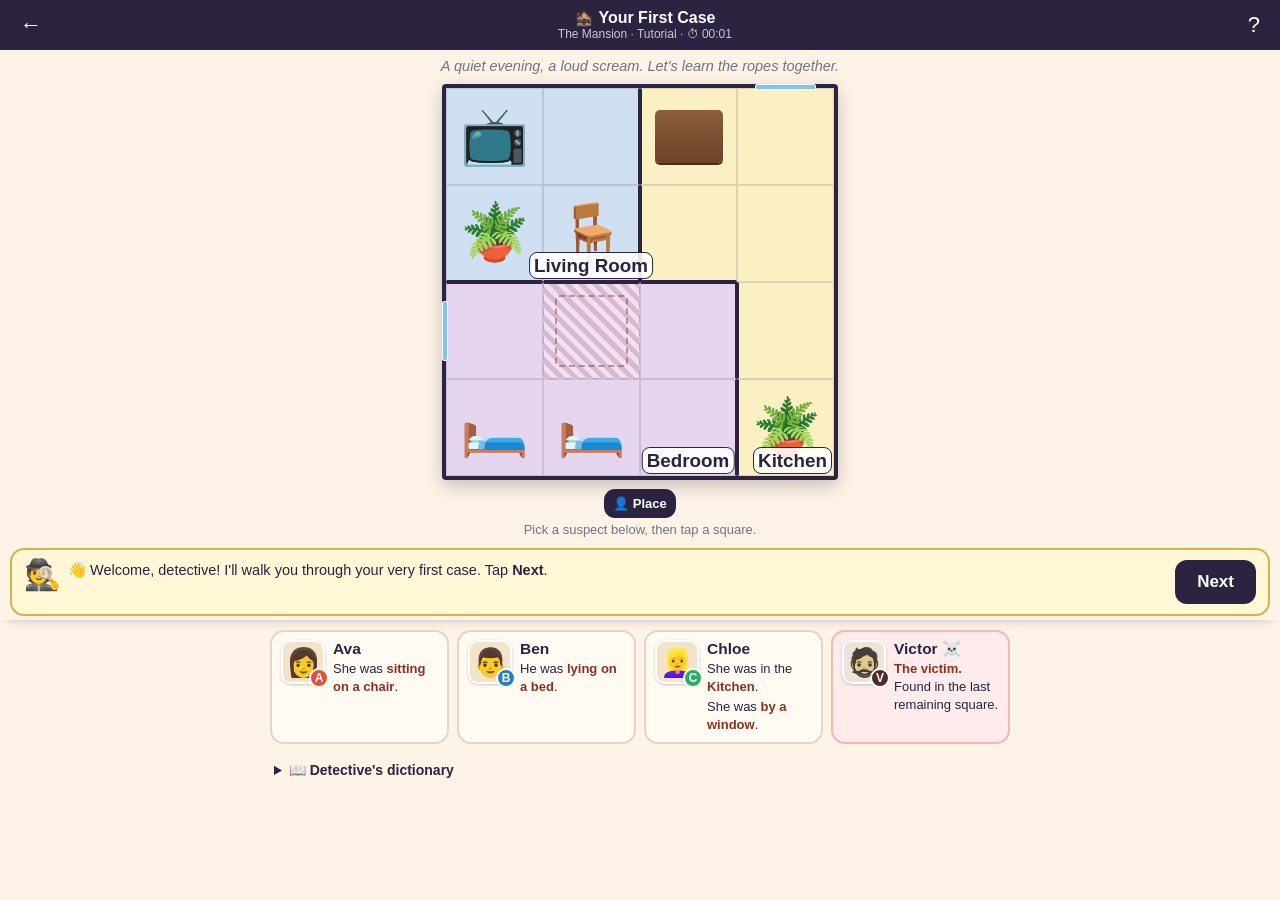
<file: index.html>
<!DOCTYPE html>
<html lang="en" dir="ltr">
<head>
<meta charset="UTF-8">
<meta name="viewport" content="width=device-width, initial-scale=1, maximum-scale=1, user-scalable=no, viewport-fit=cover">
<meta name="theme-color" content="#2b2340">
<meta name="apple-mobile-web-app-capable" content="yes">
<meta name="mobile-web-app-capable" content="yes">
<meta name="apple-mobile-web-app-status-bar-style" content="black-translucent">
<meta name="apple-mobile-web-app-title" content="Crime Grid">
<link rel="manifest" href="manifest.webmanifest">
<link rel="icon" href="icons/icon-192.png">
<link rel="apple-touch-icon" href="icons/apple-touch-icon.png">
<title>Crime Grid</title>
<style>
  :root {
    --ink: #2b2340;
    --paper: #fdf3e6;
    --card: #fffaf2;
    --accent: #c0392b;
    --ok: #2e8b57;
    --muted: #7a6f86;
    --wall: #2b2340;
    --bs: min(94vw, 470px, 44vh);
  }
  * { box-sizing: border-box; -webkit-tap-highlight-color: transparent; }
  html, body { margin: 0; height: 100%; }
  body {
    font-family: -apple-system, "Segoe UI", Roboto, "Helvetica Neue", Arial, sans-serif;
    background: var(--paper); color: var(--ink);
    user-select: none; -webkit-user-select: none;
  }
  button { font-family: inherit; cursor: pointer; color: inherit; }
  .screen { display: none; min-height: 100%; }
  .screen.active { display: block; }

  /* ---------- home ---------- */
  #home {
    background: radial-gradient(circle at 50% 0%, #4a3d6b, #2b2340 70%);
    color: #fff; text-align: center;
    padding: calc(28px + env(safe-area-inset-top)) 18px calc(36px + env(safe-area-inset-bottom));
  }
  #home .logo { font-size: 64px; }
  #home h1 { font-size: 36px; margin: 4px 0 2px; letter-spacing: .5px; }
  #home .tag { opacity: .85; font-size: 17px; margin-bottom: 20px; }
  .greet { background: rgba(255,255,255,.12); border-radius: 16px; padding: 12px 16px; width: min(380px, 100%); margin: 0 auto 16px; font-size: 16px; line-height: 1.5; cursor: pointer; }
  .greet b { font-size: 19px; }
  .greet small { opacity: .7; }
  .diff-btn {
    display: flex; align-items: center; justify-content: space-between; text-align: left;
    width: min(380px, 100%); margin: 10px auto; padding: 13px 18px;
    border: none; border-radius: 16px; font-size: 19px; font-weight: 700;
    color: var(--ink); background: #fdf3e6; box-shadow: 0 4px 0 rgba(0,0,0,.3);
  }
  .diff-btn:active { transform: translateY(2px); box-shadow: 0 2px 0 rgba(0,0,0,.3); }
  .diff-btn small { font-weight: 400; color: var(--muted); font-size: 13.5px; display: block; }
  .diff-btn .badge { background: var(--ink); color: #fff; border-radius: 10px; padding: 4px 10px; font-size: 13px; white-space: nowrap; }
  .diff-btn.extreme { background: linear-gradient(135deg, #3a0d0d, #7f1d1d); color: #fff; box-shadow: 0 4px 0 #1a0505, 0 0 18px rgba(231,76,60,.35); }
  .diff-btn.extreme small { color: #f5c6c0; }
  .diff-btn.extreme .badge { background: #fff; color: #7f1d1d; }
  .link-btn { background: none; border: 2px solid rgba(255,255,255,.5); color: #fff; padding: 9px 20px; border-radius: 30px; font-size: 15px; margin: 16px 4px 0; }
  .themes-row { margin-top: 18px; font-size: 26px; letter-spacing: 6px; opacity: .9; }

  /* ---------- game ---------- */
  #game { padding-bottom: calc(30px + env(safe-area-inset-bottom)); }
  .topbar {
    display: flex; align-items: center; justify-content: space-between;
    background: var(--ink); color: #fff;
    padding: calc(8px + env(safe-area-inset-top)) 10px 8px; position: sticky; top: 0; z-index: 6;
  }
  .topbar button { background: none; border: none; color: #fff; font-size: 22px; padding: 4px 10px; }
  .topbar .title { text-align: center; line-height: 1.2; min-width: 0; }
  .topbar .title b { font-size: 16px; display: block; white-space: nowrap; overflow: hidden; text-overflow: ellipsis; }
  .topbar .title div { font-size: 12px; opacity: .75; }
  .intro { text-align: center; font-style: italic; color: var(--muted); margin: 8px 16px 2px; font-size: 14.5px; }

  .play-area { position: sticky; z-index: 5; background: var(--paper); padding-bottom: 4px; box-shadow: 0 8px 10px -8px rgba(43,35,64,.25); }
  .board-wrap { display: flex; justify-content: center; padding: 8px 8px 2px; }
  .board {
    display: grid; width: var(--bs); height: var(--bs);
    border: 4px solid var(--wall); border-radius: 4px; background: var(--wall);
    position: relative; box-shadow: 0 6px 18px rgba(43,35,64,.25);
  }
  body.mode-x #board { touch-action: none; }
  .cell {
    position: relative; display: flex; align-items: center; justify-content: center;
    border: 0.5px solid rgba(43,35,64,.14); cursor: pointer; min-width: 0; min-height: 0;
  }
  .cell.wall-n { border-top: 2px solid var(--wall); }
  .cell.wall-s { border-bottom: 2px solid var(--wall); }
  .cell.wall-e { border-right: 2px solid var(--wall); }
  .cell.wall-w { border-left: 2px solid var(--wall); }
  .cell.dim::after { content: ""; position: absolute; inset: 0; background: rgba(43,35,64,.2); pointer-events: none; z-index: 5; }
  .cell.rug { background-image: repeating-linear-gradient(45deg, rgba(150,60,60,.18) 0 5px, rgba(255,255,255,.28) 5px 10px) !important; }
  .cell.rug::before { content: ""; position: absolute; inset: 12%; border: 2px dashed rgba(140,50,50,.45); border-radius: 4px; pointer-events: none; }
  .obj { font-size: calc(var(--bs) / var(--n) * 0.56); line-height: 1; pointer-events: none; }
  .cell.has-token .obj { position: absolute; font-size: calc(var(--bs) / var(--n) * 0.26); top: 1px; left: 2px; opacity: .8; }
  .table-obj { width: 72%; height: 56%; background: linear-gradient(#8b5e3c, #6b4428); border-radius: 5px; box-shadow: 0 2px 0 #4a2e1a; pointer-events: none; }
  .cell.has-token .table-obj { display: none; }
  .edge { position: absolute; border: 1px solid #fff; pointer-events: none; z-index: 2; border-radius: 2px; }
  .edge.n { top: -5px; left: 18%; right: 18%; height: 6px; }
  .edge.s { bottom: -5px; left: 18%; right: 18%; height: 6px; }
  .edge.w { left: -5px; top: 18%; bottom: 18%; width: 6px; }
  .edge.e { right: -5px; top: 18%; bottom: 18%; width: 6px; }
  .zone-label {
    position: absolute; bottom: 1px; left: 50%; transform: translateX(-50%);
    font-size: max(8px, calc(var(--bs) / var(--n) * 0.19)); font-weight: 600; background: rgba(255,255,255,.88); border: 1px solid var(--wall);
    padding: 0 4px; border-radius: 8px; white-space: nowrap; pointer-events: none; z-index: 4; line-height: 1.35;
  }
  .token {
    width: 80%; height: 80%; border-radius: 50%; background: #fff; border: 3px solid var(--ink);
    display: flex; align-items: center; justify-content: center;
    font-size: calc(var(--bs) / var(--n) * 0.46); position: relative; z-index: 6;
    animation: pop .18s ease-out; box-shadow: 0 2px 4px rgba(0,0,0,.25);
  }
  .token.letter { color: #fff; font-weight: 800; font-size: calc(var(--bs) / var(--n) * 0.45); border-width: 2px; border-color: #fff; }
  .token.victim { border-color: var(--accent); }
  .token.victim:not(.letter) { background: #fde4e1; }
  .token.conflict { box-shadow: 0 0 0 3px #ff2d2d; animation: pulse 1s infinite; }
  .token.locked { box-shadow: 0 0 0 3px var(--ok); }
  .drafts { position: absolute; inset: 2px; display: grid; align-items: center; justify-items: center; z-index: 4; pointer-events: none;
    font-weight: 800; font-size: calc(var(--bs) / var(--n) / var(--per) * 0.62); line-height: 1; }
  .drafts span { text-shadow: 0 0 2px #fff, 0 0 2px #fff, 0 0 3px #fff; }
  .cell.has-draft .obj, .cell.has-draft .table-obj { opacity: .35; }
  .cell.draft-sel { box-shadow: inset 0 0 0 3px var(--ink); }
  .extra { max-width: 740px; margin: 10px auto 0; padding: 10px 14px; background: #fff7d6; border: 2px dashed #d4b24c; border-radius: 14px; font-size: 14px; line-height: 1.5; }
  .extra > b:first-child { display: block; margin-bottom: 2px; }
  .extra.flash { animation: flash 1.2s; }
  @keyframes flash { 0%, 60% { background: #ffe680; } }
  @media (max-width: 760px) { .extra { margin: 10px 10px 0; } }
  .help-list { display: flex; flex-direction: column; gap: 8px; margin-top: 8px; }
  .help-list button { text-align: left; }
  .help-list small { display: block; font-weight: 400; font-size: 13px; opacity: .8; margin-top: 2px; }
  .xmark { position: absolute; inset: 0; display: flex; align-items: center; justify-content: center; color: #c0392b; font-weight: 900; font-size: calc(var(--bs) / var(--n) * 0.8); line-height: 1; opacity: .85; pointer-events: none; z-index: 3; text-shadow: 0 0 2px rgba(255,255,255,.5); }
  .xmark.auto { opacity: .45; }
  @keyframes pop { from { transform: scale(.4); } to { transform: scale(1); } }
  @keyframes pulse { 50% { box-shadow: 0 0 0 5px #ff2d2d66; } }

  .tools { display: flex; justify-content: center; gap: 4px; margin: 7px 4px 0; }
  .tool { border: 2px solid var(--ink); background: var(--card); border-radius: 11px; padding: 5px 7px; font-size: 13px; font-weight: 700; white-space: nowrap; }
  .tool.on { background: var(--ink); color: #fff; }
  .status { text-align: center; font-size: 13px; color: var(--muted); min-height: 18px; margin: 4px 10px 0; }

  .suspects { display: grid; grid-template-columns: repeat(auto-fill, minmax(160px, 1fr)); gap: 8px; padding: 10px; max-width: 760px; margin: 0 auto; }
  .suspect {
    background: var(--card); border: 2px solid #e2d6c4; border-radius: 14px; padding: 8px 9px;
    display: flex; gap: 8px; align-items: flex-start; text-align: left; position: relative; transition: transform .1s;
  }
  .suspect.sel { border-color: var(--ink); transform: scale(1.02); box-shadow: 0 4px 12px rgba(43,35,64,.25); }
  .suspect.placed { opacity: .55; }
  .suspect.placed::after { content: "✓"; position: absolute; top: 4px; right: 8px; color: var(--ok); font-weight: 900; }
  .face { flex: 0 0 auto; position: relative; width: 44px; height: 44px; border-radius: 10px; background: #f3e3c8; display: flex; align-items: center; justify-content: center; font-size: 28px; border: 2px solid #fff; box-shadow: 0 1px 3px rgba(0,0,0,.2); }
  .face .lt { position: absolute; bottom: -6px; right: -6px; width: 20px; height: 20px; border-radius: 50%; color: #fff; font-size: 12px; font-weight: 800; display: flex; align-items: center; justify-content: center; border: 2px solid #fff; }
  .suspect.is-victim { background: #fdeceb; border-color: #f2b8b2; }
  .suspect.is-victim .face { filter: grayscale(.6); }
  .suspect .nm { font-weight: 800; font-size: 15.5px; }
  .suspect .cl { font-size: 13px; line-height: 1.38; }
  .suspect .cl b { color: #8e2f22; }
  .suspect .cl div { margin-top: 2px; }

  .legend { max-width: 760px; margin: 8px auto 0; padding: 0 14px; font-size: 13px; color: var(--muted); }
  .legend summary { cursor: pointer; font-weight: 700; color: var(--ink); font-size: 14px; }
  .legend ul { margin: 6px 0; padding-left: 18px; line-height: 1.5; }


  /* ---------- journey, coins, gifts, calendar, trophies ---------- */
  .coins-pill { position: absolute; top: calc(12px + env(safe-area-inset-top)); right: 14px; background: rgba(255,255,255,.16); border-radius: 20px; padding: 6px 12px; font-size: 16px; display: flex; align-items: center; gap: 5px; }
  #home { position: relative; }
  .play-card { display: flex; align-items: center; gap: 14px; width: min(380px, 100%); margin: 0 auto; padding: 16px 18px; border: none; border-radius: 20px;
    background: linear-gradient(135deg, #7ee0b5, #3fbf8f); color: #12382a; text-align: left; box-shadow: 0 5px 0 rgba(0,0,0,.3); font-size: 22px; }
  .play-card.boss { background: linear-gradient(135deg, #ff9a8b, #e8615a); color: #3a0f0b; }
  .play-card .pc-ic { font-size: 34px; line-height: 1; }
  .play-card .pc-tx { flex: 1; } .play-card .pc-tx b { display: block; font-size: 24px; }
  .play-card small { font-size: 14px; font-weight: 600; opacity: .85; }
  .lvl-badge { background: rgba(255,255,255,.85); color: #2b2340; border-radius: 14px; min-width: 46px; padding: 6px 8px; text-align: center; font-weight: 800; font-size: 20px; }
  .journey-bar { width: min(340px, 90%); height: 8px; margin: 10px auto 0; border-radius: 6px; background: rgba(255,255,255,.18); overflow: hidden; }
  .journey-bar div { height: 100%; background: #ffd166; border-radius: 6px; }
  .section-h { margin: 18px auto 2px; font-size: 13px; letter-spacing: 2px; text-transform: uppercase; opacity: .7; }
  .mini-link { background: none; border: none; color: inherit; text-decoration: underline; font-size: inherit; padding: 0; }
  .bonus-row { display: grid; grid-template-columns: repeat(7, 1fr); gap: 5px; margin: 8px 0; }
  .bday { border: 2px solid #e2d6c4; border-radius: 10px; padding: 4px 2px; font-size: 12px; display: flex; flex-direction: column; align-items: center; gap: 2px; }
  .bday small { font-size: 10px; opacity: .7; } .bday.got { opacity: .5; } .bday.now { border-color: #f0b429; background: #fff4cc; transform: scale(1.08); }
  .cal { display: grid; grid-template-columns: repeat(7, 1fr); gap: 4px; margin: 6px 0 10px; }
  .cal-h { font-size: 12px; opacity: .6; font-weight: 700; }
  .cal-d { aspect-ratio: 1; border-radius: 10px; background: #f3ecdf; display: flex; flex-direction: column; align-items: center; justify-content: center; font-size: 13px; position: relative; }
  .cal-d.done { background: #fff1c2; } .cal-d.today { box-shadow: inset 0 0 0 2px var(--ink); } .cal-d.future { opacity: .45; }
  .cal-d .ic svg { width: 16px; height: 16px; } .cal-d.done span { font-size: 10px; }
  .cal-tro { display: flex; align-items: center; gap: 6px; justify-content: center; } .cal-tro .ic svg { width: 30px; height: 30px; }
  .ach-list { text-align: left; display: flex; flex-direction: column; gap: 6px; max-height: 46vh; overflow: auto; }
  .ach { display: flex; gap: 10px; align-items: center; padding: 6px 8px; border-radius: 12px; background: #f3ecdf; opacity: .55; font-size: 22px; }
  .ach.got { opacity: 1; background: #fff1c2; } .ach b { display: block; font-size: 15px; } .ach small { font-size: 12.5px; }
  .ach .ic svg { width: 30px; height: 30px; }
  .price { float: right; font-size: 13px; background: rgba(255,255,255,.2); border-radius: 10px; padding: 1px 7px; }
  .secondary .price { background: #f3ecdf; }
  .earned { font-size: 18px; } .lvl-done { font-weight: 800; color: var(--ok); font-size: 18px; }
  .toast { position: fixed; left: 50%; top: calc(14px + env(safe-area-inset-top)); transform: translateX(-50%); z-index: 50; background: #fffaf2; color: var(--ink);
    border-radius: 16px; padding: 10px 16px; box-shadow: 0 8px 24px rgba(0,0,0,.3); display: flex; gap: 10px; align-items: center; min-width: 260px; animation: pop .25s ease-out; transition: opacity .35s, transform .35s; }
  .toast.out { opacity: 0; transform: translate(-50%, -20px); }
  .toast.low { top: auto; bottom: calc(14px + env(safe-area-inset-bottom)); } .toast.low.out { transform: translate(-50%, 20px); }
  .toast .ti { font-size: 30px; } .toast .ti svg { width: 38px; height: 38px; } .toast b { display: block; } .toast small { font-size: 12.5px; }
  .confetti { position: fixed; inset: 0; width: 100%; height: 100%; pointer-events: none; z-index: 40; }




  .shop-card { display: flex; align-items: center; gap: 10px; width: min(380px, 100%); margin: 12px auto 0; padding: 10px 14px; border: none; border-radius: 16px;
    background: linear-gradient(135deg, #b9a2ec, #7d62c4); color: #fff; text-align: left; box-shadow: 0 4px 0 rgba(0,0,0,.3); font-size: 17px; }
  .shop-card .sc-faces { display: flex; } .shop-card .pf { width: 34px; height: 34px; font-size: 24px; margin-right: -8px; border: 2px solid #fff; border-radius: 10px; }
  .shop-card .sc-tx { flex: 1; margin-left: 8px; } .shop-card .sc-tx b { display: block; } .shop-card small { font-size: 12.5px; opacity: .9; }
  .shop-card .badge { background: #fff; color: #4a3b63; border-radius: 10px; padding: 4px 10px; font-size: 13px; font-weight: 700; }
  .cp-shop { font-size: 10px; font-weight: 800; letter-spacing: 1px; background: #f6c85f; color: #2b2340; border-radius: 8px; padding: 1px 5px; margin-left: 3px; }


  /* ---------- journey map, friends, duels ---------- */
  #map { background: radial-gradient(circle at 50% 0%, #4a3d6b, #2b2340 60%, #1d1730); color: #fff; padding-bottom: 60px; }
  .map-canvas { position: relative; margin: 0 auto; }
  .map-path { position: absolute; left: 0; top: 0; pointer-events: none; }
  .mp-todo { fill: none; stroke: rgba(255,255,255,.28); stroke-width: 6; stroke-linecap: round; stroke-dasharray: 1 14; }
  .mp-done { fill: none; stroke: #f6c85f; stroke-width: 9; stroke-linecap: round; opacity: .9; }
  .node { position: absolute; transform: translate(-50%, -50%); width: 56px; height: 56px; border-radius: 50%; border: 4px solid rgba(255,255,255,.92); padding: 0;
    font-weight: 800; font-size: 19px; display: flex; align-items: center; justify-content: center; box-shadow: 0 5px 0 rgba(0,0,0,.35); z-index: 2; }
  .node.done { background: #f6c85f; color: #2b2340; }
  .node.cur { width: 72px; height: 72px; background: #e8615a; color: #fff; font-size: 24px; animation: nodePulse 1.4s ease-in-out infinite; }
  .node.locked { background: #3a3346; color: #a49bb6; border-color: #5a5168; }
  .node.boss { width: 64px; height: 64px; }
  .node.boss.locked { background: #4a1d2a; border-color: #d6455c; color: #ff9aa8; }
  .node .nb { position: absolute; top: -17px; font-size: 9.5px; letter-spacing: 1px; background: #b5243a; color: #fff; padding: 1px 5px; border-radius: 6px; }
  .nstars { position: absolute; bottom: -15px; left: 50%; transform: translateX(-50%); font-size: 14px; white-space: nowrap; letter-spacing: -1px; }
  .nstars i { color: rgba(255,255,255,.35); font-style: normal; } .nstars i.on { color: #ffd166; text-shadow: 0 1px 0 #000; }
  .theme-dec { position: absolute; transform: translate(-50%, -50%); width: 30px; height: 30px; opacity: .8; font-size: 22px; z-index: 1; line-height: 30px; text-align: center; }
  .theme-dec svg { width: 100%; height: 100%; }
  .tier-banner { position: absolute; left: 8%; right: 8%; text-align: center; color: #ffd166; font-weight: 800; letter-spacing: 3px; text-transform: uppercase; font-size: 12.5px; border-top: 1px dashed rgba(255,209,102,.55); padding-top: 4px; z-index: 1; }
  .me-pin, .friend-pin { position: absolute; transform: translate(-50%, -50%); display: flex; flex-direction: column; align-items: center; z-index: 3; pointer-events: none; }
  .pin-face { width: 46px; height: 46px; border-radius: 50%; overflow: hidden; border: 3px solid #ffd166; background: #fff; display: flex; align-items: center; justify-content: center; font-size: 30px; box-shadow: 0 4px 10px rgba(0,0,0,.45); }
  .pin-face svg { width: 100%; height: 100%; }
  .me-pin { animation: bob 1.6s ease-in-out infinite; }
  .friend-pin .pin-face { width: 34px; height: 34px; border-color: #7aa7ff; font-size: 22px; }
  .me-pin small, .friend-pin small { background: rgba(0,0,0,.65); color: #fff; font-size: 10.5px; border-radius: 6px; padding: 0 5px; margin-top: 2px; white-space: nowrap; }
  @keyframes bob { 50% { transform: translate(-50%, -60%); } }
  @keyframes nodePulse { 50% { box-shadow: 0 5px 0 rgba(0,0,0,.35), 0 0 0 10px rgba(232,97,90,.28); } }
  .mf-btn { font-size: 14px !important; border: 1px solid rgba(255,255,255,.5) !important; border-radius: 10px; padding: 4px 10px !important; }
  .friend-list { display: flex; flex-direction: column; gap: 6px; text-align: left; max-height: 40vh; overflow: auto; margin: 8px 0; }
  .friend-row { display: flex; align-items: center; gap: 8px; background: #f3ecdf; border-radius: 12px; padding: 6px 8px; }
  .friend-row b { display: block; } .friend-row small { font-size: 12px; } .friend-row > div { flex: 1; } .friend-row .pf { width: 42px; height: 42px; font-size: 28px; }
  .mini-x { background: none; border: none; font-size: 16px; opacity: .6; }
  .share-box { min-height: 90px; font-size: 13px; text-align: left; }
  .duel { margin: 8px 0; padding: 8px; border-radius: 12px; font-weight: 800; } .duel.won { background: #d9f7e3; color: #1f6b3a; } .duel.lost { background: #fde4e1; color: #8e2f22; }
  .duel small { font-weight: 600; }
  .duel-btn { font-size: 14px !important; }

  .ios-note { background: #fff4d6; border-radius: 10px; padding: 8px 10px; font-size: 13px; text-align: left; margin: 6px 0; line-height: 1.4; }
  .ios-note button { margin-top: 6px; font-size: 13px; padding: 6px 10px; }


  .storage-note { width: min(380px, 100%); margin: 10px auto 0; padding: 8px 12px; border-radius: 12px; background: rgba(246,200,95,.16); border: 1px solid rgba(246,200,95,.5); font-size: 12.5px; line-height: 1.4; text-align: left; }
  .storage-note .mini-link { color: #ffd166; font-weight: 700; }
  .restore-h { margin: 14px 0 4px; }

  /* ---------- coin shop and skin frames ---------- */
  .coins-pill { cursor: pointer; }
  .shop-list { display: flex; flex-direction: column; gap: 10px; max-height: 58vh; overflow: auto; text-align: left; padding: 2px; }
  .pack { border-radius: 14px; padding: 10px 12px; background: #fff; border: 2px solid #e2d6c4; display: flex; flex-direction: column; gap: 6px; }
  .pack.on { box-shadow: 0 0 0 3px var(--ok); }
  .pk-top { display: flex; justify-content: space-between; align-items: center; } .pk-top b { font-size: 16px; }
  .rar { font-size: 11px; font-weight: 800; letter-spacing: 1px; text-transform: uppercase; padding: 2px 8px; border-radius: 10px; color: #fff; background: #8a8199; }
  .rar-common .rar { background: #3f9d6a; } .rar-rare .rar { background: #2f74c0; } .rar-epic .rar { background: #8e44ad; }
  .rar-legendary .rar { background: linear-gradient(90deg, #ff4fd8, #ffb300, #3bf0ff); }
  .rar-legendary { border-color: transparent; background: linear-gradient(#fff, #fff) padding-box, linear-gradient(120deg, #ff4fd8, #ffb300, #3bf0ff, #9dff4a) border-box; }
  .rar-epic { border-color: #c9a3e0; }
  .pk-faces { display: flex; gap: 8px; }
  .pf { width: 54px; height: 54px; border-radius: 12px; background: #f3ecdf; display: flex; align-items: center; justify-content: center; font-size: 36px; overflow: hidden; }
  .pf svg { width: 100%; height: 100%; }
  .pack small { font-size: 12.5px; opacity: .8; }
  .pack button { align-self: flex-start; padding: 7px 14px; font-size: 14px; }
  .pack button[disabled] { opacity: .6; }
  /* frames for the fancier packs */
  .skin-royals .face, .skin-royals .token, .pf.skin-royals, .skin-royals .af { box-shadow: 0 0 0 2px #f0c35f, 0 0 10px rgba(240,195,95,.6); animation: goldShine 2.4s ease-in-out infinite; }
  @keyframes goldShine { 50% { box-shadow: 0 0 0 2px #ffe08a, 0 0 18px rgba(255,214,120,.95); } }
  .skin-space .face, .skin-space .token, .pf.skin-space, .skin-space .af { box-shadow: 0 0 0 2px #7aa7ff, 0 0 12px rgba(122,167,255,.55); }
  .skin-neon .face, .skin-neon .token, .pf.skin-neon, .skin-neon .af { animation: neonPulse 1.8s ease-in-out infinite; }
  @keyframes neonPulse { 0%, 100% { box-shadow: 0 0 0 2px #ff4fd8, 0 0 14px #ff4fd8; } 50% { box-shadow: 0 0 0 2px #3bf0ff, 0 0 20px #3bf0ff; } }
  .skin-space .face, .skin-neon .face { background: #0b0a18 !important; }
  .skin-neon .token.art, .skin-space .token.art { background: #0b0a18; }


  .shop-h { font-size: 12px; font-weight: 800; letter-spacing: 2px; text-transform: uppercase; opacity: .65; margin: 4px 2px 0; }
  .coin-packs { display: grid; grid-template-columns: repeat(4, 1fr); gap: 6px; }
  .coin-pack { position: relative; border: 2px solid #f0c35f; background: #fff8e1; border-radius: 12px; padding: 14px 2px 6px; display: flex; flex-direction: column; align-items: center; gap: 2px; color: var(--ink); }
  .coin-pack .cp-ic { font-size: 22px; } .coin-pack .cp-ic svg { width: 26px; height: 26px; }
  .coin-pack b { font-size: 15px; } .coin-pack .cp-price { font-size: 12px; font-weight: 800; background: #3f9d6a; color: #fff; border-radius: 8px; padding: 1px 6px; }
  .cp-tag { position: absolute; top: -8px; left: 50%; transform: translateX(-50%); background: #e8615a; color: #fff; font-size: 9px; font-weight: 800; border-radius: 6px; padding: 1px 5px; white-space: nowrap; }
  .rar-premium .rar { background: linear-gradient(90deg, #b9862c, #f0c35f, #b9862c); color: #2b1a0a; }
  .rar-premium { border-color: transparent; background: linear-gradient(#fffaf0, #fffaf0) padding-box, conic-gradient(from 0deg, #f0c35f, #ff4fd8, #3bf0ff, #f0c35f) border-box; }
  .premium-btn { background: linear-gradient(135deg, #f0c35f, #d9922b) !important; color: #2b1a0a !important; }
  .skin-masquerade .face, .skin-masquerade .token, .pf.skin-masquerade, .skin-masquerade .af { animation: masq 3s ease-in-out infinite; }
  @keyframes masq { 0%, 100% { box-shadow: 0 0 0 2px #f0c35f, 0 0 12px #c2367a; } 50% { box-shadow: 0 0 0 2px #ffd98a, 0 0 20px #f0c35f; } }
  .skin-cyber .face, .skin-cyber .token, .pf.skin-cyber, .skin-cyber .af { animation: glitch 2.2s steps(1) infinite; }
  @keyframes glitch { 0%, 100% { box-shadow: 0 0 0 2px #3bf0ff, 0 0 14px #3bf0ff; } 33% { box-shadow: -2px 0 0 2px #ff4fd8, 2px 0 12px #3bf0ff; } 66% { box-shadow: 2px 0 0 2px #9dff4a, -2px 0 14px #ff4fd8; } }
  .skin-masquerade .face, .skin-cyber .face { background: #120814 !important; }
  .skin-cyber .token.art, .skin-masquerade .token.art { background: #070912; }

  /* ---------- accusation panel under the board ---------- */
  .accuse { margin: 6px 8px 0; padding: 8px 10px 10px; border-radius: 14px; background: var(--card); color: var(--ink); text-align: center; box-shadow: 0 3px 10px rgba(0,0,0,.18); font-size: 14px; line-height: 1.35; }
  .accuse[hidden] { display: none; }
  .accuse .acc-t .ic svg { width: 18px; height: 18px; }
  .acc-row { display: flex; flex-wrap: wrap; justify-content: center; gap: 6px; margin-top: 7px; }
  .acc-row button { width: 66px; background: #fff; border: 2px solid #e2d6c4; border-radius: 12px; padding: 4px 2px 5px; font-size: 12px; font-weight: 700; color: var(--ink); }
  .acc-row button:active { transform: scale(.95); }
  .acc-row .af { display: flex; justify-content: center; align-items: center; height: 36px; font-size: 28px; line-height: 1; }
  .acc-row .af svg { width: 36px; height: 36px; }
  .acc-row button.nope { opacity: .35; text-decoration: line-through; }
  .acc-msg { min-height: 18px; color: var(--accent); font-weight: 700; font-size: 13px; margin-top: 4px; }
  .acc-btns { display: flex; gap: 8px; justify-content: center; margin-top: 8px; }
  .acc-btns .primary, .acc-btns .secondary { padding: 9px 16px; font-size: 15px; }
  #game.accusing .tools, #game.accusing .status { display: none; }
  .cell.vzone::after { content: ""; position: absolute; inset: 0; pointer-events: none; z-index: 2; background: rgba(214,40,60,.16); box-shadow: inset 0 0 0 2px rgba(214,40,60,.5); animation: vz 1.8s ease-in-out infinite; }
  @keyframes vz { 50% { background: rgba(214,40,60,.30); } }

  /* ---------- daily case, tutorial coach ---------- */
  .daily-card { display: flex; align-items: center; gap: 12px; width: min(380px, 100%); margin: 0 auto; padding: 12px 16px; border: none; border-radius: 16px;
    background: linear-gradient(135deg, #ffe08a, #ffb86b); color: var(--ink); text-align: left; box-shadow: 0 4px 0 rgba(0,0,0,.3); font-size: 18px; }
  .daily-card .dc-ic { font-size: 30px; line-height: 1; }
  .daily-card .dc-tx { flex: 1; } .daily-card .dc-tx b { display: block; }
  .daily-card small { font-weight: 400; font-size: 13.5px; color: #6b4f2a; }
  .daily-card .badge { background: var(--ink); color: #fff; border-radius: 10px; padding: 4px 10px; font-size: 13px; white-space: nowrap; }
  .missions, .chest { width: min(380px, 100%); margin: 10px auto 0; border-radius: 12px; background: rgba(255,255,255,.08); border: 1px solid rgba(255,214,150,.25); padding: 10px 12px; text-align: left; }
  .mi-h { display: flex; justify-content: space-between; align-items: center; font-size: 15px; margin-bottom: 6px; }
  .mi-h span { font-size: 13px; opacity: .9; } .mi-h .ic svg { width: 16px; height: 16px; vertical-align: -3px; }
  .mi { display: flex; align-items: center; gap: 8px; padding: 5px 0; font-size: 14px; border-top: 1px dashed rgba(255,255,255,.14); }
  .mi-ck { width: 20px; height: 20px; border-radius: 50%; border: 2px solid #d9a441; display: inline-flex; align-items: center; justify-content: center; font-size: 13px; color: #1c1822; flex: 0 0 auto; }
  .mi.done .mi-ck { background: #d9a441; } .mi.done .mi-tx { opacity: .55; text-decoration: line-through; }
  .mi-tx { flex: 1; } .mi-pr { font-size: 12px; opacity: .75; } .mi-rw { font-size: 13px; white-space: nowrap; } .mi-rw .ic svg { width: 14px; height: 14px; vertical-align: -2px; }
  .chest { display: flex; align-items: center; gap: 12px; }
  .ch-ic .ic svg { width: 38px; height: 38px; } .ch-tx { flex: 1; }
  .ch-bar { height: 10px; border-radius: 6px; background: rgba(255,255,255,.18); overflow: hidden; margin: 6px 0 4px; }
  .ch-bar div { height: 100%; background: linear-gradient(90deg, #ffd166, #ff7b8b); border-radius: 6px; transition: width .6s; }
  .chest small { font-size: 12.5px; opacity: .85; } .chest small .ic svg { width: 13px; height: 13px; vertical-align: -2px; }
  .ret-lines { margin: 8px 0; padding: 8px 10px; border-radius: 10px; background: rgba(217,164,65,.18); font-size: 14px; text-align: left; }
  .ret-lines .ic svg { width: 16px; height: 16px; vertical-align: -3px; }
  .streak { font-size: 13.5px; opacity: .85; margin: 6px 0 4px; }
  .coach { display: flex; gap: 10px; align-items: flex-start; margin: 8px 10px 0; padding: 10px 12px; background: #fff7d6; border: 2px solid #d4b24c; border-radius: 14px; font-size: 14.5px; line-height: 1.45; text-align: left; }
  .coach[hidden] { display: none; }
  .coach-face { font-size: 30px; line-height: 1; flex: 0 0 auto; width: 34px; }
  .coach-tx { flex: 1; }
  .coach-next { padding: 8px 14px; font-size: 15px; align-self: center; }
  .coach-hl { animation: glow 1.1s ease-in-out infinite; z-index: 3; }
  .cell.coach-hl { box-shadow: inset 0 0 0 4px #ff9f1c; }
  .suspect.coach-hl { border-color: #ff9f1c; }
  @keyframes glow { 50% { filter: brightness(1.12); box-shadow: 0 0 0 4px #ff9f1c88; } }
  .tut #mode-draft, .tut #mode-x, .tut #hint, .tut #reset, .tut #undo { display: none; }

  /* ---------- overlays ---------- */
  .modal-bg { position: fixed; inset: 0; background: rgba(20,15,35,.6); display: none; align-items: center; justify-content: center; z-index: 20; padding: 16px; }
  .modal-bg.show { display: flex; }
  .modal { background: var(--card); border-radius: 20px; padding: 20px 18px; max-width: 440px; width: 100%; max-height: 90vh; overflow: auto; text-align: center; animation: pop .2s ease-out; }
  .modal h2 { margin: 4px 0 10px; }
  .modal p { line-height: 1.5; }
  .modal .big { font-size: 54px; }
  .modal .row { display: flex; gap: 10px; justify-content: center; flex-wrap: wrap; margin-top: 14px; }
  .primary { background: var(--ink); color: #fff; border: none; border-radius: 12px; padding: 12px 22px; font-size: 17px; font-weight: 700; }
  .secondary { background: none; border: 2px solid var(--ink); border-radius: 12px; padding: 10px 20px; font-size: 16px; font-weight: 700; }
  .name-in { width: 100%; font: inherit; font-size: 20px; text-align: center; padding: 12px; border: 2px solid var(--ink); border-radius: 12px; background: #fff; color: var(--ink); user-select: text; -webkit-user-select: text; }
  .accuse-grid { display: grid; grid-template-columns: repeat(auto-fill, minmax(86px, 1fr)); gap: 8px; margin-top: 12px; }
  .accuse-grid button { background: #fff; border: 2px solid #e2d6c4; border-radius: 14px; padding: 8px 4px; font-size: 14px; font-weight: 700; }
  .accuse-grid button span { display: block; font-size: 30px; }
  .accuse-grid button.nope { opacity: .35; text-decoration: line-through; }
  .howto { text-align: left; font-size: 15px; }
  .howto li { margin-bottom: 6px; }
  .steps { text-align: left; line-height: 1.7; padding-left: 22px; }
  .shake { animation: shake .35s; }
  @keyframes shake { 0%,100% { transform: translateX(0); } 25% { transform: translateX(-8px); } 75% { transform: translateX(8px); } }

  #loading { position: fixed; inset: 0; background: rgba(43,35,64,.92); color: #fff; z-index: 30; display: none; flex-direction: column; align-items: center; justify-content: center; text-align: center; }
  #loading.show { display: flex; }
  #loading .spin { font-size: 64px; animation: wobble 1.2s ease-in-out infinite; }
  #loading p { font-size: 18px; margin-top: 14px; }
  @keyframes wobble { 0%,100% { transform: rotate(-12deg) scale(1); } 50% { transform: rotate(12deg) scale(1.12); } }

  /* ---------- languages: picker, right-to-left layout ---------- */
  .lang-row { display: flex; flex-wrap: wrap; gap: 6px; justify-content: center; margin: 6px 0 4px; }
  .lang-btn { border: 2px solid var(--ink); background: var(--card); color: var(--ink); border-radius: 12px; padding: 7px 14px; font-size: 16px; font-weight: 700; }
  .lang-btn.on { background: var(--ink); color: #fff; }
  .set-h { font-size: 12px; font-weight: 800; letter-spacing: 1.5px; text-transform: uppercase; opacity: .65; margin: 14px 0 2px; }
  .code-box { direction: ltr; text-align: left; }
  /* the board is a picture of a floor plan: it never flips, so "to the left" always means the left of the screen */
  .board, .map-canvas, .scene-wrap, .drafts { direction: ltr; }
  body.rtl .zone-label, body.rtl .rip, body.rtl .cl, body.rtl .nm { direction: rtl; }
  body.rtl .topbar #back, body.rtl .topbar #map-back { transform: scaleX(-1); }
  body.rtl .suspect.placed::after { right: auto; left: 8px; }
  body.rtl .price { float: left; }
  body.rtl .coins-pill { right: auto; left: 14px; }
  body.rtl .friend-row, body.rtl .ach, body.rtl .pack, body.rtl .coach, body.rtl .help-list button { text-align: right; }
  body.rtl .streak, body.rtl .greet, body.rtl .storage-note { text-align: center; }
  body.rtl .storage-note, body.rtl .ios-note, body.rtl .howto, body.rtl .steps { text-align: right; }
  body.rtl .steps { padding-right: 22px; padding-left: 0; }
  body.rtl .cp-tag { white-space: nowrap; }
  body.rtl .toast { text-align: right; }
  body.lang-he, body.lang-ru { letter-spacing: 0 !important; }
  body.lang-he .suspect .nm, body.lang-he .diff-btn, body.lang-he .tool, body.lang-he .primary, body.lang-he .secondary, body.lang-he h1, body.lang-he h2, body.lang-he .lvl-badge { text-transform: none; }
  .fold { width: min(380px, 100%); margin: 12px auto 0; text-align: center; }
  .fold > summary { cursor: pointer; list-style: none; padding: 11px 16px; border-radius: 14px; background: rgba(255,255,255,.1); border: 1px solid rgba(255,255,255,.25); font-size: 15px; font-weight: 700; }
  .fold > summary::-webkit-details-marker { display: none; }
  .fold > summary::after { content: " \25BE"; opacity: .7; } .fold[open] > summary::after { content: " \25B4"; }
  .home-links { display: flex; justify-content: center; flex-wrap: wrap; gap: 8px; margin-top: 14px; }
  .home-links .link-btn { margin: 0; padding: 9px 14px; }
  .home-more { display: flex; justify-content: center; flex-wrap: wrap; gap: 4px 14px; margin-top: 10px; }
  .home-more .link-btn { margin: 0; border: none; padding: 6px 4px; font-size: 14px; opacity: .8; text-decoration: underline; }
  .fold #diffs { margin-top: 8px; }
  #home .greet { padding: 8px 14px; font-size: 14px; margin: 14px auto 0; } #home .greet small { display: none; }
  @media (max-height: 720px) { :root { --bs: min(94vw, 470px, 39vh); } }
  @media (max-width: 480px) { .suspects { grid-template-columns: 1fr; gap: 6px; padding: 8px; } }
  /* zone labels: always above avatars/objects and never outside the board */
  .zone-label { z-index: 8 !important; } .cell.has-zl { z-index: 7; }
  .zone-label.zl-l { left: 1px; transform: none; }
  .zone-label.zl-r { left: auto; right: 1px; transform: none; }
  @media (max-width: 400px) { .tools { gap: 3px; margin: 7px 2px 0; } .tool { padding: 5px 5px; font-size: 12px; } body.art .tool .ic svg { width: 16px; height: 16px; } }
</style>
</head>
<body>

<section id="home" class="screen active">
  <div class="logo">🕵️</div>
  <h1>Crime Grid</h1>
  <div class="tag" data-t="Sudoku meets murder mystery">Sudoku meets murder mystery</div>
  <div class="coins-pill" id="coins-pill"></div>
  <div id="journey"></div>
  <div id="daily"></div>
  <div class="greet" id="greet"></div>
  <details class="fold" id="rewards-fold"><summary id="rewards-sum"></summary><div id="rewards-body"></div></details>
  <details class="fold" id="free-fold"><summary data-t="Free play">Free play</summary>
    <div id="diffs"></div>
  <div class="themes-row">🏚️🚢🌲🚀🏛️🚂🎪🏰🏔️</div>
  </details>
  <div class="home-links">
    <button class="link-btn" id="shop-btn"></button>
    <button class="link-btn" id="ach-btn"></button>
    <button class="link-btn" id="settings-btn"></button>
  </div>
  <div class="home-more">
    <button class="link-btn" id="tut-btn">🎓 <span data-t="Tutorial">Tutorial</span></button>
    <button class="link-btn" id="howto-home" data-t="How to play">How to play</button>
    <button class="link-btn" id="install-btn" hidden>📲 <span data-t="Install app">Install app</span></button>
  </div>
</section>

<section id="game" class="screen">
  <div class="topbar" id="topbar">
    <button id="back" aria-label="Back" data-t-label="Back">←</button>
    <div class="title"><b id="case-title"></b><div id="case-sub"></div></div>
    <button id="howto-game" aria-label="Help" data-t-label="Help">?</button>
  </div>
  <div class="intro" id="intro"></div>
  <div class="play-area" id="play-area">
    <div class="board-wrap"><div class="board" id="board"></div></div>
    <div class="tools">
      <button class="tool on" id="mode-place">👤 <span data-t="Place">Place</span></button>
      <button class="tool" id="mode-draft">✏️ <span data-t="Draft">Draft</span></button>
      <button class="tool" id="mode-x">✕ <span data-t="Mark">Mark</span></button>
      <button class="tool" id="undo" aria-label="Undo" data-t-label="Undo">↶</button>
      <button class="tool" id="hint">💡 <span data-t="Help">Help</span></button>
      <button class="tool" id="reset" aria-label="Clear" data-t-label="Clear">🗑️</button>
    </div>
    <div class="status" id="status"></div>
    <div class="coach" id="coach" hidden></div>
  </div>
  <div class="extra" id="extra" hidden></div>
  <div class="suspects" id="suspects"></div>
  <details class="legend" id="legend"></details>
</section>

<section id="map" class="screen">
  <div class="topbar map-top">
    <button id="map-back" aria-label="Back" data-t-label="Back">←</button>
    <div class="title"><b data-t="The Journey">The Journey</b><div data-t="Every level is a brand-new case">Every level is a brand-new case</div></div>
    <button id="map-friends" class="mf-btn">Share</button>
  </div>
  <div class="map-canvas" id="map-canvas"></div>
</section>

<div class="modal-bg" id="modal"><div class="modal" id="modal-body"></div></div>
<div id="loading"><div class="spin">🔍</div><p id="loading-text" data-t="Building the crime scene…">Building the crime scene…</p></div>

<script src="engine.js"></script>
<script src="i18n.js"></script>
<script src="i18n-he.js"></script>
<script src="i18n-ru.js"></script>
<script src="i18n-es.js"></script>
<script src="app.js"></script>
</body>
</html>
</file>
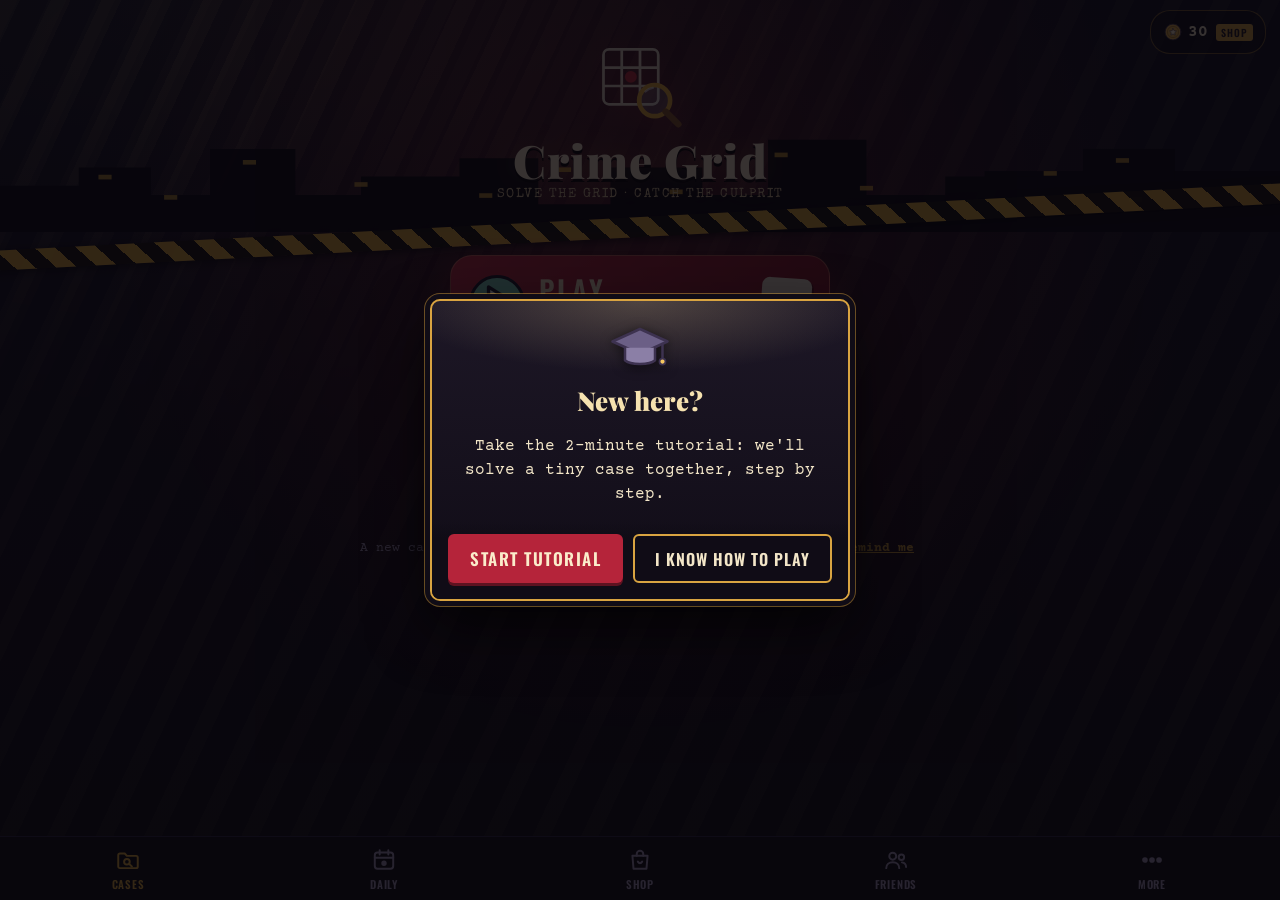
<file: v2/index.html>
<!DOCTYPE html>
<html lang="en" dir="ltr">
<head>
<meta charset="UTF-8">
<meta name="viewport" content="width=device-width, initial-scale=1, maximum-scale=1, user-scalable=no, viewport-fit=cover">
<meta name="theme-color" content="#0c0a11">
<meta name="apple-mobile-web-app-capable" content="yes">
<meta name="mobile-web-app-capable" content="yes">
<meta name="apple-mobile-web-app-status-bar-style" content="black-translucent">
<meta name="apple-mobile-web-app-title" content="Crime Grid">
<link rel="manifest" href="manifest.webmanifest">
<link rel="icon" href="icons/icon-192.png">
<link rel="apple-touch-icon" href="icons/apple-touch-icon.png">
<title>Crime Grid</title>
<style>
  :root {
    --ink: #2b2340;
    --paper: #fdf3e6;
    --card: #fffaf2;
    --accent: #c0392b;
    --ok: #2e8b57;
    --muted: #7a6f86;
    --wall: #2b2340;
    --bs: min(94vw, 470px, 44vh);
  }
  * { box-sizing: border-box; -webkit-tap-highlight-color: transparent; }
  html, body { margin: 0; height: 100%; }
  body {
    font-family: -apple-system, "Segoe UI", Roboto, "Helvetica Neue", Arial, sans-serif;
    background: var(--paper); color: var(--ink);
    user-select: none; -webkit-user-select: none;
  }
  button { font-family: inherit; cursor: pointer; color: inherit; }
  .screen { display: none; min-height: 100%; }
  .screen.active { display: block; }

  /* ---------- home ---------- */
  #home {
    background: radial-gradient(circle at 50% 0%, #4a3d6b, #2b2340 70%);
    color: #fff; text-align: center;
    padding: calc(28px + env(safe-area-inset-top)) 18px calc(36px + env(safe-area-inset-bottom));
  }
  #home .logo { font-size: 64px; }
  #home h1 { font-size: 36px; margin: 4px 0 2px; letter-spacing: .5px; }
  #home .tag { opacity: .85; font-size: 17px; margin-bottom: 20px; }
  .greet { background: rgba(255,255,255,.12); border-radius: 16px; padding: 12px 16px; width: min(380px, 100%); margin: 0 auto 16px; font-size: 16px; line-height: 1.5; cursor: pointer; }
  .greet b { font-size: 19px; }
  .greet small { opacity: .7; }
  .diff-btn {
    display: flex; align-items: center; justify-content: space-between; text-align: left;
    width: min(380px, 100%); margin: 10px auto; padding: 13px 18px;
    border: none; border-radius: 16px; font-size: 19px; font-weight: 700;
    color: var(--ink); background: #fdf3e6; box-shadow: 0 4px 0 rgba(0,0,0,.3);
  }
  .diff-btn:active { transform: translateY(2px); box-shadow: 0 2px 0 rgba(0,0,0,.3); }
  .diff-btn small { font-weight: 400; color: var(--muted); font-size: 13.5px; display: block; }
  .diff-btn .badge { background: var(--ink); color: #fff; border-radius: 10px; padding: 4px 10px; font-size: 13px; white-space: nowrap; }
  .diff-btn.extreme { background: linear-gradient(135deg, #3a0d0d, #7f1d1d); color: #fff; box-shadow: 0 4px 0 #1a0505, 0 0 18px rgba(231,76,60,.35); }
  .diff-btn.extreme small { color: #f5c6c0; }
  .diff-btn.extreme .badge { background: #fff; color: #7f1d1d; }
  .link-btn { background: none; border: 2px solid rgba(255,255,255,.5); color: #fff; padding: 9px 20px; border-radius: 30px; font-size: 15px; margin: 16px 4px 0; }
  .themes-row { margin-top: 18px; font-size: 26px; letter-spacing: 6px; opacity: .9; }

  /* ---------- game ---------- */
  #game { padding-bottom: calc(30px + env(safe-area-inset-bottom)); }
  .topbar {
    display: flex; align-items: center; justify-content: space-between;
    background: var(--ink); color: #fff;
    padding: calc(8px + env(safe-area-inset-top)) 10px 8px; position: sticky; top: 0; z-index: 6;
  }
  .topbar button { background: none; border: none; color: #fff; font-size: 22px; padding: 4px 10px; }
  .topbar .title { text-align: center; line-height: 1.2; min-width: 0; }
  .topbar .title b { font-size: 16px; display: block; white-space: nowrap; overflow: hidden; text-overflow: ellipsis; }
  .topbar .title div { font-size: 12px; opacity: .75; }
  .intro { text-align: center; font-style: italic; color: var(--muted); margin: 8px 16px 2px; font-size: 14.5px; }

  .play-area { position: sticky; z-index: 5; background: var(--paper); padding-bottom: 4px; box-shadow: 0 8px 10px -8px rgba(43,35,64,.25); }
  .board-wrap { display: flex; justify-content: center; padding: 8px 8px 2px; }
  .board {
    display: grid; width: var(--bs); height: var(--bs);
    border: 4px solid var(--wall); border-radius: 4px; background: var(--wall);
    position: relative; box-shadow: 0 6px 18px rgba(43,35,64,.25);
  }
  body.mode-x #board { touch-action: none; }
  .cell {
    position: relative; display: flex; align-items: center; justify-content: center;
    border: 0.5px solid rgba(43,35,64,.14); cursor: pointer; min-width: 0; min-height: 0;
  }
  .cell.wall-n { border-top: 2px solid var(--wall); }
  .cell.wall-s { border-bottom: 2px solid var(--wall); }
  .cell.wall-e { border-right: 2px solid var(--wall); }
  .cell.wall-w { border-left: 2px solid var(--wall); }
  .cell.dim::after { content: ""; position: absolute; inset: 0; background: rgba(43,35,64,.2); pointer-events: none; z-index: 5; }
  .cell.rug { background-image: repeating-linear-gradient(45deg, rgba(150,60,60,.18) 0 5px, rgba(255,255,255,.28) 5px 10px) !important; }
  .cell.rug::before { content: ""; position: absolute; inset: 12%; border: 2px dashed rgba(140,50,50,.45); border-radius: 4px; pointer-events: none; }
  .obj { font-size: calc(var(--bs) / var(--n) * 0.56); line-height: 1; pointer-events: none; }
  .cell.has-token .obj { position: absolute; font-size: calc(var(--bs) / var(--n) * 0.26); top: 1px; left: 2px; opacity: .8; }
  .table-obj { width: 72%; height: 56%; background: linear-gradient(#8b5e3c, #6b4428); border-radius: 5px; box-shadow: 0 2px 0 #4a2e1a; pointer-events: none; }
  .cell.has-token .table-obj { display: none; }
  .edge { position: absolute; border: 1px solid #fff; pointer-events: none; z-index: 2; border-radius: 2px; }
  .edge.n { top: -5px; left: 18%; right: 18%; height: 6px; }
  .edge.s { bottom: -5px; left: 18%; right: 18%; height: 6px; }
  .edge.w { left: -5px; top: 18%; bottom: 18%; width: 6px; }
  .edge.e { right: -5px; top: 18%; bottom: 18%; width: 6px; }
  .zone-label {
    position: absolute; bottom: 1px; left: 50%; transform: translateX(-50%);
    font-size: max(8px, calc(var(--bs) / var(--n) * 0.19)); font-weight: 600; background: rgba(255,255,255,.88); border: 1px solid var(--wall);
    padding: 0 4px; border-radius: 8px; white-space: nowrap; pointer-events: none; z-index: 4; line-height: 1.35;
  }
  .token {
    width: 80%; height: 80%; border-radius: 50%; background: #fff; border: 3px solid var(--ink);
    display: flex; align-items: center; justify-content: center;
    font-size: calc(var(--bs) / var(--n) * 0.46); position: relative; z-index: 6;
    animation: pop .18s ease-out; box-shadow: 0 2px 4px rgba(0,0,0,.25);
  }
  .token.letter { color: #fff; font-weight: 800; font-size: calc(var(--bs) / var(--n) * 0.45); border-width: 2px; border-color: #fff; }
  .token.victim { border-color: var(--accent); }
  .token.victim:not(.letter) { background: #fde4e1; }
  .token.conflict { box-shadow: 0 0 0 3px #ff2d2d; animation: pulse 1s infinite; }
  .token.locked { box-shadow: 0 0 0 3px var(--ok); }
  .drafts { position: absolute; inset: 2px; display: grid; align-items: center; justify-items: center; z-index: 4; pointer-events: none;
    font-weight: 800; font-size: calc(var(--bs) / var(--n) / var(--per) * 0.62); line-height: 1; }
  .drafts span { text-shadow: 0 0 2px #fff, 0 0 2px #fff, 0 0 3px #fff; }
  .cell.has-draft .obj, .cell.has-draft .table-obj { opacity: .35; }
  .cell.draft-sel { box-shadow: inset 0 0 0 3px var(--ink); }
  .extra { max-width: 740px; margin: 10px auto 0; padding: 10px 14px; background: #fff7d6; border: 2px dashed #d4b24c; border-radius: 14px; font-size: 14px; line-height: 1.5; }
  .extra > b:first-child { display: block; margin-bottom: 2px; }
  .extra.flash { animation: flash 1.2s; }
  @keyframes flash { 0%, 60% { background: #ffe680; } }
  @media (max-width: 760px) { .extra { margin: 10px 10px 0; } }
  .help-list { display: flex; flex-direction: column; gap: 8px; margin-top: 8px; }
  .help-list button { text-align: left; }
  .help-list small { display: block; font-weight: 400; font-size: 13px; opacity: .8; margin-top: 2px; }
  .xmark { position: absolute; inset: 0; display: flex; align-items: center; justify-content: center; color: #c0392b; font-weight: 900; font-size: calc(var(--bs) / var(--n) * 0.8); line-height: 1; opacity: .85; pointer-events: none; z-index: 3; text-shadow: 0 0 2px rgba(255,255,255,.5); }
  .xmark.auto { opacity: .45; }
  @keyframes pop { from { transform: scale(.4); } to { transform: scale(1); } }
  @keyframes pulse { 50% { box-shadow: 0 0 0 5px #ff2d2d66; } }

  .tools { display: flex; justify-content: center; gap: 4px; margin: 7px 4px 0; }
  .tool { border: 2px solid var(--ink); background: var(--card); border-radius: 11px; padding: 5px 7px; font-size: 13px; font-weight: 700; white-space: nowrap; }
  .tool.on { background: var(--ink); color: #fff; }
  .status { text-align: center; font-size: 13px; color: var(--muted); min-height: 18px; margin: 4px 10px 0; }

  .suspects { display: grid; grid-template-columns: repeat(auto-fill, minmax(160px, 1fr)); gap: 8px; padding: 10px; max-width: 760px; margin: 0 auto; }
  .suspect {
    background: var(--card); border: 2px solid #e2d6c4; border-radius: 14px; padding: 8px 9px;
    display: flex; gap: 8px; align-items: flex-start; text-align: left; position: relative; transition: transform .1s;
  }
  .suspect.sel { border-color: var(--ink); transform: scale(1.02); box-shadow: 0 4px 12px rgba(43,35,64,.25); }
  .suspect.placed { opacity: .55; }
  .suspect.placed::after { content: "✓"; position: absolute; top: 4px; right: 8px; color: var(--ok); font-weight: 900; }
  .face { flex: 0 0 auto; position: relative; width: 44px; height: 44px; border-radius: 10px; background: #f3e3c8; display: flex; align-items: center; justify-content: center; font-size: 28px; border: 2px solid #fff; box-shadow: 0 1px 3px rgba(0,0,0,.2); }
  .face .lt { position: absolute; bottom: -6px; right: -6px; width: 20px; height: 20px; border-radius: 50%; color: #fff; font-size: 12px; font-weight: 800; display: flex; align-items: center; justify-content: center; border: 2px solid #fff; }
  .suspect.is-victim { background: #fdeceb; border-color: #f2b8b2; }
  .suspect.is-victim .face { filter: grayscale(.6); }
  .suspect .nm { font-weight: 800; font-size: 15.5px; }
  .suspect .cl { font-size: 13px; line-height: 1.38; }
  .suspect .cl b { color: #8e2f22; }
  .suspect .cl div { margin-top: 2px; }

  .legend { max-width: 760px; margin: 8px auto 0; padding: 0 14px; font-size: 13px; color: var(--muted); }
  .legend summary { cursor: pointer; font-weight: 700; color: var(--ink); font-size: 14px; }
  .legend ul { margin: 6px 0; padding-left: 18px; line-height: 1.5; }


  /* ---------- journey, coins, gifts, calendar, trophies ---------- */
  .coins-pill { position: absolute; top: calc(12px + env(safe-area-inset-top)); right: 14px; background: rgba(255,255,255,.16); border-radius: 20px; padding: 6px 12px; font-size: 16px; display: flex; align-items: center; gap: 5px; }
  #home { position: relative; }
  .play-card { display: flex; align-items: center; gap: 14px; width: min(380px, 100%); margin: 0 auto; padding: 16px 18px; border: none; border-radius: 20px;
    background: linear-gradient(135deg, #7ee0b5, #3fbf8f); color: #12382a; text-align: left; box-shadow: 0 5px 0 rgba(0,0,0,.3); font-size: 22px; }
  .play-card.boss { background: linear-gradient(135deg, #ff9a8b, #e8615a); color: #3a0f0b; }
  .play-card .pc-ic { font-size: 34px; line-height: 1; }
  .play-card .pc-tx { flex: 1; } .play-card .pc-tx b { display: block; font-size: 24px; }
  .play-card small { font-size: 14px; font-weight: 600; opacity: .85; }
  .lvl-badge { background: rgba(255,255,255,.85); color: #2b2340; border-radius: 14px; min-width: 46px; padding: 6px 8px; text-align: center; font-weight: 800; font-size: 20px; }
  .journey-bar { width: min(340px, 90%); height: 8px; margin: 10px auto 0; border-radius: 6px; background: rgba(255,255,255,.18); overflow: hidden; }
  .journey-bar div { height: 100%; background: #ffd166; border-radius: 6px; }
  .section-h { margin: 18px auto 2px; font-size: 13px; letter-spacing: 2px; text-transform: uppercase; opacity: .7; }
  .mini-link { background: none; border: none; color: inherit; text-decoration: underline; font-size: inherit; padding: 0; }
  .bonus-row { display: grid; grid-template-columns: repeat(7, 1fr); gap: 5px; margin: 8px 0; }
  .bday { border: 2px solid #e2d6c4; border-radius: 10px; padding: 4px 2px; font-size: 12px; display: flex; flex-direction: column; align-items: center; gap: 2px; }
  .bday small { font-size: 10px; opacity: .7; } .bday.got { opacity: .5; } .bday.now { border-color: #f0b429; background: #fff4cc; transform: scale(1.08); }
  .cal { display: grid; grid-template-columns: repeat(7, 1fr); gap: 4px; margin: 6px 0 10px; }
  .cal-h { font-size: 12px; opacity: .6; font-weight: 700; }
  .cal-d { aspect-ratio: 1; border-radius: 10px; background: #f3ecdf; display: flex; flex-direction: column; align-items: center; justify-content: center; font-size: 13px; position: relative; }
  .cal-d.done { background: #fff1c2; } .cal-d.today { box-shadow: inset 0 0 0 2px var(--ink); } .cal-d.future { opacity: .45; }
  .cal-d .ic svg { width: 16px; height: 16px; } .cal-d.done span { font-size: 10px; }
  .cal-tro { display: flex; align-items: center; gap: 6px; justify-content: center; } .cal-tro .ic svg { width: 30px; height: 30px; }
  .ach-list { text-align: left; display: flex; flex-direction: column; gap: 6px; max-height: 46vh; overflow: auto; }
  .ach { display: flex; gap: 10px; align-items: center; padding: 6px 8px; border-radius: 12px; background: #f3ecdf; opacity: .55; font-size: 22px; }
  .ach.got { opacity: 1; background: #fff1c2; } .ach b { display: block; font-size: 15px; } .ach small { font-size: 12.5px; }
  .ach .ic svg { width: 30px; height: 30px; }
  .price { float: right; font-size: 13px; background: rgba(255,255,255,.2); border-radius: 10px; padding: 1px 7px; }
  .secondary .price { background: #f3ecdf; }
  .earned { font-size: 18px; } .lvl-done { font-weight: 800; color: var(--ok); font-size: 18px; }
  .toast { position: fixed; left: 50%; top: calc(14px + env(safe-area-inset-top)); transform: translateX(-50%); z-index: 50; background: #fffaf2; color: var(--ink);
    border-radius: 16px; padding: 10px 16px; box-shadow: 0 8px 24px rgba(0,0,0,.3); display: flex; gap: 10px; align-items: center; min-width: 260px; animation: pop .25s ease-out; transition: opacity .35s, transform .35s; }
  .toast.out { opacity: 0; transform: translate(-50%, -20px); }
  .toast.low { top: auto; bottom: calc(14px + env(safe-area-inset-bottom)); } .toast.low.out { transform: translate(-50%, 20px); }
  .toast .ti { font-size: 30px; } .toast .ti svg { width: 38px; height: 38px; } .toast b { display: block; } .toast small { font-size: 12.5px; }
  .confetti { position: fixed; inset: 0; width: 100%; height: 100%; pointer-events: none; z-index: 40; }




  .shop-card { display: flex; align-items: center; gap: 10px; width: min(380px, 100%); margin: 12px auto 0; padding: 10px 14px; border: none; border-radius: 16px;
    background: linear-gradient(135deg, #b9a2ec, #7d62c4); color: #fff; text-align: left; box-shadow: 0 4px 0 rgba(0,0,0,.3); font-size: 17px; }
  .shop-card .sc-faces { display: flex; } .shop-card .pf { width: 34px; height: 34px; font-size: 24px; margin-right: -8px; border: 2px solid #fff; border-radius: 10px; }
  .shop-card .sc-tx { flex: 1; margin-left: 8px; } .shop-card .sc-tx b { display: block; } .shop-card small { font-size: 12.5px; opacity: .9; }
  .shop-card .badge { background: #fff; color: #4a3b63; border-radius: 10px; padding: 4px 10px; font-size: 13px; font-weight: 700; }
  .cp-shop { font-size: 10px; font-weight: 800; letter-spacing: 1px; background: #f6c85f; color: #2b2340; border-radius: 8px; padding: 1px 5px; margin-left: 3px; }


  /* ---------- journey map, friends, duels ---------- */
  #map { background: radial-gradient(circle at 50% 0%, #4a3d6b, #2b2340 60%, #1d1730); color: #fff; padding-bottom: 60px; }
  .map-canvas { position: relative; margin: 0 auto; }
  .map-path { position: absolute; left: 0; top: 0; pointer-events: none; }
  .mp-todo { fill: none; stroke: rgba(255,255,255,.28); stroke-width: 6; stroke-linecap: round; stroke-dasharray: 1 14; }
  .mp-done { fill: none; stroke: #f6c85f; stroke-width: 9; stroke-linecap: round; opacity: .9; }
  .node { position: absolute; transform: translate(-50%, -50%); width: 56px; height: 56px; border-radius: 50%; border: 4px solid rgba(255,255,255,.92); padding: 0;
    font-weight: 800; font-size: 19px; display: flex; align-items: center; justify-content: center; box-shadow: 0 5px 0 rgba(0,0,0,.35); z-index: 2; }
  .node.done { background: #f6c85f; color: #2b2340; }
  .node.cur { width: 72px; height: 72px; background: #e8615a; color: #fff; font-size: 24px; animation: nodePulse 1.4s ease-in-out infinite; }
  .node.locked { background: #3a3346; color: #a49bb6; border-color: #5a5168; }
  .node.boss { width: 64px; height: 64px; }
  .node.boss.locked { background: #4a1d2a; border-color: #d6455c; color: #ff9aa8; }
  .node .nb { position: absolute; top: -17px; font-size: 9.5px; letter-spacing: 1px; background: #b5243a; color: #fff; padding: 1px 5px; border-radius: 6px; }
  .nstars { position: absolute; bottom: -15px; left: 50%; transform: translateX(-50%); font-size: 14px; white-space: nowrap; letter-spacing: -1px; }
  .nstars i { color: rgba(255,255,255,.35); font-style: normal; } .nstars i.on { color: #ffd166; text-shadow: 0 1px 0 #000; }
  .theme-dec { position: absolute; transform: translate(-50%, -50%); width: 30px; height: 30px; opacity: .8; font-size: 22px; z-index: 1; line-height: 30px; text-align: center; }
  .theme-dec svg { width: 100%; height: 100%; }
  .tier-banner { position: absolute; left: 8%; right: 8%; text-align: center; color: #ffd166; font-weight: 800; letter-spacing: 3px; text-transform: uppercase; font-size: 12.5px; border-top: 1px dashed rgba(255,209,102,.55); padding-top: 4px; z-index: 1; }
  .me-pin, .friend-pin { position: absolute; transform: translate(-50%, -50%); display: flex; flex-direction: column; align-items: center; z-index: 3; pointer-events: none; }
  .pin-face { width: 46px; height: 46px; border-radius: 50%; overflow: hidden; border: 3px solid #ffd166; background: #fff; display: flex; align-items: center; justify-content: center; font-size: 30px; box-shadow: 0 4px 10px rgba(0,0,0,.45); }
  .pin-face svg { width: 100%; height: 100%; }
  .me-pin { animation: bob 1.6s ease-in-out infinite; }
  .friend-pin .pin-face { width: 34px; height: 34px; border-color: #7aa7ff; font-size: 22px; }
  .me-pin small, .friend-pin small { background: rgba(0,0,0,.65); color: #fff; font-size: 10.5px; border-radius: 6px; padding: 0 5px; margin-top: 2px; white-space: nowrap; }
  @keyframes bob { 50% { transform: translate(-50%, -60%); } }
  @keyframes nodePulse { 50% { box-shadow: 0 5px 0 rgba(0,0,0,.35), 0 0 0 10px rgba(232,97,90,.28); } }
  .mf-btn { font-size: 14px !important; border: 1px solid rgba(255,255,255,.5) !important; border-radius: 10px; padding: 4px 10px !important; }
  .friend-list { display: flex; flex-direction: column; gap: 6px; text-align: left; max-height: 40vh; overflow: auto; margin: 8px 0; }
  .friend-row { display: flex; align-items: center; gap: 8px; background: #f3ecdf; border-radius: 12px; padding: 6px 8px; }
  .friend-row b { display: block; } .friend-row small { font-size: 12px; } .friend-row > div { flex: 1; } .friend-row .pf { width: 42px; height: 42px; font-size: 28px; }
  .mini-x { background: none; border: none; font-size: 16px; opacity: .6; }
  .share-box { min-height: 90px; font-size: 13px; text-align: left; }
  .duel { margin: 8px 0; padding: 8px; border-radius: 12px; font-weight: 800; } .duel.won { background: #d9f7e3; color: #1f6b3a; } .duel.lost { background: #fde4e1; color: #8e2f22; }
  .duel small { font-weight: 600; }
  .duel-btn { font-size: 14px !important; }

  .ios-note { background: #fff4d6; border-radius: 10px; padding: 8px 10px; font-size: 13px; text-align: left; margin: 6px 0; line-height: 1.4; }
  .ios-note button { margin-top: 6px; font-size: 13px; padding: 6px 10px; }


  .storage-note { width: min(380px, 100%); margin: 10px auto 0; padding: 8px 12px; border-radius: 12px; background: rgba(246,200,95,.16); border: 1px solid rgba(246,200,95,.5); font-size: 12.5px; line-height: 1.4; text-align: left; }
  .storage-note .mini-link { color: #ffd166; font-weight: 700; }
  .restore-h { margin: 14px 0 4px; }

  /* ---------- coin shop and skin frames ---------- */
  .coins-pill { cursor: pointer; }
  .shop-list { display: flex; flex-direction: column; gap: 10px; max-height: 58vh; overflow: auto; text-align: left; padding: 2px; }
  .pack { border-radius: 14px; padding: 10px 12px; background: #fff; border: 2px solid #e2d6c4; display: flex; flex-direction: column; gap: 6px; }
  .pack.on { box-shadow: 0 0 0 3px var(--ok); }
  .pk-top { display: flex; justify-content: space-between; align-items: center; } .pk-top b { font-size: 16px; }
  .rar { font-size: 11px; font-weight: 800; letter-spacing: 1px; text-transform: uppercase; padding: 2px 8px; border-radius: 10px; color: #fff; background: #8a8199; }
  .rar-common .rar { background: #3f9d6a; } .rar-rare .rar { background: #2f74c0; } .rar-epic .rar { background: #8e44ad; }
  .rar-legendary .rar { background: linear-gradient(90deg, #ff4fd8, #ffb300, #3bf0ff); }
  .rar-legendary { border-color: transparent; background: linear-gradient(#fff, #fff) padding-box, linear-gradient(120deg, #ff4fd8, #ffb300, #3bf0ff, #9dff4a) border-box; }
  .rar-epic { border-color: #c9a3e0; }
  .pk-faces { display: flex; gap: 8px; }
  .pf { width: 54px; height: 54px; border-radius: 12px; background: #f3ecdf; display: flex; align-items: center; justify-content: center; font-size: 36px; overflow: hidden; }
  .pf svg { width: 100%; height: 100%; }
  .pack small { font-size: 12.5px; opacity: .8; }
  .pack button { align-self: flex-start; padding: 7px 14px; font-size: 14px; }
  .pack button[disabled] { opacity: .6; }
  /* frames for the fancier packs */
  .skin-royals .face, .skin-royals .token, .pf.skin-royals, .skin-royals .af { box-shadow: 0 0 0 2px #f0c35f, 0 0 10px rgba(240,195,95,.6); animation: goldShine 2.4s ease-in-out infinite; }
  @keyframes goldShine { 50% { box-shadow: 0 0 0 2px #ffe08a, 0 0 18px rgba(255,214,120,.95); } }
  .skin-space .face, .skin-space .token, .pf.skin-space, .skin-space .af { box-shadow: 0 0 0 2px #7aa7ff, 0 0 12px rgba(122,167,255,.55); }
  .skin-neon .face, .skin-neon .token, .pf.skin-neon, .skin-neon .af { animation: neonPulse 1.8s ease-in-out infinite; }
  @keyframes neonPulse { 0%, 100% { box-shadow: 0 0 0 2px #ff4fd8, 0 0 14px #ff4fd8; } 50% { box-shadow: 0 0 0 2px #3bf0ff, 0 0 20px #3bf0ff; } }
  .skin-space .face, .skin-neon .face { background: #0b0a18 !important; }
  .skin-neon .token.art, .skin-space .token.art { background: #0b0a18; }


  .shop-h { font-size: 12px; font-weight: 800; letter-spacing: 2px; text-transform: uppercase; opacity: .65; margin: 4px 2px 0; }
  .coin-packs { display: grid; grid-template-columns: repeat(4, 1fr); gap: 6px; }
  .coin-pack { position: relative; border: 2px solid #f0c35f; background: #fff8e1; border-radius: 12px; padding: 14px 2px 6px; display: flex; flex-direction: column; align-items: center; gap: 2px; color: var(--ink); }
  .coin-pack .cp-ic { font-size: 22px; } .coin-pack .cp-ic svg { width: 26px; height: 26px; }
  .coin-pack b { font-size: 15px; } .coin-pack .cp-price { font-size: 12px; font-weight: 800; background: #3f9d6a; color: #fff; border-radius: 8px; padding: 1px 6px; }
  .cp-tag { position: absolute; top: -8px; left: 50%; transform: translateX(-50%); background: #e8615a; color: #fff; font-size: 9px; font-weight: 800; border-radius: 6px; padding: 1px 5px; white-space: nowrap; }
  .rar-premium .rar { background: linear-gradient(90deg, #b9862c, #f0c35f, #b9862c); color: #2b1a0a; }
  .rar-premium { border-color: transparent; background: linear-gradient(#fffaf0, #fffaf0) padding-box, conic-gradient(from 0deg, #f0c35f, #ff4fd8, #3bf0ff, #f0c35f) border-box; }
  .premium-btn { background: linear-gradient(135deg, #f0c35f, #d9922b) !important; color: #2b1a0a !important; }
  .skin-masquerade .face, .skin-masquerade .token, .pf.skin-masquerade, .skin-masquerade .af { animation: masq 3s ease-in-out infinite; }
  @keyframes masq { 0%, 100% { box-shadow: 0 0 0 2px #f0c35f, 0 0 12px #c2367a; } 50% { box-shadow: 0 0 0 2px #ffd98a, 0 0 20px #f0c35f; } }
  .skin-cyber .face, .skin-cyber .token, .pf.skin-cyber, .skin-cyber .af { animation: glitch 2.2s steps(1) infinite; }
  @keyframes glitch { 0%, 100% { box-shadow: 0 0 0 2px #3bf0ff, 0 0 14px #3bf0ff; } 33% { box-shadow: -2px 0 0 2px #ff4fd8, 2px 0 12px #3bf0ff; } 66% { box-shadow: 2px 0 0 2px #9dff4a, -2px 0 14px #ff4fd8; } }
  .skin-masquerade .face, .skin-cyber .face { background: #120814 !important; }
  .skin-cyber .token.art, .skin-masquerade .token.art { background: #070912; }

  /* ---------- accusation panel under the board ---------- */
  .accuse { margin: 6px 8px 0; padding: 8px 10px 10px; border-radius: 14px; background: var(--card); color: var(--ink); text-align: center; box-shadow: 0 3px 10px rgba(0,0,0,.18); font-size: 14px; line-height: 1.35; }
  .accuse[hidden] { display: none; }
  .accuse .acc-t .ic svg { width: 18px; height: 18px; }
  .acc-row { display: flex; flex-wrap: wrap; justify-content: center; gap: 6px; margin-top: 7px; }
  .acc-row button { width: 66px; background: #fff; border: 2px solid #e2d6c4; border-radius: 12px; padding: 4px 2px 5px; font-size: 12px; font-weight: 700; color: var(--ink); }
  .acc-row button:active { transform: scale(.95); }
  .acc-row .af { display: flex; justify-content: center; align-items: center; height: 36px; font-size: 28px; line-height: 1; }
  .acc-row .af svg { width: 36px; height: 36px; }
  .acc-row button.nope { opacity: .35; text-decoration: line-through; }
  .acc-msg { min-height: 18px; color: var(--accent); font-weight: 700; font-size: 13px; margin-top: 4px; }
  .acc-btns { display: flex; gap: 8px; justify-content: center; margin-top: 8px; }
  .acc-btns .primary, .acc-btns .secondary { padding: 9px 16px; font-size: 15px; }
  #game.accusing .tools, #game.accusing .status { display: none; }
  .cell.vzone::after { content: ""; position: absolute; inset: 0; pointer-events: none; z-index: 2; background: rgba(214,40,60,.16); box-shadow: inset 0 0 0 2px rgba(214,40,60,.5); animation: vz 1.8s ease-in-out infinite; }
  @keyframes vz { 50% { background: rgba(214,40,60,.30); } }

  /* ---------- daily case, tutorial coach ---------- */
  .daily-card { display: flex; align-items: center; gap: 12px; width: min(380px, 100%); margin: 0 auto; padding: 12px 16px; border: none; border-radius: 16px;
    background: linear-gradient(135deg, #ffe08a, #ffb86b); color: var(--ink); text-align: left; box-shadow: 0 4px 0 rgba(0,0,0,.3); font-size: 18px; }
  .daily-card .dc-ic { font-size: 30px; line-height: 1; }
  .daily-card .dc-tx { flex: 1; } .daily-card .dc-tx b { display: block; }
  .daily-card small { font-weight: 400; font-size: 13.5px; color: #6b4f2a; }
  .daily-card .badge { background: var(--ink); color: #fff; border-radius: 10px; padding: 4px 10px; font-size: 13px; white-space: nowrap; }
  .missions, .chest { width: min(380px, 100%); margin: 10px auto 0; border-radius: 12px; background: rgba(255,255,255,.08); border: 1px solid rgba(255,214,150,.25); padding: 10px 12px; text-align: left; }
  .mi-h { display: flex; justify-content: space-between; align-items: center; font-size: 15px; margin-bottom: 6px; }
  .mi-h span { font-size: 13px; opacity: .9; } .mi-h .ic svg { width: 16px; height: 16px; vertical-align: -3px; }
  .mi { display: flex; align-items: center; gap: 8px; padding: 5px 0; font-size: 14px; border-top: 1px dashed rgba(255,255,255,.14); }
  .mi-ck { width: 20px; height: 20px; border-radius: 50%; border: 2px solid #d9a441; display: inline-flex; align-items: center; justify-content: center; font-size: 13px; color: #1c1822; flex: 0 0 auto; }
  .mi.done .mi-ck { background: #d9a441; } .mi.done .mi-tx { opacity: .55; text-decoration: line-through; }
  .mi-tx { flex: 1; } .mi-pr { font-size: 12px; opacity: .75; } .mi-rw { font-size: 13px; white-space: nowrap; } .mi-rw .ic svg { width: 14px; height: 14px; vertical-align: -2px; }
  .chest { display: flex; align-items: center; gap: 12px; }
  .ch-ic .ic svg { width: 38px; height: 38px; } .ch-tx { flex: 1; }
  .ch-bar { height: 10px; border-radius: 6px; background: rgba(255,255,255,.18); overflow: hidden; margin: 6px 0 4px; }
  .ch-bar div { height: 100%; background: linear-gradient(90deg, #ffd166, #ff7b8b); border-radius: 6px; transition: width .6s; }
  .chest small { font-size: 12.5px; opacity: .85; } .chest small .ic svg { width: 13px; height: 13px; vertical-align: -2px; }
  .ret-lines { margin: 8px 0; padding: 8px 10px; border-radius: 10px; background: rgba(217,164,65,.18); font-size: 14px; text-align: left; }
  .ret-lines .ic svg { width: 16px; height: 16px; vertical-align: -3px; }
  .streak { font-size: 13.5px; opacity: .85; margin: 6px 0 4px; }
  .coach { display: flex; gap: 10px; align-items: flex-start; margin: 8px 10px 0; padding: 10px 12px; background: #fff7d6; border: 2px solid #d4b24c; border-radius: 14px; font-size: 14.5px; line-height: 1.45; text-align: left; }
  .coach[hidden] { display: none; }
  .coach-face { font-size: 30px; line-height: 1; flex: 0 0 auto; width: 34px; }
  .coach-tx { flex: 1; }
  .coach-next { padding: 8px 14px; font-size: 15px; align-self: center; }
  .coach-hl { animation: glow 1.1s ease-in-out infinite; z-index: 3; }
  .cell.coach-hl { box-shadow: inset 0 0 0 4px #ff9f1c; }
  .suspect.coach-hl { border-color: #ff9f1c; }
  @keyframes glow { 50% { filter: brightness(1.12); box-shadow: 0 0 0 4px #ff9f1c88; } }
  .tut #mode-draft, .tut #mode-x, .tut #hint, .tut #reset, .tut #undo { display: none; }

  /* ---------- overlays ---------- */
  .modal-bg { position: fixed; inset: 0; background: rgba(20,15,35,.6); display: none; align-items: center; justify-content: center; z-index: 20; padding: 16px; }
  .modal-bg.show { display: flex; }
  .modal { background: var(--card); border-radius: 20px; padding: 20px 18px; max-width: 440px; width: 100%; max-height: 90vh; overflow: auto; text-align: center; animation: pop .2s ease-out; }
  .modal h2 { margin: 4px 0 10px; }
  .modal p { line-height: 1.5; }
  .modal .big { font-size: 54px; }
  .modal .row { display: flex; gap: 10px; justify-content: center; flex-wrap: wrap; margin-top: 14px; }
  .primary { background: var(--ink); color: #fff; border: none; border-radius: 12px; padding: 12px 22px; font-size: 17px; font-weight: 700; }
  .secondary { background: none; border: 2px solid var(--ink); border-radius: 12px; padding: 10px 20px; font-size: 16px; font-weight: 700; }
  .name-in { width: 100%; font: inherit; font-size: 20px; text-align: center; padding: 12px; border: 2px solid var(--ink); border-radius: 12px; background: #fff; color: var(--ink); user-select: text; -webkit-user-select: text; }
  .accuse-grid { display: grid; grid-template-columns: repeat(auto-fill, minmax(86px, 1fr)); gap: 8px; margin-top: 12px; }
  .accuse-grid button { background: #fff; border: 2px solid #e2d6c4; border-radius: 14px; padding: 8px 4px; font-size: 14px; font-weight: 700; }
  .accuse-grid button span { display: block; font-size: 30px; }
  .accuse-grid button.nope { opacity: .35; text-decoration: line-through; }
  .howto { text-align: left; font-size: 15px; }
  .howto li { margin-bottom: 6px; }
  .steps { text-align: left; line-height: 1.7; padding-left: 22px; }
  .shake { animation: shake .35s; }
  @keyframes shake { 0%,100% { transform: translateX(0); } 25% { transform: translateX(-8px); } 75% { transform: translateX(8px); } }

  #loading { position: fixed; inset: 0; background: rgba(43,35,64,.92); color: #fff; z-index: 30; display: none; flex-direction: column; align-items: center; justify-content: center; text-align: center; }
  #loading.show { display: flex; }
  #loading .spin { font-size: 64px; animation: wobble 1.2s ease-in-out infinite; }
  #loading p { font-size: 18px; margin-top: 14px; }
  @keyframes wobble { 0%,100% { transform: rotate(-12deg) scale(1); } 50% { transform: rotate(12deg) scale(1.12); } }
  .fold { width: min(380px, 100%); margin: 12px auto 0; text-align: center; }
  .fold > summary { cursor: pointer; list-style: none; padding: 11px 16px; border-radius: 14px; background: rgba(255,255,255,.1); border: 1px solid rgba(255,255,255,.25); font-size: 15px; font-weight: 700; }
  .fold > summary::-webkit-details-marker { display: none; }
  .fold > summary::after { content: " \25BE"; opacity: .7; } .fold[open] > summary::after { content: " \25B4"; }
  .home-links { display: flex; justify-content: center; flex-wrap: wrap; gap: 8px; margin-top: 14px; }
  .home-links .link-btn { margin: 0; padding: 9px 14px; }
  .home-more { display: flex; justify-content: center; flex-wrap: wrap; gap: 4px 14px; margin-top: 10px; }
  .home-more .link-btn { margin: 0; border: none; padding: 6px 4px; font-size: 14px; opacity: .8; text-decoration: underline; }
  .fold #diffs { margin-top: 8px; }
  #home .greet { padding: 8px 14px; font-size: 14px; margin: 14px auto 0; }
  #home .greet b { font-size: 16px; } #home .greet small { display: none; }
  #home #journey { margin-top: 6px; }
  body.noir #home .logo .ic svg { width: 76px; height: 76px; } body.noir #home h1 { font-size: 38px; } #home .tag { margin-bottom: 12px; }
  @media (max-height: 720px) { :root { --bs: min(94vw, 470px, 39vh); } }
  @media (max-width: 480px) { .suspects { grid-template-columns: 1fr; gap: 6px; padding: 8px; } }
  /* zone labels: always above avatars/objects and never outside the board */
  .zone-label { z-index: 8 !important; } .cell.has-zl { z-index: 7; }
  .zone-label.zl-l { left: 1px; transform: none; }
  .zone-label.zl-r { left: auto; right: 1px; transform: none; }
  @media (max-width: 400px) { .tools { gap: 3px; margin: 7px 2px 0; } .tool { padding: 5px 5px; font-size: 12px; } body.art .tool .ic svg { width: 16px; height: 16px; } }
  /* online friends */
  .my-id { display: flex; align-items: center; justify-content: center; gap: 10px; flex-wrap: wrap; margin: 6px 0; }
  .my-id small { flex-basis: 100%; text-align: center; }
  .id-code { font: 700 28px/1.1 "Courier Prime", monospace; letter-spacing: 5px; color: #d9a441; user-select: all; -webkit-user-select: all; }
  .my-id button { min-height: 40px; padding: 4px 14px; }
  .add-id { display: flex; gap: 8px; margin: 8px 0 2px; }
  .add-id input { flex: 1; min-width: 0; margin: 0; text-transform: uppercase; text-align: center; font: 700 20px "Courier Prime", monospace; letter-spacing: 3px; }
  .add-id button { flex: none; min-width: 80px; }
  .id-msg { margin: 6px 0 14px; min-height: 1.2em; text-align: center; line-height: 1.45; } .id-msg small { display: block; line-height: 1.45; }
  .add-id input::placeholder { font-size: 15px; letter-spacing: 0; text-transform: none; }
  .on-dot { display: inline-block; width: 9px; height: 9px; border-radius: 50%; background: #3fd17a; box-shadow: 0 0 6px #3fd17a; vertical-align: middle; }
  .mini-race { flex: none; width: 44px; height: 44px; border-radius: 10px; border: 1.5px solid #d9a441; background: rgba(217,164,65,.12); display: grid; place-items: center; padding: 0; }
  .mini-race .ic svg { width: 22px; height: 22px; }
  .other-ways { margin: 8px 0; text-align: start; } .other-ways summary { cursor: pointer; font-weight: 700; padding: 6px 0; }
  .forget { text-align: center; margin: 4px 0; } .linkish { background: none; border: none; text-decoration: underline; font-size: 13px; opacity: .75; color: inherit; min-height: 36px; }
  /* compact phone layout: more clue cards visible under the board */
  @media (max-width: 480px) {
    body.noir .suspects { gap: 5px; padding: 6px 8px 14px; }
    body.noir .suspect { padding-block: 5px; gap: 8px; box-shadow: 0 3px 0 rgba(0,0,0,.45); }
    body.noir .suspect .face { width: 38px; height: 44px; padding: 2px 2px 5px; }
    body.noir .suspect .face svg { width: 100%; height: 100%; }
    body.noir .suspect .face .lt { width: 18px; height: 18px; font-size: 11px; bottom: -7px; right: -7px; }
    body.noir .suspect .nm { font-size: 13px; letter-spacing: .6px; line-height: 1.1; }
    body.noir .suspect .cl { font-size: 12.5px; line-height: 1.28; }
    body.noir .suspect .cl div { margin-top: 1px; }
    body.noir .suspect.placed::after { top: 3px; font-size: 10px; }
  }
  @media (max-width: 480px) and (max-height: 760px) {
    body.noir .intro { white-space: nowrap; overflow: hidden; text-overflow: ellipsis; margin: 3px 12px 0; font-size: 12.5px; }
    body.noir .board-wrap { padding: 5px 8px 0; }
    body.noir .tools { margin: 5px 4px 0; padding: 3px; gap: 3px; }
    body.noir .tool { min-height: 38px; font-size: 10.5px; }
    body.noir .tool .ic svg { width: 20px; height: 20px; }
    body.noir .status { margin-top: 3px; min-height: 16px; font-size: 12px; }
    body.noir .play-area { padding-bottom: 3px; }
  }
  /* three more premium packs */
  .skin-deco .face, .skin-deco .token, .pf.skin-deco, .skin-deco .af { animation: decoGlow 3s ease-in-out infinite; }
  @keyframes decoGlow { 0%, 100% { box-shadow: 0 0 0 2px #d9a441, 0 0 10px rgba(217,164,65,.5); } 50% { box-shadow: 0 0 0 2px #ffe08a, 0 0 20px rgba(255,224,138,.9); } }
  .skin-steam .face, .skin-steam .token, .pf.skin-steam, .skin-steam .af { animation: steamGlow 2.8s ease-in-out infinite; }
  @keyframes steamGlow { 0%, 100% { box-shadow: 0 0 0 2px #c98a3a, 0 0 10px rgba(205,127,50,.55); } 50% { box-shadow: 0 0 0 2px #e8b25a, 0 0 18px rgba(232,178,90,.85); } }
  .skin-gothic .face, .skin-gothic .token, .pf.skin-gothic, .skin-gothic .af { animation: gothGlow 3.2s ease-in-out infinite; }
  @keyframes gothGlow { 0%, 100% { box-shadow: 0 0 0 2px #8f6fd0, 0 0 12px rgba(143,111,208,.6); } 50% { box-shadow: 0 0 0 2px #c9b8f0, 0 0 22px rgba(201,184,240,.9); } }
  .skin-deco .face, .skin-steam .face, .skin-gothic .face { background: #0d0b16 !important; }
  .skin-deco .token.art, .skin-steam .token.art, .skin-gothic .token.art { background: #0d0b16; }
  /* remove-ads button, top corner opposite the coins (only shown when the game has ads) */
  .noads-pill { position: absolute; top: calc(14px + env(safe-area-inset-top)); left: 14px; right: auto; z-index: 3; background: rgba(0,0,0,.35); border: 1px solid rgba(217,164,65,.5); color: #f3e6c8; border-radius: 20px; padding: 6px 12px; min-height: 36px; font: 700 13px "Oswald", sans-serif; letter-spacing: 1px; text-transform: uppercase; display: inline-flex; align-items: center; gap: 6px; }
  body.noir #home > .noads-pill, #home > .noads-pill { position: absolute; }
  body.rtl .noads-pill { left: auto; right: 14px; }
  .noads-pill[hidden] { display: none; } .noads-pill .ic svg { width: 16px; height: 16px; }
  /* Partners in Crime: crimson and gold, shimmering frame */
  .skin-partners .face, .skin-partners .token, .pf.skin-partners, .skin-partners .af { animation: partners 2.6s ease-in-out infinite; }
  @keyframes partners { 0%, 100% { box-shadow: 0 0 0 2px #d9a441, 0 0 12px #b5243a; } 50% { box-shadow: 0 0 0 2px #ffe08a, 0 0 22px rgba(255,200,90,.95); } }
  .skin-partners .face { background: #14060e !important; } .skin-partners .token.art { background: #14060e; }
  .rar-exclusive { border-color: transparent !important; background: linear-gradient(#fffaf0, #fffaf0) padding-box, conic-gradient(from 0deg, #d9a441, #b5243a, #ffe08a, #b5243a, #d9a441) border-box; }
  .rar-exclusive .pk-top b::before { content: "\2605  "; color: #d9a441; }
  .rar-exclusive .rar { box-shadow: 0 0 8px rgba(217,164,65,.8); }
  /* duel stakes */
  .stake-h { display: flex; align-items: center; justify-content: center; gap: 6px; font-weight: 800; letter-spacing: 1px; margin: 6px 0 4px; text-transform: uppercase; font-size: 12px; opacity: .85; }
  .stake-h .ic svg { width: 16px; height: 16px; }
  .stake-row { display: flex; flex-wrap: wrap; gap: 6px; justify-content: center; margin-bottom: 4px; }
  .stake-row button { min-width: 52px; min-height: 40px; padding: 4px 10px; }
  .stake-note { text-align: center; margin: 2px 0 8px; }
  .stake-note .ic svg { width: 16px; height: 16px; vertical-align: -3px; }
  .mini-race { width: auto !important; min-width: 44px; padding: 0 10px !important; gap: 6px; display: inline-flex !important; align-items: center; justify-content: center; font-size: 12px; font-weight: 800; color: inherit; }
  /* live race */
  .race-cta { display: flex; flex-direction: column; gap: 6px; margin: 8px 0 10px; text-align: center; }
  .race-diffs { display: grid; grid-template-columns: 1fr 1fr; gap: 8px; margin: 10px 0; }
  .race-code { font: 700 34px/1.2 "Courier Prime", monospace; letter-spacing: 6px; text-align: center; padding: 6px 10px; border: 2px dashed #d9a441; border-radius: 10px; margin: 8px auto; width: max-content; user-select: all; -webkit-user-select: all; }
  .race-code-in { text-transform: uppercase; text-align: center; font: 700 24px "Courier Prime", monospace; letter-spacing: 4px; }
  .race-vs { display: flex; align-items: center; justify-content: center; gap: 14px; margin: 10px 0 4px; }
  .race-p { display: flex; flex-direction: column; align-items: center; gap: 4px; min-width: 90px; max-width: 120px; overflow-wrap: anywhere; }
  .race-p .pf, .race-dots { width: 56px; height: 56px; }
  .race-dots { display: grid; place-items: center; border: 2px dashed currentColor; border-radius: 50%; opacity: .6; animation: raceBlink 1.2s infinite; }
  @keyframes raceBlink { 50% { opacity: .2; } }
  .race-x { font: 700 22px "Oswald", sans-serif; color: #d9a441; }
  .race-status { font-weight: 700; margin: 4px 0; }
  .race-count { font: 900 110px/1 "Playfair Display", serif; text-align: center; color: #d9a441; animation: raceCount .8s ease-out; }
  @keyframes raceCount { from { transform: scale(1.8); opacity: 0; } 40% { opacity: 1; } to { transform: scale(1); } }
  .race-bar { display: flex; align-items: center; gap: 6px; font-size: 12px; margin-top: 3px; }
  .race-bar[hidden] { display: none; }
  .race-bar .ic svg { width: 14px; height: 14px; }
  .rb-track { flex: 1; max-width: 120px; height: 6px; border-radius: 3px; background: rgba(255,255,255,.18); overflow: hidden; }
  .rb-track i { display: block; height: 100%; background: #d9a441; transition: width .4s; }
  .rar-exclusive .rar { background: linear-gradient(90deg, #7a2b3a, #d9a441, #7a2b3a); color: #fff; }
  .rar-exclusive { border-color: #d9a441; }
</style>

<style>
  @font-face { font-family: "Fredoka"; font-weight: 500; src: url(../tools/fonts/fredoka-latin-500-normal.woff2) format("woff2"); }
  @font-face { font-family: "Fredoka"; font-weight: 600; src: url(../tools/fonts/fredoka-latin-600-normal.woff2) format("woff2"); }
  @font-face { font-family: "Quicksand"; font-weight: 600; src: url(../tools/fonts/quicksand-latin-600-normal.woff2) format("woff2"); }
  @font-face { font-family: "Quicksand"; font-weight: 700; src: url(../tools/fonts/quicksand-latin-700-normal.woff2) format("woff2"); }
  @font-face { font-family: "Pacifico"; src: url(../tools/fonts/pacifico-latin-400-normal.woff2) format("woff2"); }
  body.art { --ink: #3d3250; --paper: #fbf4ff; --card: #fffdf8; --wall: #4a3b63; font-family: "Quicksand", -apple-system, sans-serif; font-weight: 600; }
  body.art b, body.art h1, body.art h2, body.art .nm, body.art .diff-btn, body.art .tool, body.art .primary, body.art .secondary, body.art .topbar .title b { font-family: "Fredoka", sans-serif; font-weight: 600; }
  .ic { display: inline-flex; vertical-align: -0.28em; }
  .ic svg { width: 1.25em; height: 1.25em; }

  /* home */
  body.art #home { background: radial-gradient(circle at 50% 0%, #8a6cc9, #4a3b63 72%); }
  body.art #home .logo .ic svg { width: 92px; height: 92px; }
  body.art #home h1 { font-size: 40px; letter-spacing: 0; }
  body.art #home .tag { font-family: "Pacifico", cursive; font-size: 18px; opacity: .9; }
  body.art .diff-btn { border-radius: 20px; background: #fffdf8; }
  body.art .diff-btn .dic svg { width: 30px; height: 30px; margin-right: 8px; vertical-align: -8px; }
  body.art .diff-btn.extreme { background: linear-gradient(135deg, #5b2b4f, #a3334a); }
  body.art .daily-card { border-radius: 20px; background: linear-gradient(135deg, #ffe7a3, #ffb0c8); }
  body.art .daily-card .dc-ic svg { width: 40px; height: 40px; }
  body.art .themes-row { display: flex; justify-content: center; flex-wrap: wrap; gap: 6px; }
  body.art .themes-row .th svg { width: 34px; height: 34px; }
  body.art .link-btn .ic svg { width: 20px; height: 20px; margin-right: 4px; }

  /* game */
  body.art .topbar { background: #4a3b63; }
  body.art .topbar .tic svg { width: 24px; height: 24px; margin-right: 4px; vertical-align: -5px; }
  body.art .tool { border-radius: 14px; display: inline-flex; align-items: center; gap: 3px; border-color: #4a3b63; }
  body.art .tool .ic svg { width: 18px; height: 18px; }
  body.art .tool.on { background: #4a3b63; }
  body.art .tool.on .ic svg { filter: drop-shadow(0 0 1px #fff); }
  body.art .board { border: 6px solid #4a3b63; border-radius: 14px; box-shadow: 0 8px 22px rgba(74,59,99,.3), inset 0 0 0 1px rgba(255,255,255,.2); overflow: visible; }
  body.art .cell { border-color: rgba(74,59,99,.10); }
  body.art .cell.wall-n { border-top: 3px solid #4a3b63; }
  body.art .cell.wall-s { border-bottom: 3px solid #4a3b63; }
  body.art .cell.wall-e { border-right: 3px solid #4a3b63; }
  body.art .cell.wall-w { border-left: 3px solid #4a3b63; }
  body.art .board > .cell:first-child { border-top-left-radius: 8px; }
  body.art .edge { border: 2px solid #4a3b63; border-radius: 3px; box-shadow: inset 0 0 0 1.5px rgba(255,255,255,.75); }
  body.art .edge.n, body.art .edge.s { height: 9px; } body.art .edge.n { top: -8px; } body.art .edge.s { bottom: -8px; }
  body.art .edge.w, body.art .edge.e { width: 9px; } body.art .edge.w { left: -8px; } body.art .edge.e { right: -8px; }
  body.art .obj.art { width: 78%; height: 78%; display: flex; }
  body.art .obj.art svg { width: 100%; height: 100%; filter: drop-shadow(0 1.5px 0 rgba(61,50,80,.18)); }
  body.art .cell.has-token .obj.art { width: 32%; height: 32%; top: 2px; left: 2px; }
  body.art .zone-label { font-family: "Fredoka", sans-serif; border-color: #4a3b63; border-width: 1.5px; border-radius: 10px; }
  body.art .token.art { padding: 0; overflow: hidden; background: #fff; border-width: 3px; width: 86%; height: 86%; }
  body.art .token.art svg { width: 100%; height: 100%; }
  body.art .token.art.victim { filter: grayscale(.5); border-color: var(--accent); }
  body.art .cell.rug { background-image: radial-gradient(circle, rgba(255,255,255,.55) 1.2px, transparent 1.6px), repeating-linear-gradient(45deg, rgba(232,97,90,.22) 0 6px, rgba(255,255,255,.25) 6px 12px) !important; background-size: 9px 9px, auto !important; }
  body.art .cell.rug::before { border: 2px solid rgba(232,97,90,.55); border-radius: 6px; inset: 10%; }

  /* floors */
  .fl-wood { background-image: repeating-linear-gradient(0deg, transparent 0 calc(33.3% - 1px), rgba(110,60,20,.14) calc(33.3% - 1px) 33.3%), linear-gradient(90deg, transparent 49%, rgba(110,60,20,.08) 49% 51%, transparent 51%); }
  .fl-deck { background-image: repeating-linear-gradient(90deg, transparent 0 calc(25% - 1px), rgba(90,60,30,.16) calc(25% - 1px) 25%); }
  .fl-tile { background-image: linear-gradient(rgba(255,255,255,.5) 1.5px, transparent 1.5px), linear-gradient(90deg, rgba(255,255,255,.5) 1.5px, transparent 1.5px); background-size: 50% 50%; }
  .fl-check { background-image: conic-gradient(rgba(255,255,255,.4) 25%, transparent 0 50%, rgba(255,255,255,.4) 0 75%, transparent 0); background-size: 50% 50%; }
  .fl-grass { background-image: radial-gradient(rgba(60,130,60,.22) 1.3px, transparent 1.7px), radial-gradient(rgba(255,255,255,.35) 1px, transparent 1.4px); background-size: 9px 9px, 13px 13px; background-position: 0 0, 4px 6px; }
  .fl-dirt { background-image: radial-gradient(rgba(130,85,40,.2) 1.6px, transparent 2px); background-size: 11px 11px; }
  .fl-stone { background-image: linear-gradient(rgba(74,59,99,.14) 1.5px, transparent 1.5px), linear-gradient(90deg, rgba(74,59,99,.12) 1.5px, transparent 1.5px); background-size: 50% 33.3%, 50% 66.6%; }
  .fl-metal { background-image: radial-gradient(rgba(74,59,99,.3) 1.2px, transparent 1.6px), linear-gradient(rgba(255,255,255,.4) 1px, transparent 1px), linear-gradient(90deg, rgba(255,255,255,.4) 1px, transparent 1px); background-size: 50% 50%, 50% 50%, 50% 50%; background-position: 4px 4px, 0 0, 0 0; }
  .fl-marble { background-image: linear-gradient(135deg, rgba(255,255,255,.55), transparent 45%, rgba(255,255,255,.35) 70%, transparent 85%); }
  .fl-carpet { background-image: repeating-linear-gradient(45deg, rgba(255,255,255,.16) 0 3px, transparent 3px 8px); }
  .fl-snow { background-image: radial-gradient(#fff 1.4px, transparent 1.8px); background-size: 10px 10px; }

  /* people */
  body.art .face { background: #f6ecff; overflow: visible; padding: 0; }
  body.art .face svg { width: 100%; height: 100%; border-radius: 8px; }
  body.art .suspect { border-radius: 16px; }
  body.art .suspect.is-victim .face { filter: grayscale(.4); }
  body.art .rip { font-family: "Pacifico", cursive; color: var(--accent); font-size: 13px; }
  body.art .accuse-grid .af svg { width: 52px; height: 52px; display: block; margin: 0 auto 2px; }
  body.art .accuse-grid button { border-radius: 16px; }

  /* modals, coach */
  body.art .modal { border-radius: 24px; }
  body.art .modal .big .ic svg { width: 72px; height: 72px; }
  body.art .modal .big .win-face svg { width: 84px; height: 84px; }
  body.art .stars-row .star svg { width: 34px; height: 34px; margin: 0 2px; }
  body.art .help-list .ic svg { width: 22px; height: 22px; margin-right: 4px; }
  body.art .coach { border-radius: 18px; background: #fff3fa; border-color: #e7a3c6; }
  body.art .coach-face svg { width: 36px; height: 36px; }
  body.art .legend .lg svg { width: 18px; height: 18px; }
  body.art .extra { background: #fff3fa; border-color: #e7a3c6; }
  body.art #loading .spin .ic svg { width: 84px; height: 84px; }
  body.art .streak .ic svg { width: 16px; height: 16px; }
  body.art .play-card { border-radius: 22px; } body.art .play-card .pc-ic svg { width: 44px; height: 44px; }
  body.art .play-card b, body.art .lvl-badge { font-family: "Fredoka", sans-serif; font-weight: 600; }
  body.art .coins-pill .ic svg, body.art .price .ic svg, body.art .earned .ic svg { width: 20px; height: 20px; }
  body.art .bday .ic svg { width: 20px; height: 20px; }
  body.art .link-btn .ic svg { width: 20px; height: 20px; margin-right: 4px; }
</style>

<style>
  /* ================= NOIR: dark, moody detective look ================= */
  @font-face { font-family: "Playfair Display"; font-weight: 700; src: url(../tools/fonts/playfair-display-latin-700-normal.woff2) format("woff2"); }
  @font-face { font-family: "Playfair Display"; font-weight: 900; src: url(../tools/fonts/playfair-display-latin-900-normal.woff2) format("woff2"); }
  @font-face { font-family: "Playfair Display"; font-weight: 700; font-style: italic; src: url(../tools/fonts/playfair-display-latin-700-italic.woff2) format("woff2"); }
  @font-face { font-family: "Special Elite"; src: url(../tools/fonts/special-elite-latin-400-normal.woff2) format("woff2"); }
  @font-face { font-family: "Courier Prime"; font-weight: 400; src: url(../tools/fonts/courier-prime-latin-400-normal.woff2) format("woff2"); }
  @font-face { font-family: "Courier Prime"; font-weight: 700; src: url(../tools/fonts/courier-prime-latin-700-normal.woff2) format("woff2"); }
  @font-face { font-family: "Oswald"; font-weight: 500; src: url(../tools/fonts/oswald-latin-500-normal.woff2) format("woff2"); }
  @font-face { font-family: "Oswald"; font-weight: 600; src: url(../tools/fonts/oswald-latin-600-normal.woff2) format("woff2"); }

  body.noir { --night: #14101b; --night2: #211a2b; --manila: #efe4cf; --manila2: #e4d4b2; --ink: #1c1822; --crimson: #b5243a; --gold: #d9a441; --fog: #c9b48a;
    --paper: var(--night); --card: var(--manila); --accent: var(--crimson); --wall: #1c1822;
    background: var(--night); color: var(--manila); font-family: "Courier Prime", "Courier New", monospace; font-weight: 400; }
  body.noir b, body.noir .nm, body.noir h1, body.noir h2 { font-family: inherit; }
  body.noir h1, body.noir h2, body.noir .topbar .title b { font-family: "Playfair Display", Georgia, serif; font-weight: 900; }
  body.noir .diff-btn, body.noir .tool, body.noir .primary, body.noir .secondary, body.noir .badge, body.noir .link-btn, body.noir .play-card b, body.noir .lvl-badge, body.noir .zone-label, body.noir .nm, body.noir .section-h {
    font-family: "Oswald", "Arial Narrow", sans-serif; font-weight: 600; letter-spacing: .5px; }

  /* home: a dark street with a spotlight */
  body.noir #home { background:
      radial-gradient(ellipse 70% 38% at 50% 0%, rgba(255,214,150,.18), transparent 70%),
      radial-gradient(ellipse at 50% 30%, #3a2238 0%, #1d1626 50%, #0c0a11 100%); color: var(--manila); }
  body.noir #home::after { content: ""; position: absolute; inset: 0; pointer-events: none;
    background: repeating-linear-gradient(102deg, rgba(255,255,255,.025) 0 2px, transparent 2px 9px); }
  body.noir #home > * { position: relative; z-index: 1; }
  body.noir #home > .coins-pill { position: absolute; }
  body.noir #home .logo .ic svg { width: 110px; height: 110px; filter: drop-shadow(0 6px 14px rgba(181,36,58,.45)); }
  body.noir #home h1 { font-size: 46px; letter-spacing: 1px; color: #f3e6c8; text-shadow: 0 3px 0 rgba(0,0,0,.5); margin-top: 2px; }
  body.noir #home .tag { font-family: "Special Elite", monospace; font-size: 16px; color: var(--fog); letter-spacing: 1px; opacity: 1; }
  body.noir .greet { background: rgba(239,228,207,.07); border: 1px solid rgba(217,164,65,.35); color: var(--manila); }
  body.noir .greet small, body.noir .streak { color: var(--fog); }
  body.noir .coins-pill { background: rgba(0,0,0,.35); border: 1px solid rgba(217,164,65,.5); color: #f3e6c8; }
  body.noir .play-card { background: linear-gradient(135deg, #c62f45, #7a1626); color: #f8e7c4; box-shadow: 0 5px 0 #3d0b13, 0 0 24px rgba(198,47,69,.35); border: 1px solid rgba(255,214,150,.35); }
  body.noir .play-card.boss { background: linear-gradient(135deg, #2a2030, #0d0a12); border: 2px solid var(--crimson); }
  body.noir .play-card .pc-tx b { text-transform: uppercase; letter-spacing: 2px; }
  body.noir .play-card small { color: #f3d9a4; font-family: "Courier Prime", monospace; font-weight: 700; }
  body.noir .lvl-badge { background: var(--manila); color: var(--ink); border-radius: 4px; box-shadow: 2px 2px 0 rgba(0,0,0,.35); transform: rotate(3deg); }
  body.noir .journey-bar { background: rgba(255,255,255,.1); } body.noir .journey-bar div { background: linear-gradient(90deg, #b9862c, #f0c35f); }
  /* the daily case is a manila case file with a red stamp */
  body.noir .daily-card { background: linear-gradient(#efe4cf, #e2d2ae); color: var(--ink); border-radius: 4px 14px 14px 14px; position: relative; margin-top: 14px; box-shadow: 0 5px 0 rgba(0,0,0,.4); }
  body.noir .daily-card::before { content: "CASE FILE"; position: absolute; left: 0; top: -14px; height: 16px; padding: 0 12px; background: #efe4cf; border-radius: 6px 6px 0 0;
    font-family: "Oswald", sans-serif; font-size: 10px; letter-spacing: 2px; line-height: 17px; color: #6b5a3c; }
  body.noir .daily-card small { color: #6b5a3c; font-family: "Courier Prime", monospace; font-weight: 700; }
  body.noir .daily-card b { font-family: "Playfair Display", serif; font-weight: 900; font-size: 20px; }
  body.noir .daily-card .badge { background: none; color: var(--crimson); border: 2px solid var(--crimson); border-radius: 4px; transform: rotate(-6deg); text-transform: uppercase; letter-spacing: 1.5px; }
  body.noir .section-h { color: var(--gold); opacity: .8; }
  body.noir .diff-btn { background: linear-gradient(#271f31, #1b1523); color: var(--manila); border: 1px solid rgba(217,164,65,.35); border-radius: 12px; box-shadow: 0 4px 0 rgba(0,0,0,.45); }
  body.noir .diff-btn small { color: var(--fog); font-family: "Courier Prime", monospace; letter-spacing: 0; font-weight: 400; }
  body.noir .diff-btn .badge { background: none; border: 1.5px solid var(--gold); color: var(--gold); border-radius: 4px; }
  body.noir .diff-btn.extreme { background: linear-gradient(135deg, #4a0f1a, #1a0a0f); border-color: var(--crimson); box-shadow: 0 4px 0 #000, 0 0 18px rgba(181,36,58,.35); }
  body.noir .diff-btn.extreme .badge { color: #ff8a98; border-color: #ff8a98; }
  body.noir .link-btn { border: 1px solid rgba(217,164,65,.55); color: var(--manila); border-radius: 8px; }
  body.noir .themes-row { filter: saturate(.75); opacity: .85; }

  /* game */
  body.noir .topbar { background: #0c0a11; border-bottom: 1px solid rgba(217,164,65,.3); }
  body.noir .topbar .title b { color: #f3e6c8; letter-spacing: .3px; }
  body.noir .topbar .title div { color: var(--fog); font-family: "Courier Prime", monospace; opacity: 1; }
  body.noir #game { background: radial-gradient(ellipse at 50% 0%, #2a2034, var(--night) 60%); }
  body.noir .intro { font-family: "Special Elite", monospace; color: var(--fog); font-style: normal; }
  body.noir .play-area { background: var(--night); box-shadow: 0 10px 14px -10px rgba(0,0,0,.8); }
  body.noir .board { border: 7px solid #0b090f; border-radius: 10px; box-shadow: 0 0 0 1px rgba(217,164,65,.45), 0 14px 30px rgba(0,0,0,.7); }
  body.noir .board .cell { filter: saturate(.6) brightness(.94) contrast(1.03); }
  body.noir .board::after { content: ""; position: absolute; inset: 0; pointer-events: none; z-index: 7; border-radius: 4px; box-shadow: inset 0 0 40px rgba(20,10,30,.45); }
  body.noir .cell.wall-n { border-top-color: #1c1822; } body.noir .cell.wall-s { border-bottom-color: #1c1822; }
  body.noir .cell.wall-e { border-right-color: #1c1822; } body.noir .cell.wall-w { border-left-color: #1c1822; }
  body.noir .zone-label { background: var(--manila); color: var(--ink); border: 1px solid #1c1822; border-radius: 3px; text-transform: uppercase; letter-spacing: .6px; font-size: max(7px, calc(var(--bs) / var(--n) * 0.15)); }
  body.noir .tool { background: #231c2c; color: var(--manila); border: 1px solid rgba(217,164,65,.5); border-radius: 8px; }
  body.noir .tool.on { background: var(--gold); color: var(--ink); border-color: var(--gold); }
  body.noir .status { color: var(--fog); }
  body.noir .coach { background: var(--manila); color: var(--ink); border: none; border-radius: 4px; box-shadow: 0 6px 14px rgba(0,0,0,.5); position: relative; font-family: "Courier Prime", monospace; }
  body.noir .coach::before { content: ""; position: absolute; top: -8px; left: 50%; width: 70px; height: 16px; transform: translateX(-50%) rotate(-3deg); background: rgba(240,230,190,.75); box-shadow: 0 1px 2px rgba(0,0,0,.2); }
  body.noir .coach-hl { animation: glowN 1.1s ease-in-out infinite; }
  @keyframes glowN { 50% { box-shadow: 0 0 0 4px rgba(217,164,65,.7); } }
  body.noir .cell.coach-hl { box-shadow: inset 0 0 0 4px var(--gold); }

  /* suspects: manila evidence cards with a polaroid photo */
  body.noir .suspect { background: linear-gradient(var(--manila), var(--manila2)); color: var(--ink); border: none; border-radius: 3px; box-shadow: 0 4px 0 rgba(0,0,0,.45);
    background-image: repeating-linear-gradient(transparent 0 19px, rgba(120,90,50,.13) 19px 20px), linear-gradient(var(--manila), var(--manila2)); }
  body.noir .suspect.sel { box-shadow: 0 0 0 3px var(--gold), 0 6px 14px rgba(0,0,0,.6); }
  body.noir .suspect.placed { opacity: .6; }
  body.noir .suspect.placed::after { color: var(--crimson); font-family: "Special Elite", monospace; content: "FILED"; font-size: 11px; border: 1.5px solid var(--crimson); padding: 0 4px; transform: rotate(8deg); top: 6px; }
  body.noir .face { background: #fff; padding: 3px 3px 7px; border-radius: 2px; box-shadow: 0 2px 4px rgba(0,0,0,.35); transform: rotate(-3deg); }
  body.noir .face svg { border-radius: 0; background: #d9d2c4; filter: saturate(.8); }
  body.noir .face .lt { background: var(--crimson) !important; border-radius: 3px; border-color: var(--manila); }
  body.noir .suspect .nm { text-transform: uppercase; letter-spacing: 1px; font-size: 15px; }
  body.noir .suspect .cl { font-family: "Courier Prime", monospace; font-size: 13px; line-height: 1.35; }
  body.noir .suspect .cl b { color: var(--crimson); font-weight: 700; }
  body.noir .suspect.is-victim { background-image: repeating-linear-gradient(transparent 0 19px, rgba(120,90,50,.13) 19px 20px), linear-gradient(#ead5cf, #dcc0b8); }
  body.noir .rip { font-family: "Special Elite", monospace; text-transform: uppercase; font-size: 12px; border: 1.5px solid var(--crimson); padding: 0 4px; border-radius: 2px; }
  body.noir .extra { background: var(--manila); color: var(--ink); border: none; border-radius: 3px; box-shadow: 0 4px 0 rgba(0,0,0,.45); font-family: "Courier Prime", monospace; }
  body.noir .extra b { font-family: "Oswald", sans-serif; text-transform: uppercase; letter-spacing: 1px; }
  body.noir .legend { color: var(--fog); } body.noir .legend summary { color: var(--manila); font-family: "Oswald", sans-serif; letter-spacing: 1px; text-transform: uppercase; }
  body.noir .token { border-color: #1c1822; } body.noir .token.art { box-shadow: 0 3px 6px rgba(0,0,0,.5); }

  /* dossier dialogs: dark noir window, double gold frame, spotlight (same family as the victory screen) */
  body.noir .modal-bg { background: rgba(8,6,12,.8); }
  body.noir .modal { --dg: #d9a441; --dt: #f3e6c8; --dm: rgba(243,230,200,.78); --dline: rgba(217,164,65,.38); --dfill: rgba(243,230,200,.07);
    background: radial-gradient(ellipse 85% 34% at 50% 0%, rgba(255,226,160,.22), rgba(255,226,160,0) 70%), linear-gradient(#1d1726, #100c16); color: var(--dt);
    border: 2px solid var(--dg); border-radius: 10px; padding: 18px 16px 16px; max-width: 420px; max-height: 92vh; max-height: 92dvh; overscroll-behavior: contain;
    box-shadow: 0 0 0 5px #100c16, 0 0 0 6px rgba(217,164,65,.45), 0 24px 60px rgba(0,0,0,.75); }
  body.noir .modal h2 { font-size: 26px; color: #f6e2b0; }
  body.noir .modal p, body.noir .modal li { font-family: "Courier Prime", monospace; color: var(--dt); }
  body.noir .modal small { color: var(--dm); }
  body.noir .modal b { color: #f6dfa6; }
  body.noir .modal .big { font-size: 48px; line-height: 1; }
  body.noir .modal .big .ic svg { width: 60px; height: 60px; filter: drop-shadow(0 2px 6px rgba(0,0,0,.6)); }
  body.noir .modal .row > * { min-height: 44px; }
  body.noir .modal > .row:last-child { position: sticky; bottom: -16px; margin: 14px -16px -16px; padding: 12px 16px 16px; background: linear-gradient(rgba(16,12,22,0), #100c16 16px); z-index: 2; }
  body.noir .modal.win-modal > .row:last-child { position: static; background: none; margin: 14px 0 0; padding: 0; }
  body.noir .modal.long { display: flex; flex-direction: column; overflow: hidden; padding-bottom: 0; }
  body.noir .modal.long > .row:last-child { position: static; margin: 10px -16px 0; padding: 10px 16px 14px; background: #100c16; border-top: 1px solid var(--dline); }
  body.noir .modal.long .big { display: none; }
  body.noir .modal.long h2 { margin-top: 0; }
  body.noir .modal.long .shop-list, body.noir .modal.long .ach-list, body.noir .modal.long .friend-list { flex: 1 1 auto; min-height: 120px; max-height: none; overflow: auto; overscroll-behavior: contain; }
  body.noir .modal .primary { background: var(--crimson); color: #fbeccb; border-radius: 6px; text-transform: uppercase; letter-spacing: 1.5px; box-shadow: 0 3px 0 #5e1220; min-height: 44px; }
  body.noir .modal .secondary, body.noir .modal .lang-btn { background: none; border: 2px solid var(--dg); color: var(--dt); border-radius: 6px; text-transform: uppercase; letter-spacing: 1px; min-height: 44px; }
  body.noir .modal .secondary[disabled] { opacity: 1; color: var(--dm); border: 2px dashed rgba(217,164,65,.5); }
  body.noir .modal .primary[disabled] { opacity: .6; }
  body.noir .modal .lang-btn.on { background: var(--dg); color: #1c1822; }
  body.noir .modal .price { background: rgba(0,0,0,.28); color: #fbeccb; }
  body.noir .modal .secondary .price { background: rgba(217,164,65,.2); color: var(--dt); }
  body.noir .modal .primary small, body.noir .modal .primary .price small { color: #fbeccb; opacity: .95; }
  body.noir .modal .premium-btn { color: #2b1a0a !important; }
  body.noir .modal .name-in, body.noir .modal textarea, body.noir .modal input { background: #0d0a12; color: var(--dt); border: 1px solid var(--dg); border-radius: 4px; font-family: "Courier Prime", monospace; }
  body.noir .modal ::placeholder { color: rgba(243,230,200,.55); }
  body.noir .modal .set-h, body.noir .modal .shop-h { color: #e8b84d; opacity: 1; font-family: "Oswald", sans-serif; }
  body.noir .modal .mini-link { color: #e8b84d; min-height: 44px; }
  body.noir .modal .acc-msg, body.noir .modal .acc-msg b { color: #ff8a99; }
  body.noir .modal .ios-note { background: rgba(217,164,65,.14); border: 1px solid var(--dline); color: var(--dt); border-radius: 4px; }
  body.noir .modal .help-list button { text-align: start; }
  body.noir .modal .howto { color: var(--dt); }
  body.noir .modal .steps li::marker { color: #e8b84d; }
  /* inner cards: dark glass with a thin gold edge instead of paper */
  body.noir .modal .pack { background: var(--dfill); border: 1px solid var(--dline); color: var(--dt); border-radius: 6px; }
  body.noir .modal .pack.on { box-shadow: 0 0 0 2px var(--dg); }
  body.noir .modal .pack button { min-height: 44px; padding: 7px 14px; }
  body.noir .modal .pack small { color: var(--dm); opacity: 1; }
  body.noir .modal .pf { background: #2a2234; border-radius: 3px; }
  body.noir .modal .rar { color: #fff; } body.noir .modal .rar-common .rar { background: #2f7a52; } body.noir .modal .rar-rare .rar { background: #2d6fba; } body.noir .modal .rar-epic .rar { background: #8e44ad; } body.noir .modal .rar-basic .rar { background: #6d6580; }
  body.noir .modal .rar-legendary { border-color: transparent; background: linear-gradient(#1a1421, #1a1421) padding-box, linear-gradient(120deg, #ff4fd8, #ffb300, #3bf0ff, #9dff4a) border-box; border: 2px solid transparent; }
  body.noir .modal .rar-premium { border: 2px solid transparent; background: linear-gradient(#1f1822, #1f1822) padding-box, conic-gradient(from 0deg, #f0c35f, #ff4fd8, #3bf0ff, #f0c35f) border-box; }
  body.noir .modal .rar-epic { border-color: rgba(190,140,220,.6); }
  body.noir .modal .coin-pack { background: rgba(217,164,65,.12); border: 1px solid var(--dg); color: var(--dt); border-radius: 6px; min-height: 76px; }
  body.noir .modal .coin-pack b { color: #f6dfa6; } body.noir .modal .coin-pack .cp-price { background: #2f7a52; color: #fff; }
  body.noir .modal .friend-row, body.noir .modal .ach { background: var(--dfill); border: 1px solid var(--dline); border-radius: 6px; color: var(--dt); }
  body.noir .modal .friend-row b, body.noir .modal .ach b { color: #f6dfa6; }
  body.noir .modal .ach { opacity: 1; } body.noir .modal .ach:not(.got) { color: rgba(243,230,200,.72); } body.noir .modal .ach:not(.got) b { color: rgba(243,230,200,.85); } body.noir .modal .ach:not(.got) .ic { opacity: .6; }
  body.noir .modal .ach.got { background: rgba(217,164,65,.17); border-color: var(--dg); }
  body.noir .modal .mini-x { min-width: 44px; min-height: 44px; color: var(--dt); opacity: .85; }
  body.noir .modal .bday { background: var(--dfill); border: 1px solid var(--dline); border-radius: 4px; color: var(--dt); }
  body.noir .modal .bday.now { border: 2px solid var(--dg); background: rgba(217,164,65,.22); }
  body.noir .modal .bday.got { opacity: .65; }
  body.noir .modal .cal-d { background: var(--dfill); border-radius: 3px; color: var(--dt); }
  body.noir .modal .cal-d.done { background: rgba(217,164,65,.3); } body.noir .modal .cal-d.today { box-shadow: inset 0 0 0 2px var(--dg); } body.noir .modal .cal-d.future { opacity: .55; }
  body.noir .modal .cal-h { opacity: 1; color: #e8b84d; }
  body.noir .modal .duel.won { background: rgba(46,139,87,.22); color: #a6ecc0; } body.noir .modal .duel.lost { background: rgba(181,36,58,.28); color: #ffc2ca; }
  body.noir .modal .accuse-grid button { background: var(--dfill); border: 1px solid var(--dline); color: var(--dt); }
  body.noir .modal .share-card { background: #0d0a12; }
  body.noir .primary { background: var(--crimson); color: #f8e7c4; border-radius: 6px; text-transform: uppercase; letter-spacing: 1.5px; box-shadow: 0 3px 0 #5e1220; }
  body.noir .secondary { border: 2px solid var(--ink); color: var(--ink); border-radius: 6px; text-transform: uppercase; letter-spacing: 1px; }
  body.noir .help-list small { font-family: "Courier Prime", monospace; text-transform: none; letter-spacing: 0; }
  body.noir .accuse-grid button { background: #fff8ea; border: 1px solid #b9a77f; border-radius: 4px; font-family: "Oswald", sans-serif; }
  body.noir .name-in { border-radius: 4px; font-family: "Courier Prime", monospace; }
  body.noir .bday { border-color: #b9a77f; border-radius: 4px; } body.noir .bday.now { border-color: var(--crimson); background: #fff3dc; }
  body.noir .cal-d { background: #e2d2ae; border-radius: 3px; } body.noir .cal-d.done { background: #f6e6b8; }
  body.noir .ach { background: #e2d2ae; border-radius: 4px; } body.noir .ach.got { background: #f6e6b8; }
  body.noir .toast { background: radial-gradient(ellipse 90% 60% at 50% 0%, rgba(255,226,160,.2), rgba(255,226,160,0) 70%), linear-gradient(#1d1726, #100c16); color: #f3e6c8; border: 1px solid #d9a441; border-left: 6px solid var(--crimson); border-radius: 6px; box-shadow: 0 0 0 3px #100c16, 0 10px 28px rgba(0,0,0,.7); font-family: "Courier Prime", monospace; }
  body.noir .toast small { color: rgba(243,230,200,.8); } body.noir .toast b:not(.x) { color: #f6dfa6; }
  body.noir .toast b { font-family: "Oswald", sans-serif; letter-spacing: 1px; text-transform: uppercase; }
  body.noir #loading { background: rgba(12,10,17,.95); color: var(--manila); font-family: "Special Elite", monospace; }
  body.noir .lvl-done { color: #2f6b3a; font-family: "Oswald", sans-serif; letter-spacing: 1px; text-transform: uppercase; }
  body.noir .accuse { background: linear-gradient(var(--manila), var(--manila2)); border-radius: 4px; box-shadow: 0 4px 0 rgba(0,0,0,.45); font-family: "Courier Prime", monospace; }
  body.noir .acc-row button { background: #fff8ea; border: 1px solid #b9a77f; border-radius: 4px; font-family: "Oswald", sans-serif; letter-spacing: .3px; }
  body.noir .acc-row .af svg { border-radius: 2px; }
  body.noir .accuse .acc-t b { font-family: "Oswald", sans-serif; letter-spacing: .5px; }
  body.noir .pack { background: #fff8ea; border-color: #b9a77f; border-radius: 6px; }
  body.noir .pack .pk-top b { font-family: "Oswald", sans-serif; letter-spacing: .5px; text-transform: uppercase; }
  body.noir .pack small { font-family: "Courier Prime", monospace; }
  body.noir .rar-legendary { border-color: transparent; background: linear-gradient(#fff8ea, #fff8ea) padding-box, linear-gradient(120deg, #ff4fd8, #ffb300, #3bf0ff, #9dff4a) border-box; }
  body.noir .pf { background: #e2d2ae; border-radius: 3px; }
  body.noir .coins-pill .ic svg { width: 20px; height: 20px; }
  body.noir .shop-card { background: linear-gradient(135deg, #3a2a14, #1d150a); border: 1px solid var(--gold); color: #f3e6c8; border-radius: 12px; }
  body.noir .shop-card b { font-family: "Playfair Display", serif; font-weight: 900; font-size: 19px; }
  body.noir .shop-card small { font-family: "Courier Prime", monospace; color: var(--fog); }
  body.noir .shop-card .badge { background: var(--gold); color: var(--ink); border-radius: 4px; font-family: "Oswald", sans-serif; letter-spacing: 1px; text-transform: uppercase; }
  body.noir .shop-card .pf { border-color: var(--manila); border-radius: 3px; }
  body.noir .cp-shop { background: var(--gold); color: var(--ink); border-radius: 3px; font-family: "Oswald", sans-serif; }
  body.noir .coin-pack { background: #fff4d6; border-color: var(--gold); border-radius: 6px; font-family: "Oswald", sans-serif; }
  body.noir .shop-h { font-family: "Oswald", sans-serif; color: var(--ink); }
  body.noir .rar-premium { background: linear-gradient(#fff8ea, #fff8ea) padding-box, conic-gradient(from 0deg, #f0c35f, #ff4fd8, #3bf0ff, #f0c35f) border-box; }
  body.noir #map { background: radial-gradient(ellipse 70% 30% at 50% 0%, rgba(255,214,150,.12), transparent 70%), radial-gradient(ellipse at 50% 20%, #2e1f33, #15111c 55%, #0c0a11); }
  body.noir .map-top { background: #0c0a11; }
  body.noir .node { font-family: "Oswald", sans-serif; border-color: var(--manila); }
  body.noir .node.done { background: linear-gradient(#f0c35f, #c99636); }
  body.noir .node.cur { background: linear-gradient(#c62f45, #7a1626); border-color: #f8e7c4; }
  body.noir .node.locked { background: #231c2c; border-color: #4a4058; }
  body.noir .mp-done { stroke: var(--gold); }
  body.noir .tier-banner { font-family: "Special Elite", monospace; color: var(--gold); }
  body.noir .pin-face { border-radius: 4px; border-color: var(--gold); background: #efe4cf; }
  body.noir .friend-pin .pin-face { border-color: var(--manila); }
  body.noir .friend-row { background: #e2d2ae; border-radius: 4px; }
  body.noir .duel { border-radius: 4px; font-family: "Oswald", sans-serif; letter-spacing: .5px; }
  body.noir .theme-dec { filter: saturate(.7); }

  /* ---------- Cyrillic and Hebrew glyphs for the custom fonts ---------- */
  @font-face { font-family: "Playfair Display"; font-weight: 700; src: url(../tools/fonts/playfair-display-cyrillic-700-normal.woff2) format("woff2"); unicode-range: U+0301,U+0400-045F,U+0490-0491,U+04B0-04B1,U+2116; }
  @font-face { font-family: "Playfair Display"; font-weight: 700; src: url(../tools/fonts/frank-ruhl-libre-hebrew-700-normal.woff2) format("woff2"); unicode-range: U+0307-0308,U+0590-05FF,U+200C-2010,U+20AA,U+25CC,U+FB1D-FB4F; }
  @font-face { font-family: "Playfair Display"; font-weight: 900; src: url(../tools/fonts/playfair-display-cyrillic-900-normal.woff2) format("woff2"); unicode-range: U+0301,U+0400-045F,U+0490-0491,U+04B0-04B1,U+2116; }
  @font-face { font-family: "Playfair Display"; font-weight: 900; src: url(../tools/fonts/frank-ruhl-libre-hebrew-900-normal.woff2) format("woff2"); unicode-range: U+0307-0308,U+0590-05FF,U+200C-2010,U+20AA,U+25CC,U+FB1D-FB4F; }
  @font-face { font-family: "Oswald"; font-weight: 500; src: url(../tools/fonts/oswald-cyrillic-500-normal.woff2) format("woff2"); unicode-range: U+0301,U+0400-045F,U+0490-0491,U+04B0-04B1,U+2116; }
  @font-face { font-family: "Oswald"; font-weight: 500; src: url(../tools/fonts/heebo-hebrew-500-normal.woff2) format("woff2"); unicode-range: U+0307-0308,U+0590-05FF,U+200C-2010,U+20AA,U+25CC,U+FB1D-FB4F; }
  @font-face { font-family: "Oswald"; font-weight: 600; src: url(../tools/fonts/oswald-cyrillic-600-normal.woff2) format("woff2"); unicode-range: U+0301,U+0400-045F,U+0490-0491,U+04B0-04B1,U+2116; }
  @font-face { font-family: "Oswald"; font-weight: 600; src: url(../tools/fonts/heebo-hebrew-600-normal.woff2) format("woff2"); unicode-range: U+0307-0308,U+0590-05FF,U+200C-2010,U+20AA,U+25CC,U+FB1D-FB4F; }
  @font-face { font-family: "Courier Prime"; font-weight: 400; src: url(../tools/fonts/cousine-cyrillic-400-normal.woff2) format("woff2"); unicode-range: U+0301,U+0400-045F,U+0490-0491,U+04B0-04B1,U+2116; }
  @font-face { font-family: "Courier Prime"; font-weight: 400; src: url(../tools/fonts/cousine-hebrew-400-normal.woff2) format("woff2"); unicode-range: U+0307-0308,U+0590-05FF,U+200C-2010,U+20AA,U+25CC,U+FB1D-FB4F; }
  @font-face { font-family: "Courier Prime"; font-weight: 700; src: url(../tools/fonts/cousine-cyrillic-700-normal.woff2) format("woff2"); unicode-range: U+0301,U+0400-045F,U+0490-0491,U+04B0-04B1,U+2116; }
  @font-face { font-family: "Courier Prime"; font-weight: 700; src: url(../tools/fonts/cousine-hebrew-700-normal.woff2) format("woff2"); unicode-range: U+0307-0308,U+0590-05FF,U+200C-2010,U+20AA,U+25CC,U+FB1D-FB4F; }
  @font-face { font-family: "Special Elite"; font-weight: 400; src: url(../tools/fonts/cousine-cyrillic-400-normal.woff2) format("woff2"); unicode-range: U+0301,U+0400-045F,U+0490-0491,U+04B0-04B1,U+2116; }
  @font-face { font-family: "Special Elite"; font-weight: 400; src: url(../tools/fonts/cousine-hebrew-400-normal.woff2) format("woff2"); unicode-range: U+0307-0308,U+0590-05FF,U+200C-2010,U+20AA,U+25CC,U+FB1D-FB4F; }
  @font-face { font-family: "Fredoka"; font-weight: 500; src: url(../tools/fonts/rubik-cyrillic-500-normal.woff2) format("woff2"); unicode-range: U+0301,U+0400-045F,U+0490-0491,U+04B0-04B1,U+2116; }
  @font-face { font-family: "Fredoka"; font-weight: 500; src: url(../tools/fonts/rubik-hebrew-500-normal.woff2) format("woff2"); unicode-range: U+0307-0308,U+0590-05FF,U+200C-2010,U+20AA,U+25CC,U+FB1D-FB4F; }
  @font-face { font-family: "Quicksand"; font-weight: 500; src: url(../tools/fonts/rubik-cyrillic-500-normal.woff2) format("woff2"); unicode-range: U+0301,U+0400-045F,U+0490-0491,U+04B0-04B1,U+2116; }
  @font-face { font-family: "Quicksand"; font-weight: 500; src: url(../tools/fonts/rubik-hebrew-500-normal.woff2) format("woff2"); unicode-range: U+0307-0308,U+0590-05FF,U+200C-2010,U+20AA,U+25CC,U+FB1D-FB4F; }
  @font-face { font-family: "Fredoka"; font-weight: 600; src: url(../tools/fonts/rubik-cyrillic-600-normal.woff2) format("woff2"); unicode-range: U+0301,U+0400-045F,U+0490-0491,U+04B0-04B1,U+2116; }
  @font-face { font-family: "Fredoka"; font-weight: 600; src: url(../tools/fonts/rubik-hebrew-600-normal.woff2) format("woff2"); unicode-range: U+0307-0308,U+0590-05FF,U+200C-2010,U+20AA,U+25CC,U+FB1D-FB4F; }
  @font-face { font-family: "Quicksand"; font-weight: 600; src: url(../tools/fonts/rubik-cyrillic-600-normal.woff2) format("woff2"); unicode-range: U+0301,U+0400-045F,U+0490-0491,U+04B0-04B1,U+2116; }
  @font-face { font-family: "Quicksand"; font-weight: 600; src: url(../tools/fonts/rubik-hebrew-600-normal.woff2) format("woff2"); unicode-range: U+0307-0308,U+0590-05FF,U+200C-2010,U+20AA,U+25CC,U+FB1D-FB4F; }

  /* ---------- languages: picker, right-to-left layout ---------- */
  .lang-row { display: flex; flex-wrap: wrap; gap: 6px; justify-content: center; margin: 6px 0 4px; }
  .lang-btn { border: 2px solid var(--ink); background: var(--card); color: var(--ink); border-radius: 12px; padding: 7px 14px; font-size: 16px; font-weight: 700; }
  .lang-btn.on { background: var(--ink); color: #fff; }
  .set-h { font-size: 12px; font-weight: 800; letter-spacing: 1.5px; text-transform: uppercase; opacity: .65; margin: 14px 0 2px; }
  .code-box { direction: ltr; text-align: left; }
  /* the board is a picture of a floor plan: it never flips, so "to the left" always means the left of the screen */
  .board, .map-canvas, .scene-wrap, .drafts { direction: ltr; }
  body.rtl .zone-label, body.rtl .rip, body.rtl .cl, body.rtl .nm { direction: rtl; }
  body.rtl .topbar #back, body.rtl .topbar #map-back { transform: scaleX(-1); }
  body.rtl .suspect.placed::after { right: auto; left: 8px; }
  body.rtl .price { float: left; }
  body.rtl .coins-pill { right: auto; left: 14px; }
  body.rtl .friend-row, body.rtl .ach, body.rtl .pack, body.rtl .coach, body.rtl .help-list button { text-align: right; }
  body.rtl .streak, body.rtl .greet, body.rtl .storage-note { text-align: center; }
  body.rtl .storage-note, body.rtl .ios-note, body.rtl .howto, body.rtl .steps { text-align: right; }
  body.rtl .steps { padding-right: 22px; padding-left: 0; }
  body.rtl .cp-tag { white-space: nowrap; }
  body.rtl .toast { text-align: right; }
  body.lang-he, body.lang-ru { letter-spacing: 0 !important; }
  body.lang-he .suspect .nm, body.lang-he .diff-btn, body.lang-he .tool, body.lang-he .primary, body.lang-he .secondary, body.lang-he h1, body.lang-he h2, body.lang-he .lvl-badge { text-transform: none; }
</style>

<style>
/* ---------- v2 home: noir street, case-file folder, bottom navigation ---------- */
body.noir { --nav-h: 64px; }
/* page background for every screen: dark, soft red glow, faint blinds light (fixed, never blocks taps) */
body.noir::before { content: ""; position: fixed; inset: 0; z-index: -1; pointer-events: none;
  background:
    repeating-linear-gradient(115deg, rgba(255,214,140,.045) 0 16px, transparent 16px 44px),
    radial-gradient(ellipse 80% 40% at 20% 0%, rgba(255,214,140,.07), transparent 70%),
    radial-gradient(circle at 50% 22%, rgba(184,40,47,.10), transparent 60%),
    linear-gradient(180deg, #0d1020 0%, #110e1b 45%, #09080e 100%); }
body.noir #game { background: transparent; }
body.noir #home { background: transparent; overflow-x: hidden; min-height: 100vh; min-height: 100dvh;
  padding: calc(14px + env(safe-area-inset-top)) 16px calc(var(--nav-h) + 28px + env(safe-area-inset-bottom)); }
body.noir #home::after { content: none; }
body.noir #home > .home-bg { position: fixed; inset: 0; z-index: 0; pointer-events: none; overflow: hidden; }
.home-bg .hb-blinds { position: absolute; inset: 0; background: repeating-linear-gradient(115deg, rgba(255,214,140,.11) 0 18px, transparent 18px 46px);
  -webkit-mask-image: radial-gradient(ellipse 85% 55% at 20% 6%, #000 0%, transparent 75%); mask-image: radial-gradient(ellipse 85% 55% at 20% 6%, #000 0%, transparent 75%); }
.home-bg .hb-glow { position: absolute; inset: 0; background: radial-gradient(circle at 50% 24%, rgba(184,40,47,.24), transparent 55%); }
body.noir #home > .hb-sky { position: absolute; z-index: 0; pointer-events: none; left: 0; right: 0; top: 112px; width: 100%; height: 120px; opacity: .95; }
body.noir #home .coins-pill { position: absolute; top: calc(10px + env(safe-area-inset-top)); right: 14px; min-height: 44px; padding: 0 12px; cursor: pointer; z-index: 3; }
body.noir #home .logo { margin-top: 30px; line-height: 0; filter: drop-shadow(0 6px 14px rgba(181,36,58,.4)); }
body.noir #home .logo svg { width: 84px; height: 84px; }
body.noir #home h1 { font-size: 46px; line-height: 1.05; margin: 8px 0 4px; font-weight: 900; text-shadow: 0 3px 0 #000, 0 0 30px rgba(232,177,58,.25); }
body.noir #home .tag { font-size: 12.5px; letter-spacing: 1.5px; text-transform: uppercase; margin-bottom: 0; color: #d3bf92; }
body.lang-he #home .tag, body.lang-ru #home .tag { letter-spacing: 0; text-transform: none; font-size: 14px; }
.tape { position: relative; z-index: 2; height: 20px; margin: 16px -40px 18px; transform: rotate(-3deg); pointer-events: none;
  background: repeating-linear-gradient(45deg, #e8b13a 0 14px, #14110a 14px 28px); box-shadow: 0 2px 8px rgba(0,0,0,.8); opacity: .95; }
body.rtl.noir #home .coins-pill { right: auto; left: 14px; }
body.rtl .tape { transform: rotate(3deg); }
body.noir .play-card { min-height: 96px; border-radius: 22px; padding: 0 18px; gap: 14px; position: relative; z-index: 3;
  box-shadow: 0 6px 0 #3a0a10, 0 12px 30px rgba(193,49,58,.35); }
body.noir .play-card .pc-ic { width: 56px; height: 56px; flex: 0 0 56px; border-radius: 50%; background: #7fd6bd; border: 3px solid #1a1a2e; display: flex; align-items: center; justify-content: center; }
body.noir .play-card .pc-ic .ic svg { width: 28px; height: 28px; }
body.noir .play-card .pc-tx b { font-size: 28px; letter-spacing: 3px; line-height: 1.1; }
body.noir .play-card small { font-size: 13px; }
body.noir .lvl-badge { min-width: 50px; height: 50px; display: flex; align-items: center; justify-content: center; font-family: "Playfair Display", Georgia, serif; font-size: 24px; font-weight: 900; border-radius: 8px; transform: rotate(4deg); }
body.rtl.noir .lvl-badge { transform: rotate(-4deg); }
body.noir .journey-bar { width: calc(100% - 44px); max-width: 340px; margin-top: 14px; background: #2a2440; }
body.noir #home .streak { font-size: 13px; line-height: 1.5; margin-top: 6px; color: #b8aed0; }
#home .streak .nb { white-space: nowrap; }
#home .mini-link { display: inline-block; padding: 16px 10px; margin: -16px -4px; min-width: 44px; color: #e8b13a; font-weight: 700; }
/* the daily case is a manila folder with a paper clip and a stamp */
body.noir .daily-card { position: relative; margin-top: 26px; min-height: 108px; padding: 18px 16px 16px; border-radius: 0 14px 14px 14px; gap: 12px; z-index: 2;
  background: linear-gradient(180deg, #efe0c0, #dcc79a); box-shadow: 0 6px 18px rgba(0,0,0,.5); }
body.noir .daily-card::before { content: attr(data-tab); top: -22px; height: 22px; padding: 0 12px; background: #c9a96a; border-radius: 8px 8px 0 0; font-size: 10.5px; line-height: 23px; letter-spacing: 2px; color: #3a2a10; font-weight: 700; }
body.rtl.noir .daily-card { border-radius: 14px 0 14px 14px; }
body.rtl.noir .daily-card::before { left: auto; right: 0; }
body.lang-he.noir .daily-card::before, body.lang-ru.noir .daily-card::before { letter-spacing: 0; font-size: 12px; }
.daily-card .clip { position: absolute; top: -9px; left: 52%; width: 14px; height: 40px; border: 3px solid #8a8a99; border-radius: 8px; pointer-events: none; }
.daily-card .clip::after { content: ""; position: absolute; left: 2px; top: 8px; width: 4px; height: 26px; border: 2px solid #8a8a99; border-top: 0; border-radius: 0 0 4px 4px; }
body.noir .daily-card .dc-ic .ic svg { width: 36px; height: 36px; }
body.noir .daily-card small { color: #5c4b30; }
body.noir .daily-card .badge { padding: 4px 12px; font-size: 17px; letter-spacing: 3px; font-weight: 800; border-width: 3px; white-space: nowrap; }
body.noir .daily-card .badge.solved { color: #1f6b3a; border-color: #1f6b3a; }
body.noir .daily-card .dc-done { display: block; }
/* more panel and bottom navigation */
#more-panel { position: relative; z-index: 2; margin-top: 14px; }
#more-panel[hidden] { display: none; }
body.noir #home .fold > summary { min-height: 44px; display: flex; align-items: center; justify-content: center; background: rgba(239,228,207,.07); border-color: rgba(217,164,65,.35); color: var(--manila); }
body.noir #home > .home-nav, .home-nav { position: fixed; left: 0; right: 0; bottom: 0; z-index: 10; height: calc(var(--nav-h) + env(safe-area-inset-bottom)); padding-bottom: env(safe-area-inset-bottom);
  display: flex; justify-content: space-around; align-items: stretch; background: rgba(10,9,18,.94); border-top: 1px solid #2a2440; }
.home-nav button { flex: 1; min-width: 44px; min-height: 44px; background: none; border: none; padding: 6px 2px 4px; display: flex; flex-direction: column; align-items: center; justify-content: center; gap: 3px;
  font: 700 11px "Oswald", "Arial Narrow", sans-serif; letter-spacing: .8px; text-transform: uppercase; color: #a79dbe; }
body.lang-he .home-nav button, body.lang-ru .home-nav button { letter-spacing: 0; text-transform: none; font-size: 12px; }
.home-nav button.on { color: #e8b13a; }
.home-nav button:active { background: rgba(232,177,58,.1); }
.home-nav svg { width: 26px; height: 26px; fill: none; stroke: currentColor; stroke-width: 1.8; stroke-linecap: round; stroke-linejoin: round; }
@media (max-height: 700px) { body.noir #home .logo { margin-top: 24px; } body.noir #home .logo svg { width: 70px; height: 70px; } body.noir #home h1 { font-size: 40px; margin-top: 4px; }
  .tape { margin: 12px -40px 14px; } body.noir .daily-card { margin-top: 22px; } body.noir .play-card { min-height: 88px; } body.noir #home > .hb-sky { top: 92px; } }
</style>

<style>
/* ---------- v2 game screen: lamp light, progress meter, big tool dock, evidence-card stamps ---------- */
body.noir .topbar { position: sticky; }
body.noir .topbar .tb-right { display: flex; align-items: center; gap: 2px; flex: 0 0 auto; }
body.noir .topbar #back { flex: 0 0 auto; min-width: 44px; min-height: 44px; }
body.noir .topbar #howto-game { min-width: 44px; min-height: 44px; }
body.noir .topbar .title { flex: 1 1 auto; padding: 0 2px; }
body.noir .topbar .title div { white-space: nowrap; overflow: hidden; text-overflow: ellipsis; }
body.noir .meter-n { font: 700 12px/1 "Courier Prime", monospace; color: var(--gold); border: 1.5px solid rgba(217,164,65,.7); border-radius: 10px; padding: 4px 6px; white-space: nowrap; background: rgba(217,164,65,.08); direction: ltr; unicode-bidi: isolate; }
body.noir .meter-n.full { background: var(--gold); color: #1c1822; }
body.noir .meter { position: absolute; left: 0; right: 0; bottom: 0; height: 4px; background: rgba(255,255,255,.08); direction: ltr; }
body.noir .meter i { display: block; height: 100%; width: 0; background: linear-gradient(90deg, #b8822a, #f0c15a); box-shadow: 0 0 8px rgba(240,193,90,.7); transition: width .35s ease; }
/* soft desk-lamp light around the board (behind it, so the board stays fully readable) */
body.noir .board-wrap { position: relative; }
body.noir .board-wrap::before { content: ""; position: absolute; left: 0; right: 0; top: -6%; bottom: -6%; pointer-events: none;
  background: radial-gradient(ellipse at 50% 45%, rgba(255,205,120,.20), rgba(255,170,80,.07) 45%, transparent 70%); }
body.noir .board { position: relative; box-shadow: 0 0 0 1px rgba(217,164,65,.5), 0 0 26px rgba(240,180,90,.22), 0 14px 30px rgba(0,0,0,.7); }
body.noir .board-wrap .board { z-index: 1; }
/* tool dock: always visible under the board, 44px+ touch targets */
body.noir .tools { gap: 5px; margin: 8px 6px 0; padding: 6px; background: linear-gradient(#1d1726, #15111c); border: 1px solid rgba(217,164,65,.38); border-radius: 12px; box-shadow: 0 4px 12px rgba(0,0,0,.45), inset 0 1px 0 rgba(255,255,255,.05); }
body.noir .tool { flex: 1 1 0; min-width: 44px; min-height: 46px; padding: 3px 2px; display: inline-flex; flex-direction: column; align-items: center; justify-content: center; gap: 1px; font-size: 11.5px; line-height: 1.1; border-radius: 9px; }
body.noir .tool.icon-only { flex: 0 0 46px; }
body.noir .tool .ic { display: inline-flex; }
body.noir .tool .ic svg { width: 24px; height: 24px; }
body.noir .tool span[data-t], body.noir .tool > span:last-child:not(.ic) { max-width: 100%; overflow: hidden; text-overflow: ellipsis; white-space: nowrap; }
body.noir #hint { border-color: rgba(240,193,90,.9); }
body.noir .tool.on { box-shadow: 0 0 12px rgba(240,193,90,.45); }
body.noir .status { margin-top: 5px; min-height: 18px; font-size: 12.5px; }
@media (max-width: 400px) { body.noir .tools { margin: 6px 3px 0; gap: 3px; padding: 4px; } body.noir .tool { font-size: 10.5px; } body.noir .tool .ic svg { width: 22px; height: 22px; } }
/* suspect cards: colour tab on the edge, clear FILED stamp when placed */
body.noir .suspect { padding-inline-start: 14px; }
body.noir .suspect::before { content: ""; position: absolute; top: 0; bottom: 0; inset-inline-start: 0; width: 7px; background: var(--sc, #888); border-radius: 3px 0 0 3px; }
body.rtl.noir .suspect::before { border-radius: 0 3px 3px 0; }
body.noir .suspect.placed { opacity: 1; }
body.noir .suspect.placed > div { opacity: .5; }
body.noir .suspect.placed .face { filter: grayscale(.9) brightness(.9); }
body.noir .suspect.placed::after { content: attr(data-stamp); top: 6px; bottom: auto; right: 8px; left: auto; font-size: 12.5px; letter-spacing: 1.5px; padding: 0 6px; transform: rotate(-9deg); border: 2.5px solid var(--crimson); border-radius: 3px; color: var(--crimson); background: rgba(248,231,196,.55); font-weight: 700; text-transform: uppercase; z-index: 2; }
body.rtl.noir .suspect.placed::after { right: auto; left: 8px; letter-spacing: 0; }
body.noir .suspect.sel { transform: scale(1.015); }
</style>

<style>
/* ---------- case closed cinematic + share card ---------- */
.closed-ov { position: fixed; inset: 0; z-index: 40; background: radial-gradient(circle at 50% 42%, #2a2234 0%, #0a0810 75%); overflow: hidden; display: flex; align-items: center; justify-content: center; direction: ltr; animation: coFade .25s ease-out; }
.closed-ov.out { opacity: 0; transition: opacity .35s; pointer-events: none; }
@keyframes coFade { from { opacity: 0; } }
.co-tape { position: absolute; left: -10%; width: 120%; height: 34px; background: repeating-linear-gradient(45deg, #f4c430 0 22px, #15121c 22px 44px); box-shadow: 0 4px 14px rgba(0,0,0,.6); display: flex; align-items: center; overflow: hidden; }
.co-tape div { display: flex; gap: 28px; white-space: nowrap; background: #f4c430; color: #15121c; font: 700 13px/22px "Oswald", sans-serif; letter-spacing: 2px; padding: 0 14px; text-transform: uppercase; }
.co-tape.t1 { top: 14%; transform: rotate(-8deg) translateX(-120%); animation: coTape .6s .1s cubic-bezier(.2,.8,.3,1) forwards; }
.co-tape.t2 { bottom: 16%; transform: rotate(6deg) translateX(120%); animation: coTape2 .6s .25s cubic-bezier(.2,.8,.3,1) forwards; }
@keyframes coTape { to { transform: rotate(-8deg) translateX(0); } }
@keyframes coTape2 { to { transform: rotate(6deg) translateX(0); } }
.co-spot { position: absolute; left: 50%; top: 0; width: 260px; height: 75%; transform: translateX(-50%); background: linear-gradient(rgba(255,230,170,.22), transparent); clip-path: polygon(40% 0, 60% 0, 100% 100%, 0 100%); opacity: 0; animation: coIn .5s .4s forwards; }
@keyframes coIn { to { opacity: 1; } }
.co-card { position: relative; background: #f1e5c8; padding: 12px 12px 14px; border-radius: 3px; width: 190px; text-align: center; box-shadow: 0 16px 40px rgba(0,0,0,.7); transform: translateY(40px) rotate(-3deg); opacity: 0; animation: coCard .6s .5s cubic-bezier(.2,.9,.3,1) forwards; }
@keyframes coCard { to { transform: translateY(0) rotate(-3deg); opacity: 1; } }
.co-photo { position: relative; background: #d9d2c4; height: 150px; display: flex; align-items: center; justify-content: center; }
.co-photo svg { width: 140px; height: 140px; filter: brightness(0) contrast(1.2); transition: filter .5s; }
.co-q { position: absolute; font: 900 70px/1 "Playfair Display", serif; color: #f1e5c8; text-shadow: 0 0 10px #000; transition: opacity .3s; }
.closed-ov.rev .co-photo svg { filter: none; }
.closed-ov.rev .co-q { opacity: 0; }
.closed-ov.rev .co-card { animation: coCard .01s forwards, coFlash .6s; }
@keyframes coFlash { 0% { box-shadow: 0 0 0 0 #fff, 0 16px 40px rgba(0,0,0,.7); } 30% { box-shadow: 0 0 80px 30px rgba(255,255,255,.9), 0 16px 40px rgba(0,0,0,.7); } }
.co-label { margin-top: 8px; font: 700 12px/1 "Oswald", sans-serif; letter-spacing: 2px; text-transform: uppercase; color: #8e2f22; opacity: 0; transition: opacity .3s .1s; }
.co-name { font: 900 24px/1.2 "Playfair Display", serif; color: #1c1822; opacity: 0; transition: opacity .3s .2s; }
.closed-ov.rev .co-label, .closed-ov.rev .co-name { opacity: 1; }
.co-stamp { position: absolute; left: 50%; top: 52%; font: 900 58px/1 "Special Elite", "Oswald", monospace; letter-spacing: 6px; color: #d8283d; border: 7px solid #d8283d; padding: 2px 16px; border-radius: 6px; background: rgba(10,8,16,.35); text-shadow: 0 0 2px #000; transform: translate(-50%, -50%) rotate(-14deg) scale(3.2); opacity: 0; pointer-events: none; text-transform: uppercase; }
.closed-ov.stamped .co-stamp { animation: coStamp .3s cubic-bezier(.3,1.6,.5,1) forwards; }
.closed-ov.stamped { animation: coShake .25s; }
@keyframes coStamp { to { transform: translate(-50%, -50%) rotate(-14deg) scale(1); opacity: .95; } }
@keyframes coShake { 25% { transform: translate(5px, -4px); } 50% { transform: translate(-5px, 3px); } 75% { transform: translate(3px, 2px); } }
.co-skip { position: absolute; bottom: calc(18px + env(safe-area-inset-bottom)); left: 0; right: 0; text-align: center; font: 12px "Courier Prime", monospace; color: rgba(243,230,200,.55); }
.closed-ov.calm * { animation-duration: .01s !important; animation-delay: 0s !important; transition: none !important; }
.share-card { margin: 8px auto; max-width: 260px; background: #15121c; color: #f3e6c8; border: 1px solid rgba(217,164,65,.6); border-radius: 8px; padding: 10px 12px; box-shadow: 0 4px 0 rgba(0,0,0,.4); }
.sc-h { font: 700 12px/1 "Oswald", sans-serif; letter-spacing: 3px; color: var(--gold, #d9a441); }
.sc-sq { display: flex; justify-content: center; gap: 4px; margin: 8px 0 6px; flex-wrap: wrap; }
.sc-sq i { width: 26px; height: 26px; border-radius: 4px; display: block; box-shadow: inset 0 0 0 1px rgba(255,255,255,.18); animation: pop .3s both; }
.sq-g { background: #3aa65a; } .sq-y { background: #f4c430; } .sq-r { background: #e0453a; }
.sc-key span { white-space: nowrap; }
.sc-key { font: 10.5px/1.3 "Courier Prime", monospace; color: #e3d6b6; margin-bottom: 6px; }
.sc-sq i:nth-child(2) { animation-delay: .05s; } .sc-sq i:nth-child(3) { animation-delay: .1s; } .sc-sq i:nth-child(4) { animation-delay: .15s; } .sc-sq i:nth-child(5) { animation-delay: .2s; } .sc-sq i:nth-child(n+6) { animation-delay: .25s; }
.sc-meta { font: 13px/1.4 "Courier Prime", monospace; }
body.noir .share-res .ic svg { width: 20px; height: 20px; vertical-align: -4px; }
/* ---------- v2 victory screen: noir "case closed" dossier ---------- */
body.noir .modal.win-modal { background: radial-gradient(ellipse 85% 38% at 50% 0%, rgba(255,226,160,.26), rgba(255,226,160,0) 70%), linear-gradient(#1d1726, #100c16); color: #f3e6c8; border: 2px solid #d9a441; border-radius: 10px; padding: 14px 14px 0; max-width: 400px; box-shadow: 0 0 0 5px #100c16, 0 0 0 6px rgba(217,164,65,.45), 0 24px 60px rgba(0,0,0,.75); max-height: 94vh; max-height: 94dvh; }
.win2 { display: flex; flex-direction: column; align-items: center; }
.win2 .w-h { font: 700 15px/1.2 "Oswald", sans-serif; letter-spacing: 3px; text-transform: uppercase; color: #e8b84d; animation: wFade .5s both; }
body.lang-he .win2 .w-h { letter-spacing: 1px; text-transform: none; font-size: 17px; }
.w-polaroid { position: relative; margin: 12px 0 6px; background: #f4ecd8; padding: 8px 8px 6px; width: 148px; border-radius: 3px; box-shadow: 0 10px 26px rgba(0,0,0,.65); transform: rotate(-3deg); animation: wPolaroid .6s .1s cubic-bezier(.2,.9,.3,1) both; }
.w-photo { height: 112px; display: flex; align-items: flex-end; justify-content: center; overflow: hidden; background: repeating-linear-gradient(0deg, #cfc7b4 0 1px, #e3dccb 1px 14px); }
.w-photo svg { width: 104px; height: 104px; }
.w-name { font: 400 18px/1.25 "Special Elite", "Courier Prime", monospace; color: #1c1822; padding-top: 4px; white-space: nowrap; overflow: hidden; text-overflow: ellipsis; }
.w-stamp { position: absolute; left: 60%; top: 66%; font: 900 30px/1 "Special Elite", "Oswald", monospace; letter-spacing: 3px; color: #ff4f63; border: 4px solid #ff4f63; padding: 2px 8px; border-radius: 5px; background: rgba(16,12,22,.55); transform: translate(-50%, -50%) rotate(-13deg); text-transform: uppercase; white-space: nowrap; animation: wStamp .35s .55s cubic-bezier(.3,1.6,.5,1) both; }
body.lang-he .win2 .w-stamp { letter-spacing: 1px; }
.win2 .w-story { margin: 6px 0 4px; font: 13px/1.4 "Courier Prime", monospace; color: rgba(243,230,200,.85); text-align: center; animation: wFade .5s .5s both; }
.win2 .w-story .ic svg { width: 14px; height: 14px; vertical-align: -2px; }
.w-stars { display: flex; gap: 6px; margin: 2px 0; }
.w-star svg { width: 50px; height: 50px; display: block; }
.w-star { animation: wStar .55s calc(.45s + var(--i) * .28s) cubic-bezier(.3,1.7,.5,1) both; }
.w-star:not(.on) { opacity: .45; }
.w-coins { display: flex; align-items: center; gap: 8px; font: 700 40px/1.1 "Oswald", sans-serif; color: #f6c85a; text-shadow: 0 0 18px rgba(246,200,90,.45); animation: wFade .4s 1s both; direction: ltr; }
.w-coins .ic svg { width: 34px; height: 34px; display: block; }
.w-stats { display: flex; flex-wrap: wrap; justify-content: center; align-items: center; gap: 4px 8px; margin: 4px 0 2px; font: 13px/1.4 "Courier Prime", monospace; color: rgba(243,230,200,.85); animation: wFade .4s 1.1s both; }
.w-stats i { font-style: normal; opacity: .5; }
.w-stat.hot { color: #f6c85a; font-weight: 700; }
.w-stat .ic svg { width: 15px; height: 15px; vertical-align: -3px; }
.win2 .w-note { margin: 4px 0; font: 13px/1.4 "Courier Prime", monospace; color: #f3e6c8; text-align: center; }
.win2 .w-note .duel { margin: 2px 0; }
.win2 .w-note .ic svg { width: 15px; height: 15px; vertical-align: -3px; }
.win2 .share-card { width: 100%; max-width: 280px; margin: 8px auto 4px; padding: 8px 10px 6px; text-align: center; animation: wFade .4s 1.2s both; }
.win2 .sc-sq { margin: 6px 0 4px; } .win2 .sc-sq i { width: 22px; height: 22px; }
.win2 .sc-meta { font-size: 12px; line-height: 1.3; }
.w-more { width: 100%; max-width: 320px; margin: 4px 0; font: 13px/1.4 "Courier Prime", monospace; }
.w-more summary { cursor: pointer; text-align: center; color: #e8b84d; min-height: 44px; display: flex; align-items: center; justify-content: center; gap: 6px; list-style: none; }
.w-more summary::-webkit-details-marker { display: none; }
.w-more summary .ic svg { width: 16px; height: 16px; }
.w-more .ret-lines { background: rgba(217,164,65,.12); color: #f3e6c8; margin: 0 0 6px; }
.w-more .ret-lines .ic svg { vertical-align: -3px; }
body.lang-he .w-more .ret-lines { text-align: right; }
.w-actions { position: sticky; bottom: 0; width: calc(100% + 28px); margin: 6px -14px 0; padding: 10px 14px calc(8px + env(safe-area-inset-bottom)); background: linear-gradient(rgba(16,12,22,0), #100c16 14px); display: flex; flex-direction: column; gap: 8px; align-items: stretch; }
.w-actions .w-main { min-height: 56px; font-size: 20px; width: 100%; animation: wFade .4s 1.3s both; }
.w-actions .w-sec, body.noir .w-actions .w-sec { min-height: 46px; width: 100%; color: #f3e6c8; border-color: rgba(217,164,65,.8); background: none; animation: wFade .4s 1.35s both; }
.w-actions .w-sec .ic svg, .w-actions .w-main .ic svg { width: 20px; height: 20px; vertical-align: -4px; }
.w-links { display: flex; justify-content: center; gap: 22px; }
.w-links button { background: none; border: 0; min-height: 44px; min-width: 44px; padding: 0 8px; font: 14px "Courier Prime", monospace; color: #e8d9b5; text-decoration: underline; text-underline-offset: 3px; }
.w-links .ic svg { width: 15px; height: 15px; vertical-align: -3px; }
@keyframes wFade { from { opacity: 0; transform: translateY(6px); } }
@keyframes wPolaroid { from { opacity: 0; transform: translateY(24px) rotate(-8deg) scale(.9); } }
@keyframes wStamp { from { opacity: 0; transform: translate(-50%, -50%) rotate(-13deg) scale(2.6); } }
@keyframes wStar { from { opacity: 0; transform: scale(0) rotate(-120deg); } }
@media (max-height: 700px) {
  .w-polaroid { width: 118px; margin: 8px 0 4px; } .w-photo { height: 86px; } .w-photo svg { width: 80px; height: 80px; }
  .w-name { font-size: 15px; } .w-stamp { font-size: 24px; border-width: 3px; }
  .w-star svg { width: 40px; height: 40px; } .w-coins { font-size: 32px; }
  .win2 .w-story { font-size: 12px; }
}
@media (prefers-reduced-motion: reduce) { .win2 *, .win2 { animation-duration: .01s !important; animation-delay: 0s !important; } }

</style>

<style>
/* ---------- v2 tutorial: short steps, pictures, glow + arrow on what to tap ---------- */
#game.tut .tools, #game.tut .status, #game.tut .intro { display: none; }
body.noir .coach.coach2 { display: block; margin: 8px 8px 0; padding: 8px 10px 9px; text-align: start; }
body.noir .coach.coach2::before { display: none; }
.coach2 .coach-top { display: flex; align-items: center; gap: 8px; font: 700 12px/1 "Oswald", sans-serif; letter-spacing: 1px; text-transform: uppercase; color: #8e2f22; }
body.lang-he .coach2 .coach-top, body.lang-ru .coach2 .coach-top { letter-spacing: 0; text-transform: none; }
.coach2 .coach-dots { display: flex; gap: 4px; flex: 1; }
.coach2 .coach-dots i { width: 14px; height: 5px; border-radius: 3px; background: rgba(43,35,64,.22); }
.coach2 .coach-dots i.done { background: #2e8b57; } .coach2 .coach-dots i.now { background: #d9a441; box-shadow: 0 0 6px rgba(217,164,65,.9); }
.coach2 .coach-skip { background: none; border: 1.5px solid rgba(43,35,64,.45); color: var(--ink); border-radius: 14px; padding: 4px 10px; min-height: 30px; font: 700 12px "Oswald", sans-serif; }
.coach2 .coach-tx { font-size: 14.5px; line-height: 1.4; margin-top: 6px; font-weight: 700; }
.coach2 .coach-msg { min-height: 0; font: 700 13px/1.3 "Courier Prime", monospace; margin-top: 3px; }
.coach2 .coach-msg:empty { display: none; }
.coach2 .coach-msg.ok { color: #1f7a45; } .coach2 .coach-msg.bad { color: #b3441a; }
.coach2 .coach-msg.pulse { animation: coMsg .5s; } @keyframes coMsg { 30% { transform: translateX(-4px); } 60% { transform: translateX(4px); } }
.coach2 .coach-btns { display: flex; justify-content: space-between; gap: 8px; margin-top: 6px; }
.coach2 .coach-btns:not(:has(button)) { display: none; }
.coach2 .coach-btns button { min-height: 44px; min-width: 88px; padding: 6px 14px; }
.coach2 .coach-btns .coach-next { margin-inline-start: auto; }
.coach2 .coach-btns .coach-back { font-size: 14px; }
/* arrows */
.coach-arrow { position: absolute; width: 0; height: 0; border-left: 11px solid transparent; border-right: 11px solid transparent; border-top: 18px solid #ffb300; filter: drop-shadow(0 2px 2px rgba(0,0,0,.6)); pointer-events: none; z-index: 12; animation: arrowBob .8s ease-in-out infinite; }
.suspect > .coach-arrow { top: -16px; inset-inline-end: 22px; }
.cell-arrow { left: 50%; top: 6%; margin-left: -11px; }
.acc-row button { position: relative; }
.acc-row button > .coach-arrow { top: -18px; left: 50%; margin-left: -11px; }
@keyframes arrowBob { 50% { transform: translateY(6px); } }
body.noir .suspect.coach-hl, body.noir .acc-row button.coach-hl { box-shadow: 0 0 0 3px #ffb300, 0 0 16px 3px rgba(255,179,0,.7); }
body.noir .cell.coach-hl { box-shadow: inset 0 0 0 4px #ffb300, inset 0 0 14px rgba(255,179,0,.6); }
/* illustrations */
.ill { margin: 6px auto 0; display: flex; justify-content: center; align-items: center; }
.ill-rows { display: grid; grid-template-columns: repeat(4, 30px); grid-template-rows: repeat(4, 30px); gap: 2px; padding: 4px; background: #1c1822; border-radius: 6px; width: max-content; }
.ill-rows i { background: #e9dcc0; display: flex; align-items: center; justify-content: center; position: relative; }
.ill-rows i.hl { background: #f6e3a1; animation: rowsGlow 2.4s var(--d) infinite; }
.ill-rows i s { text-decoration: none; color: #c0392b; font-weight: 900; font-size: 18px; opacity: 0; animation: xIn 2.4s var(--d) infinite; }
.ill-rows i.me svg { width: 28px; height: 28px; animation: pop .4s; }
@keyframes rowsGlow { 0%, 15% { background: #e9dcc0; } 35%, 85% { background: #f6e3a1; } 100% { background: #e9dcc0; } }
@keyframes xIn { 0%, 20% { opacity: 0; transform: scale(.3); } 40%, 85% { opacity: 1; transform: scale(1); } 100% { opacity: 0; } }
.ill-objs { gap: 5px; }
.ill-objs .ob { position: relative; width: 44px; height: 46px; background: #e9dcc0; border-radius: 6px; display: flex; align-items: center; justify-content: center; border: 2px solid transparent; }
.ill-objs .ob.yes { border-color: #2e8b57; } .ill-objs .ob.no { border-color: #c0392b; opacity: .92; }
.ill-objs .ob span svg { width: 30px; height: 30px; display: block; }
.ill-objs .ob b { position: absolute; right: -4px; bottom: -6px; width: 18px; height: 18px; border-radius: 50%; color: #fff; font-size: 12px; line-height: 18px; text-align: center; }
.ill-objs .yes b { background: #2e8b57; } .ill-objs .no b { background: #c0392b; }
.ill-objs .ob { animation: pop .35s both; } .ill-objs .ob:nth-child(2) { animation-delay: .08s; } .ill-objs .ob:nth-child(3) { animation-delay: .16s; } .ill-objs .ob:nth-child(4) { animation-delay: .24s; } .ill-objs .ob:nth-child(5) { animation-delay: .32s; } .ill-objs .ob:nth-child(6) { animation-delay: .4s; }
.rugp { display: block; width: 28px; height: 20px; border-radius: 3px; background: repeating-linear-gradient(45deg, #b85a5a 0 4px, #f1d4d4 4px 8px); border: 1.5px dashed #8e3a3a; }
.ill-room { gap: 8px; }
.ill-room .rm { display: flex; align-items: center; gap: 4px; padding: 6px 8px; background: #f6e3a1; border: 3px solid #1c1822; border-radius: 6px; }
.ill-room .rm.out { background: #cfd8e6; opacity: .55; }
.ill-room .wl { width: 4px; height: 44px; background: #1c1822; border-radius: 2px; }
.ill-room .f svg { width: 38px; height: 38px; display: block; border-radius: 50%; background: #fff; border: 2px solid #1c1822; }
.ill-room .f.k svg { border-color: #d8283d; animation: killer 1.2s ease-in-out infinite; }
.ill-room .f.v svg { filter: grayscale(.7); }
.ill-room .kn svg { width: 22px; height: 22px; display: block; }
@keyframes killer { 50% { box-shadow: 0 0 0 5px rgba(216,40,61,.45); } }
@media (max-height: 700px) { .ill-rows { grid-template-columns: repeat(4, 22px); grid-template-rows: repeat(4, 22px); } .ill-rows i s { font-size: 14px; } .ill-rows i.me svg { width: 20px; height: 20px; } .ill-objs .ob { width: 40px; height: 40px; } .ill-room .f svg { width: 32px; height: 32px; } .ill-room .wl { height: 38px; } }
</style>
</head>
<body class="art noir">

<section id="home" class="screen active">
  <div class="home-bg" aria-hidden="true">
    <div class="hb-blinds"></div><div class="hb-glow"></div>
  </div>
  <svg class="hb-sky" aria-hidden="true" viewBox="0 0 390 130" preserveAspectRatio="none" focusable="false"><g fill="#06060d"><rect x="300" y="64" width="90" height="70"/><rect x="330" y="40" width="28" height="40"/><path d="M0 130V80h24V60h22v30h18V40h26v50h20V70h30v-20h24v50h22V60h28v30h20V30h30v60h24V70h28v60Z"/></g>
      <g fill="#e8b13a" opacity=".75"><rect x="30" y="68" width="4" height="5"/><rect x="74" y="52" width="4" height="5"/><rect x="108" y="76" width="4" height="5"/><rect x="170" y="60" width="4" height="5"/><rect x="236" y="44" width="4" height="5"/><rect x="262" y="80" width="4" height="5"/><rect x="318" y="64" width="4" height="5"/><rect x="50" y="90" width="4" height="5"/><rect x="146" y="88" width="4" height="5"/><rect x="204" y="84" width="4" height="5"/><rect x="340" y="50" width="4" height="5"/><rect x="344" y="92" width="4" height="5"/></g></svg>  
  <div class="coins-pill" id="coins-pill"></div>
  <button class="noads-pill" id="noads-pill" hidden></button>
  <div class="logo" id="home-logo" aria-hidden="true">
    <svg viewBox="0 0 92 92" width="84" height="84" focusable="false"><g stroke="#f4e9d3" stroke-width="3" fill="none" opacity=".9"><rect x="6" y="6" width="60" height="60" rx="6"/><path d="M26 6v60M46 6v60M6 26h60M6 46h60"/></g><circle cx="36" cy="36" r="6.5" fill="#c9303c"/><circle cx="62" cy="62" r="17" fill="#cfe9f5" fill-opacity=".22" stroke="#e8b13a" stroke-width="5"/><path d="M52 52a14 14 0 0 1 8-4" stroke="#fff" stroke-opacity=".6" stroke-width="2.5" stroke-linecap="round" fill="none"/><path d="M74 74l14 14" stroke="#8a5a2a" stroke-width="7" stroke-linecap="round"/></svg>
  </div>
  <h1>Crime Grid</h1>
  <div class="tag" data-t="Solve the grid · Catch the culprit">Solve the grid · Catch the culprit</div>
  <div class="tape" aria-hidden="true"></div>
  <div id="journey"></div>
  <div id="daily"></div>
  <div id="more-panel" hidden>
    <div class="greet" id="greet"></div>
    <details class="fold" id="rewards-fold"><summary id="rewards-sum"></summary><div id="rewards-body"></div></details>
    <details class="fold" id="free-fold"><summary data-t="Free play">Free play</summary>
      <div id="diffs"></div>
    <div class="themes-row" id="themes-row"></div>
    </details>
    <div class="home-links">
      <button class="link-btn" id="shop-btn"></button>
      <button class="link-btn" id="ach-btn"></button>
      <button class="link-btn" id="settings-btn"></button>
    </div>
    <div class="home-more">
      <button class="link-btn" id="tut-btn" data-ic="cap"><span data-t="Tutorial">Tutorial</span></button>
      <button class="link-btn" id="howto-home" data-t="How to play">How to play</button>
      <button class="link-btn" id="install-btn" hidden data-ic="phone"><span data-t="Install app">Install app</span></button>
    </div>
  </div>
  <nav class="home-nav" id="home-nav">
    <button id="nav-cases" class="on" aria-current="page"><svg viewBox="0 0 24 24" aria-hidden="true"><path d="M3 7.5a1.5 1.5 0 0 1 1.5-1.5H9l2 2.2h8.5A1.5 1.5 0 0 1 21 9.7V18a1.5 1.5 0 0 1-1.5 1.5h-15A1.5 1.5 0 0 1 3 18z"/><circle cx="11" cy="13.6" r="2.6"/><path d="M13 15.6l2.6 2.4"/></svg><span data-t="Cases">Cases</span></button>
    <button id="nav-daily"><svg viewBox="0 0 24 24" aria-hidden="true"><rect x="3.5" y="5" width="17" height="15" rx="2.5"/><path d="M3.5 10h17M8 3v4M16 3v4"/><circle cx="12" cy="15" r="1.6" fill="currentColor"/></svg><span data-t="Daily">Daily</span></button>
    <button id="nav-shop"><svg viewBox="0 0 24 24" aria-hidden="true"><path d="M5 8h14l-1 12H6z"/><path d="M9 8V6.5a3 3 0 0 1 6 0V8"/><path d="M10 13.5c.6 1 1.3 1.5 2 1.5s1.4-.5 2-1.5"/></svg><span data-t="Shop">Shop</span></button>
    <button id="nav-friends"><svg viewBox="0 0 24 24" aria-hidden="true"><circle cx="9" cy="8.5" r="3.2"/><path d="M3 19.5c0-3.3 2.7-5.5 6-5.5s6 2.2 6 5.5"/><circle cx="17" cy="9.5" r="2.5"/><path d="M17.5 14.2c2.3.3 3.8 2 3.8 4.3"/></svg><span data-t="Friends">Friends</span></button>
    <button id="nav-more"><svg viewBox="0 0 24 24" aria-hidden="true"><circle cx="5.5" cy="12" r="1.7" fill="currentColor"/><circle cx="12" cy="12" r="1.7" fill="currentColor"/><circle cx="18.5" cy="12" r="1.7" fill="currentColor"/></svg><span data-t="More">More</span></button>
  </nav>
</section>

<section id="game" class="screen">
  <div class="topbar" id="topbar">
    <button id="back" aria-label="Back" data-t-label="Back">←</button>
    <div class="title"><b id="case-title"></b><div id="case-sub"></div></div>
    <div class="tb-right"><span class="meter-n" id="meter-n" hidden></span><button id="howto-game" aria-label="Help" data-t-label="Help">?</button></div>
    <div class="meter" id="meter" hidden><i id="meter-fill"></i></div>
  </div>
  <div class="intro" id="intro"></div>
  <div class="play-area" id="play-area">
    <div class="board-wrap"><div class="board" id="board"></div></div>
    <div class="tools">
      <button class="tool on" id="mode-place" data-ic="hand"><span data-t="Place">Place</span></button>
      <button class="tool" id="mode-draft" data-ic="pencil"><span data-t="Draft">Draft</span></button>
      <button class="tool" id="mode-x" data-ic="cross"><span data-t="Mark">Mark</span></button>
      <button class="tool icon-only" id="undo" aria-label="Undo" data-t-label="Undo" data-ic="undo"></button>
      <button class="tool" id="hint" data-ic="bulb"><span data-t="Help">Help</span></button>
      <button class="tool icon-only" id="reset" aria-label="Clear" data-t-label="Clear" data-ic="trash"></button>
    </div>
    <div class="status" id="status"></div>
    <div class="coach" id="coach" hidden></div>
  </div>
  <div class="extra" id="extra" hidden></div>
  <div class="suspects" id="suspects"></div>
  <details class="legend" id="legend"></details>
</section>

<section id="map" class="screen">
  <div class="topbar map-top">
    <button id="map-back" aria-label="Back" data-t-label="Back">←</button>
    <div class="title"><b data-t="The Journey">The Journey</b><div data-t="Every level is a brand-new case">Every level is a brand-new case</div></div>
    <button id="map-friends" class="mf-btn">Share</button>
  </div>
  <div class="map-canvas" id="map-canvas"></div>
</section>

<div class="modal-bg" id="modal"><div class="modal" id="modal-body"></div></div>
<div id="loading"><div class="spin" data-ic="logo"></div><p id="loading-text" data-t="Building the crime scene…">Building the crime scene…</p></div>

<script src="../engine.js"></script>
<script src="../i18n.js"></script>
<script src="../i18n-he.js"></script>
<script src="../i18n-ru.js"></script>
<script src="../i18n-es.js"></script>
<script src="../art.js"></script>
<script>
  // put the hand-drawn icons into the static parts of the page
  document.querySelectorAll('[data-ic]').forEach((el) => el.insertAdjacentHTML('afterbegin', `<span class="ic">${MysteryArt.ui(el.dataset.ic)}</span>`));
  document.getElementById('themes-row').innerHTML = ['mansion', 'ship', 'forest', 'space', 'museum', 'train', 'circus', 'castle', 'ski']
    .map((t) => `<span class="ic th">${MysteryArt.theme(t)}</span>`).join('');
</script>
<script src="../net.js"></script>
<script src="../app.js"></script>
</body>
</html>
</file>
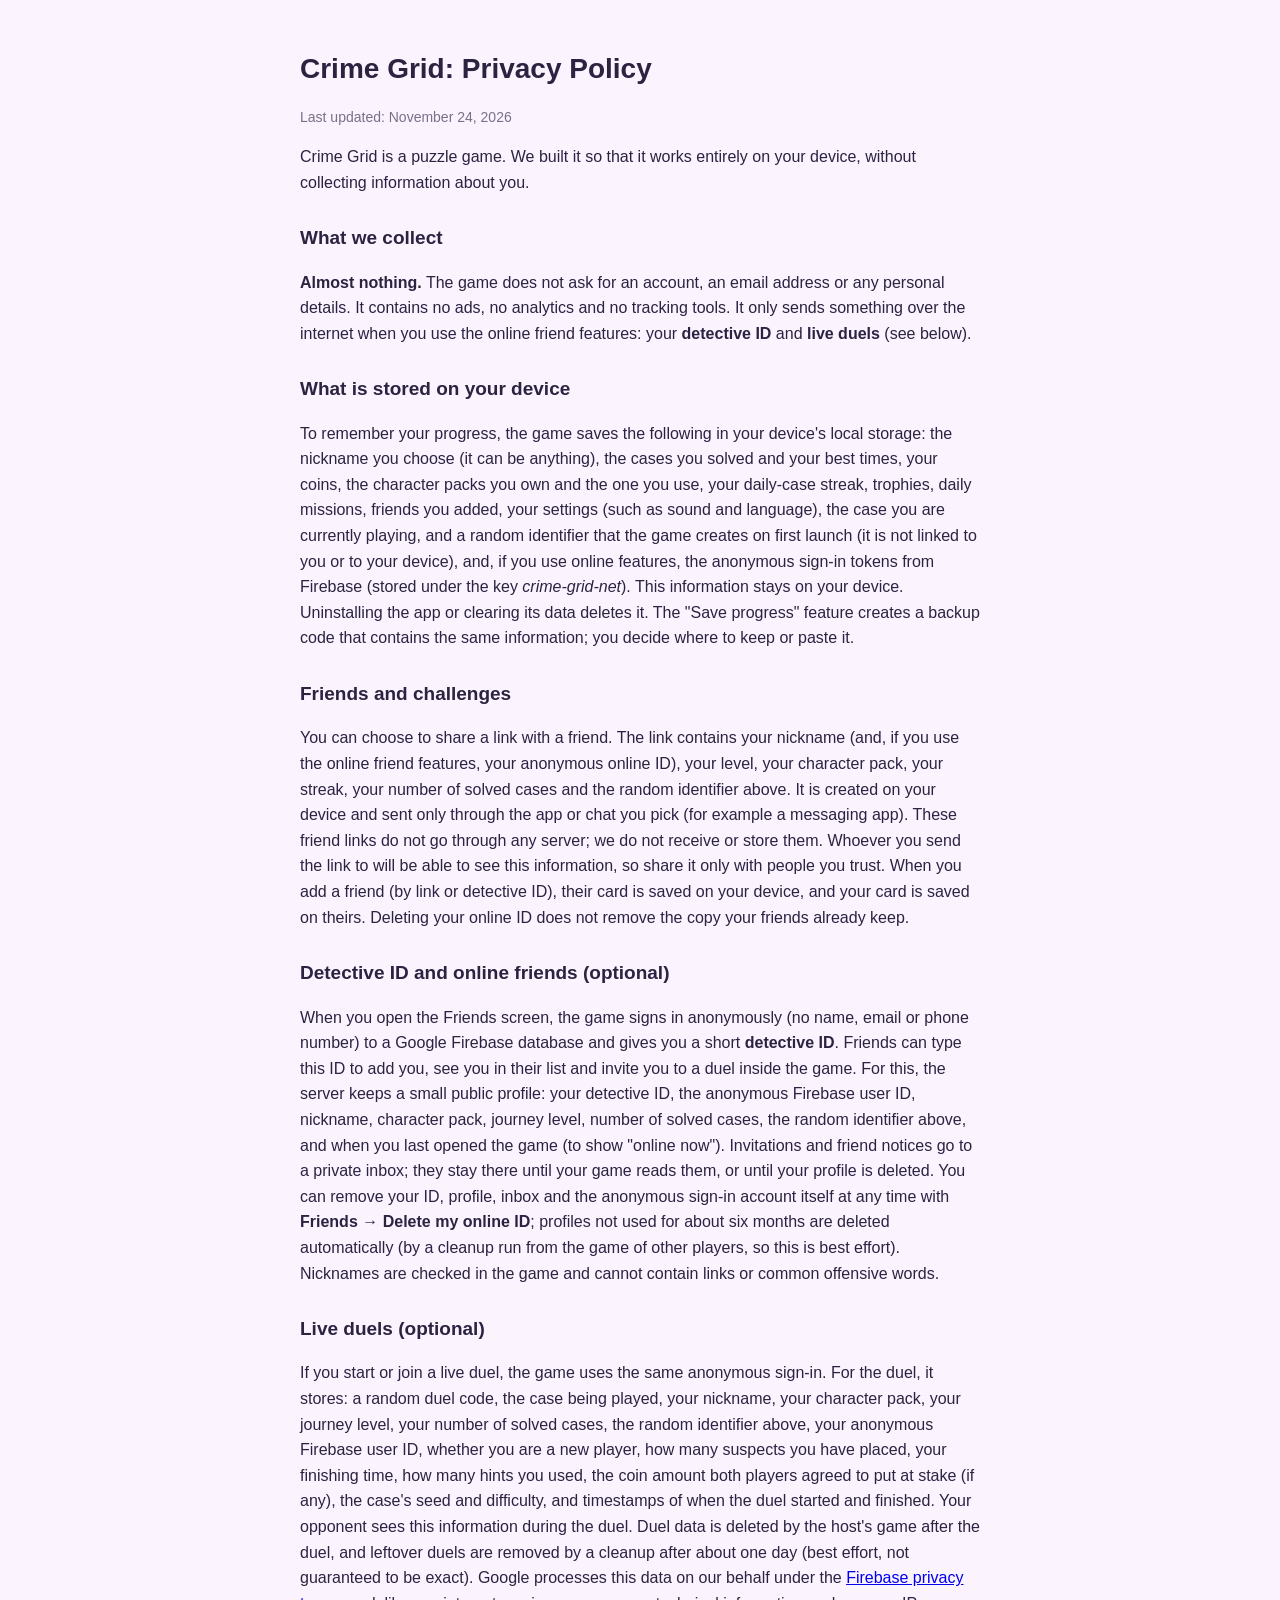
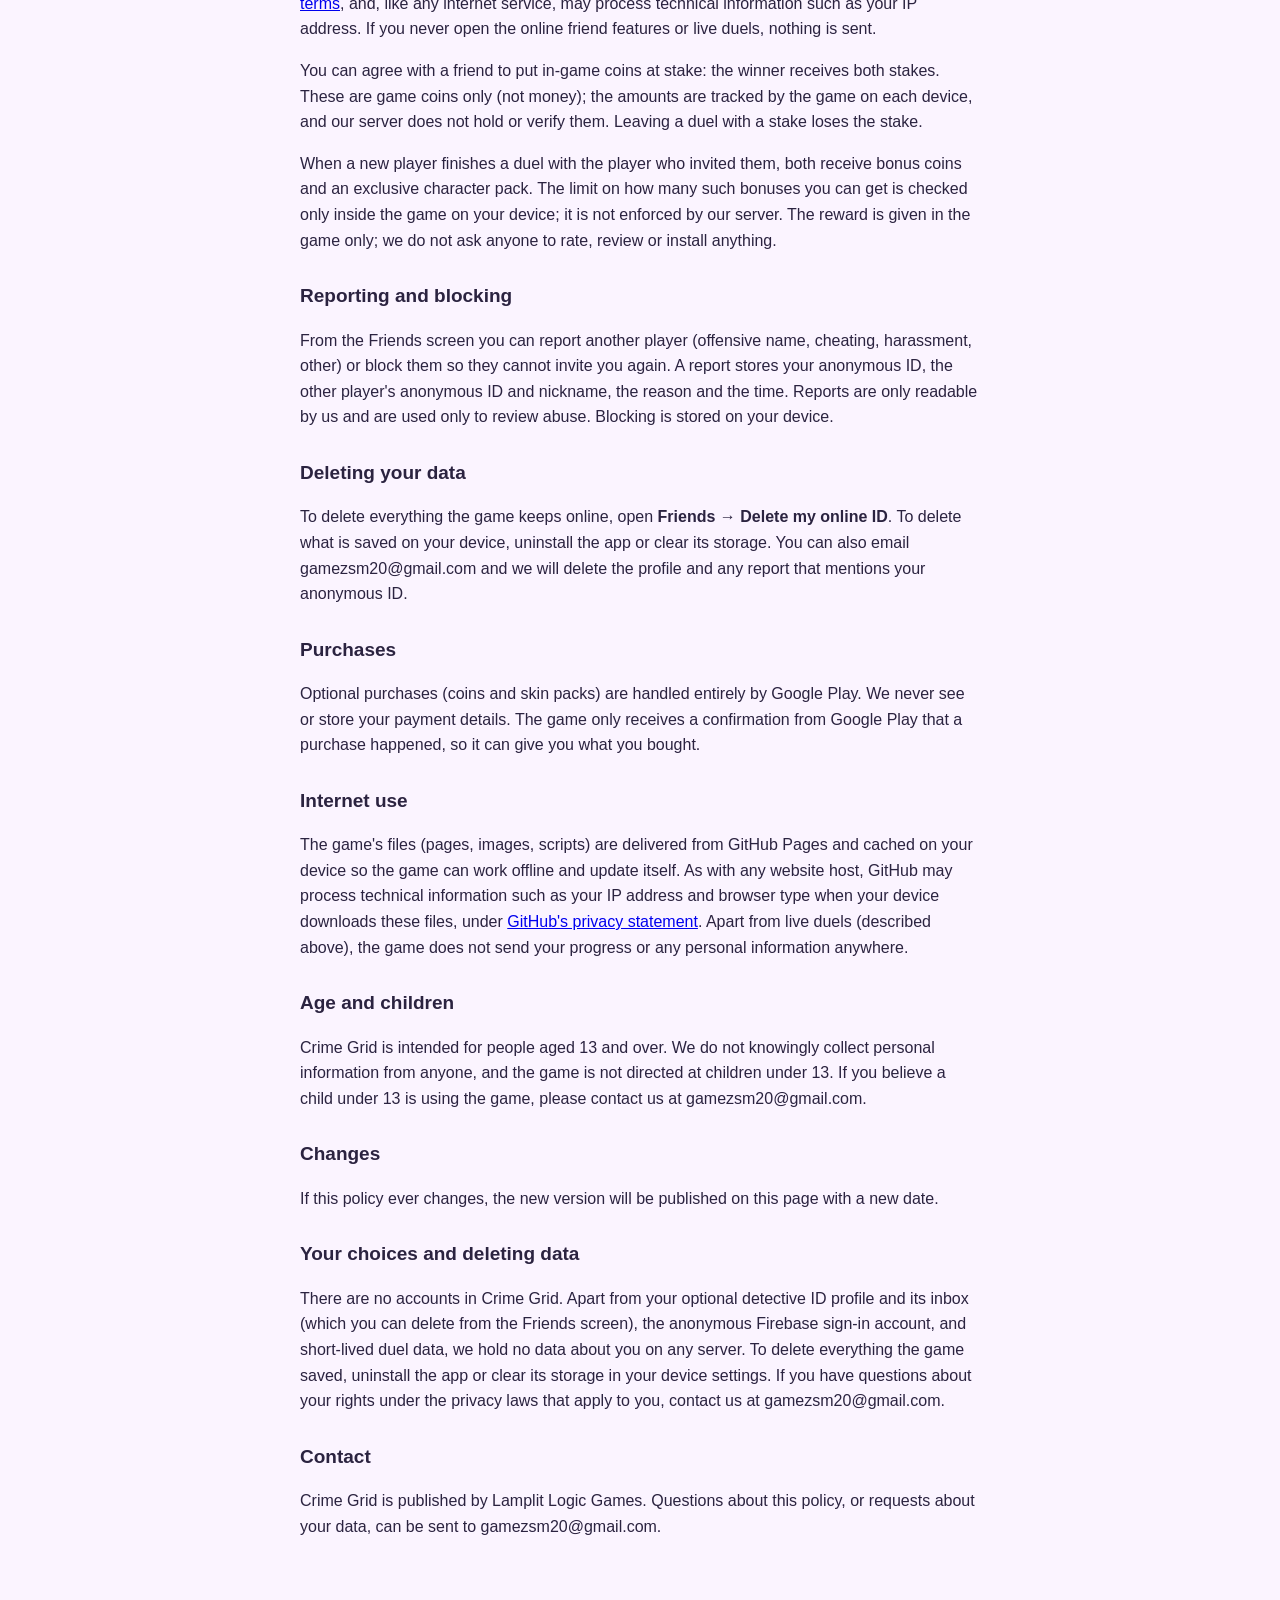
<file: privacy.html>
<!DOCTYPE html>
<html lang="en">
<head>
<meta charset="UTF-8">
<meta name="viewport" content="width=device-width, initial-scale=1">
<title>Crime Grid: Privacy Policy</title>
<style>
  body { font-family: -apple-system, "Segoe UI", Roboto, Arial, sans-serif; max-width: 680px; margin: 0 auto; padding: 28px 20px 60px; color: #2b2340; line-height: 1.6; background: #fbf4ff; }
  h1 { font-size: 28px; margin-bottom: 4px; } h2 { font-size: 19px; margin-top: 28px; }
  .muted { color: #7a6f86; font-size: 14px; }
</style>
</head>
<body>
<h1>Crime Grid: Privacy Policy</h1>
<p class="muted">Last updated: November 24, 2026</p>

<p>Crime Grid is a puzzle game. We built it so that it works entirely on your device, without collecting information about you.</p>

<h2>What we collect</h2>
<p><b>Almost nothing.</b> The game does not ask for an account, an email address or any personal details. It contains no ads, no analytics and no tracking tools. It only sends something over the internet when you use the online friend features: your <b>detective ID</b> and <b>live duels</b> (see below).</p>

<h2>What is stored on your device</h2>
<p>To remember your progress, the game saves the following in your device's local storage: the nickname you choose (it can be anything), the cases you solved and your best times, your coins, the character packs you own and the one you use, your daily-case streak, trophies, daily missions, friends you added, your settings (such as sound and language), the case you are currently playing, and a random identifier that the game creates on first launch (it is not linked to you or to your device), and, if you use online features, the anonymous sign-in tokens from Firebase (stored under the key <i>crime-grid-net</i>). This information stays on your device. Uninstalling the app or clearing its data deletes it. The "Save progress" feature creates a backup code that contains the same information; you decide where to keep or paste it.</p>
<h2>Friends and challenges</h2>
<p>You can choose to share a link with a friend. The link contains your nickname (and, if you use the online friend features, your anonymous online ID), your level, your character pack, your streak, your number of solved cases and the random identifier above. It is created on your device and sent only through the app or chat you pick (for example a messaging app). These friend links do not go through any server; we do not receive or store them. Whoever you send the link to will be able to see this information, so share it only with people you trust. When you add a friend (by link or detective ID), their card is saved on your device, and your card is saved on theirs. Deleting your online ID does not remove the copy your friends already keep.</p>

<h2>Detective ID and online friends (optional)</h2>
<p>When you open the Friends screen, the game signs in anonymously (no name, email or phone number) to a Google Firebase database and gives you a short <b>detective ID</b>. Friends can type this ID to add you, see you in their list and invite you to a duel inside the game. For this, the server keeps a small public profile: your detective ID, the anonymous Firebase user ID, nickname, character pack, journey level, number of solved cases, the random identifier above, and when you last opened the game (to show "online now"). Invitations and friend notices go to a private inbox; they stay there until your game reads them, or until your profile is deleted. You can remove your ID, profile, inbox and the anonymous sign-in account itself at any time with <b>Friends → Delete my online ID</b>; profiles not used for about six months are deleted automatically (by a cleanup run from the game of other players, so this is best effort). Nicknames are checked in the game and cannot contain links or common offensive words.</p>

<h2>Live duels (optional)</h2>
<p>If you start or join a live duel, the game uses the same anonymous sign-in. For the duel, it stores: a random duel code, the case being played, your nickname, your character pack, your journey level, your number of solved cases, the random identifier above, your anonymous Firebase user ID, whether you are a new player, how many suspects you have placed, your finishing time, how many hints you used, the coin amount both players agreed to put at stake (if any), the case's seed and difficulty, and timestamps of when the duel started and finished. Your opponent sees this information during the duel. Duel data is deleted by the host's game after the duel, and leftover duels are removed by a cleanup after about one day (best effort, not guaranteed to be exact). Google processes this data on our behalf under the <a href="https://firebase.google.com/support/privacy">Firebase privacy terms</a>, and, like any internet service, may process technical information such as your IP address. If you never open the online friend features or live duels, nothing is sent.</p>
<p>You can agree with a friend to put in-game coins at stake: the winner receives both stakes. These are game coins only (not money); the amounts are tracked by the game on each device, and our server does not hold or verify them. Leaving a duel with a stake loses the stake.</p>
<p>When a new player finishes a duel with the player who invited them, both receive bonus coins and an exclusive character pack. The limit on how many such bonuses you can get is checked only inside the game on your device; it is not enforced by our server. The reward is given in the game only; we do not ask anyone to rate, review or install anything.</p>

<h2>Reporting and blocking</h2>
<p>From the Friends screen you can report another player (offensive name, cheating, harassment, other) or block them so they cannot invite you again. A report stores your anonymous ID, the other player's anonymous ID and nickname, the reason and the time. Reports are only readable by us and are used only to review abuse. Blocking is stored on your device.</p>

<h2>Deleting your data</h2>
<p>To delete everything the game keeps online, open <b>Friends → Delete my online ID</b>. To delete what is saved on your device, uninstall the app or clear its storage. You can also email gamezsm20@gmail.com and we will delete the profile and any report that mentions your anonymous ID.</p>

<h2>Purchases</h2>
<p>Optional purchases (coins and skin packs) are handled entirely by Google Play. We never see or store your payment details. The game only receives a confirmation from Google Play that a purchase happened, so it can give you what you bought.</p>

<h2>Internet use</h2>
<p>The game's files (pages, images, scripts) are delivered from GitHub Pages and cached on your device so the game can work offline and update itself. As with any website host, GitHub may process technical information such as your IP address and browser type when your device downloads these files, under <a href="https://docs.github.com/en/site-policy/privacy-policies/github-general-privacy-statement">GitHub's privacy statement</a>. Apart from live duels (described above), the game does not send your progress or any personal information anywhere.</p>

<h2>Age and children</h2>
<p>Crime Grid is intended for people aged 13 and over. We do not knowingly collect personal information from anyone, and the game is not directed at children under 13. If you believe a child under 13 is using the game, please contact us at gamezsm20@gmail.com.</p>

<h2>Changes</h2>
<p>If this policy ever changes, the new version will be published on this page with a new date.</p>

<h2>Your choices and deleting data</h2>
<p>There are no accounts in Crime Grid. Apart from your optional detective ID profile and its inbox (which you can delete from the Friends screen), the anonymous Firebase sign-in account, and short-lived duel data, we hold no data about you on any server. To delete everything the game saved, uninstall the app or clear its storage in your device settings. If you have questions about your rights under the privacy laws that apply to you, contact us at gamezsm20@gmail.com.</p>
<h2>Contact</h2>
<p>Crime Grid is published by Lamplit Logic Games. Questions about this policy, or requests about your data, can be sent to gamezsm20@gmail.com.</p>
</body>
</html>
</file>
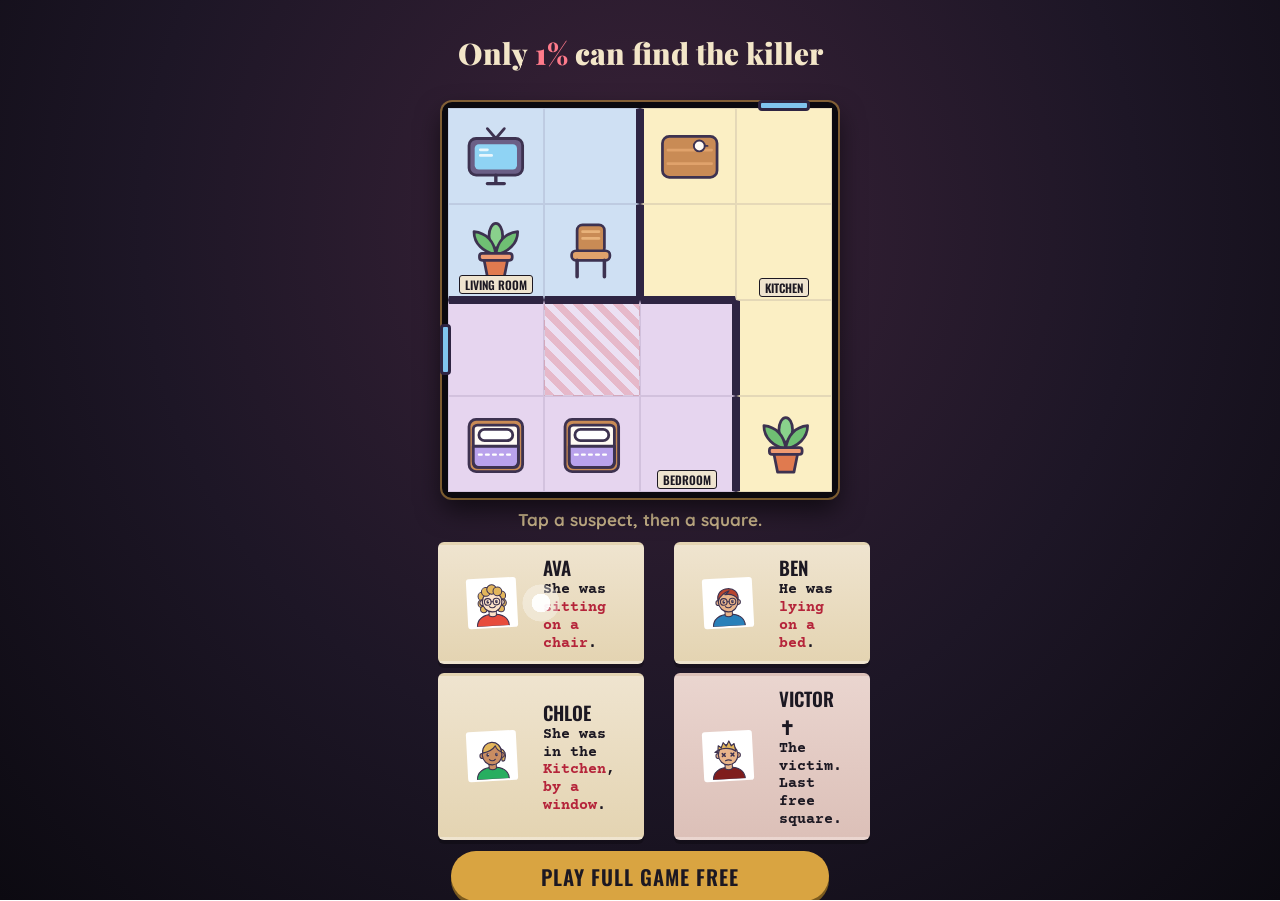
<file: promo/crime-grid-playable.html>
<!DOCTYPE html>
<html lang="en">
<head>
<meta charset="UTF-8">
<meta name="viewport" content="width=device-width, initial-scale=1, maximum-scale=1, user-scalable=no">
<meta name="ad.size" content="width=320,height=480">
<title>Crime Grid: find the killer</title>
<style>@font-face{font-family:"Playfair Display";font-weight:900;src:url([data-uri]) format("woff2")}
@font-face{font-family:"Oswald";font-weight:600;src:url([data-uri]) format("woff2")}
@font-face{font-family:"Quicksand";font-weight:700;src:url([data-uri]) format("woff2")}
@font-face{font-family:"Courier Prime";font-weight:700;src:url([data-uri]) format("woff2")}
@font-face{font-family:"Special Elite";font-weight:400;src:url([data-uri]) format("woff2")}
@font-face{font-family:"Fredoka";font-weight:600;src:url([data-uri]) format("woff2")}</style>
<style>
  * { box-sizing: border-box; -webkit-tap-highlight-color: transparent; user-select: none; -webkit-user-select: none; }
  html, body { margin: 0; height: 100%; overflow: hidden; }
  body { background: radial-gradient(ellipse at 50% 25%, #3a2238 0%, #1d1626 55%, #0c0a11 100%); color: #f3e6c8; font-family: "Quicksand", system-ui, sans-serif; font-weight: 700;
    display: flex; flex-direction: column; align-items: center; touch-action: manipulation; }
  #wrap { width: 100%; max-width: 480px; height: 100%; display: flex; flex-direction: column; align-items: center; padding: 1.6vh 3vw; gap: 1.2vh; }
  #cap { font-family: "Playfair Display", Georgia, serif; font-weight: 900; font-size: min(6vw, 3.3vh); text-align: center; min-height: 2.6em; display: flex; align-items: center; line-height: 1.15; }
  #cap b { color: #ff7b8b; }
  #board { --n: 4; width: min(88vw, 44vh); height: min(88vw, 44vh); display: grid; grid-template-columns: repeat(4, 1fr); grid-template-rows: repeat(4, 1fr);
    border: 6px solid #0b090f; border-radius: 10px; background: #fff; box-shadow: 0 0 0 2px rgba(217,164,65,.5), 0 12px 26px rgba(0,0,0,.6); position: relative; flex: 0 0 auto; }
  .cell { position: relative; display: flex; align-items: center; justify-content: center; border: 1px solid rgba(74,59,99,.12); cursor: pointer; }
  .cell.wn { border-top: 4px solid #2e2442; } .cell.ws { border-bottom: 4px solid #2e2442; } .cell.we { border-right: 4px solid #2e2442; } .cell.ww { border-left: 4px solid #2e2442; }
  .obj { width: 72%; height: 72%; display: flex; pointer-events: none; } .obj svg { width: 100%; height: 100%; }
  .cell.rug { background-image: repeating-linear-gradient(45deg, rgba(232,97,90,.25) 0 7px, rgba(255,255,255,.25) 7px 14px) !important; }
  .edge { position: absolute; background: #7fc4f0; border: 3px solid #2e2442; border-radius: 4px; z-index: 2; }
  .edge.n { top: -9px; left: 22%; right: 22%; height: 11px; } .edge.w { left: -9px; top: 22%; bottom: 22%; width: 11px; }
  .zl { position: absolute; bottom: 2px; left: 50%; transform: translateX(-50%); background: #efe4cf; border: 1.5px solid #1c1822; border-radius: 3px; padding: 0 5px;
    font-family: "Oswald", Impact, sans-serif; font-weight: 600; font-size: min(2.6vw, 1.3vh); color: #1c1822; text-transform: uppercase; white-space: nowrap; z-index: 4; pointer-events: none; }
  .tok { position: absolute; inset: 6%; border-radius: 50%; background: #fff; border: 4px solid; overflow: hidden; z-index: 5; animation: pop .35s cubic-bezier(.3,1.6,.6,1); pointer-events: none; }
  .tok svg { width: 100%; height: 100%; }
  .xm { position: absolute; inset: 0; display: flex; align-items: center; justify-content: center; color: #c0392b; font-family: "Fredoka", sans-serif; font-weight: 600; font-size: min(15vw, 7.5vh); opacity: .7; z-index: 3; animation: pop .25s ease-out both; pointer-events: none; }
  .cell.glow::after { content: ""; position: absolute; inset: 0; background: rgba(255,92,92,.35); animation: pulse 0.8s infinite alternate; z-index: 4; }
  .cell.hint { box-shadow: inset 0 0 0 4px #ffb703; animation: pulse .7s infinite alternate; }
  #cards { width: 100%; display: grid; grid-template-columns: 1fr 1fr; gap: 1vh 2.4vw; }
  .card { background: linear-gradient(#efe4cf, #e4d4b2); color: #1c1822; border-radius: 6px; padding: .9vh 2vw; display: flex; gap: 2vw; align-items: center; box-shadow: 0 4px 0 rgba(0,0,0,.25); cursor: pointer; border: 3px solid transparent; transition: transform .15s; }
  .card.sel { border-color: #ffb703; transform: translateY(-3px); box-shadow: 0 0 0 3px rgba(255,183,3,.35), 0 6px 0 rgba(0,0,0,.25); }
  .card.done { opacity: .45; }
  .card.victim { background: linear-gradient(#ead5cf, #dcc0b8); cursor: default; }
  .face { flex: 0 0 auto; width: min(11vw, 5.6vh); height: min(11vw, 5.6vh); background: #fff; padding: 2px; border-radius: 3px; transform: rotate(-3deg); }
  .face svg { width: 100%; height: 100%; }
  .nm { font-family: "Oswald", Impact, sans-serif; font-weight: 600; font-size: min(4.2vw, 2.1vh); text-transform: uppercase; }
  .cl { font-family: "Courier Prime", monospace; font-weight: 700; font-size: min(3.3vw, 1.65vh); line-height: 1.2; } .cl b { color: #b5243a; }
  #status { font-size: min(3.8vw, 1.9vh); color: #c9b48a; text-align: center; min-height: 1.3em; }
  #status.bad { color: #ff7b8b; animation: shake .4s; }
  #cta-mini { margin-top: auto; background: #d9a441; color: #1c1822; border: 0; border-radius: 30px; padding: 1.1vh 7vw; font-family: "Oswald", Impact, sans-serif; font-weight: 600; font-size: min(4.6vw, 2.3vh); letter-spacing: 1px; box-shadow: 0 4px 0 #7a5a1f; cursor: pointer; }
  .ov { position: fixed; inset: 0; background: rgba(10,8,14,.9); display: none; flex-direction: column; align-items: center; justify-content: center; text-align: center; z-index: 50; padding: 6vw; }
  .ov.show { display: flex; animation: fade .3s; }
  .big { font-family: "Playfair Display", Georgia, serif; font-weight: 900; font-size: min(11vw, 5.6vh); line-height: 1.05; }
  .sub { font-family: "Special Elite", "Courier New", monospace; font-size: min(4.8vw, 2.4vh); color: #c9b48a; margin-top: 1.6vh; }
  .logo svg { width: min(34vw, 17vh); height: min(34vw, 17vh); }
  .faces { display: flex; gap: 4vw; margin-top: 3vh; }
  .faces button { background: none; border: 0; color: #f3e6c8; font-family: "Fredoka", sans-serif; font-weight: 600; font-size: min(4.6vw, 2.3vh); cursor: pointer; padding: 0; }
  .faces button div { width: min(22vw, 11vh); height: min(22vw, 11vh); border-radius: 18px; background: #fffdf8; overflow: hidden; margin-bottom: 6px; border: 4px solid transparent; }
  .faces button div svg { width: 100%; height: 100%; }
  .faces button.no div { border-color: #e63946; opacity: .5; }
  .stamp { font-family: "Oswald", Impact, sans-serif; font-weight: 600; font-size: min(13vw, 6.5vh); letter-spacing: 3px; border: 6px solid; border-radius: 12px; padding: 0 5vw; transform: rotate(-7deg); animation: slam .35s cubic-bezier(.3,1.6,.6,1); }
  .cta { margin-top: 4vh; background: linear-gradient(#ffcf6b, #d9a441); color: #1c1822; border: 0; border-radius: 40px; padding: 2vh 12vw; font-family: "Oswald", Impact, sans-serif; font-weight: 600; font-size: min(7vw, 3.5vh); letter-spacing: 2px; box-shadow: 0 6px 0 #7a5a1f, 0 0 30px rgba(255,207,107,.5); cursor: pointer; animation: breathe 1.1s infinite; }
  .stars { font-size: min(13vw, 6.5vh); color: #ffd166; letter-spacing: 6px; }
  #hand { position: fixed; width: 54px; height: 54px; border-radius: 50%; z-index: 60; pointer-events: none; display: none; margin: -27px 0 0 -27px;
    background: radial-gradient(circle, rgba(255,255,255,.95) 0 24%, rgba(255,255,255,.35) 25% 48%, transparent 49%); animation: tapme 1s infinite; }
  @keyframes pop { from { transform: scale(0); } to { transform: scale(1); } }
  @keyframes pulse { from { opacity: .45; } to { opacity: 1; } }
  @keyframes shake { 0%,100% { transform: none; } 25% { transform: translateX(-8px); } 75% { transform: translateX(8px); } }
  @keyframes fade { from { opacity: 0; } }
  @keyframes slam { from { transform: rotate(-7deg) scale(2.4); opacity: 0; } }
  @keyframes breathe { 50% { transform: scale(1.06); } }
  @keyframes tapme { 0%,100% { transform: scale(1); } 50% { transform: scale(.78); } }
</style>
</head>
<body>
<div id="wrap">
  <div id="cap">Only <b>&nbsp;1%&nbsp;</b> can find the killer</div>
  <div id="board"></div>
  <div id="status">Tap a suspect, then a square.</div>
  <div id="cards"></div>
  <button id="cta-mini">PLAY FULL GAME FREE</button>
</div>
<div class="ov" id="accuse"><div class="big">Who did it?</div><div class="sub">The killer was <b>alone</b> with Victor in one room.</div><div class="faces" id="faces"></div><div class="sub" id="acc-msg"></div></div>
<div class="ov" id="end"><div class="logo" id="logo"></div><div class="big" id="end-t" style="margin-top:3vh">Case closed!</div><div class="stars" id="stars">★★★</div>
  <div class="sub">Rookie 4×4 → Extreme 10×10<br>A new murder every day</div><button class="cta" id="cta">PLAY FREE</button></div>
<div id="hand"></div>
<script>/* Crime Grid engine: builds a themed crime scene, places the people, writes clues,
   proves the solution is unique and grades how much logic the puzzle needs. */
(function (root) {
  'use strict';

  const VERSION = 2;

  function mulberry32(seed) {
    let a = seed >>> 0;
    return function () {
      a |= 0; a = (a + 0x6D2B79F5) | 0;
      let t = Math.imul(a ^ (a >>> 15), 1 | a);
      t = (t + Math.imul(t ^ (t >>> 7), 61 | t)) ^ t;
      return ((t ^ (t >>> 14)) >>> 0) / 4294967296;
    };
  }

  /* ---------- objects ---------- */
  // occ = phrase used when someone is ON the object. No occ = nobody can stand there.
  const OBJECTS = {
    chair: { e: '🪑', name: 'chair', occ: 'sitting on a chair' },
    bed: { e: '🛏️', name: 'bed', occ: 'lying on a bed', two: true },
    rug: { css: 'rug', name: 'rug', occ: 'standing on a rug' },
    table: { css: 'table', name: 'table' },
    tv: { e: '📺', name: 'TV' },
    plant: { e: '🪴', name: 'plant' },
    bathtub: { e: '🛁', name: 'bathtub' },
    piano: { e: '🎹', name: 'piano' },
    seat: { e: '💺', name: 'seat', occ: 'sitting in a seat' },
    crate: { e: '📦', name: 'crate', occ: 'sitting on a crate' },
    barrel: { e: '🛢️', name: 'barrel' },
    lifebuoy: { e: '🛟', name: 'life ring' },
    anchor: { e: '⚓', name: 'anchor' },
    wheel: { e: '☸️', name: "ship's wheel" },
    tree: { e: '🌲', name: 'tree' },
    rock: { e: '🪨', name: 'boulder' },
    log: { e: '🪵', name: 'log', occ: 'sitting on a log' },
    tent: { e: '⛺', name: 'tent', occ: 'inside a tent' },
    campfire: { e: '🔥', name: 'campfire' },
    mushroom: { e: '🍄', name: 'giant mushroom' },
    canoe: { e: '🛶', name: 'canoe', occ: 'sitting in a canoe' },
    computer: { e: '🖥️', name: 'computer' },
    robot: { e: '🤖', name: 'robot' },
    telescope: { e: '🔭', name: 'telescope' },
    statue: { e: '🗿', name: 'statue' },
    dino: { e: '🦖', name: 'dinosaur skeleton' },
    vase: { e: '🏺', name: 'ancient vase' },
    suitcase: { e: '🧳', name: 'suitcase', occ: 'sitting on a suitcase' },
    drum: { e: '🥁', name: 'drum' },
    elephant: { e: '🐘', name: 'elephant' },
    popcorn: { e: '🍿', name: 'popcorn cart' },
    hay: { e: '🌾', name: 'hay bale', occ: 'sitting on a hay bale' },
    balloon: { e: '🎈', name: 'balloon stand' },
    fireplace: { e: '🔥', name: 'fireplace' },
    skis: { e: '🎿', name: 'ski rack' },
    snowman: { e: '⛄', name: 'snowman' },
    hottub: { e: '🛁', name: 'hot tub', occ: 'sitting in the hot tub' },
    armor: { e: '🛡️', name: 'suit of armor' },
    throne: { e: '👑', name: 'throne', occ: 'sitting on the throne' },
    candle: { e: '🕯️', name: 'candelabra' },
    swords: { e: '⚔️', name: 'weapon rack' },
    coal: { e: '⚫', name: 'coal pile' },
    cactus: { e: '🌵', name: 'cactus' },
  };
  const isBlocked = (o) => !!o && !OBJECTS[o].occ;
  const art = (w) => (/^[aeiou]/i.test(w) ? 'an ' : 'a ') + w;

  /* ---------- themes ---------- */
  const INDOOR = { wall: 'beside a wall', center: 'not beside a wall' };
  const OUTDOOR = { wall: 'at the edge of an area', center: 'not at the edge of any area' };

  const THEMES = [
    {
      id: 'mansion', name: 'The Mansion', icon: '🏚️', area: 'room', floor: 'floor', edge: 'window', edgeColor: '#7fc4f0', ...INDOOR,
      colors: ['#f6d6cf', '#fbefc4', '#d7e9c9', '#cfe0f3', '#e6d5ef', '#f8dcb4', '#cdeae6', '#efd0dc'],
      zones: [
        ['Living Room', ['tv', 'chair'], ['chair', 'rug', 'plant', 'rug']],
        ['Kitchen', ['table', 'chair'], ['chair', 'plant']],
        ['Bedroom', ['bed'], ['chair', 'rug', 'plant']],
        ['Bathroom', ['bathtub'], ['rug', 'plant']],
        ['Study', ['table', 'chair'], ['plant', 'rug', 'tv']],
        ['Library', ['chair', 'rug'], ['table', 'chair', 'plant']],
        ['Dining Room', ['table', 'chair'], ['chair', 'plant', 'rug']],
        ['Music Room', ['piano'], ['chair', 'rug', 'plant']],
        ['Guest Room', ['bed'], ['chair', 'tv']],
      ],
      stories: [
        ["Death by Dessert", "The cake was a lie. So was everyone's alibi."],
        ["The Butler Didn't Do It", "For once, the butler has a rock-solid alibi. Rude."],
        ["A Will and a Grave", "Grandma left everything to her cat. Someone took it personally."],
        ["Tea, Biscuits & Betrayal", "Pinkies up. Bodies down."],
        ["Housewarming Gone Cold", "They brought a plant. Someone brought a grudge."],
        ["Spa Day Disaster", "Face masks, cucumber slices and one very permanent nap."],
        ["Sleepover Scream", "Truth or dare got way too much truth."],
        ["The Wi-Fi Password", "Nobody would share it. Somebody snapped."],
        ["Murder Most Fancy", "The silverware was polished. The alibis were not."],
        ["Chandelier Drama", "Something dropped at midnight, and it wasn't the chandelier."],
        ["Butler's Day Off", "With the butler gone, things got messy fast."],
        ["Inheritance Games", "Five relatives, one fortune, zero chill."],
        ["Dinner for Schemers", "Seven courses. One of them was revenge."],
        ["Wallpaper Witness", "If these walls could talk, they'd want a lawyer."],
        ["Brunch Gone Bad", "The mimosas were bottomless. So were the lies."],
        ["The Missing Monocle", "It started with a missing monocle. It ended with a missing guest."],
      ],
    },
    {
      id: 'ship', name: 'The Ship', icon: '🚢', area: 'area', floor: 'deck', edge: 'porthole', edgeColor: '#5fb3d9', ...INDOOR,
      colors: ['#cfe3f2', '#e9dcc4', '#d8eadf', '#f3e1c7', '#dcd6ee', '#c9e4e8', '#f0d3cc', '#e3ecc9'],
      zones: [
        ['Main Deck', ['lifebuoy', 'crate'], ['seat', 'barrel', 'anchor']],
        ['Bridge', ['wheel', 'seat'], ['computer', 'seat']],
        ['Cabin', ['bed'], ['chair', 'rug']],
        ['Galley', ['table', 'barrel'], ['chair', 'crate']],
        ['Cargo Hold', ['crate', 'barrel'], ['crate', 'suitcase']],
        ['Engine Room', ['barrel', 'coal'], ['crate']],
        ['Lounge', ['seat', 'table'], ['rug', 'plant', 'seat']],
        ['Captain\'s Quarters', ['bed', 'table'], ['chair', 'rug']],
      ],
      stories: [
        ["Titanic-ish", "Good news: the iceberg is innocent this time."],
        ["Seasick & Suspicious", "Half the passengers were green. One was guilty."],
        ["Knot Guilty", "Every sailor swears they're knot guilty. Ha. Ha."],
        ["Captain Obvious", "The captain saw nothing. Typical."],
        ["All You Can Eat (Alive)", "Unlimited shrimp. Limited survivors."],
        ["Overboard Drama", "Someone yelled 'man overboard!'. Wrong in every way."],
        ["Love Boat, Hate Crime", "A romantic cruise. Heavy on the cruise, light on the romance."],
        ["Ship Happens", "Nobody planned for this on the brochure."],
        ["Abandon Ship-tionships", "Old friends, one cruise, too many secrets."],
        ["Sea You Never", "The goodbye party got a little too final."],
        ["Deck the Halls", "Someone decked someone, and not in the festive way."],
        ["Port of Call", "Nobody answered when the ship called. Suspicious."],
        ["Rough Seas, Rougher Guests", "The waves were wild. The passengers were wilder."],
        ["Lifeboat Drill", "Everyone found a seat. Almost everyone."],
        ["Anchors Away", "The anchor dropped. So did the mood."],
        ["Captain's Dinner", "Fancy suits, fancier lies."],
      ],
    },
    {
      id: 'forest', name: 'The Forest', icon: '🌲', area: 'area', floor: 'ground', edge: 'trail', edgeColor: '#b08a5a', ...OUTDOOR,
      colors: ['#d4e8c2', '#c3dcb0', '#e4ecc6', '#cfe3d4', '#dfe0b8', '#c8e0c8', '#e8e3c4', '#d0dcc0'],
      zones: [
        ['Clearing', ['log'], ['rock', 'mushroom', 'log']],
        ['Campsite', ['tent', 'campfire'], ['log', 'tent']],
        ['Riverbank', ['canoe'], ['rock', 'tree']],
        ['Pine Grove', ['tree', 'tree'], ['log', 'mushroom']],
        ['Cave', ['rock'], ['rock', 'campfire']],
        ['Mushroom Patch', ['mushroom'], ['mushroom', 'log']],
        ['Lakeside', ['canoe', 'rock'], ['tree', 'log']],
        ['Old Oak', ['tree'], ['log', 'tent']],
      ],
      stories: [
        ["Marshmallow Murder", "S'mores were made. So were mistakes."],
        ["Bear-ly Innocent", "Everyone blamed the bear. The bear has hired a lawyer."],
        ["A Very In-Tents Night", "Things got very in-tents around the campfire."],
        ["Lost & Hound", "The dog found the body. Good boy, bad night."],
        ["Hike Hard, Die Harder", "The trail map said 'easy'. The trail map lied."],
        ["Ghost Story Gone Wrong", "The scariest part of the story turned out to be true."],
        ["Mosquito Bites & Murder", "The bugs weren't the only ones out for blood."],
        ["Leaf Me Alone", "Somebody really wanted some alone time. Forever."],
        ["Wood You Believe It", "The trees saw everything. Unfortunately, trees can't testify."],
        ["Pine and Punishment", "Fresh air, fresh crime."],
        ["Trail of Lies", "Every footprint pointed somewhere different."],
        ["Owl Be Watching", "The owl asked 'who?' all night. Fair question."],
        ["Campfire Confessions", "Nobody confessed. Classic campers."],
        ["Moss Wanted", "Nature is beautiful. Nature is also an excellent hiding spot."],
        ["Branch Manager", "Someone climbed the corporate ladder. And a tree."],
        ["Into the Woods", "Six went in for the weekend. You know the rest."],
      ],
    },
    {
      id: 'space', name: 'The Space Station', icon: '🚀', area: 'module', floor: 'floor', edge: 'viewport', edgeColor: '#9fb4ff', ...INDOOR,
      colors: ['#dfe3f5', '#d3ecf0', '#e9dff3', '#e2eedd', '#f2e4d2', '#d6dcee', '#ecd9e2', '#d8e8e8'],
      zones: [
        ['Command Deck', ['seat', 'computer'], ['seat', 'computer']],
        ['Science Lab', ['computer', 'table'], ['seat', 'robot']],
        ['Sleeping Pods', ['bed'], ['bed', 'rug']],
        ['Hydroponics', ['plant'], ['plant', 'rug']],
        ['Mess Hall', ['table', 'seat'], ['seat']],
        ['Observatory', ['telescope', 'seat'], ['rug']],
        ['Robotics Bay', ['robot', 'crate'], ['crate']],
        ['Cargo Module', ['crate'], ['crate', 'suitcase']],
      ],
      stories: [
        ["Houston, We Have a Body", "In space, no one can hear you scream. Luckily, someone saw it."],
        ["Spaced Out", "Someone forgot to check their oxygen. Someone else 'helped'."],
        ["Zero Gravity, Zero Alibis", "Everyone was floating around. Nobody was where they said."],
        ["Moon Pie Mystery", "The last moon pie was eaten. Then it got personal."],
        ["Alien? I Barely Know Her", "The crew blamed aliens. The aliens are offended."],
        ["Not Rocket Science", "It's not rocket science. Okay, it's a little bit rocket science."],
        ["Ctrl + Alt + Dead", "The station computer saw everything. It's not talking."],
        ["Lost in Spaghetti", "Pasta night in orbit went horribly, noodly wrong."],
        ["Space Oddity", "Ground control lost contact. With one crew member."],
        ["The Martian Alibi", "'I was on Mars' is not an alibi up here."],
        ["Asteroid Accident?", "It was not an asteroid."],
        ["Black Hole Mystery", "Clues vanish fast out here. Work quickly."],
        ["Gravity Check", "Someone forgot the most important rule of space: be nice."],
        ["Astro-Not", "One astronaut will not be returning to Earth."],
        ["Rocket Fuel Rivals", "Two engineers, one promotion, zero oxygen to spare."],
        ["Moon Walk of Shame", "Someone tried to sneak away. On the moon. Bold."],
      ],
    },
    {
      id: 'museum', name: 'The Museum', icon: '🏛️', area: 'hall', floor: 'floor', edge: 'window', edgeColor: '#7fc4f0', ...INDOOR,
      colors: ['#efe6d6', '#e3dcef', '#d9e8e0', '#f3dccf', '#e0e6ef', '#efe0bf', '#dde8cd', '#ead7e0'],
      zones: [
        ['Lobby', ['plant', 'chair'], ['rug', 'chair']],
        ['Dinosaur Hall', ['dino'], ['chair', 'rug']],
        ['Ancient Wing', ['vase', 'statue'], ['rug', 'chair']],
        ['Gallery', ['statue', 'chair'], ['rug', 'chair']],
        ['Café', ['table', 'chair'], ['chair', 'plant']],
        ['Vault', ['crate', 'vase'], ['crate']],
        ['Gift Shop', ['table', 'crate'], ['plant']],
        ['Space Exhibit', ['telescope'], ['robot', 'rug']],
      ],
      stories: [
        ["Night at the Mausoleum", "The exhibits came alive. One guest didn't."],
        ["Dino-Mite", "The T. rex has tiny arms. Definitely not him."],
        ["Art Attack", "Critics said the show was killer. They weren't wrong."],
        ["Mummy Issues", "Everyone has them. One person had them really bad."],
        ["Please Do Not Touch", "Someone touched. Someone paid for it."],
        ["Gift Shop of Horrors", "Exit through the gift shop. If you can."],
        ["Older Than Dirt", "Someone's alibi is older than the vases."],
        ["Sculpt Fiction", "Every statue here has a perfect poker face."],
        ["Exhibit A", "The newest exhibit wasn't on the floor plan."],
        ["Fossil Fuel", "Old bones, new trouble."],
        ["The Louvre Affair", "Not that museum. Same amount of drama."],
        ["Frame Job", "Someone's being framed. Literally."],
        ["Relic Wreck", "A priceless relic, a pricey mistake."],
        ["Statue of Limitations", "The statues aren't talking. Everyone else is lying."],
        ["Museum After Dark", "The tour ended at five. The mystery started at six."],
        ["You Break It, You Bought It", "Someone broke something much worse than a vase."],
      ],
    },
    {
      id: 'train', name: 'The Night Train', icon: '🚂', area: 'car', floor: 'floor', edge: 'window', edgeColor: '#7fc4f0', ...INDOOR,
      colors: ['#e8d5c4', '#d5e2d0', '#e1d6ea', '#f1e3c2', '#cfdfe8', '#ead0cf', '#dee6c8', '#e5ddd0'],
      zones: [
        ['Locomotive', ['coal', 'seat'], ['coal']],
        ['Dining Car', ['table', 'seat'], ['table', 'seat']],
        ['Sleeper Car', ['bed'], ['bed', 'rug']],
        ['Luggage Car', ['suitcase', 'crate'], ['suitcase', 'crate']],
        ['Lounge Car', ['seat', 'rug'], ['plant', 'piano']],
        ['Observation Car', ['seat'], ['plant', 'telescope']],
        ['First Class', ['seat', 'table'], ['rug', 'plant']],
      ],
      stories: [
        ["Murder on the Espresso", "Coffee was served. So was revenge."],
        ["Choo-Choo-Choose Wisely", "One passenger made a very bad choice."],
        ["Off the Rails", "The party got out of hand somewhere around tunnel three."],
        ["Ticket to Die", "One-way tickets. Very, very one-way."],
        ["Snack Cart Showdown", "Someone took the last pretzels. Big mistake."],
        ["Next Stop: Nobody", "The conductor called the station. One passenger didn't answer."],
        ["Lost My Train of Thought", "Follow it carefully. It goes somewhere dark."],
        ["Tunnel Vision", "The lights went out in the tunnel for exactly ten seconds."],
        ["Derail of Events", "Things went off track around dinner time."],
        ["All Aboard the Alibi", "Every passenger has a story. Only some are true."],
        ["First Class Problems", "Fancy seats. Fancier motives."],
        ["Overnight Express", "Everyone slept. One person really, really slept."],
        ["Steam & Scheme", "The engine hissed. So did the passengers."],
        ["Tracks of My Tears", "Somebody's crying, and somebody's lying."],
        ["Caboose Clues", "The answer is at the end of the line."],
        ["Conductor Confusion", "Tickets, please. And alibis."],
      ],
    },
    {
      id: 'circus', name: 'The Circus', icon: '🎪', area: 'area', floor: 'ground', edge: 'entrance', edgeColor: '#e5554f', ...OUTDOOR,
      colors: ['#f6d4d4', '#f7ecc4', '#d6e6f4', '#e6d7f0', '#d8eed6', '#f6dcc0', '#f2d0e4', '#d4ecea'],
      zones: [
        ['Center Ring', ['drum'], ['hay', 'balloon']],
        ['Backstage', ['chair', 'suitcase'], ['crate', 'rug']],
        ['Animal Tent', ['elephant', 'hay'], ['hay']],
        ['Clown Trailer', ['bed', 'balloon'], ['chair']],
        ['Snack Stand', ['popcorn', 'chair'], ['table']],
        ['Ticket Booth', ['seat', 'table'], ['balloon']],
        ['Strongman Tent', ['crate'], ['drum', 'rug']],
      ],
      stories: [
        ["Juggling Alibis", "Everyone is juggling a story. Someone's about to drop one."],
        ["Big Top Flop", "The show must go on. The victim, sadly, must not."],
        ["Popcorn & Panic", "Extra butter. Extra suspects."],
        ["Tightrope Lies", "One false step and you're caught."],
        ["The Elephant in the Room", "Everyone ignored it. Classic."],
        ["Send in the Clowns", "They did. That was the problem."],
        ["Clown Town Breakdown", "Nobody was laughing when the music stopped."],
        ["Ring Ring, Who's Dead?", "The ringmaster announced a surprise. It was not on the program."],
        ["Big Top Mystery", "The tent was huge. The suspect list was bigger."],
        ["Trapeze Tease", "Someone swung for the fences. And missed."],
        ["Clowned and Out", "The clown car had one seat too many."],
        ["Ringmaster Plan", "Everyone wanted to run the show."],
        ["Cotton Candy Crime", "Sweet treats, sour motives."],
        ["Lion Around", "Nobody is telling the truth tonight."],
        ["The Greatest Show", "On Earth? Maybe. Most suspicious? Definitely."],
        ["Balloon Animal Witness", "The poodle balloon saw it all."],
      ],
    },
    {
      id: 'castle', name: 'The Castle', icon: '🏰', area: 'chamber', floor: 'floor', edge: 'window', edgeColor: '#9fc6e0', ...INDOOR,
      colors: ['#e2dccf', '#d7d2e4', '#e9d6c6', '#d4e0d4', '#ead8d8', '#dfe2c9', '#d2dde6', '#e8e0c8'],
      zones: [
        ['Throne Room', ['throne', 'rug'], ['candle', 'armor']],
        ['Great Hall', ['table', 'chair'], ['candle', 'chair']],
        ['Armory', ['armor', 'swords'], ['crate']],
        ['Dungeon', ['barrel', 'hay'], ['hay']],
        ['Chapel', ['candle', 'chair'], ['chair', 'rug']],
        ['Tower', ['bed', 'telescope'], ['chair']],
        ['Castle Kitchen', ['table', 'barrel'], ['chair']],
      ],
      stories: [
        ["Game of Groans", "Winter is coming. So is the detective."],
        ["Knight Shift", "The guards changed at midnight. So did the plot."],
        ["Moat Mysterious", "The moat was full. The suspect list was fuller."],
        ["Throne Under the Bus", "Everyone wanted the crown. One of them got the boot."],
        ["Royally Messed Up", "A banquet, a jester and one very unroyal ending."],
        ["Dungeons & Drama", "Roll for initiative. Then roll for an alibi."],
        ["The Ghost Has an Alibi", "The servants blamed the ghost. The ghost was at book club."],
        ["Heir Today, Gone Tomorrow", "Only one heir could inherit. Now there's one fewer."],
        ["A Knight to Remember", "The ball was lovely, right up until the scream."],
        ["Crown Jewels", "The jewels stayed. A guest did not."],
        ["Tower of Power", "Climbing to the top has a price."],
        ["Dragon Not Included", "For once, the dragon is innocent."],
        ["Royal Pain", "Being royalty is hard. Being dead is harder."],
        ["Jester Joking", "The jester had the last laugh."],
        ["Moat Ado About Nothing", "A lot of fuss over one tiny murder."],
        ["Chess Match", "Someone took the queen. Literally."],
      ],
    },
    {
      id: 'ski', name: 'The Ski Lodge', icon: '🏔️', area: 'room', floor: 'floor', edge: 'window', edgeColor: '#a8d8f0', ...INDOOR,
      colors: ['#e3edf5', '#f2e2d2', '#dceade', '#ead9e8', '#e8e8d0', '#d6e2ee', '#f0dcd6', '#dfe9e9'],
      zones: [
        ['Lobby', ['chair', 'plant'], ['rug']],
        ['Fireside Lounge', ['fireplace', 'chair'], ['rug', 'chair']],
        ['Ski Shop', ['skis', 'crate'], ['skis']],
        ['Hot Tub Deck', ['hottub', 'snowman'], ['chair']],
        ['Bunk Room', ['bed'], ['bed', 'suitcase']],
        ['Lodge Kitchen', ['table', 'chair'], ['plant']],
        ['Snowy Patio', ['snowman'], ['chair', 'skis']],
      ],
      stories: [
        ["Snow Way Out", "The roads were closed. The killer was trapped inside with everyone else."],
        ["Hot Cocoa Crime", "Marshmallows: optional. Murder: apparently not."],
        ["Slippery Slope", "It all started with a borrowed ski pole."],
        ["Chill Out", "Everyone was told to relax. Someone relaxed permanently."],
        ["Ice to Meet You", "A cold welcome. A colder body."],
        ["Avalanche of Lies", "The snow wasn't the only thing piling up."],
        ["The Snowman Saw Everything", "Snowmen don't talk. That's the whole problem."],
        ["Hot Tub Crime Machine", "Bubbles, steam and one very cold case."],
        ["Downhill From Here", "The vacation was going great, until it wasn't."],
        ["Black Diamond", "The hardest slope on the mountain is this case."],
        ["Cold Feet", "Someone's alibi melted fast."],
        ["Fondue Feud", "Cheese was dipped. Grudges were held."],
        ["Ski Lift Lies", "Stuck in a lift with a liar. Classic."],
        ["Apr\u00e8s-Ski Apocalypse", "The party ended early. For one guest, permanently."],
        ["Frozen Assets", "The will was in the safe. The heir was in trouble."],
        ["Powder Day", "Fresh snow covers a lot of tracks."],
      ],
    },
  ];

  /* ---------- people ---------- */
  const NAMES = {
    A: [['Adam', 'm'], ['Alice', 'f'], ['Arthur', 'm'], ['Amara', 'f'], ['Antonio', 'm'], ['Ava', 'f']],
    B: [['Ben', 'm'], ['Bella', 'f'], ['Boris', 'm'], ['Bianca', 'f'], ['Bruno', 'm'], ['Beatrice', 'f']],
    C: [['Chloe', 'f'], ['Carlos', 'm'], ['Clara', 'f'], ['Caleb', 'm'], ['Chelsea', 'f'], ['Cyrus', 'm']],
    D: [['Daisy', 'f'], ['Daniel', 'm'], ['Diego', 'm'], ['Dahlia', 'f'], ['Dmitri', 'm'], ['Delia', 'f']],
    E: [['Emma', 'f'], ['Ethan', 'm'], ['Elena', 'f'], ['Edgar', 'm'], ['Esme', 'f'], ['Ezra', 'm']],
    F: [['Felix', 'm'], ['Fiona', 'f'], ['Frida', 'f'], ['Finn', 'm'], ['Flora', 'f'], ['Franco', 'm']],
    G: [['Grace', 'f'], ['George', 'm'], ['Gloria', 'f'], ['Gus', 'm'], ['Greta', 'f'], ['Gideon', 'm']],
    H: [['Hugo', 'm'], ['Hazel', 'f'], ['Harriet', 'f'], ['Henry', 'm'], ['Hana', 'f'], ['Hector', 'm']],
    I: [['Iris', 'f'], ['Ivan', 'm'], ['Isla', 'f'], ['Igor', 'm'], ['Ingrid', 'f'], ['Isaac', 'm']],
    V: [['Valeria', 'f'], ['Victor', 'm'], ['Vivian', 'f'], ['Vincent', 'm'], ['Violet', 'f'], ['Vaughn', 'm']],
  };
  const FACES = {
    m: ['🧔', '👨‍🦲', '👨‍🦰', '👴', '👨‍🦱', '👱‍♂️', '🧑‍🦳', '👨', '🧔‍♂️', '👲'],
    f: ['👩‍🦰', '👵', '👩‍🦱', '👱‍♀️', '👩‍🦳', '👩', '🧕', '👧', '👩‍🦲', '👸'],
  };
  const TOKEN_COLORS = ['#e74c3c', '#2980b9', '#27ae60', '#8e44ad', '#e67e22', '#16a085', '#d35400', '#2c3e50', '#c0392b'];

  /* ---------- difficulty ---------- */
  const DIFFICULTY = {
    easy: { N: 4, zones: [3, 4], edges: [3, 4], style: 'specific', maxClues: 2, minimize: false, extras: false },
    medium: { N: 5, zones: [4, 4], edges: [3, 5], style: 'normal', maxClues: 2, minimize: true, extras: false },
    hard: { N: 6, zones: [4, 5], edges: [4, 6], style: 'broad', maxClues: 3, minimize: true, extras: false },
    expert: { N: 8, zones: [5, 6], edges: [5, 7], style: 'broad', maxClues: 4, minimize: true, extras: true, needTrial: true, minTrials: 3, attempts: 6, budget: 20000 },
    extreme: { N: 10, zones: [6, 8], edges: [6, 9], style: 'broad', maxClues: 4, minimize: true, extras: true, needTrial: true, minTrials: 10, attempts: 12, budget: 6000 },
  };

  function makeHelpers(R) {
    return {
      ri: (n) => Math.floor(R() * n),
      pick: (arr) => arr[Math.floor(R() * arr.length)],
      shuffle: (arr) => {
        const a = arr.slice();
        for (let i = a.length - 1; i > 0; i--) { const j = Math.floor(R() * (i + 1)); [a[i], a[j]] = [a[j], a[i]]; }
        return a;
      },
    };
  }

  function neighbors(N, i) {
    const r = Math.floor(i / N), c = i % N, out = [];
    if (r > 0) out.push(i - N);
    if (r < N - 1) out.push(i + N);
    if (c > 0) out.push(i - 1);
    if (c < N - 1) out.push(i + 1);
    return out;
  }

  function makeZones(N, k, R, H) {
    const minSize = N >= 8 ? 5 : 3;
    for (let tries = 0; tries < 500; tries++) {
      const id = new Array(N * N).fill(-1);
      const seeds = H.shuffle([...Array(N * N).keys()]).slice(0, k);
      const size = new Array(k).fill(1);
      seeds.forEach((s, r) => { id[s] = r; });
      let left = N * N - k, stuck = false;
      while (left > 0) {
        const order = H.shuffle([...Array(k).keys()]).sort((a, b) => size[a] - size[b]);
        let grown = false;
        for (const r of order) {
          let best = -1, bestScore = -1;
          for (let i = 0; i < N * N; i++) {
            if (id[i] !== -1) continue;
            const same = neighbors(N, i).filter((j) => id[j] === r).length;
            if (!same) continue;
            const score = same + R() * 1.5;
            if (score > bestScore) { bestScore = score; best = i; }
          }
          if (best >= 0) { id[best] = r; size[r]++; left--; grown = true; break; }
        }
        if (!grown) { stuck = true; break; }
      }
      if (stuck) continue;
      if (Math.min(...size) < minSize) continue;
      if (Math.max(...size) > Math.ceil((N * N) / k) + N) continue;
      return id;
    }
    return null;
  }

  function computeWalls(N, zoneOf) {
    return zoneOf.map((z, i) => {
      const r = Math.floor(i / N), c = i % N;
      return {
        n: r === 0 || zoneOf[i - N] !== z,
        s: r === N - 1 || zoneOf[i + N] !== z,
        w: c === 0 || zoneOf[i - 1] !== z,
        e: c === N - 1 || zoneOf[i + 1] !== z,
      };
    });
  }

  function placeObjects(N, zoneOf, zoneDefs, R, H) {
    const obj = new Array(N * N).fill(null);
    zoneDefs.forEach((def, z) => {
      const cells = H.shuffle(zoneOf.map((x, i) => (x === z ? i : -1)).filter((i) => i >= 0));
      const sz = cells.length;
      const target = Math.max(def[1].length, Math.round(sz * (0.3 + R() * 0.15)));
      const maxBlocked = Math.max(1, Math.floor(sz * 0.3));
      let used = 0, blocked = 0;
      const list = def[1].slice();
      while (list.length < target) list.push(H.pick(def[2]));
      for (const t of list) {
        if (used >= sz - 1) break;
        if (isBlocked(t) && blocked >= maxBlocked) continue;
        const free = cells.filter((i) => obj[i] === null);
        if (!free.length) break;
        if (OBJECTS[t].two) {
          let done = false;
          for (const i of free) {
            const mates = neighbors(N, i).filter((j) => zoneOf[j] === z && obj[j] === null);
            if (mates.length && used + 2 <= sz - 1) { obj[i] = obj[H.pick(mates)] = t; used += 2; done = true; break; }
          }
          if (!done) { obj[free[0]] = t; used++; }
        } else {
          obj[free[0]] = t; used++;
          if (isBlocked(t)) blocked++;
        }
      }
    });
    return obj;
  }

  /* ---------- facts & clues ---------- */
  function cellFacts(P, i) {
    const { N, zoneOf, obj, walls, edges } = P;
    const w = walls[i];
    const f = {
      zone: zoneOf[i], obj: obj[i],
      corner: (w.n || w.s) && (w.e || w.w),
      center: !w.n && !w.s && !w.e && !w.w,
      edge: ['n', 's', 'e', 'w'].some((s) => edges.has(i + s)),
      beside: {},
    };
    for (const j of neighbors(N, i)) {
      if (zoneOf[j] === zoneOf[i] && obj[j] && obj[j] !== obj[i]) f.beside[obj[j]] = true;
    }
    return f;
  }

  function evalUnary(P, c, i) {
    const f = P.facts[i];
    switch (c.t) {
      case 'zone': return f.zone === c.a;
      case 'notZone': return f.zone !== c.a;
      case 'on': return f.obj === c.a;
      case 'floor': return f.obj === null;
      case 'beside': return !!f.beside[c.a];
      case 'notBeside': return !f.beside[c.a];
      case 'edge': return f.edge;
      case 'corner': return f.corner;
      case 'center': return f.center;
      case 'wall': return !f.center;
      default: return true;
    }
  }

  function relHolds(P, r, i, j) {
    const N = P.N;
    const ri = Math.floor(i / N), ci = i % N, rj = Math.floor(j / N), cj = j % N;
    switch (r) {
      case 'same': return P.zoneOf[i] === P.zoneOf[j];
      case 'above': return ri < rj;
      case 'below': return ri > rj;
      case 'left': return ci < cj;
      case 'right': return ci > cj;
      case 'diag': return Math.abs(ri - rj) === 1 && Math.abs(ci - cj) === 1;
      default: return true;
    }
  }

  const NATURAL = { zone: 1, on: 1, floor: 1, beside: 1, edge: 1, corner: 1, center: 1 };

  function trueClues(P, sol, p, victim, extras) {
    const i = sol[p], f = P.facts[i], N = P.N, out = [];
    out.push({ t: 'zone', a: f.zone });
    if (f.obj && !isBlocked(f.obj)) out.push({ t: 'on', a: f.obj });
    if (!f.obj) out.push({ t: 'floor' });
    for (const k of Object.keys(f.beside)) out.push({ t: 'beside', a: k });
    if (f.edge) out.push({ t: 'edge' });
    if (f.corner) out.push({ t: 'corner' });
    if (f.center) out.push({ t: 'center' });
    for (let z = 0; z < P.zones.length; z++) if (z !== f.zone) out.push({ t: 'notZone', a: z });
    for (let q = 0; q < sol.length; q++) {
      if (q === p || q === victim) continue;
      if (P.zoneOf[sol[q]] === f.zone) out.push({ t: 'rel', r: 'same', a: q });
      if (!extras) continue;
      const j = sol[q];
      out.push({ t: 'rel', r: Math.floor(i / N) < Math.floor(j / N) ? 'above' : 'below', a: q });
      out.push({ t: 'rel', r: i % N < j % N ? 'left' : 'right', a: q });
      if (relHolds(P, 'diag', i, j)) out.push({ t: 'rel', r: 'diag', a: q });
    }
    if (extras) {
      if (!f.center) out.push({ t: 'wall' });
      const present = new Set(P.obj.filter(Boolean));
      for (const o of present) if (!f.beside[o] && o !== f.obj) out.push({ t: 'notBeside', a: o });
    }
    return out;
  }

  const clueKey = (c) => c.t + ':' + (c.r || '') + ':' + (c.a === undefined ? '' : c.a);

  /* ---------- exact solver (counts solutions) ---------- */
  function solve(P, clues, limit, budget) {
    const N = P.N, victim = N - 1, NN = N * N;
    let nodes = 0, aborted = false;
    const rowOf = new Int8Array(NN), colOf = new Int8Array(NN);
    for (let i = 0; i < NN; i++) { rowOf[i] = Math.floor(i / N); colOf[i] = i % N; }
    const zoneOf = P.zoneOf;
    const free = [];
    for (let i = 0; i < NN; i++) if (!isBlocked(P.obj[i])) free.push(i);
    const cands = [];
    const relsOf = [...Array(victim)].map(() => []); // [other, r, iAmFirst]
    for (let p = 0; p < victim; p++) {
      cands[p] = free.filter((i) => clues[p].every((c) => c.t === 'rel' || evalUnary(P, c, i)));
      for (const c of clues[p]) if (c.t === 'rel') { relsOf[p].push([c.a, c.r, true]); relsOf[c.a].push([p, c.r, false]); }
    }
    const holds = (r, i, j) => {
      switch (r) {
        case 'same': return zoneOf[i] === zoneOf[j];
        case 'above': return rowOf[i] < rowOf[j];
        case 'below': return rowOf[i] > rowOf[j];
        case 'left': return colOf[i] < colOf[j];
        case 'right': return colOf[i] > colOf[j];
        case 'diag': return Math.abs(rowOf[i] - rowOf[j]) === 1 && Math.abs(colOf[i] - colOf[j]) === 1;
      }
      return true;
    };
    const pos = new Int16Array(N).fill(-1);
    const rowUsed = new Uint8Array(N), colUsed = new Uint8Array(N);
    const sols = [];
    const lists = [...Array(victim)].map(() => new Int16Array(NN));
    const lens = new Int16Array(victim);

    function rec(placed) {
      if (sols.length >= limit || aborted) return;
      if (budget && ++nodes > budget) { aborted = true; return; }
      if (placed === victim) {
        const vi = rowUsed.indexOf(0) * N + colUsed.indexOf(0);
        if (isBlocked(P.obj[vi])) return;
        const out = Array.from(pos); out[victim] = vi; sols.push(out);
        return;
      }
      let best = -1, bestLen = 1e9, rowCover = 0, colCover = 0;
      for (let p = 0; p < victim; p++) {
        if (pos[p] >= 0) continue;
        const L = lists[p]; let n = 0;
        const rl = relsOf[p];
        for (const i of cands[p]) {
          if (rowUsed[rowOf[i]] || colUsed[colOf[i]]) continue;
          let good = true;
          for (let k = 0; k < rl.length; k++) {
            const q = pos[rl[k][0]];
            if (q >= 0 && !(rl[k][2] ? holds(rl[k][1], i, q) : holds(rl[k][1], q, i))) { good = false; break; }
          }
          if (!good) continue;
          L[n++] = i; rowCover |= 1 << rowOf[i]; colCover |= 1 << colOf[i];
        }
        if (!n) return;
        lens[p] = n;
        if (n < bestLen) { bestLen = n; best = p; }
      }
      // every free row/column except the victim's must still be reachable by some suspect
      let missR = 0, missC = 0;
      for (let k = 0; k < N; k++) {
        if (!rowUsed[k] && !(rowCover & (1 << k))) missR++;
        if (!colUsed[k] && !(colCover & (1 << k))) missC++;
      }
      if (missR > 1 || missC > 1) return;
      const choices = Array.from(lists[best].subarray(0, bestLen));
      for (const i of choices) {
        pos[best] = i; rowUsed[rowOf[i]] = colUsed[colOf[i]] = 1;
        rec(placed + 1);
        pos[best] = -1; rowUsed[rowOf[i]] = colUsed[colOf[i]] = 0;
        if (sols.length >= limit || aborted) return;
      }
    }
    rec(0);
    sols.aborted = aborted;
    return sols;
  }

  /* ---------- logic grader: how a person would solve it ----------
     level 1 = pure elimination (singles, hidden singles in rows/cols, relations)
     level 2 = needs "what if" reasoning (assume a spot, find a contradiction) */
  function grade(P, clues, wantCand) {
    const N = P.N, M = N, victim = N - 1, NN = N * N;
    const rels = [];
    let cand = [];
    for (let p = 0; p < M; p++) {
      const s = new Uint8Array(NN);
      for (let i = 0; i < NN; i++) {
        if (isBlocked(P.obj[i])) continue;
        if (p === victim || clues[p].every((c) => c.t === 'rel' || evalUnary(P, c, i))) s[i] = 1;
      }
      cand.push(s);
      if (p !== victim) for (const c of clues[p]) if (c.t === 'rel') rels.push([p, c.r, c.a]);
    }
    const count = (s) => { let n = 0; for (let i = 0; i < NN; i++) n += s[i]; return n; };

    function propagate(cd) {
      let changed = true;
      while (changed) {
        changed = false;
        for (let p = 0; p < M; p++) {
          const n = count(cd[p]);
          if (!n) return false;
          if (n === 1) {
            const i = cd[p].indexOf(1), r = Math.floor(i / N), c = i % N;
            for (let q = 0; q < M; q++) {
              if (q === p) continue;
              for (let k = 0; k < N; k++) {
                if (cd[q][r * N + k]) { cd[q][r * N + k] = 0; changed = true; }
                if (cd[q][k * N + c]) { cd[q][k * N + c] = 0; changed = true; }
              }
            }
          }
        }
        for (let line = 0; line < N; line++) {
          for (const isRow of [true, false]) {
            let who = -1, n = 0;
            for (let p = 0; p < M; p++) {
              for (let k = 0; k < N; k++) {
                const i = isRow ? line * N + k : k * N + line;
                if (cd[p][i]) { if (who !== p) { n++; who = p; } break; }
              }
            }
            if (n === 0) return false;
            if (n === 1) {
              for (let i = 0; i < NN; i++) {
                const inLine = isRow ? Math.floor(i / N) === line : i % N === line;
                if (!inLine && cd[who][i]) { cd[who][i] = 0; changed = true; }
              }
            }
          }
        }
        for (const [a, r, b] of rels) {
          for (let i = 0; i < NN; i++) {
            if (!cd[a][i]) continue;
            let sup = false;
            for (let j = 0; j < NN && !sup; j++) {
              if (cd[b][j] && Math.floor(i / N) !== Math.floor(j / N) && i % N !== j % N && relHolds(P, r, i, j)) sup = true;
            }
            if (!sup) { cd[a][i] = 0; changed = true; }
          }
          for (let j = 0; j < NN; j++) {
            if (!cd[b][j]) continue;
            let sup = false;
            for (let i = 0; i < NN && !sup; i++) {
              if (cd[a][i] && Math.floor(i / N) !== Math.floor(j / N) && i % N !== j % N && relHolds(P, r, i, j)) sup = true;
            }
            if (!sup) { cd[b][j] = 0; changed = true; }
          }
        }
      }
      return true;
    }
    const solved = (cd) => cd.every((s) => count(s) === 1);

    if (!propagate(cand)) return { level: 9 };
    if (wantCand) return { cand };
    if (solved(cand)) return { level: 1, trials: 0 };
    let trials = 0;
    for (let round = 0; round < 60; round++) {
      let progress = false;
      for (let p = 0; p < M && !progress; p++) {
        for (let i = 0; i < NN && !progress; i++) {
          if (!cand[p][i] || count(cand[p]) === 1) continue;
          const copy = cand.map((s) => s.slice());
          copy[p].fill(0); copy[p][i] = 1;
          if (!propagate(copy)) {
            cand[p][i] = 0; trials++; progress = true;
            if (!propagate(cand)) return { level: 9 };
          }
        }
      }
      if (solved(cand)) return { level: 2, trials };
      if (!progress) break;
    }
    return { level: 3, trials };
  }

  /* ---------- clue text ---------- */
  function clueText(P, c, person) {
    const S = person.g === 'm' ? 'He' : 'She';
    const T = P.theme;
    const Q = () => P.people[c.a].name;
    switch (c.t) {
      case 'zone': return `${S} was in the **${P.zones[c.a].name}**.`;
      case 'notZone': return `${S} was **not** in the **${P.zones[c.a].name}**.`;
      case 'on': return `${S} was **${OBJECTS[c.a].occ}**.`;
      case 'floor': return `${S} was standing on the **bare ${T.floor}**.`;
      case 'beside': return `${S} was **beside ${art(OBJECTS[c.a].name)}**.`;
      case 'notBeside': return `${S} was **not beside** any **${OBJECTS[c.a].name}**.`;
      case 'edge': return `${S} was **by ${art(T.edge)}**.`;
      case 'corner': return `${S} was **in a corner**.`;
      case 'center': return `${S} was **${T.center}**.`;
      case 'wall': return `${S} was **${T.wall}**.`;
      case 'rel':
        switch (c.r) {
          case 'same': return `${S} was in the **same ${T.area}** as ${Q()}.`;
          case 'above': return `${S} was in a **higher row** than ${Q()}.`;
          case 'below': return `${S} was in a **lower row** than ${Q()}.`;
          case 'left': return `${S} was in a column **to the left** of ${Q()}.`;
          case 'right': return `${S} was in a column **to the right** of ${Q()}.`;
          case 'diag': return `${S} was **diagonally next to** ${Q()}.`;
        }
    }
    return '';
  }

  /* ---------- generation ---------- */
  function tryGenerate(R, H, diffKey, themeIdx) {
    const D = DIFFICULTY[diffKey], N = D.N, victim = N - 1;
    const theme = THEMES[themeIdx];
    const k = D.zones[0] + H.ri(D.zones[1] - D.zones[0] + 1);
    const zoneOf = makeZones(N, Math.min(k, theme.zones.length), R, H);
    if (!zoneOf) return null;
    const zoneDefs = H.shuffle(theme.zones).slice(0, k);
    const colors = H.shuffle(theme.colors);
    const zones = zoneDefs.map((d, z) => ({ name: d[0], color: colors[z % colors.length] }));
    const obj = placeObjects(N, zoneOf, zoneDefs, R, H);
    const walls = computeWalls(N, zoneOf);

    const edges = new Set(), edgeList = [];
    for (let c = 0; c < N; c++) { edgeList.push(c + 'n'); edgeList.push((N - 1) * N + c + 's'); }
    for (let r = 0; r < N; r++) { edgeList.push(r * N + 'w'); edgeList.push(r * N + N - 1 + 'e'); }
    const ne = D.edges[0] + H.ri(D.edges[1] - D.edges[0] + 1);
    H.shuffle(edgeList).slice(0, ne).forEach((e) => edges.add(e));

    const P = { N, zoneOf, zones, obj, walls, edges, theme };
    P.facts = zoneOf.map((_, i) => cellFacts(P, i));

    // the hidden truth: one person per row and column, nobody on blocked objects,
    // and exactly one suspect alone with the victim
    let sol = null, murderer = -1;
    for (let t = 0; t < 3000 && !sol; t++) {
      const perm = H.shuffle([...Array(N).keys()]);
      const cells = perm.map((c, r) => r * N + c);
      if (cells.some((i) => isBlocked(obj[i]))) continue;
      const order = H.shuffle(cells);
      const vz = zoneOf[order[victim]];
      const with_ = [];
      for (let p = 0; p < victim; p++) if (zoneOf[order[p]] === vz) with_.push(p);
      if (with_.length !== 1) continue;
      sol = order; murderer = with_[0];
    }
    if (!sol) return null;

    const letters = 'ABCDEFGHI'.slice(0, victim).split('').concat('V');
    const faces = { m: H.shuffle(FACES.m), f: H.shuffle(FACES.f) };
    const people = letters.map((L, p) => {
      const [name, g] = H.pick(NAMES[L]);
      return { letter: L, name, g, emoji: faces[g].pop(), color: p === victim ? '#7f1d1d' : TOKEN_COLORS[p % TOKEN_COLORS.length] };
    });
    P.people = people;

    const all = [];
    for (let p = 0; p < victim; p++) all[p] = trueClues(P, sol, p, victim, D.extras);
    const freeCells = [];
    for (let i = 0; i < N * N; i++) if (!isBlocked(obj[i])) freeCells.push(i);
    const size = (c) => {
      if (c.t === 'rel') return c.r === 'diag' ? 3 : c.r === 'same' ? freeCells.length / zones.length : freeCells.length / 2;
      return freeCells.filter((i) => evalUnary(P, c, i)).length;
    };
    const broadPick = (pool) => {
      // prefer clues that leave many possibilities open
      const scored = pool.map((c) => [c, size(c) + R() * freeCells.length * 0.35]).sort((a, b) => b[1] - a[1]);
      return scored[Math.floor(R() * Math.min(3, scored.length))][0];
    };

    const clues = [];
    for (let p = 0; p < victim; p++) {
      let pool = all[p].filter((c) => NATURAL[c.t]);
      if (D.style === 'specific') {
        pool.sort((a, b) => size(a) - size(b));
        clues[p] = [H.pick(pool.slice(0, Math.max(1, Math.ceil(pool.length / 2))))];
      } else if (D.style === 'normal') {
        clues[p] = [H.pick(pool)];
      } else {
        if (D.extras && R() < 0.35) pool = all[p].filter((c) => c.t !== 'notZone' && c.t !== 'notBeside');
        clues[p] = [broadPick(pool)];
      }
    }

    const CAP = 120000; // a search this long means a messy layout: throw the attempt away
    for (let guard = 0; guard < 80; guard++) {
      const sols = solve(P, clues, 2, CAP);
      if (sols.aborted || !sols.length) return null;
      if (sols.length === 1) break;
      const other = sols[0].every((x, i) => x === sol[i]) ? sols[1] : sols[0];
      const diff = H.shuffle([...Array(victim).keys()].filter((p) => other[p] !== sol[p]))
        .sort((a, b) => clues[a].length - clues[b].length);
      let added = false;
      for (const p of diff) {
        if (clues[p].length >= D.maxClues) continue;
        const have = new Set(clues[p].map(clueKey));
        const excl = all[p].filter((c) => {
          if (have.has(clueKey(c))) return false;
          if (c.t === 'rel') return !relHolds(P, c.r, other[p], other[c.a]);
          return !evalUnary(P, c, other[p]);
        });
        if (!excl.length) continue;
        if (D.style === 'broad') clues[p].push(broadPick(excl));
        else {
          const nice = excl.filter((c) => NATURAL[c.t] || (c.t === 'rel' && c.r === 'same'));
          clues[p].push(H.pick(nice.length && R() < 0.8 ? nice : excl));
        }
        added = true;
        break;
      }
      if (!added) return null;
    }
    { const chk = solve(P, clues, 2, CAP); if (chk.aborted || chk.length !== 1) return null; }

    if (D.minimize) {
      const order = H.shuffle([...Array(victim).keys()]);
      for (const p of order) {
        for (let j = clues[p].length - 1; j >= 0 && clues[p].length > 1; j--) {
          const removed = clues[p].splice(j, 1)[0];
          const r = solve(P, clues, 2, D.budget);
          if (r.aborted || r.length !== 1) clues[p].splice(j, 0, removed);
        }
      }
    }

    { const chk = solve(P, clues, 2, CAP); if (chk.aborted || chk.length !== 1) return null; }
    const g = grade(P, clues.concat([[]]));
    people.forEach((person, p) => {
      person.isVictim = p === victim;
      person.rawClues = p === victim ? [] : clues[p];
      person.clues = person.rawClues.map((c) => clueText(P, c, person));
    });
    const story = H.pick(theme.stories);
    return {
      version: VERSION, N, zones, zoneOf, obj, walls,
      edges: [...edges], facts: P.facts, people, solution: sol, murderer, victim,
      theme: { id: theme.id, name: theme.name, icon: theme.icon, area: theme.area, edge: theme.edge, edgeColor: theme.edgeColor, floor: theme.floor, wall: theme.wall, center: theme.center },
      title: story[0], intro: story[1], grade: g,
    };
  }

  function generate(seed, diffKey) {
    const D = DIFFICULTY[diffKey];
    const R = mulberry32(seed * 2654435761 + 12345);
    const H = makeHelpers(R);
    // consecutive cases walk through the scenes so the setting keeps changing
    const themeIdx = (seed * 4 + Math.floor(seed / 100000) * 2) % THEMES.length;
    let best = null;
    const want = D.attempts || 1;
    for (let attempt = 0, got = 0; attempt < 400 && got < want; attempt++) {
      const p = tryGenerate(R, H, diffKey, themeIdx);
      if (!p || p.grade.level > 2) continue;
      got++;
      const score = (p.grade.level === 2 ? 1000 : 0) + p.grade.trials * 10;
      if (!best || score > best.score) best = { p, score };
      if (D.needTrial && p.grade.level === 2 && p.grade.trials >= (D.minTrials || 3)) break;
    }
    if (!best) throw new Error('Could not build a case');
    return best.p;
  }


  /* ---------- extra clues for the hint button ----------
     Facts about the whole scene ("only one suspect sat on a chair"), true in the solution,
     ranked by how many possibilities they rule out at the player's current point. */
  function sceneFacts(P, known) {
    const N = P.N, NN = N * N, victim = N - 1;
    const T = P.theme;
    const clues = P.people.map((p) => p.rawClues || []);
    const applyKnown = (cand) => {
      for (const [p, cell] of Object.entries(known.fixed || {})) { cand[p].fill(0); cand[p][cell] = 1; }
      for (const cell of known.crossed || []) for (let p = 0; p < victim; p++) if (!(known.fixed && known.fixed[p] === cell)) cand[p][cell] = 0;
      return cand;
    };
    // where an attentive player would be after plain elimination...
    const deduced = grade(P, clues, true).cand;
    // ...and where a beginner is: only each suspect's own clues
    const raw = P.people.map((person, p) => {
      const s = new Uint8Array(NN);
      for (let i = 0; i < NN; i++) {
        if (!isBlocked(P.obj[i]) && (p === victim || clues[p].every((c) => c.t === 'rel' || evalUnary(P, c, i)))) s[i] = 1;
      }
      return s;
    });
    const sol = P.solution.slice(0, victim);
    const facts = [];
    const qty = (k, what) => (k === 0 ? `**No suspect** was ${what}.` : k === victim && k > 1 ? `**Every suspect** was ${what}.` : k === 1 ? `**Only one suspect** was ${what}.` : `**Exactly ${k} suspects** were ${what}.`);
    // d = language-neutral description of the fact, so the app can phrase it in any language
    const addCount = (id, test, what, d) => {
      const k = sol.filter(test).length;
      facts.push({ id, kind: 'count', test, k, text: qty(k, what), d: { ...d, k, total: victim } });
    };
    P.zones.forEach((z, zi) => addCount('zone' + zi, (i) => P.zoneOf[i] === zi, `in the **${z.name}**`, { w: 'zone', z: zi }));
    const present = [...new Set(P.obj.filter((o) => o && !isBlocked(o)))];
    for (const o of present) addCount('on-' + o, (i) => P.obj[i] === o, `**${OBJECTS[o].occ}**`, { w: 'on', o });
    addCount('floor', (i) => !P.obj[i], `standing on the **bare ${T.floor}**`, { w: 'floor' });
    addCount('corner', (i) => P.facts[i].corner, `**in a corner**`, { w: 'corner' });
    addCount('edge', (i) => P.facts[i].edge, `**by ${art(T.edge)}**`, { w: 'edge' });
    addCount('center', (i) => P.facts[i].center, `**${T.center}**`, { w: 'center' });
    const occupied = new Set(sol.map((i) => P.zoneOf[i]));
    if (occupied.size === P.zones.length) facts.push({ id: 'allzones', kind: 'all', text: `**Every ${T.area}** had at least one suspect in it.`, d: { w: 'allzones' } });
    else if (P.zones.length - occupied.size === 1) {
      const z = [...P.zones.keys()].find((x) => !occupied.has(x));
      facts.push({ id: 'onlyempty', kind: 'count', test: (i) => P.zoneOf[i] === z, k: 0, text: `The **${P.zones[z].name}** was the **only ${T.area}** with no suspects.`, dup: 'zone' + z, d: { w: 'onlyempty', z } });
    }

    // how many (suspect, square) options does a fact rule out, ignoring everything else?
    const rowOf = (i) => Math.floor(i / N), colOf = (i) => i % N;
    const scoreAll = (cand) => facts.map((f) => {
      let gone = 0;
      for (let p = 0; p < victim; p++) {
        for (let c = 0; c < NN; c++) {
          if (!cand[p][c]) continue;
          let ok;
          if (f.kind === 'count') {
            let min = f.test(c) ? 1 : 0, max = min;
            for (let q = 0; q < victim && max <= f.k + 1; q++) {
              if (q === p) continue;
              let can = false, must = true, any = false;
              for (let j = 0; j < NN; j++) {
                if (!cand[q][j] || rowOf(j) === rowOf(c) || colOf(j) === colOf(c)) continue;
                any = true;
                if (f.test(j)) can = true; else must = false;
              }
              if (!any) continue;
              if (can) max++;
              if (must) min++;
            }
            ok = min <= f.k && f.k <= max;
          } else {
            ok = P.zones.every((_, z) => {
              if (P.zoneOf[c] === z) return true;
              for (let q = 0; q < victim; q++) {
                if (q === p) continue;
                for (let j = 0; j < NN; j++) {
                  if (cand[q][j] && P.zoneOf[j] === z && rowOf(j) !== rowOf(c) && colOf(j) !== colOf(c)) return true;
                }
              }
              return false;
            });
          }
          if (!ok) gone++;
        }
      }
      return gone;
    });
    let scores = deduced ? scoreAll(applyKnown(deduced)) : [];
    if (!scores.length || Math.max(...scores) === 0) scores = scoreAll(applyKnown(raw));
    return facts.map(({ id, text, dup, d }, k) => ({ id, text, dup, d, score: scores[k] }));
  }

  // the scene a seed will use (same formula as generate)
  function themeFor(seed) { return THEMES[(seed * 4 + Math.floor(seed / 100000) * 2) % THEMES.length]; }

  // turns a hand-made layout (like the tutorial case) into a full puzzle object
  function finishCustom(P) {
    P.walls = computeWalls(P.N, P.zoneOf);
    const view = { ...P, edges: new Set(P.edges) };
    P.facts = P.zoneOf.map((_, i) => cellFacts(view, i));
    return P;
  }

  const API = { generate, solve, grade, sceneFacts, finishCustom, themeFor, evalUnary, isBlocked, OBJECTS, THEMES, DIFFICULTY, VERSION };
  if (typeof module !== 'undefined' && module.exports) module.exports = API;
  else root.MysteryEngine = API;
})(typeof window !== 'undefined' ? window : globalThis);
</script>
<script>/* Crime Grid original artwork: hand-written SVG icons, scenes and characters.
   Loaded only by the illustrated edition (v2/). Everything is drawn here, no emoji. */
(function (root) {
  'use strict';
  const INK = '#3d3250';
  const st = (w = 2) => `stroke="${INK}" stroke-width="${w}" stroke-linejoin="round" stroke-linecap="round"`;
  const svg = (body, vb = 48) => `<svg viewBox="0 0 ${vb} ${vb}" xmlns="http://www.w3.org/2000/svg" aria-hidden="true">${body}</svg>`;

  /* ---------- objects ---------- */
  const wheelSpokes = () => {
    let s = '';
    for (let k = 0; k < 8; k++) {
      const a = (k * Math.PI) / 4, c = Math.cos(a), n = Math.sin(a);
      s += `<path d="M${24 + c * 4} ${24 + n * 4}L${24 + c * 19} ${24 + n * 19}" ${st(2.4)}/><circle cx="${24 + c * 19}" cy="${24 + n * 19}" r="2.2" fill="#b8763f" ${st(1.4)}/>`;
    }
    return s;
  };

  const ICONS = {
    chair: `<rect x="14" y="5" width="20" height="21" rx="4" fill="#c98b55" ${st()}/><path d="M18 10h12M18 15h12" stroke="#e8b27a" stroke-width="2" stroke-linecap="round"/>
      <rect x="10" y="24" width="28" height="7" rx="3" fill="#e0a26b" ${st()}/><path d="M14 31v12M34 31v12" ${st(2.6)}/>`,
    bed: `<rect x="5" y="6" width="38" height="37" rx="5" fill="#c98b55" ${st()}/><rect x="8" y="10" width="32" height="30" rx="3" fill="#fffaf3" ${st()}/>
      <rect x="12" y="13" width="24" height="8" rx="4" fill="#fff" ${st()}/><path d="M8 25h32v11a4 4 0 0 1-4 4H12a4 4 0 0 1-4-4Z" fill="#b9a2ec" ${st()}/>
      <path d="M12 31h24" stroke="#fff" stroke-width="1.6" stroke-dasharray="2 3" stroke-linecap="round"/>`,
    tv: `<path d="M18 4l6 7 6-7" fill="none" ${st()}/><rect x="5" y="11" width="38" height="26" rx="5" fill="#6b5f86" ${st()}/>
      <rect x="9" y="15" width="30" height="18" rx="3" fill="#8fd3f4"/><path d="M13 19l5 0M13 23l8 0" stroke="#fff" stroke-width="2" stroke-linecap="round" opacity=".8"/>
      <path d="M18 43h12M24 37v6" ${st(2.4)}/>`,
    plant: `<ellipse cx="24" cy="13" rx="5" ry="9" fill="#89d18c" ${st()}/><path d="M24 27C23 17 17 11 8 10c0 9 7 15 16 17Z" fill="#6fbf73" ${st()}/>
      <path d="M24 27c1-10 7-16 16-17 0 9-7 15-16 17Z" fill="#6fbf73" ${st()}/><path d="M15 29h18l-3 15H18Z" fill="#e07a4f" ${st()}/><rect x="12" y="26" width="24" height="5" rx="2" fill="#ee9a72" ${st()}/>`,
    bathtub: `<path d="M8 17V10a4 4 0 0 1 8 0v1" fill="none" ${st()}/><circle cx="21" cy="14" r="3" fill="#d6ecfb" ${st(1.4)}/><circle cx="28" cy="11" r="2" fill="#d6ecfb" ${st(1.4)}/>
      <path d="M4 21h40v6a13 13 0 0 1-13 13H17A13 13 0 0 1 4 27Z" fill="#fffaf3" ${st()}/><path d="M7 25h34" stroke="#8fd3f4" stroke-width="3" stroke-linecap="round"/>
      <path d="M12 39l-2 5M36 39l2 5" ${st(2.4)}/>`,
    piano: `<rect x="5" y="6" width="38" height="34" rx="4" fill="#7a5a9a" ${st()}/><rect x="8" y="24" width="32" height="10" rx="1" fill="#fffaf3" ${st(1.6)}/>
      <path d="M14 24v6M20 24v6M28 24v6M34 24v6" stroke="${INK}" stroke-width="2.6"/><path d="M11 40v4M37 40v4" ${st(2.4)}/>
      <path d="M14 13h4M14 13v-2" ${st(1.6)}/><circle cx="30" cy="13" r="2.5" fill="#f6c85f" ${st(1.4)}/>`,
    seat: `<rect x="15" y="4" width="18" height="9" rx="4" fill="#5aa9e6" ${st()}/><rect x="12" y="12" width="24" height="20" rx="4" fill="#5aa9e6" ${st()}/>
      <path d="M17 17v10M24 17v10M31 17v10" stroke="#8cc8f0" stroke-width="2" stroke-linecap="round"/><rect x="9" y="30" width="30" height="8" rx="3.5" fill="#3d86c6" ${st()}/>
      <path d="M14 38v6M34 38v6" ${st(2.4)}/>`,
    crate: `<rect x="6" y="8" width="36" height="34" rx="2" fill="#dba56b" ${st()}/><path d="M6 16h36M6 34h36" ${st()}/><path d="M10 34L38 16" ${st(2.4)}/>
      <circle cx="9.5" cy="12" r="1" fill="${INK}"/><circle cx="38.5" cy="12" r="1" fill="${INK}"/><circle cx="9.5" cy="38" r="1" fill="${INK}"/><circle cx="38.5" cy="38" r="1" fill="${INK}"/>`,
    barrel: `<path d="M14 5h20c5 7 5 31 0 38H14c-5-7-5-31 0-38Z" fill="#b8763f" ${st()}/><path d="M10 14h28M10 34h28" stroke="#6b5f86" stroke-width="3.4"/>
      <path d="M20 5c-2 8-2 30 0 38M28 5c2 8 2 30 0 38" stroke="#9a5f34" stroke-width="1.4" fill="none"/>`,
    lifebuoy: `<circle cx="24" cy="24" r="17" fill="#fffaf3" ${st()}/><circle cx="24" cy="24" r="12.5" fill="none" stroke="#e8615a" stroke-width="9" stroke-dasharray="9.82 9.82"/>
      <circle cx="24" cy="24" r="17" fill="none" ${st()}/><circle cx="24" cy="24" r="8" fill="#9fd8ee" ${st()}/>`,
    anchor: `<circle cx="24" cy="9" r="4.5" fill="none" stroke="#5b6f8f" stroke-width="3.2"/><path d="M24 13.5V41M15 20h18" stroke="#5b6f8f" stroke-width="3.6" stroke-linecap="round"/>
      <path d="M8 29c2 8 8 12 16 12s14-4 16-12" fill="none" stroke="#5b6f8f" stroke-width="3.6" stroke-linecap="round"/><path d="M5 32l3-4 4 3M43 32l-3-4-4 3" fill="none" stroke="#5b6f8f" stroke-width="3" stroke-linecap="round" stroke-linejoin="round"/>`,
    wheel: `${wheelSpokes()}<circle cx="24" cy="24" r="13" fill="none" stroke="#b8763f" stroke-width="4.5"/><circle cx="24" cy="24" r="13" fill="none" ${st(1.2)}/><circle cx="24" cy="24" r="4.5" fill="#dba56b" ${st()}/>`,
    tree: `<path d="M24 3L9 21h7L7 33h34L32 21h7Z" fill="#4fa36a" ${st()}/><path d="M17 21h14M14 33h20" stroke="#7cc58f" stroke-width="2" stroke-linecap="round"/><rect x="20.5" y="33" width="7" height="11" rx="1.5" fill="#9a5f34" ${st()}/>`,
    rock: `<path d="M7 38c-3-9 2-18 10-21 4-7 14-8 19-2 7 3 10 11 6 18-1 4-4 6-8 6H13c-3 0-5-1-6-1Z" fill="#b8b2c6" ${st()}/><path d="M17 22c3-3 7-4 10-3M33 22c3 1 5 4 5 7" stroke="#e3dfea" stroke-width="2.2" fill="none" stroke-linecap="round"/>`,
    log: `<rect x="4" y="17" width="38" height="18" rx="9" fill="#b8763f" ${st()}/><path d="M12 22h10M14 30h14" stroke="#8a5530" stroke-width="2" stroke-linecap="round"/>
      <ellipse cx="38" cy="26" rx="6" ry="9" fill="#ecc08c" ${st()}/><ellipse cx="38" cy="26" rx="2.6" ry="4.4" fill="none" stroke="#b8763f" stroke-width="1.6"/>`,
    tent: `<path d="M24 4v4" ${st()}/><path d="M24 4l7 2-7 2" fill="#e8615a" ${st(1.4)}/><path d="M24 8L4 42h40Z" fill="#f6c85f" ${st()}/><path d="M24 8L16 42h16Z" fill="#e39a33" ${st()}/><path d="M24 26v16" ${st(1.4)}/>`,
    campfire: `<path d="M24 6c7 7 11 12 11 18a11 11 0 0 1-22 0c0-4 2-8 5-10 0 4 2 7 5 7-3-5-1-11 1-15Z" fill="#f59e42" ${st()}/>
      <path d="M24 20c3 3 5 6 5 9a5 5 0 0 1-10 0c0-3 2-5 5-9Z" fill="#fde07a"/><path d="M8 41l32-8M8 33l32 8" stroke="#9a5f34" stroke-width="5.5" stroke-linecap="round"/>
      <path d="M8 41l32-8M8 33l32 8" stroke="${INK}" stroke-width="1" stroke-linecap="round" opacity=".35"/>`,
    mushroom: `<path d="M17 24h14l2 19H15Z" fill="#fffaf3" ${st()}/><path d="M4 25a20 16 0 0 1 40 0Z" fill="#e8615a" ${st()}/>
      <circle cx="16" cy="16" r="3" fill="#fffaf3"/><circle cx="28" cy="13" r="2.5" fill="#fffaf3"/><circle cx="35" cy="20" r="2" fill="#fffaf3"/><circle cx="22" cy="21" r="1.8" fill="#fffaf3"/>`,
    canoe: `<path d="M33 4L17 32" ${st(2.4)}/><path d="M17 32l-3 7 6-4Z" fill="#e0a26b" ${st(1.6)}/><path d="M2 25h44c-4 10-12 13-22 13S6 35 2 25Z" fill="#c98b55" ${st()}/>
      <path d="M5 25c9 4 29 4 38 0" fill="none" ${st(1.6)}/><path d="M14 31h20" stroke="#e8b27a" stroke-width="2" stroke-linecap="round"/>`,
    computer: `<rect x="5" y="6" width="38" height="26" rx="4" fill="#6b5f86" ${st()}/><rect x="9" y="10" width="30" height="18" rx="2" fill="#9ee6c9"/>
      <path d="M13 15h10M13 20h16M13 25h7" stroke="#3a8f6c" stroke-width="2" stroke-linecap="round"/><path d="M19 32l-2 6h14l-2-6" fill="#b8b2c6" ${st()}/>
      <rect x="9" y="39" width="30" height="6" rx="2" fill="#e3dfea" ${st()}/>`,
    robot: `<path d="M24 3v5" ${st()}/><circle cx="24" cy="3.5" r="2.5" fill="#e8615a" ${st(1.4)}/><rect x="12" y="8" width="24" height="17" rx="5" fill="#a9c9e8" ${st()}/>
      <circle cx="19" cy="16" r="3" fill="#fff" ${st(1.4)}/><circle cx="29" cy="16" r="3" fill="#fff" ${st(1.4)}/><circle cx="19" cy="16" r="1.2" fill="${INK}"/><circle cx="29" cy="16" r="1.2" fill="${INK}"/>
      <path d="M20 21h8" ${st(1.6)}/><rect x="14" y="27" width="20" height="15" rx="4" fill="#cfe0f2" ${st()}/><circle cx="24" cy="34" r="3" fill="#f6c85f" ${st(1.4)}/>
      <path d="M14 31l-6 6M34 31l6 6M19 42v3M29 42v3" ${st(2.4)}/>`,
    telescope: `<path d="M24 27l-9 17M24 27l9 17M24 27v17" ${st(2.2)}/><path d="M6 23l28-13 4 9-28 13Z" fill="#a88be0" ${st()}/>
      <path d="M34 10l5-2 4 9-5 2" fill="#c7b3f2" ${st()}/><circle cx="24" cy="25" r="2.6" fill="#f6c85f" ${st(1.4)}/>`,
    statue: `<rect x="13" y="33" width="22" height="11" rx="1.5" fill="#bdb6cc" ${st()}/><path d="M11 33h26" ${st(2.4)}/>
      <path d="M12 33c0-8 5-11 12-11s12 3 12 11Z" fill="#e3dfea" ${st()}/><circle cx="24" cy="14" r="8" fill="#e3dfea" ${st()}/>
      <path d="M16 11c2-5 14-5 16 0" fill="none" stroke="#7cc58f" stroke-width="2.4" stroke-linecap="round"/><path d="M21 15h0M27 15h0" ${st(2.4)}/>`,
    dino: `<path d="M5 34c3 1 6 0 8-2" fill="none" ${st()}/><path d="M11 33c0-8 6-13 14-13h3c1-6 5-10 10-10 4 0 6 3 6 6s-2 5-5 5h-3v7c0 7-4 11-11 11h-1v6h-5v-6h-3v6h-5v-6c-1 0-0-2 0-6Z" fill="#7fcf8a" ${st()}/>
      <circle cx="38" cy="15" r="1.6" fill="${INK}"/><path d="M17 21l2-4 2 4M23 20l2-4 2 4" fill="#f6c85f" ${st(1.4)}/><path d="M31 25l3 2" ${st(1.6)}/>`,
    vase: `<path d="M19 5h10v4c5 2 8 7 8 14 0 9-5 15-13 20-8-5-13-11-13-20 0-7 3-12 8-14Z" fill="#e8956b" ${st()}/>
      <path d="M19 10c-6 0-8 6-4 9M29 10c6 0 8 6 4 9" fill="none" ${st()}/><path d="M12 22l4 4 4-4 4 4 4-4 4 4 4-4" fill="none" stroke="${INK}" stroke-width="1.8" stroke-linejoin="round"/>
      <path d="M14 31h20" stroke="#fffaf3" stroke-width="2" stroke-linecap="round"/>`,
    suitcase: `<path d="M18 14v-4a2 2 0 0 1 2-2h8a2 2 0 0 1 2 2v4" fill="none" ${st()}/><rect x="6" y="14" width="36" height="27" rx="4" fill="#5aa9e6" ${st()}/>
      <path d="M16 14v27M32 14v27" stroke="#3d86c6" stroke-width="3"/><circle cx="24" cy="24" r="3.5" fill="#f6c85f" ${st(1.4)}/><rect x="9" y="30" width="5" height="5" rx="1" fill="#f4a3b5" ${st(1.2)}/>`,
    drum: `<path d="M12 4l8 10M36 4l-8 10" ${st(2.4)}/><path d="M8 17v18c0 3 7 6 16 6s16-3 16-6V17" fill="#e8615a" ${st()}/>
      <path d="M8 24l5 11 5-11 6 11 6-11 5 11 5-11" fill="none" stroke="#fffaf3" stroke-width="2" stroke-linejoin="round"/><ellipse cx="24" cy="17" rx="16" ry="6" fill="#fffaf3" ${st()}/>`,
    elephant: `<ellipse cx="28" cy="27" rx="15" ry="11" fill="#a9b4c8" ${st()}/><path d="M19 36v7h5v-6M32 37v6h5v-8" fill="#a9b4c8" ${st()}/>
      <circle cx="14" cy="21" r="9" fill="#a9b4c8" ${st()}/><path d="M7 24c-3 4-3 10 1 13 1 1 3 0 3-1-2-3-2-7 0-10" fill="#a9b4c8" ${st()}/>
      <ellipse cx="19" cy="20" rx="5" ry="7" fill="#c8d0e0" ${st()}/><circle cx="11" cy="19" r="1.4" fill="${INK}"/><path d="M42 24c3 0 4 3 3 5" fill="none" ${st()}/>`,
    popcorn: `<circle cx="17" cy="14" r="5" fill="#fff3c4" ${st(1.6)}/><circle cx="25" cy="10" r="5.5" fill="#fff3c4" ${st(1.6)}/><circle cx="32" cy="14" r="5" fill="#fff3c4" ${st(1.6)}/><circle cx="21" cy="17" r="4" fill="#fff3c4" ${st(1.6)}/><circle cx="29" cy="17" r="4" fill="#fff3c4" ${st(1.6)}/>
      <path d="M11 18h26l-3 26H14Z" fill="#fffaf3" ${st()}/><path d="M18 18l1 26M24 18v26M30 18l-1 26" stroke="#e8615a" stroke-width="3.2"/><path d="M11 18h26l-3 26H14Z" fill="none" ${st()}/>`,
    hay: `<rect x="4" y="13" width="40" height="26" rx="5" fill="#f6d36b" ${st()}/><path d="M7 21h34M7 31h34" stroke="#d8a93a" stroke-width="1.8" stroke-linecap="round"/>
      <path d="M15 13v26M33 13v26" stroke="#c0792b" stroke-width="3"/><path d="M9 13l-2-4M26 13l1-4M40 13l2-3" ${st(1.4)}/>`,
    balloon: `<path d="M14 26l10 18M24 24v20M34 26l-10 18" stroke="${INK}" stroke-width="1.2" fill="none"/>
      <ellipse cx="14" cy="17" rx="8" ry="10" fill="#f4a3b5" ${st()}/><ellipse cx="34" cy="17" rx="8" ry="10" fill="#8fd3f4" ${st()}/><ellipse cx="24" cy="13" rx="8" ry="10" fill="#f6c85f" ${st()}/>
      <path d="M21 8c1-2 3-3 5-3" stroke="#fff" stroke-width="2" stroke-linecap="round" fill="none"/>`,
    fireplace: `<rect x="6" y="11" width="36" height="33" fill="#e0917b" ${st()}/><path d="M6 20h36M6 29h36M15 11v9M33 11v9M24 20v9" stroke="#c4705c" stroke-width="1.4"/>
      <path d="M13 44V31a11 11 0 0 1 22 0v13Z" fill="#4a3d5e" ${st()}/><path d="M24 31c4 4 6 7 6 9a6 6 0 0 1-12 0c0-2 2-5 6-9Z" fill="#f59e42"/>
      <rect x="2" y="7" width="44" height="6" rx="2" fill="#9a5f34" ${st()}/>`,
    skis: `<path d="M13 4c3 0 4 2 4 5l3 33" fill="none" stroke="#e8615a" stroke-width="5" stroke-linecap="round"/><path d="M35 4c-3 0-4 2-4 5l-3 33" fill="none" stroke="#5aa9e6" stroke-width="5" stroke-linecap="round"/>
      <path d="M8 14l9 28M40 14l-9 28" stroke="${INK}" stroke-width="1.6" stroke-linecap="round"/><circle cx="8" cy="14" r="2" fill="#f6c85f" ${st(1.2)}/><circle cx="40" cy="14" r="2" fill="#f6c85f" ${st(1.2)}/>`,
    snowman: `<circle cx="24" cy="33" r="11" fill="#fffaf3" ${st()}/><circle cx="24" cy="16" r="8" fill="#fffaf3" ${st()}/><rect x="16" y="6" width="16" height="3" rx="1" fill="#6b5f86" ${st(1.4)}/><rect x="19" y="1" width="10" height="7" rx="1" fill="#6b5f86" ${st(1.4)}/>
      <circle cx="21" cy="15" r="1.2" fill="${INK}"/><circle cx="27" cy="15" r="1.2" fill="${INK}"/><path d="M24 18l7 1.5-7 1.5Z" fill="#f59e42" ${st(1)}/><path d="M16 24c5 3 11 3 16 0l2 4c-6 2-14 2-20 0Z" fill="#e8615a" ${st(1.4)}/>
      <circle cx="24" cy="31" r="1.3" fill="${INK}"/><circle cx="24" cy="37" r="1.3" fill="${INK}"/>`,
    hottub: `<path d="M16 12c-2-3 2-5 0-8M24 12c-2-3 2-5 0-8M32 12c-2-3 2-5 0-8" fill="none" stroke="#b8b2c6" stroke-width="1.8" stroke-linecap="round"/>
      <ellipse cx="24" cy="31" rx="20" ry="12" fill="#c98b55" ${st()}/><ellipse cx="24" cy="29" rx="15" ry="7.5" fill="#8fd3f4" ${st()}/>
      <circle cx="17" cy="28" r="2" fill="#fff"/><circle cx="27" cy="31" r="1.6" fill="#fff"/><circle cx="31" cy="26" r="1.3" fill="#fff"/>`,
    armor: `<path d="M24 3c3 0 5 2 5 4" fill="none" stroke="#e8615a" stroke-width="3" stroke-linecap="round"/><path d="M14 21a10 10 0 0 1 20 0v7H14Z" fill="#c8d0e0" ${st()}/>
      <path d="M17 21h14" ${st(2.4)}/><path d="M11 29h26l-3 15H14Z" fill="#c8d0e0" ${st()}/><path d="M24 29v15M18 35h12" stroke="#a9b4c8" stroke-width="1.8"/>`,
    throne: `<path d="M12 33V9l4 4 4-7 4 7 4-7 4 7 4-4v24Z" fill="#f6c85f" ${st()}/><circle cx="24" cy="21" r="3" fill="#e8615a" ${st(1.4)}/>
      <rect x="9" y="31" width="30" height="7" rx="3" fill="#e8615a" ${st()}/><path d="M12 38v6M36 38v6" ${st(2.6)}/>`,
    candle: `<path d="M12 23c0 8 24 8 24 0" fill="none" stroke="#e3b33f" stroke-width="3"/><path d="M24 30v10M17 44h14l-2-4H19Z" fill="#f6c85f" ${st()}/><path d="M24 30v10" stroke="#e3b33f" stroke-width="3"/>
      <rect x="9.5" y="12" width="5" height="11" rx="1" fill="#fffaf3" ${st(1.6)}/><rect x="21.5" y="9" width="5" height="14" rx="1" fill="#fffaf3" ${st(1.6)}/><rect x="33.5" y="12" width="5" height="11" rx="1" fill="#fffaf3" ${st(1.6)}/>
      <path d="M12 5c2 2 2 4 0 6-2-2-2-4 0-6ZM24 2c2 2 2 4 0 6-2-2-2-4 0-6ZM36 5c2 2 2 4 0 6-2-2-2-4 0-6Z" fill="#f59e42"/>`,
    swords: `<path d="M8 6l24 24M40 6L16 30" stroke="#c8d0e0" stroke-width="4.4" stroke-linecap="round"/><path d="M8 6l24 24M40 6L16 30" stroke="${INK}" stroke-width="1" stroke-linecap="round" opacity=".5"/>
      <path d="M28 34l6-6M14 28l6 6" stroke="#9a5f34" stroke-width="3.4" stroke-linecap="round"/><path d="M33 33l7 7M15 33l-7 7" stroke="#b8763f" stroke-width="3.2" stroke-linecap="round"/>
      <circle cx="41" cy="41" r="2.4" fill="#f6c85f" ${st(1.2)}/><circle cx="7" cy="41" r="2.4" fill="#f6c85f" ${st(1.2)}/>`,
    coal: `<path d="M6 40l5-10 8-2 6 5 7-7 8 4 3 10Z" fill="#5b5470" ${st()}/><path d="M14 31l4 5M27 29l3 4" stroke="#8d86a3" stroke-width="1.6" stroke-linecap="round"/>
      <path d="M17 26l6-6 6 4-3 6-7 1Z" fill="#6b6485" ${st(1.6)}/>`,
    cactus: `<path d="M20 38V12a4 4 0 0 1 8 0v26" fill="#6fbf73" ${st()}/><path d="M20 26h-5a3 3 0 0 1-3-3v-6a2 2 0 0 1 4 0v5h4M28 22h5v-6a2 2 0 0 1 4 0v7a3 3 0 0 1-3 3h-6" fill="#6fbf73" ${st()}/>
      <path d="M15 37h18l-2 7H17Z" fill="#e07a4f" ${st()}/>`,
    table: `<rect x="4" y="9" width="40" height="30" rx="5" fill="#c98b55" ${st()}/><path d="M8 19h32M8 29h32" stroke="#e0a26b" stroke-width="2" stroke-linecap="round"/>
      <circle cx="31" cy="16" r="4" fill="#fffaf3" ${st(1.4)}/><path d="M35 16h2" ${st(1.4)}/>`,
  };

  /* ---------- scenes ---------- */
  const THEMES = {
    mansion: `<path d="M6 22L24 7l18 15" fill="none" ${st()}/><path d="M10 20v22h28V20" fill="#f4a3b5" ${st()}/><path d="M6 22L24 7l18 15" fill="#b9a2ec" ${st()}/><rect x="20" y="30" width="8" height="12" rx="1" fill="#c98b55" ${st()}/><rect x="13" y="25" width="6" height="6" fill="#8fd3f4" ${st(1.4)}/><rect x="29" y="25" width="6" height="6" fill="#8fd3f4" ${st(1.4)}/><path d="M32 13V6h4v10" fill="#e0917b" ${st(1.6)}/>`,
    ship: `<path d="M24 4v24" ${st()}/><path d="M24 6l12 18H24Z" fill="#fffaf3" ${st()}/><path d="M22 10L12 24h10Z" fill="#f4a3b5" ${st()}/><path d="M4 30h40l-6 10H10Z" fill="#5aa9e6" ${st()}/><path d="M2 44c4 0 4-2 8-2s4 2 8 2 4-2 8-2 4 2 8 2 4-2 8-2" fill="none" stroke="#5aa9e6" stroke-width="2" stroke-linecap="round"/>`,
    forest: `<path d="M16 6L5 24h5L3 36h26l-7-12h5Z" fill="#4fa36a" ${st()}/><path d="M32 12l-9 14h4l-6 10h22l-6-10h4Z" fill="#7cc58f" ${st()}/><path d="M16 36v6M32 36v6" ${st(2.6)}/>`,
    space: `<path d="M24 4c7 6 9 14 7 24H17c-2-10 0-18 7-24Z" fill="#fffaf3" ${st()}/><circle cx="24" cy="16" r="4" fill="#8fd3f4" ${st(1.6)}/><path d="M17 22l-6 8 6 0M31 22l6 8-6 0" fill="#e8615a" ${st()}/><path d="M20 28c0 6 2 10 4 14 2-4 4-8 4-14" fill="#f59e42" ${st(1.6)}/><circle cx="8" cy="10" r="1.4" fill="#f6c85f"/><circle cx="40" cy="8" r="1.2" fill="#f6c85f"/><circle cx="42" cy="36" r="1.4" fill="#f6c85f"/>`,
    museum: `<path d="M4 16L24 5l20 11Z" fill="#e3dfea" ${st()}/><rect x="6" y="38" width="36" height="5" fill="#e3dfea" ${st()}/><path d="M10 18v19M18 18v19M30 18v19M38 18v19" stroke="${INK}" stroke-width="3.4"/><path d="M10 18v19M18 18v19M30 18v19M38 18v19" stroke="#fffaf3" stroke-width="1.6"/><rect x="6" y="16" width="36" height="3" fill="#e3dfea" ${st(1.6)}/>`,
    train: `<rect x="6" y="14" width="26" height="20" rx="3" fill="#e8615a" ${st()}/><rect x="32" y="20" width="10" height="14" rx="2" fill="#5aa9e6" ${st()}/><rect x="10" y="18" width="8" height="7" rx="1" fill="#8fd3f4" ${st(1.4)}/><path d="M24 14V8h6v6" fill="#6b5f86" ${st()}/><circle cx="13" cy="37" r="4" fill="#6b5f86" ${st()}/><circle cx="27" cy="37" r="4" fill="#6b5f86" ${st()}/><circle cx="38" cy="37" r="3" fill="#6b5f86" ${st()}/><path d="M28 6c2-3 6-3 8-1" fill="none" stroke="#b8b2c6" stroke-width="2" stroke-linecap="round"/>`,
    circus: `<path d="M24 4v6" ${st()}/><path d="M24 4l6 2-6 2" fill="#f6c85f" ${st(1.4)}/><path d="M24 10L4 26h40Z" fill="#fffaf3" ${st()}/><path d="M24 10l-7 16h7ZM24 10l14 16h-7Z" fill="#e8615a" ${st(1.4)}/><rect x="7" y="26" width="34" height="16" fill="#fffaf3" ${st()}/><path d="M14 26v16M34 26v16" stroke="#e8615a" stroke-width="4"/><path d="M20 42v-9a4 4 0 0 1 8 0v9" fill="#6b5f86" ${st()}/>`,
    castle: `<path d="M6 42V18h6v4h5v-4h6v4h5v-4h6v4h-2" fill="none"/><rect x="8" y="20" width="32" height="22" fill="#c8d0e0" ${st()}/><path d="M6 12h8v30H6ZM34 12h8v30h-8Z" fill="#a9b4c8" ${st()}/><path d="M6 12V8h2v2h2V8h2v2h2V8" fill="none" ${st(1.6)}/><path d="M34 12V8h2v2h2V8h2v2h2V8" fill="none" ${st(1.6)}/><path d="M19 42v-9a5 5 0 0 1 10 0v9" fill="#9a5f34" ${st()}/><path d="M10 4l4 2-4 2Z" fill="#f4a3b5" ${st(1.2)}/>`,
    ski: `<path d="M3 42L19 14l9 12 5-6 12 22Z" fill="#a9c9e8" ${st()}/><path d="M19 14l-5 9 3-1 2 3 3-3 3 2Z" fill="#fffaf3" ${st(1.4)}/><path d="M33 20l-3 5 3 0 2 2 2-2" fill="#fffaf3" ${st(1.2)}/><circle cx="38" cy="9" r="4" fill="#f6c85f" ${st(1.4)}/>`,
  };

  /* ---------- interface ---------- */
  const UI = {
    logo: `<path d="M31 31L43.5 43.5" stroke="#1c1822" stroke-width="8.5" stroke-linecap="round"/><path d="M31 31L43.5 43.5" stroke="#5c3d2b" stroke-width="5.5" stroke-linecap="round"/><path d="M33 33l9 9" stroke="#8a5d3f" stroke-width="1.6" stroke-linecap="round"/>
      <path d="M28.6 28.6l3.4 3.4" stroke="#1c1822" stroke-width="7.5"/><path d="M28.6 28.6l3.4 3.4" stroke="#e2b04a" stroke-width="5"/>
      <circle cx="19" cy="19" r="15.2" fill="#1c1822"/><circle cx="19" cy="19" r="13.6" fill="#d9a441"/><circle cx="19" cy="19" r="11.4" fill="#dcebf2"/>
      <g fill="none" stroke="#b5243a" stroke-width="1.35" stroke-linecap="round"><path d="M13 22.5c0-4 2.7-7 6-7s6 3 6 7"/><path d="M15.3 23.5c0-3 1.7-5 3.7-5s3.7 2 3.7 5v1.8"/><path d="M17.6 24.6c0-1.6.6-2.8 1.4-2.8s1.4 1.2 1.4 2.8v3"/><path d="M11.4 19.6c.9-4.2 4-7 7.6-7 3.8 0 6.8 2.8 7.6 6.8"/><path d="M14 14c1.4-1 3.1-1.6 5-1.6 1.6 0 3.1.4 4.4 1.2"/><path d="M13.6 26c.6.9 1.2 1.6 2 2.2"/></g>
      <path d="M10.6 15.2a9.6 9.6 0 0 1 6.4-4.8" fill="none" stroke="#fff" stroke-width="2" stroke-linecap="round" opacity=".85"/>`,
    bulb: `<path d="M24 5a13 13 0 0 0-8 23c2 2 3 4 3 6h10c0-2 1-4 3-6a13 13 0 0 0-8-23Z" fill="#fde07a" ${st()}/><path d="M19 38h10M20 42h8" ${st()}/><path d="M21 28c-1-4 1-6 3-6s4 2 3 6" fill="none" stroke="#e3b33f" stroke-width="1.6"/>`,
    knife: `<path d="M8 40L32 16c4-4 8-5 10-3s1 6-3 10L15 47Z" fill="#e3dfea" ${st()}/><path d="M8 40l7 7" ${st(2.6)}/><path d="M3 45l5-5 7 7-5 5Z" fill="#9a5f34" ${st()}/>`,
    siren: `<path d="M12 36V24a12 12 0 0 1 24 0v12Z" fill="#e8615a" ${st()}/><rect x="8" y="36" width="32" height="6" rx="2" fill="#6b5f86" ${st()}/><path d="M18 24a6 6 0 0 1 6-6" fill="none" stroke="#fff" stroke-width="2.4" stroke-linecap="round"/><path d="M5 18l4 2M43 18l-4 2M24 4v5M10 8l3 4M38 8l-3 4" ${st()}/>`,
    trash: `<path d="M10 13h28l-3 30H13Z" fill="#e3dfea" ${st()}/><path d="M6 13h36M19 13V8h10v5" fill="none" ${st()}/><path d="M19 20v16M24 20v16M29 20v16" ${st(1.6)}/>`,
    phone: `<rect x="13" y="4" width="22" height="40" rx="4" fill="#a88be0" ${st()}/><rect x="16" y="9" width="16" height="27" rx="1" fill="#d6ecfb"/><circle cx="24" cy="40" r="1.6" fill="#fff"/><path d="M24 14v12M19 21l5 5 5-5" fill="none" ${st(2)}/>`,
    star: `<path d="M24 4l6 13 14 1.5-10.5 9.5 3 14L24 35l-12.5 7 3-14L4 18.5 18 17Z" fill="#f6c85f" ${st()}/>`,
    starOff: `<path d="M24 4l6 13 14 1.5-10.5 9.5 3 14L24 35l-12.5 7 3-14L4 18.5 18 17Z" fill="#e3dfea" ${st()}/>`,
    calendar: `<rect x="5" y="9" width="38" height="34" rx="4" fill="#efe4cf" ${st()}/><path d="M5 18h38" ${st()}/><path d="M5 13a4 4 0 0 1 4-4h30a4 4 0 0 1 4 4v5H5Z" fill="#b5243a" ${st()}/><path d="M15 5v8M33 5v8" ${st(2.6)}/><path d="M18 25l12 12M30 25L18 37" stroke="#b5243a" stroke-width="3.6" stroke-linecap="round"/>`,
    cap: `<path d="M2 18l22-10 22 10-22 10Z" fill="#6b5f86" ${st()}/><path d="M12 23v10c4 4 20 4 24 0V23" fill="#8b7fa6" ${st()}/><path d="M42 20v12" ${st()}/><circle cx="42" cy="34" r="2.4" fill="#f6c85f" ${st(1.4)}/>`,
    lock: `<rect x="9" y="21" width="30" height="23" rx="4" fill="#f6c85f" ${st()}/><path d="M15 21v-6a9 9 0 0 1 18 0v6" fill="none" ${st(2.6)}/><circle cx="24" cy="31" r="3" fill="${INK}"/><path d="M24 33v5" ${st(2.4)}/>`,
    flame: `<path d="M24 4c8 8 13 14 13 22a13 13 0 0 1-26 0c0-5 3-9 6-12 0 5 2 8 6 8-3-6-1-13 1-18Z" fill="#f59e42" ${st()}/><path d="M24 24c3 3 6 6 6 10a6 6 0 0 1-12 0c0-3 3-6 6-10Z" fill="#fde07a"/>`,
    note: `<path d="M9 4h22l8 8v32H9Z" fill="#fff3c4" ${st()}/><path d="M31 4v8h8" fill="none" ${st()}/><path d="M15 20h18M15 27h18M15 34h12" ${st(1.8)}/>`,
    check: `<circle cx="24" cy="24" r="19" fill="#9ee6c9" ${st()}/><path d="M14 25l7 7 13-14" fill="none" ${st(3.4)}/>`,
    eye: `<path d="M3 24c6-10 13-15 21-15s15 5 21 15c-6 10-13 15-21 15S9 34 3 24Z" fill="#fffaf3" ${st()}/><circle cx="24" cy="24" r="8" fill="#a88be0" ${st()}/><circle cx="24" cy="24" r="3.4" fill="${INK}"/><circle cx="27" cy="21" r="1.6" fill="#fff"/>`,
    pencil: `<path d="M8 40l3-10L33 8l7 7-22 22Z" fill="#f6c85f" ${st()}/><path d="M29 12l7 7" ${st()}/><path d="M8 40l3-10 7 7Z" fill="#f4d8b0" ${st(1.6)}/><path d="M33 8l3-3 7 7-3 3" fill="#f4a3b5" ${st()}/>`,
    cross: `<path d="M12 12l24 24M36 12L12 36" stroke="#e8615a" stroke-width="6" stroke-linecap="round"/>`,
    undo: `<path d="M18 10L8 20l10 10" fill="none" ${st(3.6)}/><path d="M9 20h17a12 12 0 0 1 0 24h-6" fill="none" ${st(3.6)}/>`,
    hand: `<circle cx="24" cy="15" r="8" fill="#f1c19a" ${st()}/><path d="M10 44c0-10 6-16 14-16s14 6 14 16Z" fill="#a88be0" ${st()}/>`,
    wave: `<path d="M14 26V12a3 3 0 0 1 6 0v10V8a3 3 0 0 1 6 0v14V10a3 3 0 0 1 6 0v14-8a3 3 0 0 1 6 0v12c0 10-6 16-14 16-6 0-10-3-13-8l-5-9a3 3 0 0 1 5-3Z" fill="#f1c19a" ${st()}/>`,
    coin: `<circle cx="24" cy="24" r="19" fill="#e2b04a" ${st()}/><circle cx="24" cy="24" r="13.5" fill="none" stroke="#b9862c" stroke-width="2.4"/><path d="M24 15.5l2.6 5.3 5.8.8-4.2 4.1 1 5.8-5.2-2.7-5.2 2.7 1-5.8-4.2-4.1 5.8-.8Z" fill="#fff1cc" ${st(1.3)}/>`,
    trophy: `<path d="M14 6h20v12a10 10 0 0 1-20 0Z" fill="#f6c85f" ${st()}/><path d="M14 9H7v3a7 7 0 0 0 7 7M34 9h7v3a7 7 0 0 1-7 7" fill="none" ${st()}/><path d="M21 28h6v7h-6Z" fill="#e3a92b" ${st()}/><rect x="14" y="35" width="20" height="8" rx="2" fill="#a88be0" ${st()}/><path d="M19 12l2 0M20 11v2" stroke="#fff" stroke-width="2" stroke-linecap="round"/>`,
    trophyOff: `<path d="M14 6h20v12a10 10 0 0 1-20 0Z" fill="#e3dfea" ${st()}/><path d="M14 9H7v3a7 7 0 0 0 7 7M34 9h7v3a7 7 0 0 1-7 7" fill="none" ${st()}/><path d="M21 28h6v7h-6Z" fill="#d2ccdc" ${st()}/><rect x="14" y="35" width="20" height="8" rx="2" fill="#d2ccdc" ${st()}/>`,
    gift: `<rect x="6" y="20" width="36" height="23" rx="3" fill="#b5243a" ${st()}/><rect x="4" y="14" width="40" height="8" rx="2" fill="#cf3a4f" ${st()}/><path d="M24 14v29" stroke="#e2b04a" stroke-width="5"/><path d="M24 14v29" ${st(1.2)}/><path d="M24 14c-4-8-13-8-11-2 1 3 7 2 11 2Zm0 0c4-8 13-8 11-2-1 3-7 2-11 2Z" fill="#e2b04a" ${st()}/>`,
    play: `<circle cx="24" cy="24" r="20" fill="#9ee6c9" ${st()}/><path d="M19 14l14 10-14 10Z" fill="#fff" ${st()}/>`,
    sound: `<path d="M6 18h8l10-8v28l-10-8H6Z" fill="#a88be0" ${st()}/><path d="M31 17c3 4 3 10 0 14M36 12c6 7 6 17 0 24" fill="none" ${st(2.6)}/>`,
    mute: `<path d="M6 18h8l10-8v28l-10-8H6Z" fill="#d2ccdc" ${st()}/><path d="M31 18l11 12M42 18L31 30" ${st(2.8)}/>`,
    medal: `<path d="M15 4h8l3 12h-8ZM33 4h-8l-3 12h8Z" fill="#8fd3f4" ${st(1.6)}/><circle cx="24" cy="30" r="13" fill="#f6c85f" ${st()}/><path d="M24 22l2.6 5.2 5.6.6-4.2 3.8 1.2 5.6L24 34.4l-5.2 2.8 1.2-5.6-4.2-3.8 5.6-.6Z" fill="#fff3c4" ${st(1.2)}/>`,
    map: `<path d="M5 10l12-4 14 5 12-4v31l-12 4-14-5-12 4Z" fill="#fff3c4" ${st()}/><path d="M17 6v31M31 11v31" ${st(1.6)}/><path d="M10 30c4-6 8 2 12-4s8-2 12-8" fill="none" stroke="#e8615a" stroke-width="2" stroke-dasharray="3 3" stroke-linecap="round"/><path d="M36 15l3 3m0-3l-3 3" stroke="#e8615a" stroke-width="2.4" stroke-linecap="round"/>`,
    gear: `<path d="M20 4h8l1.4 5.2 4.2 1.8 4.7-2.8 5.7 5.7-2.8 4.7 1.8 4.2L48 20v8l-5.2 1.4-1.8 4.2 2.8 4.7-5.7 5.7-4.7-2.8-4.2 1.8L28 44h-8l-1.4-5.2-4.2-1.8-4.7 2.8-5.7-5.7 2.8-4.7-1.8-4.2L-.0 28v-8l5.2-1.4 1.8-4.2-2.8-4.7 5.7-5.7 4.7 2.8 4.2-1.8Z" transform="translate(0 0) scale(.96) translate(1 1)" fill="#d9a441" ${st(1.8)}/><circle cx="24" cy="24" r="7.5" fill="#fffaf3" ${st(1.8)}/>`,
    sparkle: `<path d="M24 3c2 12 5 15 18 18-13 3-16 6-18 18-2-12-5-15-18-18C19 18 22 15 24 3Z" fill="#f6c85f" ${st(1.6)}/>`,
  };


  function appIcon(pad = 0) {
    const k = 1 - pad * 2, o = 256 * pad * 2;
    let grid = '';
    for (let i = 1; i < 6; i++) grid += `<path d="M${i * 85} -40V560M-40 ${i * 85}H560" stroke="#e2b04a" stroke-opacity=".10" stroke-width="3"/>`;
    return `<svg viewBox="0 0 512 512" xmlns="http://www.w3.org/2000/svg">
      <defs><radialGradient id="bg" cx="50%" cy="40%" r="70%"><stop offset="0" stop-color="#43243f"/><stop offset=".55" stop-color="#22172c"/><stop offset="1" stop-color="#0e0b14"/></radialGradient>
      <radialGradient id="glow" cx="50%" cy="50%" r="50%"><stop offset="0" stop-color="#ff4d5e" stop-opacity=".45"/><stop offset="1" stop-color="#ff4d5e" stop-opacity="0"/></radialGradient></defs>
      <rect width="512" height="512" fill="url(#bg)"/>
      <g transform="rotate(-8 256 256)">${grid}</g>
      <g transform="translate(${o / 2 + 30 * k} ${o / 2 + 30 * k}) scale(${k})">
        <circle cx="200" cy="200" r="190" fill="url(#glow)"/>
        <g transform="scale(9.4)" filter="drop-shadow(0 .4px .6px rgba(0,0,0,.5))">${UI.logo}</g>
      </g>
    </svg>`;
  }

  /* ---------- characters ---------- */
  const SKIN = ['#fde2c8', '#f6cfa8', '#e8b48a', '#c98d62', '#a96f47', '#7e5236'];
  const HAIR = ['#3a2a22', '#6b4226', '#a8652f', '#e3b65c', '#b8452f', '#2b2340', '#cfc8d8', '#8a4f7d'];
  function hash(s) { let h = 2166136261; for (let i = 0; i < s.length; i++) { h ^= s.charCodeAt(i); h = Math.imul(h, 16777619); } return h >>> 0; }

  function avatar(person) {
    const h = hash(person.name + person.letter);
    const pick = (arr, k) => arr[(h >>> k) % arr.length];
    const skin = pick(SKIN, 1), hair = person.name === 'Bruno' ? HAIR[6] : pick(HAIR, 5);
    const shirt = person.color || '#a88be0';
    const f = person.g === 'f';
    const style = (h >>> 9) % (f ? 5 : 5);
    const glasses = ((h >>> 13) % 4) === 0;
    const beard = !f && ((h >>> 15) % 3) === 0;
    const dead = person.isVictim;
    let back = '', front = '';
    if (f) {
      if (style === 0) back = `<path d="M16 32c-1-14 6-21 16-21s17 7 16 21v14H16Z" fill="${hair}" ${st(1.6)}/>`; // long
      if (style === 1) back = `<path d="M17 30c-1-12 6-18 15-18s16 6 15 18c0 4-1 7-3 8H20c-2-1-3-4-3-8Z" fill="${hair}" ${st(1.6)}/>`; // bob
      if (style === 2) back = `<circle cx="32" cy="9" r="6" fill="${hair}" ${st(1.6)}/>`; // bun
      if (style === 3) back = `<path d="M44 22c6 2 8 9 5 16-1 2-4 2-4 0 1-5 0-9-3-12Z" fill="${hair}" ${st(1.6)}/>`; // ponytail
      if (style === 4) back = `<g fill="${hair}" ${st(1.4)}><circle cx="19" cy="22" r="6"/><circle cx="45" cy="22" r="6"/><circle cx="18" cy="32" r="5.5"/><circle cx="46" cy="32" r="5.5"/><circle cx="20" cy="40" r="4.5"/><circle cx="44" cy="40" r="4.5"/></g>`; // curls
      front = style === 4
        ? `<g fill="${hair}" ${st(1.4)}><circle cx="24" cy="16" r="6"/><circle cx="32" cy="13" r="6.5"/><circle cx="40" cy="16" r="6"/></g>`
        : `<path d="M19 27c0-9 6-14 13-14s13 5 13 14c-4-2-7-6-8-9-3 4-10 8-18 9Z" fill="${hair}" ${st(1.6)}/>`;
    } else {
      if (style === 0) front = `<path d="M18 27c-1-10 5-15 14-15s15 5 14 15c-2-4-6-7-14-7s-12 3-14 7Z" fill="${hair}" ${st(1.6)}/>`; // short
      if (style === 1) front = `<path d="M18 26l1-9 4 3 3-7 4 5 4-7 3 7 4-3 1 6 1 5c-4-4-8-5-14-5s-10 1-15 5Z" fill="${hair}" ${st(1.6)}/>`; // spiky
      if (style === 2) front = `<path d="M18 28c-1-11 6-16 14-16 9 0 15 5 14 16-3-6-8-9-18-8 3-1 5-3 6-5-6 2-12 6-16 13Z" fill="${hair}" ${st(1.6)}/>`; // side part
      if (style === 3) front = `<path d="M18 28c-2-3-1-7 1-8M46 28c2-3 1-7-1-8" fill="none" stroke="${hair}" stroke-width="4" stroke-linecap="round"/>`; // bald
      if (style === 4) front = `<g fill="${hair}" ${st(1.4)}><circle cx="21" cy="20" r="5"/><circle cx="27" cy="15" r="5.5"/><circle cx="34" cy="14" r="5.5"/><circle cx="41" cy="18" r="5"/><circle cx="44" cy="25" r="3.6"/><circle cx="19" cy="26" r="3.6"/></g>`; // curly
    }
    const eyes = dead
      ? `<path d="M24 28l4 4M28 28l-4 4M36 28l4 4M40 28l-4 4" stroke="${INK}" stroke-width="2" stroke-linecap="round"/>`
      : `<ellipse cx="26" cy="30" rx="1.9" ry="2.4" fill="${INK}"/><ellipse cx="38" cy="30" rx="1.9" ry="2.4" fill="${INK}"/><circle cx="26.7" cy="29.2" r=".7" fill="#fff"/><circle cx="38.7" cy="29.2" r=".7" fill="#fff"/>`;
    const mouth = dead ? `<path d="M28 38c2-1 6-1 8 0" fill="none" ${st(1.6)}/>` : `<path d="M28 36.5c2 2.4 6 2.4 8 0" fill="none" ${st(1.6)}/>`;
    const blush = '';
    const gl = glasses ? `<circle cx="26" cy="30" r="4.6" fill="none" ${st(1.5)}/><circle cx="38" cy="30" r="4.6" fill="none" ${st(1.5)}/><path d="M30.6 30h2.8" ${st(1.5)}/>` : '';
    const bd = beard ? `<path d="M20 31c1 9 6 13 12 13s11-4 12-13c-2 3-5 4-7 4h-10c-2 0-5-1-7-4Z" fill="${hair}" ${st(1.4)}/><path d="M28 37c2 1.6 6 1.6 8 0" fill="none" stroke="#fff" stroke-width="1.4" stroke-linecap="round"/>` : '';
    const ear = f && !glasses && ((h >>> 17) % 2) ? `<circle cx="18.5" cy="36" r="1.6" fill="#f6c85f" ${st(1)}/><circle cx="45.5" cy="36" r="1.6" fill="#f6c85f" ${st(1)}/>` : '';
    return `<svg viewBox="0 0 64 64" xmlns="http://www.w3.org/2000/svg" aria-hidden="true">
      ${back}
      <path d="M10 64c0-11 9-17 22-17s22 6 22 17Z" fill="${shirt}" ${st(1.6)}/>
      <path d="M27 42h10v7c-3 2-7 2-10 0Z" fill="${skin}" ${st(1.4)}/>
      <circle cx="18.5" cy="31" r="3.4" fill="${skin}" ${st(1.4)}/><circle cx="45.5" cy="31" r="3.4" fill="${skin}" ${st(1.4)}/>
      <ellipse cx="32" cy="30" rx="13.5" ry="14" fill="${skin}" ${st(1.6)}/>
      ${bd}${eyes}${blush}${dead ? mouth : beard ? '' : mouth}${gl}${front}${ear}
    </svg>`;
  }

  /* ---------- character skins for the shop ---------- */
  const SVG64 = (body, defs = '') => `<svg viewBox="0 0 64 64" xmlns="http://www.w3.org/2000/svg" aria-hidden="true">${defs}${body}</svg>`;
  const eyesAt = (dead, x1, x2, y, r = 2.3, col = INK) => dead
    ? `<path d="M${x1 - 2.4} ${y - 2.4}l4.8 4.8M${x1 + 2.4} ${y - 2.4}l-4.8 4.8M${x2 - 2.4} ${y - 2.4}l4.8 4.8M${x2 + 2.4} ${y - 2.4}l-4.8 4.8" stroke="${col}" stroke-width="2" stroke-linecap="round"/>`
    : `<circle cx="${x1}" cy="${y}" r="${r}" fill="${col}"/><circle cx="${x2}" cy="${y}" r="${r}" fill="${col}"/><circle cx="${x1 + 0.8}" cy="${y - 0.9}" r="${r * 0.33}" fill="#fff"/><circle cx="${x2 + 0.8}" cy="${y - 0.9}" r="${r * 0.33}" fill="#fff"/>`;
  const smile = (dead, y = 39, w = 4) => dead ? `<path d="M${32 - w} ${y + 1}c2-1.2 ${w * 2 - 4} -1.2 ${w * 2} 0" fill="none" ${st(1.6)}/>` : `<path d="M${32 - w} ${y}c2 2.4 ${w * 2 - 4} 2.4 ${w * 2} 0" fill="none" ${st(1.6)}/>`;
  const shirt = (c) => `<path d="M10 64c0-11 9-17 22-17s22 6 22 17Z" fill="${c}" ${st(1.6)}/>`;
  const pickH = (person, k, arr) => arr[(hash(person.name + person.letter) >>> k) % arr.length];

  // Pet Detectives: animal heads with a little bow tie
  function petAvatar(p) {
    const d = p.isVictim, kind = pickH(p, 3, ['cat', 'dog', 'fox', 'bunny', 'bear', 'panda', 'owl', 'frog']);
    const fur = { cat: pickH(p, 7, ['#f2a65a', '#9a9aa8', '#3d3540', '#f4e6d0']), dog: pickH(p, 7, ['#c98d62', '#e8c48f', '#7a5236']), fox: '#e8833a', bunny: pickH(p, 7, ['#f1ece6', '#c9b4a0']), bear: '#9a6a43', panda: '#fbfbfb', owl: '#a9805a', frog: '#7cc47a' }[kind];
    const bow = `<path d="M24 50l8 3.5-8 3.5ZM40 50l-8 3.5 8 3.5Z" fill="${p.color}" ${st(1.3)}/><circle cx="32" cy="53.5" r="2" fill="${p.color}" ${st(1.2)}/>`;
    let head = '', ex = 25.5, ex2 = 38.5, ey = 31;
    if (kind === 'cat') head = `<path d="M17 24l2-13 9 8ZM47 24l-2-13-9 8Z" fill="${fur}" ${st(1.5)}/><circle cx="32" cy="32" r="15.5" fill="${fur}" ${st(1.6)}/><path d="M30 36l2 2 2-2Z" fill="#f4a3b5" ${st(1)}/><path d="M16 35h8M16 39l8-2M48 35h-8M48 39l-8-2" stroke="${INK}" stroke-width="1"/>`;
    if (kind === 'dog') head = `<circle cx="32" cy="32" r="15" fill="${fur}" ${st(1.6)}/><path d="M17 22c-6 2-6 14-2 17 3-1 4-9 4-15ZM47 22c6 2 6 14 2 17-3-1-4-9-4-15Z" fill="#6b4226" ${st(1.5)}/><ellipse cx="32" cy="38" rx="6.5" ry="5" fill="#f4e6d0" ${st(1.3)}/><ellipse cx="32" cy="35.5" rx="2.6" ry="1.9" fill="${INK}"/>`;
    if (kind === 'fox') head = `<path d="M17 25l1-15 10 8ZM47 25l-1-15-10 8Z" fill="${fur}" ${st(1.5)}/><path d="M16 28c0-8 7-13 16-13s16 5 16 13c0 9-7 16-16 18-9-2-16-9-16-18Z" fill="${fur}" ${st(1.6)}/><path d="M20 33c4 2 8 6 12 12 4-6 8-10 12-12-3 8-7 12-12 13-5-1-9-5-12-13Z" fill="#fff" ${st(1.2)}/><ellipse cx="32" cy="41" rx="2.2" ry="1.6" fill="${INK}"/>`;
    if (kind === 'bunny') head = `<ellipse cx="25" cy="12" rx="4.5" ry="11" fill="${fur}" ${st(1.5)}/><ellipse cx="39" cy="12" rx="4.5" ry="11" fill="${fur}" ${st(1.5)}/><ellipse cx="25" cy="13" rx="2" ry="7" fill="#f4a3b5"/><ellipse cx="39" cy="13" rx="2" ry="7" fill="#f4a3b5"/><circle cx="32" cy="33" r="15" fill="${fur}" ${st(1.6)}/><path d="M30.4 36.5h3.2l-1.6 2Z" fill="#f4a3b5"/>`;
    if (kind === 'bear') head = `<circle cx="19" cy="20" r="6" fill="${fur}" ${st(1.5)}/><circle cx="45" cy="20" r="6" fill="${fur}" ${st(1.5)}/><circle cx="32" cy="32" r="15.5" fill="${fur}" ${st(1.6)}/><ellipse cx="32" cy="38" rx="7" ry="5.5" fill="#d9b48a" ${st(1.2)}/><ellipse cx="32" cy="35.5" rx="2.6" ry="1.9" fill="${INK}"/>`;
    if (kind === 'panda') head = `<circle cx="19" cy="19" r="6" fill="#2b2530" ${st(1.4)}/><circle cx="45" cy="19" r="6" fill="#2b2530" ${st(1.4)}/><circle cx="32" cy="32" r="15.5" fill="${fur}" ${st(1.6)}/><ellipse cx="25" cy="31" rx="4.6" ry="5.6" fill="#2b2530" transform="rotate(-20 25 31)"/><ellipse cx="39" cy="31" rx="4.6" ry="5.6" fill="#2b2530" transform="rotate(20 39 31)"/><ellipse cx="32" cy="37.5" rx="2.4" ry="1.7" fill="${INK}"/>`;
    if (kind === 'owl') { head = `<path d="M17 19l5 6M47 19l-5 6" ${st(2)}/><ellipse cx="32" cy="34" rx="16" ry="16" fill="${fur}" ${st(1.6)}/><circle cx="25" cy="31" r="6.5" fill="#fff" ${st(1.4)}/><circle cx="39" cy="31" r="6.5" fill="#fff" ${st(1.4)}/><path d="M32 34l-2.6 3h5.2Z" fill="#f6c85f" ${st(1.1)}/>`; ex = 25; ex2 = 39; }
    if (kind === 'frog') { head = `<circle cx="23" cy="21" r="6.5" fill="${fur}" ${st(1.5)}/><circle cx="41" cy="21" r="6.5" fill="${fur}" ${st(1.5)}/><ellipse cx="32" cy="35" rx="17" ry="12.5" fill="${fur}" ${st(1.6)}/><circle cx="23" cy="21" r="3.6" fill="#fff"/><circle cx="41" cy="21" r="3.6" fill="#fff"/>`; ex = 23; ex2 = 41; ey = 21; }
    const panda = kind === 'panda';
    return SVG64(`${shirt(p.color)}${head}${eyesAt(d, ex, ex2, ey, 2.2, panda && !d ? '#fff' : INK)}${kind === 'frog' ? smile(d, 38, 7) : smile(d, 41, 3)}${bow}`);
  }

  // Noir Gangsters: fedoras, trench coats, shades and a mustache or two
  function gangsterAvatar(p) {
    const d = p.isVictim, h = hash(p.name + p.letter), f = p.g === 'f';
    const skin = ['#f2d3b5', '#e0b28a', '#c48a5e', '#8f6040'][h % 4], hat = ['#2b2530', '#3d3540', '#5a4a3a'][(h >>> 3) % 3];
    const shades = !d && (h >>> 5) % 3 === 0, stache = !f && (h >>> 7) % 2 === 0;
    const coat = `<path d="M8 64c0-12 10-18 24-18s24 6 24 18Z" fill="#b59a6c" ${st(1.6)}/><path d="M32 46l-8 18M32 46l8 18" ${st(1.4)}/><path d="M24 46l8 9 8-9" fill="#efe4cf" ${st(1.3)}/><path d="M30 52h4l-1 12h-2Z" fill="${p.color}" ${st(1)}/>`;
    const hair = f ? `<path d="M18 30c-2 6 0 14 4 16 0-6-1-10 1-14M46 30c2 6 0 14-4 16 0-6 1-10-1-14" fill="#2b2530" ${st(1.3)}/>` : '';
    const face = `<ellipse cx="32" cy="32" rx="12.5" ry="13.5" fill="${skin}" ${st(1.6)}/>`;
    const hatSvg = `<path d="M12 23c6 2 34 2 40 0-1 3-6 5-20 5s-19-2-20-5Z" fill="${hat}" ${st(1.5)}/><path d="M20 24c0-9 4-14 12-14s12 5 12 14c-6 1.5-18 1.5-24 0Z" fill="${hat}" ${st(1.5)}/><path d="M20.5 20.5c7 1.4 16 1.4 23 0v3.4c-7 1.4-16 1.4-23 0Z" fill="${p.color}"/><path d="M28 12c2 2 6 2 8 0" fill="none" stroke="#000" stroke-opacity=".3" stroke-width="1.4"/>`;
    const eyes = shades ? `<path d="M21 30h22v2c0 3-2 5-5 5h-2c-2 0-4-2-4-4 0 2-2 4-4 4h-2c-3 0-5-2-5-5Z" fill="#1c1822"/><path d="M24 31.5h3" stroke="#fff" stroke-width="1.2" stroke-linecap="round"/>` : eyesAt(d, 27, 37, 31.5, 1.9);
    const mouth = stache ? `<path d="M26 38c2-2 4-2 6-.6 2-1.4 4-1.4 6 .6-2 1.6-4 1.4-6 .2-2 1.2-4 1.4-6-.2Z" fill="#2b2530"/>` : f ? `<path d="M29 38.5c2 1.4 4 1.4 6 0-1 2-5 2-6 0Z" fill="#b5243a" ${st(1)}/>` : smile(d, 38, 3);
    return SVG64(`${coat}${hair}${face}${eyes}${mouth}${hatSvg}`);
  }

  // Monster Mash
  function monsterAvatar(p) {
    const d = p.isVictim, kind = pickH(p, 2, ['vampire', 'zombie', 'mummy', 'ghost', 'witch', 'franken', 'wolf', 'skeleton']);
    let b = '';
    if (kind === 'vampire') b = `<path d="M8 64c2-12 10-18 24-18s22 6 24 18Z" fill="#2b2530" ${st(1.6)}/><path d="M14 50l18 8 18-8-4 14H18Z" fill="#b5243a" ${st(1.4)}/><ellipse cx="32" cy="31" rx="12.5" ry="14" fill="#e9e4ef" ${st(1.6)}/><path d="M19.5 28c0-9 6-14 12.5-14s12.5 5 12.5 14c-3-3-6-5-9-5l-3.5 6-3.5-6c-3 0-6 2-9 5Z" fill="#1c1822" ${st(1.4)}/>${eyesAt(d, 27, 37, 31, 2, '#b5243a')}<path d="M27 38c3 2 7 2 10 0" fill="none" ${st(1.5)}/>${d ? '' : '<path d="M29 38.6l1 3 1-2.6M35 38.6l-1 3-1-2.6" fill="#fff" stroke="#3d3250" stroke-width=".9"/>'}`;
    if (kind === 'zombie') b = `${shirt('#6b7a5a')}<path d="M20 52l4 4 4-4 4 4 4-4 4 4 4-4" fill="none" ${st(1.3)}/><ellipse cx="32" cy="31" rx="13" ry="14" fill="#9cc48c" ${st(1.6)}/><path d="M19 24l4-8 3 5 4-7 3 6 4-6 2 6 5-3-2 8c-6-2-16-2-23-1Z" fill="#4a3a2a" ${st(1.3)}/>${d ? eyesAt(d, 27, 37, 31) : `<circle cx="27" cy="31" r="3.4" fill="#fff" ${st(1.2)}/><circle cx="27" cy="31.5" r="1.4" fill="${INK}"/><circle cx="37" cy="31" r="2" fill="${INK}"/>`}<path d="M27 39h10" ${st(1.5)}/><path d="M29 37.5v3M32 37.5v3M35 37.5v3" stroke="${INK}" stroke-width="1"/><path d="M39 22l4 4M41 21l-1 4" stroke="#b5243a" stroke-width="1.2"/>`;
    if (kind === 'mummy') b = `${shirt('#e9dfc8')}<ellipse cx="32" cy="31" rx="13.5" ry="14.5" fill="#efe6d2" ${st(1.6)}/><path d="M19 22c8-3 18-3 26 1M18.5 28c9-2 18-2 27 0M19 35c8 2 18 2 26-1M21 41c7 2 15 2 22-1M20 25l24 4M20 38l23-3" fill="none" stroke="#c9b48a" stroke-width="1.6"/><rect x="22" y="28" width="20" height="6" rx="3" fill="#2b2530"/>${eyesAt(d, 27, 37, 31, 1.6, d ? '#efe6d2' : '#f6c85f')}`;
    if (kind === 'ghost') b = `<path d="M14 64V32c0-11 8-19 18-19s18 8 18 19v32l-4.5-4-4.5 4-4.5-4-4.5 4-4.5-4-4.5 4-4.5-4Z" fill="#f7f4fb" ${st(1.6)}/>${d ? eyesAt(d, 26, 38, 30, 2.4) : '<ellipse cx="26" cy="30" rx="3" ry="4.2" fill="#1c1822"/><ellipse cx="38" cy="30" rx="3" ry="4.2" fill="#1c1822"/>'}<ellipse cx="32" cy="41" rx="3" ry="${d ? 1.4 : 3.6}" fill="#1c1822"/>`;
    if (kind === 'witch') b = `${shirt('#4a2a5a')}<path d="M20 36c-3 6-2 12 2 14M44 36c3 6 2 12-2 14" fill="none" stroke="#7a3b2e" stroke-width="4" stroke-linecap="round"/><ellipse cx="32" cy="33" rx="12" ry="13" fill="#a8d29a" ${st(1.6)}/>${eyesAt(d, 27, 37, 33, 2)}${smile(d, 40, 3)}<path d="M30 34l2 4 1-1" fill="none" ${st(1.3)}/><path d="M10 23c8 3 36 3 44 0-3 4-12 5-22 5s-19-1-22-5Z" fill="#2b2530" ${st(1.5)}/><path d="M20 24c4-4 7-12 10-20 2 2 6 3 10 2-2 6-1 13 4 18-8 1.4-16 1.4-24 0Z" fill="#2b2530" ${st(1.5)}/><path d="M21 21c7 1.4 15 1.4 22 0" stroke="${p.color}" stroke-width="2.6"/>`;
    if (kind === 'franken') b = `${shirt('#3d3540')}<rect x="19" y="18" width="26" height="28" rx="6" fill="#8fbf85" ${st(1.6)}/><path d="M19 24V16h26v8c-4-2-8-3-13-3s-9 1-13 3Z" fill="#1c1822" ${st(1.3)}/><path d="M14 33h5M45 33h5" stroke="#9a9aa8" stroke-width="3.4" stroke-linecap="round"/>${eyesAt(d, 27, 37, 30, 2)}<path d="M26 39h12M28 37.5v3M31 37.5v3M34 37.5v3M37 37.5v3" stroke="${INK}" stroke-width="1.2"/><path d="M25 23l3 2M33 22l4 1" stroke="${INK}" stroke-width="1.6"/>`;
    if (kind === 'wolf') b = `${shirt(p.color)}<path d="M16 26l2-15 10 9ZM48 26l-2-15-10 9Z" fill="#6b5a4e" ${st(1.5)}/><path d="M16 30c0-9 7-15 16-15s16 6 16 15c0 6-3 10-6 12l-10 6-10-6c-3-2-6-6-6-12Z" fill="#7a6a5e" ${st(1.6)}/><path d="M25 36c2 6 4 9 7 10 3-1 5-4 7-10-3-2-11-2-14 0Z" fill="#c9b8a6" ${st(1.2)}/><ellipse cx="32" cy="37" rx="2.6" ry="1.9" fill="${INK}"/>${eyesAt(d, 26, 38, 29, 2, d ? INK : '#f6c85f')}${d ? '' : '<path d="M29 43l1 2 1-2M33 43l1 2 1-2" fill="#fff" stroke="#3d3250" stroke-width=".8"/>'}`;
    if (kind === 'skeleton') b = `<path d="M10 64c0-11 9-17 22-17s22 6 22 17Z" fill="#2b2530" ${st(1.6)}/><path d="M22 52h20M24 56h16M26 60h12M32 47v17" stroke="#efe6d2" stroke-width="2"/><path d="M19 30c0-9 6-15 13-15s13 6 13 15c0 5-2 8-4 9v5H23v-5c-2-1-4-4-4-9Z" fill="#f5efe2" ${st(1.6)}/>${d ? eyesAt(d, 27, 37, 30, 2) : '<ellipse cx="27" cy="30" rx="3.6" ry="4" fill="#1c1822"/><ellipse cx="37" cy="30" rx="3.6" ry="4" fill="#1c1822"/>'}<path d="M32 33l-2 4h4Z" fill="#1c1822"/><path d="M27 42v2M30 42v2M33 42v2M36 42v2" stroke="${INK}" stroke-width="1"/>`;
    return SVG64(b);
  }

  // Royal Court: crowns, jewels and an ermine cape
  function royalAvatar(p) {
    const d = p.isVictim, h = hash(p.name + p.letter), f = p.g === 'f';
    const skin = SKIN[h % SKIN.length], hair = ['#3a2a22', '#a8652f', '#e3b65c', '#b8452f', '#cfc8d8'][(h >>> 4) % 5];
    const cape = `<path d="M8 64c0-12 10-18 24-18s24 6 24 18Z" fill="#6b2a8a" ${st(1.6)}/><path d="M14 52c6-4 12-6 18-6s12 2 18 6l-2 5c-5-3-11-4-16-4s-11 1-16 4Z" fill="#fbf8f2" ${st(1.3)}/><path d="M20 53v1.4M26 51.5v1.4M32 51v1.4M38 51.5v1.4M44 53v1.4" stroke="#1c1822" stroke-width="1.6" stroke-linecap="round"/><circle cx="32" cy="59" r="2.6" fill="#e8615a" ${st(1.2)}/>`;
    const back = f ? `<path d="M18 30c-1-10 6-16 14-16s15 6 14 16c0 7-1 12-4 15H22c-3-3-4-8-4-15Z" fill="${hair}" ${st(1.4)}/>` : '';
    const face = `<ellipse cx="32" cy="32" rx="12.5" ry="13.5" fill="${skin}" ${st(1.6)}/>`;
    const fringe = `<path d="M19.5 29c0-8 5-12 12.5-12s12.5 4 12.5 12c-4-3-8-5-12.5-5s-8.5 2-12.5 5Z" fill="${hair}" ${st(1.3)}/>`;
    const crown = f
      ? `<path d="M22 18l4-6 3 4 3-6 3 6 3-4 4 6Z" fill="#f6c85f" ${st(1.3)}/><circle cx="32" cy="12" r="1.8" fill="#8fd3f4" ${st(.9)}/><circle cx="26" cy="15.5" r="1.2" fill="#e8615a"/><circle cx="38" cy="15.5" r="1.2" fill="#e8615a"/>`
      : `<path d="M20 20V10l5 5 7-8 7 8 5-5v10Z" fill="#f6c85f" ${st(1.4)}/><path d="M20 20h24" ${st(1.4)}/><circle cx="32" cy="14" r="2" fill="#e8615a" ${st(1)}/><circle cx="25" cy="17" r="1.4" fill="#8fd3f4"/><circle cx="39" cy="17" r="1.4" fill="#8fd3f4"/>`;
    const beard = !f && (h >>> 6) % 2 === 0 ? `<path d="M20 34c1 8 6 12 12 12s11-4 12-12c-2 3-5 4-7 4H27c-2 0-5-1-7-4Z" fill="${hair}" ${st(1.3)}/>` : '';
    const ear = f ? `<circle cx="19" cy="37" r="1.8" fill="#8fd3f4" ${st(1)}/><circle cx="45" cy="37" r="1.8" fill="#8fd3f4" ${st(1)}/>` : '';
    return SVG64(`${back}${cape}${face}${beard}${eyesAt(d, 27, 37, 31.5)}${beard ? '' : smile(d, 38, 3)}${fringe}${crown}${ear}`);
  }

  // Space Crew: astronauts and the odd alien
  function spaceAvatar(p) {
    const d = p.isVictim, h = hash(p.name + p.letter), alien = (h >>> 3) % 3 === 0;
    const stars = '<circle cx="8" cy="10" r="1" fill="#fff"/><circle cx="56" cy="8" r="1.3" fill="#fff"/><circle cx="54" cy="30" r=".9" fill="#fff"/><circle cx="7" cy="34" r="1.1" fill="#fff"/><circle cx="14" cy="20" r=".7" fill="#f6c85f"/>';
    const bg = '<circle cx="32" cy="32" r="32" fill="#1b1a3a"/>' + stars;
    const suit = `<path d="M8 64c0-12 10-18 24-18s24 6 24 18Z" fill="#eef1f6" ${st(1.6)}/><rect x="26" y="52" width="12" height="7" rx="1.5" fill="#cfd6e2" ${st(1.2)}/><circle cx="29" cy="55.5" r="1.3" fill="#e8615a"/><circle cx="33" cy="55.5" r="1.3" fill="${p.color}"/><path d="M12 56c4-2 6-2 8 0" stroke="${p.color}" stroke-width="3"/>`;
    if (alien) {
      const skin = ['#9ee6a0', '#c4a2f0', '#8fd3f4'][(h >>> 5) % 3];
      return SVG64(`${bg}${suit}<path d="M24 14l-4-7M40 14l4-7" ${st(1.6)}/><circle cx="20" cy="7" r="2.4" fill="${skin}" ${st(1.2)}/><circle cx="44" cy="7" r="2.4" fill="${skin}" ${st(1.2)}/><path d="M17 28c0-10 7-15 15-15s15 5 15 15c0 9-8 17-15 17s-15-8-15-17Z" fill="${skin}" ${st(1.6)}/>${d ? eyesAt(d, 25, 39, 29, 2.6) : '<ellipse cx="25" cy="29" rx="5" ry="6.5" fill="#1c1822" transform="rotate(-15 25 29)"/><ellipse cx="39" cy="29" rx="5" ry="6.5" fill="#1c1822" transform="rotate(15 39 29)"/><circle cx="24" cy="27" r="1.4" fill="#fff"/><circle cx="38" cy="27" r="1.4" fill="#fff"/>'}${smile(d, 39, 2.5)}<circle cx="32" cy="30" r="20" fill="#bfe6ff" fill-opacity=".18" ${st(1.4)}/><path d="M18 22a16 16 0 0 1 9-8" fill="none" stroke="#fff" stroke-width="2" stroke-linecap="round" opacity=".7"/>`);
    }
    const skin = SKIN[h % SKIN.length];
    return SVG64(`${bg}${suit}<circle cx="32" cy="30" r="19" fill="#eef1f6" ${st(1.6)}/><circle cx="32" cy="31" r="14.5" fill="#24315c" ${st(1.4)}/><ellipse cx="32" cy="32" rx="10" ry="11" fill="${skin}"/>${eyesAt(d, 28, 36, 31, 1.8)}${smile(d, 37, 2.6)}<path d="M21 24a13 13 0 0 1 8-7" fill="none" stroke="#fff" stroke-width="2.2" stroke-linecap="round" opacity=".75"/><rect x="47" y="24" width="4" height="10" rx="2" fill="${p.color}" ${st(1.2)}/>`);
  }

  // Neon Legends: glowing outlines on a midnight disc
  function neonAvatar(p) {
    const d = p.isVictim, h = hash(p.name + p.letter), f = p.g === 'f';
    const c = d ? '#ff3b5c' : ['#3bf0ff', '#ff4fd8', '#9dff4a', '#ffd84a', '#a77bff'][h % 5];
    const id = 'ng' + h;
    const glow = `<defs><filter id="${id}" x="-30%" y="-30%" width="160%" height="160%"><feGaussianBlur stdDeviation="1.6" result="b"/><feMerge><feMergeNode in="b"/><feMergeNode in="b"/><feMergeNode in="SourceGraphic"/></feMerge></filter></defs>`;
    const s = `fill="none" stroke="${c}" stroke-width="2.2" stroke-linecap="round" stroke-linejoin="round"`;
    const hair = f ? `<path d="M18 33c-2-12 5-19 14-19s16 7 14 19M18 33c0 6 1 10 3 12M46 33c0 6-1 10-3 12" ${s}/>` : ['<path d="M19 27l3-9 4 5 3-8 3 7 4-7 2 8 4-5 2 9" ' + s + '/>', '<path d="M19 28c0-9 6-14 13-14s13 5 13 14c-5-4-9-5-13-5s-8 1-13 5Z" ' + s + '/>'][(h >>> 4) % 2];
    const shades = !d && (h >>> 6) % 2 === 0;
    const eyes = shades ? `<path d="M21 29h22l-1 4c-1 2-3 3-5 3h-2c-2 0-3-1-3-3 0 2-1 3-3 3h-2c-2 0-4-1-5-3Z" fill="${c}" fill-opacity=".25" stroke="${c}" stroke-width="2"/>` : eyesAt(d, 27, 37, 31, 2, c);
    return SVG64(`<circle cx="32" cy="32" r="32" fill="#0b0a18"/><g filter="url(#${id})"><path d="M10 64c0-11 9-17 22-17s22 6 22 17" ${s}/><path d="M32 47v8" ${s}/><ellipse cx="32" cy="32" rx="12.5" ry="13.5" ${s}/>${hair}${eyes}${d ? `<path d="M28 39.5c2-1.2 6-1.2 8 0" ${s}/>` : `<path d="M28 38c2 2.4 6 2.4 8 0" ${s}/>`}</g>`, glow);
  }

  // Masquerade Ball (premium): venetian masks with feathers, on velvet
  function masqueradeAvatar(p) {
    const d = p.isVictim, h = hash(p.name + p.letter), f = p.g === 'f';
    const skin = SKIN[h % SKIN.length], hair = ['#2b1a24', '#6b3a2a', '#e3b65c', '#1c1822', '#8a4f7d'][(h >>> 4) % 5];
    const mask = ['#f0c35f', '#1c1822', '#f5f0ea', '#b5243a'][(h >>> 6) % 4], trim = mask === '#f0c35f' ? '#b9862c' : '#f0c35f';
    const feather = p.color;
    const bg = `<defs><radialGradient id="mq${h}" cx="50%" cy="40%" r="60%"><stop offset="0" stop-color="#6a1f45"/><stop offset="1" stop-color="#22071a"/></radialGradient></defs><circle cx="32" cy="32" r="32" fill="url(#mq${h})"/>
      <circle cx="9" cy="14" r="1.2" fill="#f0c35f"/><circle cx="55" cy="11" r="1" fill="#f0c35f"/><circle cx="52" cy="40" r=".9" fill="#f0c35f"/><circle cx="11" cy="44" r="1" fill="#f0c35f"/>`;
    const back = f ? `<path d="M17 32c-2-12 5-19 15-19s17 7 15 19c0 7-2 11-5 14H22c-3-3-5-7-5-14Z" fill="${hair}" ${st(1.3)}/>` : '';
    const body = `<path d="M10 64c0-11 9-17 22-17s22 6 22 17Z" fill="#1c1822" ${st(1.6)}/><path d="M26 47l6 8 6-8" fill="#f5f0ea" ${st(1.2)}/><path d="M29 50l3 4 3-4" fill="${feather}"/>`;
    const face = `<ellipse cx="32" cy="32" rx="12.5" ry="13.5" fill="${skin}" ${st(1.6)}/>`;
    const fringe = f ? `<path d="M19.5 28c1-8 6-12 12.5-12s11.5 4 12.5 12c-5-4-9-6-14-5-3 1-6 3-11 5Z" fill="${hair}" ${st(1.2)}/>` : `<path d="M19 27c0-8 6-12 13-12s13 4 13 12c-3-3-7-5-13-5s-10 2-13 5Z" fill="${hair}" ${st(1.3)}/>`;
    const maskSvg = `<path d="M16 29c4-4 10-4 16-1 6-3 12-3 16 1-1 5-5 8-9 8-3 0-5-2-7-4-2 2-4 4-7 4-4 0-8-3-9-8Z" fill="${mask}" ${st(1.4)}/>
      <path d="M17 29.5c4-3 9-3 14-.6M33 28.9c5-2.4 10-2.4 14 .6" fill="none" stroke="${trim}" stroke-width="1.2"/>
      ${d ? `<path d="M22.5 29.5l4 4M26.5 29.5l-4 4M37.5 29.5l4 4M41.5 29.5l-4 4" stroke="#fff" stroke-width="1.8" stroke-linecap="round"/>`
        : `<ellipse cx="24.5" cy="31.5" rx="3.6" ry="2.2" fill="#1c1822"/><ellipse cx="39.5" cy="31.5" rx="3.6" ry="2.2" fill="#1c1822"/><circle cx="25.3" cy="31" r="1" fill="#fff"/><circle cx="40.3" cy="31" r="1" fill="#fff"/>`}
      <path d="M44 27c3-6 7-9 12-10-2 4-5 7-9 9 3-1 6-1 9 0-3 2-7 3-11 2" fill="${feather}" ${st(1.1)}/><path d="M45 26.5c3-4 6-6 9-7" fill="none" stroke="#fff" stroke-width=".8" opacity=".7"/>
      <circle cx="44" cy="28" r="1.8" fill="#f0c35f" ${st(.8)}/>`;
    const mouth = d ? `<path d="M28.5 40c2-1 5-1 7 0" fill="none" ${st(1.5)}/>` : f ? `<path d="M29 39c2 1.6 4 1.6 6 0-1 2.2-5 2.2-6 0Z" fill="#b5243a" ${st(1)}/>` : `<path d="M28.5 39c2 2 5 2 7 0" fill="none" ${st(1.5)}/>`;
    return SVG64(`${bg}${back}${body}${face}${fringe}${maskSvg}${mouth}`);
  }

  // Cyber Agents (premium): glowing visors, circuits and a moving scan line
  function cyberAvatar(p) {
    const d = p.isVictim, h = hash(p.name + p.letter), f = p.g === 'f';
    const c = d ? '#ff3b5c' : ['#3bf0ff', '#ff4fd8', '#9dff4a', '#ffb300'][h % 4];
    const skin = ['#d9c4b8', '#b89a8a', '#8e6f60', '#c8b0d8'][(h >>> 3) % 4], hair = ['#1c1822', '#f0f0f0', c][(h >>> 5) % 3];
    let grid = '';
    for (let i = 8; i < 64; i += 8) grid += `<path d="M${i} 0V64M0 ${i}H64" stroke="${c}" stroke-opacity=".12" stroke-width=".6"/>`;
    const bg = `<circle cx="32" cy="32" r="32" fill="#070912"/>${grid}`;
    const body = `<path d="M10 64c0-11 9-17 22-17s22 6 22 17Z" fill="#1d2233" ${st(1.4)}/><path d="M16 56l8-4h16l8 4M32 47v17" fill="none" stroke="${c}" stroke-width="1.4" opacity=".9"/><circle cx="32" cy="57" r="2" fill="${c}"/>`;
    const hairSvg = f ? `<path d="M19 30c-1-10 5-16 13-16s14 5 14 13c-6-2-12-6-15-9-2 5-7 9-12 12Z" fill="${hair}" ${st(1.3)}/><path d="M44 26c3 5 3 12 1 18" fill="none" stroke="${hair}" stroke-width="4" stroke-linecap="round"/>`
      : `<path d="M20 26c0-8 5-12 12-12 8 0 12 4 13 10-7-3-15-3-25 2Z" fill="${hair}" ${st(1.3)}/><path d="M20 26v-4" stroke="${INK}"/>`;
    const face = `<ellipse cx="32" cy="32" rx="12.5" ry="13.5" fill="${skin}" ${st(1.6)}/><path d="M21 38l3-2h3M43 38l-3-2h-3" fill="none" stroke="${c}" stroke-width=".9" opacity=".8"/>`;
    const visor = `<path d="M18 27h28c1 0 1 1 1 2v3c0 2-1 3-3 3H20c-2 0-3-1-3-3v-3c0-1 0-2 1-2Z" fill="#0b0f1e" stroke="${c}" stroke-width="1.6"/>
      <path d="M20 31h24" stroke="${c}" stroke-width="2.4" stroke-linecap="round" opacity=".9"><animate attributeName="opacity" values=".35;1;.35" dur="1.6s" repeatCount="indefinite"/></path>
      ${d ? `<path d="M24 28.5l3 4M27 28.5l-3 4M37 28.5l3 4M40 28.5l-3 4" stroke="${c}" stroke-width="1.6" stroke-linecap="round"/>` : ''}`;
    const mouth = d ? `<path d="M28.5 40.5c2-1 5-1 7 0" fill="none" ${st(1.5)}/>` : `<path d="M28.5 39.5h7" ${st(1.5)}/>`;
    const scan = `<rect x="0" y="0" width="64" height="3" fill="${c}" opacity=".18"><animate attributeName="y" values="-4;64" dur="2.4s" repeatCount="indefinite"/></rect>`;
    return SVG64(`${bg}${body}${face}${hairSvg}${visor}${mouth}${scan}`);
  }

  const SKINS = {
    classic: { name: 'Classic Detectives', price: 0, rarity: 'Basic', desc: 'The original cast.', draw: (p) => avatar(p), emoji: null },
    pets: { name: 'Pet Detectives', price: 150, rarity: 'Common', desc: 'Cats, dogs, foxes, owls and more. Paws off the evidence!', draw: petAvatar, emoji: ['🐱', '🐶', '🦊', '🐰', '🐻', '🐼', '🦉', '🐸', '🐯', '🐨'] },
    gangsters: { name: 'Noir Gangsters', price: 300, rarity: 'Rare', desc: 'Fedoras, trench coats and very dark sunglasses.', draw: gangsterAvatar, emoji: ['🕴️', '🤵', '🤵‍♀️', '🧔‍♂️', '👩‍🦰', '🧑‍💼', '👨‍💼', '👩‍💼'] },
    monsters: { name: 'Monster Mash', price: 500, rarity: 'Rare', desc: 'Vampires, mummies, ghosts and one very polite werewolf.', draw: monsterAvatar, emoji: ['🧛', '🧟', '👻', '🧙', '🧌', '🐺', '🎃', '💀', '🧞'] },
    royals: { name: 'Royal Court', price: 800, rarity: 'Epic', desc: 'Crowns, jewels and ermine. Comes with a golden frame.', draw: royalAvatar, emoji: ['🤴', '👸', '🫅', '👑', '🦄', '💎'] },
    space: { name: 'Space Crew', price: 1200, rarity: 'Epic', desc: 'Astronauts and aliens, framed by the stars.', draw: spaceAvatar, emoji: ['👩‍🚀', '🧑‍🚀', '👨‍🚀', '👽', '🤖', '👾', '🛸'] },
    neon: { name: 'Neon Legends', price: 2000, rarity: 'Legendary', desc: 'Glowing neon characters with a pulsing frame. The finest skins in town.', draw: neonAvatar, emoji: ['🌟', '💫', '⚡', '🔮', '🌈', '🪩', '✨'] },
    masquerade: { name: 'Masquerade Ball', price: 0, rarity: 'Premium', desc: 'Venetian masks and feathers.', draw: masqueradeAvatar },
    cyber: { name: 'Cyber Agents', price: 0, rarity: 'Premium', desc: 'Glowing visors and scan lines.', draw: cyberAvatar },
  };

  /* floor finish for each area: wood, tiles, grass, metal, deck... */
  const FLOORS = {
    mansion: ['wood', 'tile', 'wood', 'check', 'wood', 'tile', 'carpet', 'check'],
    ship: ['deck', 'deck', 'wood', 'metal', 'deck', 'wood', 'deck', 'metal'],
    forest: ['grass', 'grass', 'dirt', 'grass', 'stone', 'grass', 'dirt', 'grass'],
    space: ['metal', 'metal', 'tile', 'metal', 'metal', 'tile', 'metal', 'metal'],
    museum: ['marble', 'wood', 'marble', 'tile', 'wood', 'marble', 'check', 'tile'],
    train: ['wood', 'carpet', 'wood', 'metal', 'carpet', 'wood', 'carpet', 'wood'],
    circus: ['dirt', 'wood', 'grass', 'dirt', 'check', 'wood', 'grass', 'dirt'],
    castle: ['stone', 'stone', 'wood', 'stone', 'carpet', 'stone', 'wood', 'stone'],
    ski: ['wood', 'carpet', 'wood', 'snow', 'wood', 'tile', 'snow', 'wood'],
  };

  const API = {
    icon: (o) => (ICONS[o] ? svg(ICONS[o]) : ''),
    has: (o) => !!ICONS[o],
    theme: (id) => svg(THEMES[id] || THEMES.mansion),
    ui: (name) => svg(UI[name] || ''),
    avatar,
    SKINS,
    skinAvatar: (person, id) => (SKINS[id] || SKINS.classic).draw(person),
    appIcon,
    floor: (themeId, z) => (FLOORS[themeId] || FLOORS.mansion)[z % 8],
  };
  root.MysteryArt = API;
})(typeof window !== 'undefined' ? window : globalThis);
</script>
<script>
'use strict';
/* Crime Grid playable ad: one tiny case, played for real. Works as a plain page, in MRAID ad containers
   (AppLovin, Unity, ironSource, Mintegral…) and in Google Ads HTML5 (ExitApi). Change STORE_URL before upload. */
var STORE_URL = 'https://lamplit-logic.github.io/v2/';
(function () {
  const E = window.MysteryEngine, A = window.MysteryArt;
  const $ = (id) => document.getElementById(id);
  const P = E.finishCustom({
    N: 4,
    theme: { id: 'mansion', name: 'The Mansion', area: 'room', edge: 'window', edgeColor: '#7fc4f0' },
    zones: [{ name: 'Living Room', color: '#cfe0f3' }, { name: 'Kitchen', color: '#fbefc4' }, { name: 'Bedroom', color: '#e6d5ef' }],
    zoneOf: [0, 0, 1, 1, 0, 0, 1, 1, 2, 2, 2, 1, 2, 2, 2, 1],
    obj: ['tv', null, 'table', null, 'plant', 'chair', null, null, null, 'rug', null, null, 'bed', 'bed', null, 'plant'],
    edges: ['3n', '8w'],
    people: [
      { letter: 'A', name: 'Ava', g: 'f', color: '#e74c3c', clues: ['She was **sitting on a chair**.'] },
      { letter: 'B', name: 'Ben', g: 'm', color: '#2980b9', clues: ['He was **lying on a bed**.'] },
      { letter: 'C', name: 'Chloe', g: 'f', color: '#27ae60', clues: ['She was in the **Kitchen**, **by a window**.'] },
      { letter: 'V', name: 'Victor', g: 'm', color: '#7f1d1d', isVictim: true, clues: [] },
    ],
    solution: [5, 12, 3, 10], murderer: 1, victim: 3,
  });
  const N = 4, place = [-1, -1, -1, -1];
  let sel = -1, wrong = 0, finished = false;
  const rich = (t) => t.replace(/\*\*(.+?)\*\*/g, '<b>$1</b>');
  const blocked = (i) => E.isBlocked(P.obj[i]);
  const rowCol = (i) => [Math.floor(i / N), i % N];

  // ---- board ----
  const cells = [];
  const labels = { 4: 'Living Room', 7: 'Kitchen', 14: 'Bedroom' };
  for (let i = 0; i < N * N; i++) {
    const c = document.createElement('div'), [r, k] = rowCol(i), w = P.walls[i];
    c.className = 'cell';
    if (w.n && r > 0) c.classList.add('wn'); if (w.s && r < N - 1) c.classList.add('ws');
    if (w.w && k > 0) c.classList.add('ww'); if (w.e && k < N - 1) c.classList.add('we');
    c.style.backgroundColor = P.zones[P.zoneOf[i]].color;
    if (P.obj[i] === 'rug') c.classList.add('rug'); else if (P.obj[i]) c.innerHTML = `<div class="obj">${A.icon(P.obj[i])}</div>`;
    if (i === 3) c.insertAdjacentHTML('beforeend', '<div class="edge n"></div>');
    if (i === 8) c.insertAdjacentHTML('beforeend', '<div class="edge w"></div>');
    if (labels[i]) c.insertAdjacentHTML('beforeend', `<div class="zl">${labels[i]}</div>`);
    c.addEventListener('click', () => onCell(i));
    $('board').appendChild(c); cells.push(c);
  }
  // ---- cards ----
  const cards = P.people.map((p, k) => {
    const d = document.createElement('div');
    d.className = 'card' + (p.isVictim ? ' victim' : '');
    d.innerHTML = `<div class="face">${A.avatar(p)}</div><div><div class="nm">${p.name}${p.isVictim ? ' ✝' : ''}</div><div class="cl">${p.isVictim ? 'The victim. Last free square.' : rich(p.clues[0])}</div></div>`;
    if (!p.isVictim) d.addEventListener('click', () => pick(k));
    $('cards').appendChild(d);
    return d;
  });

  // ---- guidance hand ----
  let idle;
  function guide() {
    clearTimeout(idle);
    $('hand').style.display = 'none';
    cells.forEach((c) => c.classList.remove('hint'));
    if (finished) return;
    idle = setTimeout(() => {
      const next = sel >= 0 ? cells[P.solution[sel]] : cards[[0, 1, 2].find((p) => place[p] < 0)];
      if (!next) return;
      const r = next.getBoundingClientRect();
      const h = $('hand'); h.style.left = r.left + r.width / 2 + 'px'; h.style.top = r.top + r.height / 2 + 'px'; h.style.display = 'block';
      if (sel >= 0) next.classList.add('hint');
    }, sel >= 0 || place.some((x) => x >= 0) ? 3500 : 900);
  }
  function say(t, bad) { const s = $('status'); s.innerHTML = t; s.classList.remove('bad'); if (bad) { void s.offsetWidth; s.classList.add('bad'); } }

  function pick(p) {
    if (finished || place[p] >= 0) return;
    sel = p;
    cards.forEach((c, k) => c.classList.toggle('sel', k === p));
    say(`Where was <b>${P.people[p].name}</b>? Tap a square.`);
    guide();
  }
  function drawToken(p) {
    const t = document.createElement('div'); t.className = 'tok';
    t.style.borderColor = P.people[p].isVictim ? '#c0392b' : P.people[p].color; t.innerHTML = A.avatar(P.people[p]);
    cells[place[p]].appendChild(t);
  }
  function sweepX(c) {
    const [r, k] = rowCol(c);
    for (let i = 0; i < N * N; i++) {
      const [ri, ki] = rowCol(i);
      if (i === c || (ri !== r && ki !== k) || place.includes(i) || cells[i].querySelector('.xm')) continue;
      const x = document.createElement('div'); x.className = 'xm'; x.textContent = '✕';
      x.style.animationDelay = (Math.abs(ri - r) + Math.abs(ki - k)) * 0.06 + 's';
      cells[i].appendChild(x);
    }
  }
  function onCell(i) {
    if (finished) return;
    if (sel < 0) { say('First tap a suspect card 👇'.replace(' 👇', ''), true); guide(); return; }
    const [r, k] = rowCol(i);
    if (blocked(i)) { say('Nobody can stand there!', true); return; }
    if (place.some((x) => x >= 0 && (rowCol(x)[0] === r || rowCol(x)[1] === k))) { say('Someone already uses that <b>row or column</b>!', true); return; }
    if (i !== P.solution[sel]) { say('Read the clue again 🔍'.replace(' 🔍', ''), true); cells[i].animate([{ transform: 'translateX(-5px)' }, { transform: 'translateX(5px)' }, { transform: 'none' }], 250); return; }
    place[sel] = i; drawToken(sel); sweepX(i);
    cards[sel].classList.remove('sel'); cards[sel].classList.add('done');
    sel = -1;
    if ([0, 1, 2].every((p) => place[p] >= 0)) {
      say('Victor is in the <b>last free square</b>…');
      setTimeout(() => { place[3] = P.solution[3]; drawToken(3); cards[3].classList.add('done'); cells.forEach((c, j) => { if (P.zoneOf[j] === 2) c.classList.add('glow'); }); }, 600);
      setTimeout(showAccuse, 1700);
      finished = true; guide();
    } else { say('Nice! Next suspect 👇'.replace(' 👇', '')); guide(); }
  }
  function showAccuse() {
    $('faces').innerHTML = P.people.filter((p) => !p.isVictim).map((p, k) => `<button data-p="${k}"><div>${A.avatar(p)}</div>${p.name}</button>`).join('');
    $('faces').querySelectorAll('button').forEach((b) => b.addEventListener('click', () => accuse(+b.dataset.p, b)));
    $('accuse').classList.add('show');
  }
  function accuse(p, b) {
    if (p === P.murderer) { $('accuse').classList.remove('show'); end(true); return; }
    wrong++; b.classList.add('no');
    $('acc-msg').innerHTML = '<span class="stamp" style="color:#e63946;display:inline-block">WRONG!</span><br>Who else was in the <b>Bedroom</b>?';
    if (wrong >= 2) setTimeout(() => { $('accuse').classList.remove('show'); end(false); }, 1400);
  }
  function end(won) {
    finished = true; guide();
    $('logo').innerHTML = A.ui('logo');
    $('end-t').innerHTML = won ? '<span class="stamp" style="color:#2a9d5c;display:inline-block">CASE CLOSED</span><br>You\'re in the 1%!' : 'So close…<br>Ready for a rematch?';
    $('stars').style.display = won ? '' : 'none';
    $('end').classList.add('show');
  }
  // ---- store click-through (MRAID → Google ExitApi → plain link) ----
  function install() {
    try { if (window.mraid && mraid.open) return mraid.open(STORE_URL); } catch (e) { /* fall through */ }
    try { if (window.ExitApi && ExitApi.exit) return ExitApi.exit(); } catch (e) { /* fall through */ }
    window.open(STORE_URL, '_blank');
  }
  $('cta').addEventListener('click', install);
  $('cta-mini').addEventListener('click', install);
  // networks expect the end card within ~30 s even if the player stops
  setTimeout(() => { if (!$('end').classList.contains('show')) { $('accuse').classList.remove('show'); end(false); } }, 45000);
  const start = () => guide();
  if (window.mraid && mraid.getState && mraid.getState() === 'loading') mraid.addEventListener('ready', start); else start();
})();
</script>
</body>
</html>
</file>
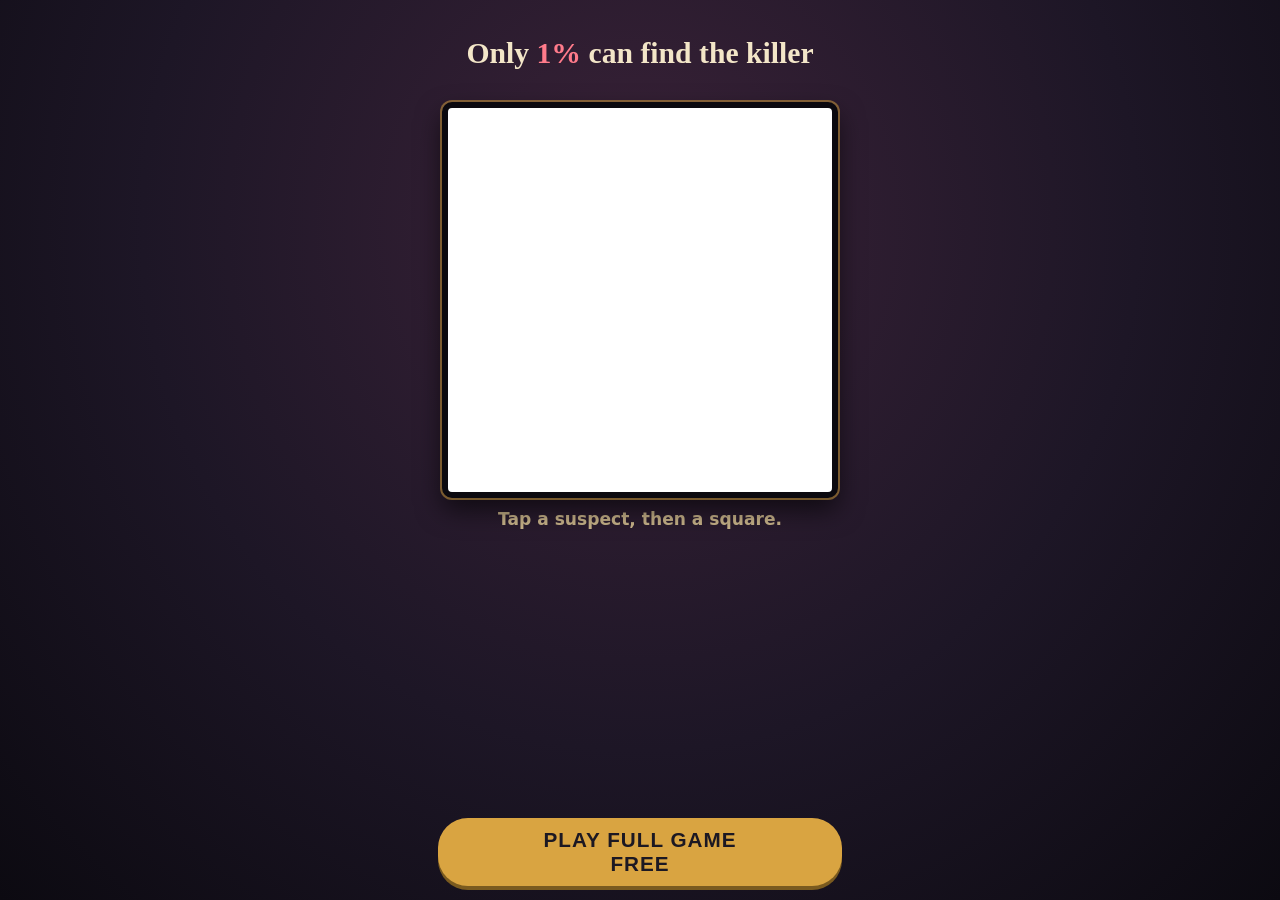
<file: tools/promo/playable.html>
<!DOCTYPE html>
<html lang="en">
<head>
<meta charset="UTF-8">
<meta name="viewport" content="width=device-width, initial-scale=1, maximum-scale=1, user-scalable=no">
<meta name="ad.size" content="width=320,height=480">
<title>Crime Grid: find the killer</title>
<!--FONTS-->
<style>
  * { box-sizing: border-box; -webkit-tap-highlight-color: transparent; user-select: none; -webkit-user-select: none; }
  html, body { margin: 0; height: 100%; overflow: hidden; }
  body { background: radial-gradient(ellipse at 50% 25%, #3a2238 0%, #1d1626 55%, #0c0a11 100%); color: #f3e6c8; font-family: "Quicksand", system-ui, sans-serif; font-weight: 700;
    display: flex; flex-direction: column; align-items: center; touch-action: manipulation; }
  #wrap { width: 100%; max-width: 480px; height: 100%; display: flex; flex-direction: column; align-items: center; padding: 1.6vh 3vw; gap: 1.2vh; }
  #cap { font-family: "Playfair Display", Georgia, serif; font-weight: 900; font-size: min(6vw, 3.3vh); text-align: center; min-height: 2.6em; display: flex; align-items: center; line-height: 1.15; }
  #cap b { color: #ff7b8b; }
  #board { --n: 4; width: min(88vw, 44vh); height: min(88vw, 44vh); display: grid; grid-template-columns: repeat(4, 1fr); grid-template-rows: repeat(4, 1fr);
    border: 6px solid #0b090f; border-radius: 10px; background: #fff; box-shadow: 0 0 0 2px rgba(217,164,65,.5), 0 12px 26px rgba(0,0,0,.6); position: relative; flex: 0 0 auto; }
  .cell { position: relative; display: flex; align-items: center; justify-content: center; border: 1px solid rgba(74,59,99,.12); cursor: pointer; }
  .cell.wn { border-top: 4px solid #2e2442; } .cell.ws { border-bottom: 4px solid #2e2442; } .cell.we { border-right: 4px solid #2e2442; } .cell.ww { border-left: 4px solid #2e2442; }
  .obj { width: 72%; height: 72%; display: flex; pointer-events: none; } .obj svg { width: 100%; height: 100%; }
  .cell.rug { background-image: repeating-linear-gradient(45deg, rgba(232,97,90,.25) 0 7px, rgba(255,255,255,.25) 7px 14px) !important; }
  .edge { position: absolute; background: #7fc4f0; border: 3px solid #2e2442; border-radius: 4px; z-index: 2; }
  .edge.n { top: -9px; left: 22%; right: 22%; height: 11px; } .edge.w { left: -9px; top: 22%; bottom: 22%; width: 11px; }
  .zl { position: absolute; bottom: 2px; left: 50%; transform: translateX(-50%); background: #efe4cf; border: 1.5px solid #1c1822; border-radius: 3px; padding: 0 5px;
    font-family: "Oswald", Impact, sans-serif; font-weight: 600; font-size: min(2.6vw, 1.3vh); color: #1c1822; text-transform: uppercase; white-space: nowrap; z-index: 4; pointer-events: none; }
  .tok { position: absolute; inset: 6%; border-radius: 50%; background: #fff; border: 4px solid; overflow: hidden; z-index: 5; animation: pop .35s cubic-bezier(.3,1.6,.6,1); pointer-events: none; }
  .tok svg { width: 100%; height: 100%; }
  .xm { position: absolute; inset: 0; display: flex; align-items: center; justify-content: center; color: #c0392b; font-family: "Fredoka", sans-serif; font-weight: 600; font-size: min(15vw, 7.5vh); opacity: .7; z-index: 3; animation: pop .25s ease-out both; pointer-events: none; }
  .cell.glow::after { content: ""; position: absolute; inset: 0; background: rgba(255,92,92,.35); animation: pulse 0.8s infinite alternate; z-index: 4; }
  .cell.hint { box-shadow: inset 0 0 0 4px #ffb703; animation: pulse .7s infinite alternate; }
  #cards { width: 100%; display: grid; grid-template-columns: 1fr 1fr; gap: 1vh 2.4vw; }
  .card { background: linear-gradient(#efe4cf, #e4d4b2); color: #1c1822; border-radius: 6px; padding: .9vh 2vw; display: flex; gap: 2vw; align-items: center; box-shadow: 0 4px 0 rgba(0,0,0,.25); cursor: pointer; border: 3px solid transparent; transition: transform .15s; }
  .card.sel { border-color: #ffb703; transform: translateY(-3px); box-shadow: 0 0 0 3px rgba(255,183,3,.35), 0 6px 0 rgba(0,0,0,.25); }
  .card.done { opacity: .45; }
  .card.victim { background: linear-gradient(#ead5cf, #dcc0b8); cursor: default; }
  .face { flex: 0 0 auto; width: min(11vw, 5.6vh); height: min(11vw, 5.6vh); background: #fff; padding: 2px; border-radius: 3px; transform: rotate(-3deg); }
  .face svg { width: 100%; height: 100%; }
  .nm { font-family: "Oswald", Impact, sans-serif; font-weight: 600; font-size: min(4.2vw, 2.1vh); text-transform: uppercase; }
  .cl { font-family: "Courier Prime", monospace; font-weight: 700; font-size: min(3.3vw, 1.65vh); line-height: 1.2; } .cl b { color: #b5243a; }
  #status { font-size: min(3.8vw, 1.9vh); color: #c9b48a; text-align: center; min-height: 1.3em; }
  #status.bad { color: #ff7b8b; animation: shake .4s; }
  #cta-mini { margin-top: auto; background: #d9a441; color: #1c1822; border: 0; border-radius: 30px; padding: 1.1vh 7vw; font-family: "Oswald", Impact, sans-serif; font-weight: 600; font-size: min(4.6vw, 2.3vh); letter-spacing: 1px; box-shadow: 0 4px 0 #7a5a1f; cursor: pointer; }
  .ov { position: fixed; inset: 0; background: rgba(10,8,14,.9); display: none; flex-direction: column; align-items: center; justify-content: center; text-align: center; z-index: 50; padding: 6vw; }
  .ov.show { display: flex; animation: fade .3s; }
  .big { font-family: "Playfair Display", Georgia, serif; font-weight: 900; font-size: min(11vw, 5.6vh); line-height: 1.05; }
  .sub { font-family: "Special Elite", "Courier New", monospace; font-size: min(4.8vw, 2.4vh); color: #c9b48a; margin-top: 1.6vh; }
  .logo svg { width: min(34vw, 17vh); height: min(34vw, 17vh); }
  .faces { display: flex; gap: 4vw; margin-top: 3vh; }
  .faces button { background: none; border: 0; color: #f3e6c8; font-family: "Fredoka", sans-serif; font-weight: 600; font-size: min(4.6vw, 2.3vh); cursor: pointer; padding: 0; }
  .faces button div { width: min(22vw, 11vh); height: min(22vw, 11vh); border-radius: 18px; background: #fffdf8; overflow: hidden; margin-bottom: 6px; border: 4px solid transparent; }
  .faces button div svg { width: 100%; height: 100%; }
  .faces button.no div { border-color: #e63946; opacity: .5; }
  .stamp { font-family: "Oswald", Impact, sans-serif; font-weight: 600; font-size: min(13vw, 6.5vh); letter-spacing: 3px; border: 6px solid; border-radius: 12px; padding: 0 5vw; transform: rotate(-7deg); animation: slam .35s cubic-bezier(.3,1.6,.6,1); }
  .cta { margin-top: 4vh; background: linear-gradient(#ffcf6b, #d9a441); color: #1c1822; border: 0; border-radius: 40px; padding: 2vh 12vw; font-family: "Oswald", Impact, sans-serif; font-weight: 600; font-size: min(7vw, 3.5vh); letter-spacing: 2px; box-shadow: 0 6px 0 #7a5a1f, 0 0 30px rgba(255,207,107,.5); cursor: pointer; animation: breathe 1.1s infinite; }
  .stars { font-size: min(13vw, 6.5vh); color: #ffd166; letter-spacing: 6px; }
  #hand { position: fixed; width: 54px; height: 54px; border-radius: 50%; z-index: 60; pointer-events: none; display: none; margin: -27px 0 0 -27px;
    background: radial-gradient(circle, rgba(255,255,255,.95) 0 24%, rgba(255,255,255,.35) 25% 48%, transparent 49%); animation: tapme 1s infinite; }
  @keyframes pop { from { transform: scale(0); } to { transform: scale(1); } }
  @keyframes pulse { from { opacity: .45; } to { opacity: 1; } }
  @keyframes shake { 0%,100% { transform: none; } 25% { transform: translateX(-8px); } 75% { transform: translateX(8px); } }
  @keyframes fade { from { opacity: 0; } }
  @keyframes slam { from { transform: rotate(-7deg) scale(2.4); opacity: 0; } }
  @keyframes breathe { 50% { transform: scale(1.06); } }
  @keyframes tapme { 0%,100% { transform: scale(1); } 50% { transform: scale(.78); } }
</style>
</head>
<body>
<div id="wrap">
  <div id="cap">Only <b>&nbsp;1%&nbsp;</b> can find the killer</div>
  <div id="board"></div>
  <div id="status">Tap a suspect, then a square.</div>
  <div id="cards"></div>
  <button id="cta-mini">PLAY FULL GAME FREE</button>
</div>
<div class="ov" id="accuse"><div class="big">Who did it?</div><div class="sub">The killer was <b>alone</b> with Victor in one room.</div><div class="faces" id="faces"></div><div class="sub" id="acc-msg"></div></div>
<div class="ov" id="end"><div class="logo" id="logo"></div><div class="big" id="end-t" style="margin-top:3vh">Case closed!</div><div class="stars" id="stars">★★★</div>
  <div class="sub">Rookie 4×4 → Extreme 10×10<br>A new murder every day</div><button class="cta" id="cta">PLAY FREE</button></div>
<div id="hand"></div>
<!--SCRIPTS-->
<script>
'use strict';
/* Crime Grid playable ad: one tiny case, played for real. Works as a plain page, in MRAID ad containers
   (AppLovin, Unity, ironSource, Mintegral…) and in Google Ads HTML5 (ExitApi). Change STORE_URL before upload. */
var STORE_URL = 'https://lamplit-logic.github.io/v2/';
(function () {
  const E = window.MysteryEngine, A = window.MysteryArt;
  const $ = (id) => document.getElementById(id);
  const P = E.finishCustom({
    N: 4,
    theme: { id: 'mansion', name: 'The Mansion', area: 'room', edge: 'window', edgeColor: '#7fc4f0' },
    zones: [{ name: 'Living Room', color: '#cfe0f3' }, { name: 'Kitchen', color: '#fbefc4' }, { name: 'Bedroom', color: '#e6d5ef' }],
    zoneOf: [0, 0, 1, 1, 0, 0, 1, 1, 2, 2, 2, 1, 2, 2, 2, 1],
    obj: ['tv', null, 'table', null, 'plant', 'chair', null, null, null, 'rug', null, null, 'bed', 'bed', null, 'plant'],
    edges: ['3n', '8w'],
    people: [
      { letter: 'A', name: 'Ava', g: 'f', color: '#e74c3c', clues: ['She was **sitting on a chair**.'] },
      { letter: 'B', name: 'Ben', g: 'm', color: '#2980b9', clues: ['He was **lying on a bed**.'] },
      { letter: 'C', name: 'Chloe', g: 'f', color: '#27ae60', clues: ['She was in the **Kitchen**, **by a window**.'] },
      { letter: 'V', name: 'Victor', g: 'm', color: '#7f1d1d', isVictim: true, clues: [] },
    ],
    solution: [5, 12, 3, 10], murderer: 1, victim: 3,
  });
  const N = 4, place = [-1, -1, -1, -1];
  let sel = -1, wrong = 0, finished = false;
  const rich = (t) => t.replace(/\*\*(.+?)\*\*/g, '<b>$1</b>');
  const blocked = (i) => E.isBlocked(P.obj[i]);
  const rowCol = (i) => [Math.floor(i / N), i % N];

  // ---- board ----
  const cells = [];
  const labels = { 4: 'Living Room', 7: 'Kitchen', 14: 'Bedroom' };
  for (let i = 0; i < N * N; i++) {
    const c = document.createElement('div'), [r, k] = rowCol(i), w = P.walls[i];
    c.className = 'cell';
    if (w.n && r > 0) c.classList.add('wn'); if (w.s && r < N - 1) c.classList.add('ws');
    if (w.w && k > 0) c.classList.add('ww'); if (w.e && k < N - 1) c.classList.add('we');
    c.style.backgroundColor = P.zones[P.zoneOf[i]].color;
    if (P.obj[i] === 'rug') c.classList.add('rug'); else if (P.obj[i]) c.innerHTML = `<div class="obj">${A.icon(P.obj[i])}</div>`;
    if (i === 3) c.insertAdjacentHTML('beforeend', '<div class="edge n"></div>');
    if (i === 8) c.insertAdjacentHTML('beforeend', '<div class="edge w"></div>');
    if (labels[i]) c.insertAdjacentHTML('beforeend', `<div class="zl">${labels[i]}</div>`);
    c.addEventListener('click', () => onCell(i));
    $('board').appendChild(c); cells.push(c);
  }
  // ---- cards ----
  const cards = P.people.map((p, k) => {
    const d = document.createElement('div');
    d.className = 'card' + (p.isVictim ? ' victim' : '');
    d.innerHTML = `<div class="face">${A.avatar(p)}</div><div><div class="nm">${p.name}${p.isVictim ? ' ✝' : ''}</div><div class="cl">${p.isVictim ? 'The victim. Last free square.' : rich(p.clues[0])}</div></div>`;
    if (!p.isVictim) d.addEventListener('click', () => pick(k));
    $('cards').appendChild(d);
    return d;
  });

  // ---- guidance hand ----
  let idle;
  function guide() {
    clearTimeout(idle);
    $('hand').style.display = 'none';
    cells.forEach((c) => c.classList.remove('hint'));
    if (finished) return;
    idle = setTimeout(() => {
      const next = sel >= 0 ? cells[P.solution[sel]] : cards[[0, 1, 2].find((p) => place[p] < 0)];
      if (!next) return;
      const r = next.getBoundingClientRect();
      const h = $('hand'); h.style.left = r.left + r.width / 2 + 'px'; h.style.top = r.top + r.height / 2 + 'px'; h.style.display = 'block';
      if (sel >= 0) next.classList.add('hint');
    }, sel >= 0 || place.some((x) => x >= 0) ? 3500 : 900);
  }
  function say(t, bad) { const s = $('status'); s.innerHTML = t; s.classList.remove('bad'); if (bad) { void s.offsetWidth; s.classList.add('bad'); } }

  function pick(p) {
    if (finished || place[p] >= 0) return;
    sel = p;
    cards.forEach((c, k) => c.classList.toggle('sel', k === p));
    say(`Where was <b>${P.people[p].name}</b>? Tap a square.`);
    guide();
  }
  function drawToken(p) {
    const t = document.createElement('div'); t.className = 'tok';
    t.style.borderColor = P.people[p].isVictim ? '#c0392b' : P.people[p].color; t.innerHTML = A.avatar(P.people[p]);
    cells[place[p]].appendChild(t);
  }
  function sweepX(c) {
    const [r, k] = rowCol(c);
    for (let i = 0; i < N * N; i++) {
      const [ri, ki] = rowCol(i);
      if (i === c || (ri !== r && ki !== k) || place.includes(i) || cells[i].querySelector('.xm')) continue;
      const x = document.createElement('div'); x.className = 'xm'; x.textContent = '✕';
      x.style.animationDelay = (Math.abs(ri - r) + Math.abs(ki - k)) * 0.06 + 's';
      cells[i].appendChild(x);
    }
  }
  function onCell(i) {
    if (finished) return;
    if (sel < 0) { say('First tap a suspect card 👇'.replace(' 👇', ''), true); guide(); return; }
    const [r, k] = rowCol(i);
    if (blocked(i)) { say('Nobody can stand there!', true); return; }
    if (place.some((x) => x >= 0 && (rowCol(x)[0] === r || rowCol(x)[1] === k))) { say('Someone already uses that <b>row or column</b>!', true); return; }
    if (i !== P.solution[sel]) { say('Read the clue again 🔍'.replace(' 🔍', ''), true); cells[i].animate([{ transform: 'translateX(-5px)' }, { transform: 'translateX(5px)' }, { transform: 'none' }], 250); return; }
    place[sel] = i; drawToken(sel); sweepX(i);
    cards[sel].classList.remove('sel'); cards[sel].classList.add('done');
    sel = -1;
    if ([0, 1, 2].every((p) => place[p] >= 0)) {
      say('Victor is in the <b>last free square</b>…');
      setTimeout(() => { place[3] = P.solution[3]; drawToken(3); cards[3].classList.add('done'); cells.forEach((c, j) => { if (P.zoneOf[j] === 2) c.classList.add('glow'); }); }, 600);
      setTimeout(showAccuse, 1700);
      finished = true; guide();
    } else { say('Nice! Next suspect 👇'.replace(' 👇', '')); guide(); }
  }
  function showAccuse() {
    $('faces').innerHTML = P.people.filter((p) => !p.isVictim).map((p, k) => `<button data-p="${k}"><div>${A.avatar(p)}</div>${p.name}</button>`).join('');
    $('faces').querySelectorAll('button').forEach((b) => b.addEventListener('click', () => accuse(+b.dataset.p, b)));
    $('accuse').classList.add('show');
  }
  function accuse(p, b) {
    if (p === P.murderer) { $('accuse').classList.remove('show'); end(true); return; }
    wrong++; b.classList.add('no');
    $('acc-msg').innerHTML = '<span class="stamp" style="color:#e63946;display:inline-block">WRONG!</span><br>Who else was in the <b>Bedroom</b>?';
    if (wrong >= 2) setTimeout(() => { $('accuse').classList.remove('show'); end(false); }, 1400);
  }
  function end(won) {
    finished = true; guide();
    $('logo').innerHTML = A.ui('logo');
    $('end-t').innerHTML = won ? '<span class="stamp" style="color:#2a9d5c;display:inline-block">CASE CLOSED</span><br>You\'re in the 1%!' : 'So close…<br>Ready for a rematch?';
    $('stars').style.display = won ? '' : 'none';
    $('end').classList.add('show');
  }
  // ---- store click-through (MRAID → Google ExitApi → plain link) ----
  function install() {
    try { if (window.mraid && mraid.open) return mraid.open(STORE_URL); } catch (e) { /* fall through */ }
    try { if (window.ExitApi && ExitApi.exit) return ExitApi.exit(); } catch (e) { /* fall through */ }
    window.open(STORE_URL, '_blank');
  }
  $('cta').addEventListener('click', install);
  $('cta-mini').addEventListener('click', install);
  // networks expect the end card within ~30 s even if the player stops
  setTimeout(() => { if (!$('end').classList.contains('show')) { $('accuse').classList.remove('show'); end(false); } }, 45000);
  const start = () => guide();
  if (window.mraid && mraid.getState && mraid.getState() === 'loading') mraid.addEventListener('ready', start); else start();
})();
</script>
</body>
</html>
</file>
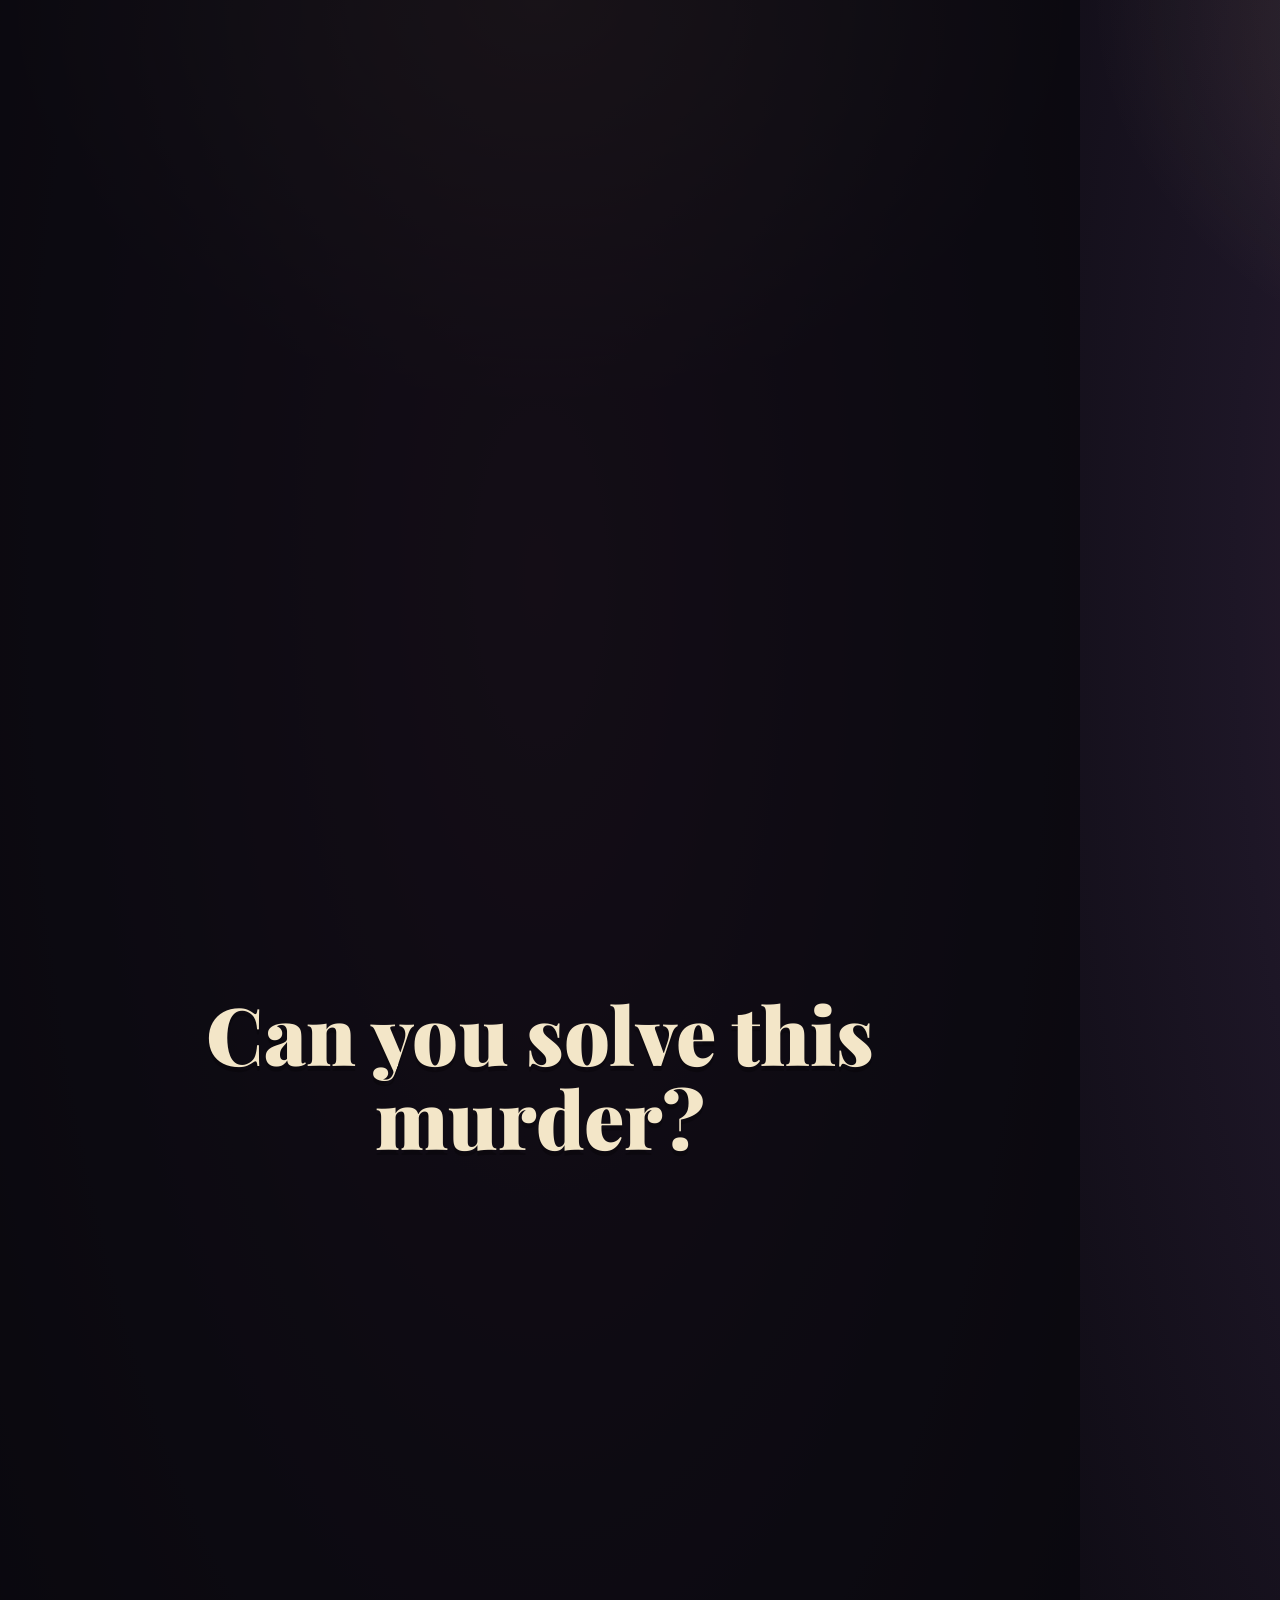
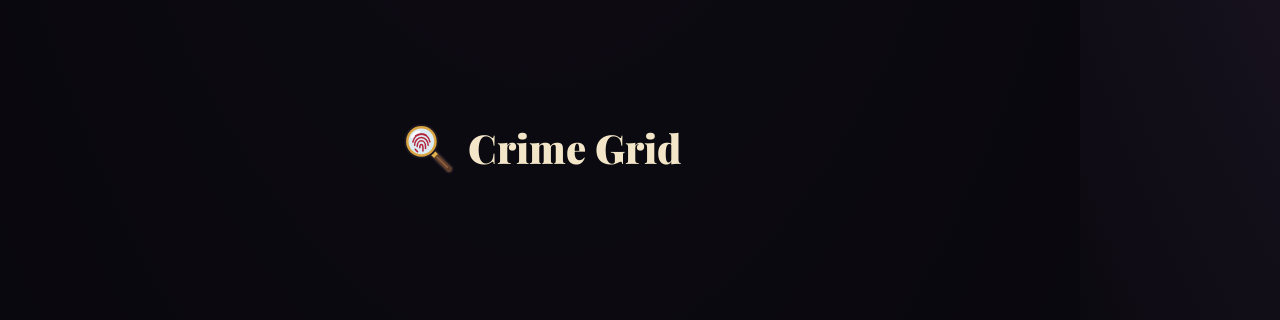
<file: tools/promo/promo.html>
<!DOCTYPE html>
<html lang="en">
<head>
<meta charset="UTF-8">
<title>Crime Grid promo</title>
<style>
  @font-face { font-family: "Fredoka"; font-weight: 600; src: url(../fonts/fredoka-latin-600-normal.woff2) format("woff2"); }
  @font-face { font-family: "Fredoka"; font-weight: 500; src: url(../fonts/fredoka-latin-500-normal.woff2) format("woff2"); }
  @font-face { font-family: "Quicksand"; font-weight: 700; src: url(../fonts/quicksand-latin-700-normal.woff2) format("woff2"); }
  @font-face { font-family: "Pacifico"; src: url(../fonts/pacifico-latin-400-normal.woff2) format("woff2"); }
  @font-face { font-family: "Playfair Display"; font-weight: 900; src: url(../fonts/playfair-display-latin-900-normal.woff2) format("woff2"); }
  @font-face { font-family: "Special Elite"; src: url(../fonts/special-elite-latin-400-normal.woff2) format("woff2"); }
  @font-face { font-family: "Courier Prime"; font-weight: 700; src: url(../fonts/courier-prime-latin-700-normal.woff2) format("woff2"); }
  @font-face { font-family: "Oswald"; font-weight: 600; src: url(../fonts/oswald-latin-600-normal.woff2) format("woff2"); }
  * { box-sizing: border-box; }
  html, body { margin: 0; width: 1080px; height: 1920px; overflow: hidden; }
  body { background: radial-gradient(ellipse 70% 30% at 50% 0%, rgba(255,214,150,.16), transparent 70%), radial-gradient(ellipse at 50% 30%, #3a2238 0%, #1d1626 50%, #0c0a11 100%); font-family: "Quicksand", sans-serif; font-weight: 700; color: #3d3250; position: relative; }
  .layer { position: absolute; inset: 0; }
  #cap { position: absolute; left: 70px; right: 70px; top: 150px; height: 200px; display: flex; align-items: center; justify-content: center; text-align: center;
    font-family: "Playfair Display"; font-weight: 900; font-size: 56px; line-height: 1.15; color: #f3e6c8; text-shadow: 0 4px 0 rgba(0,0,0,.25); }
  #cap b { color: #ff7b8b; }
  #boardwrap { position: absolute; left: 50%; top: 370px; transform-origin: 50% 0; }
  .board { display: grid; position: relative; background: #fff; border: 14px solid #0b090f; border-radius: 16px; box-shadow: 0 0 0 2px rgba(217,164,65,.5), 0 24px 50px rgba(0,0,0,.7); }
  .board .cell { filter: saturate(.6) brightness(.94) contrast(1.03); }
  .cell { position: relative; display: flex; align-items: center; justify-content: center; border: 1px solid rgba(74,59,99,.1); }
  .cell.wn { border-top: 6px solid #2e2442; } .cell.ws { border-bottom: 6px solid #2e2442; } .cell.we { border-right: 6px solid #2e2442; } .cell.ww { border-left: 6px solid #2e2442; }
  .obj { width: 76%; height: 76%; display: flex; } .obj svg { width: 100%; height: 100%; filter: drop-shadow(0 3px 0 rgba(61,50,80,.18)); }
  .cell.rug { background-image: radial-gradient(circle, rgba(255,255,255,.55) 2px, transparent 3px), repeating-linear-gradient(45deg, rgba(232,97,90,.22) 0 12px, rgba(255,255,255,.25) 12px 24px) !important; background-size: 18px 18px, auto !important; }
  .cell.rug::before { content: ""; position: absolute; inset: 10%; border: 4px solid rgba(232,97,90,.55); border-radius: 12px; }
  .edge { position: absolute; border: 4px solid #2e2442; border-radius: 6px; box-shadow: inset 0 0 0 3px rgba(255,255,255,.75); z-index: 2; }
  .edge.n { top: -16px; left: 20%; right: 20%; height: 18px; } .edge.s { bottom: -16px; left: 20%; right: 20%; height: 18px; }
  .edge.w { left: -16px; top: 20%; bottom: 20%; width: 18px; } .edge.e { right: -16px; top: 20%; bottom: 20%; width: 18px; }
  .zl { position: absolute; bottom: 4px; left: 50%; transform: translateX(-50%); background: #efe4cf; border: 2px solid #1c1822; border-radius: 4px; padding: 0 10px; text-transform: uppercase; letter-spacing: 1px;
    font-family: "Oswald"; font-weight: 600; color: #1c1822; white-space: nowrap; z-index: 4; line-height: 1.35; }
  .tok { position: absolute; inset: 7%; border-radius: 50%; background: #fff; border: 7px solid; overflow: hidden; z-index: 5; box-shadow: 0 6px 12px rgba(0,0,0,.25); }
  .tok svg { width: 100%; height: 100%; }
  .tok.letter { display: flex; align-items: center; justify-content: center; color: #fff; font-family: "Fredoka"; font-weight: 600; border-color: #fff; }
  .hl { position: absolute; inset: 0; box-shadow: inset 0 0 0 10px #ffb703; z-index: 6; border-radius: 4px; }
  .zoneglow { position: absolute; inset: 0; background: rgba(255,92,92,.28); z-index: 3; }
  #cards { position: absolute; left: 60px; right: 60px; top: 1200px; display: grid; grid-template-columns: 1fr 1fr; gap: 18px; }
  .card { background: linear-gradient(#efe4cf, #e4d4b2); border-radius: 6px; padding: 18px 20px; display: flex; gap: 16px; align-items: flex-start; box-shadow: 0 10px 0 rgba(0,0,0,.18); }
  .card.victim { background: linear-gradient(#ead5cf, #dcc0b8); }
  .face { flex: 0 0 auto; width: 92px; height: 92px; border-radius: 2px; background: #fff; padding: 5px 5px 12px; position: relative; transform: rotate(-3deg); box-shadow: 0 3px 6px rgba(0,0,0,.35); }
  .face svg { width: 100%; height: 100%; }
  .face .lt { position: absolute; right: -10px; bottom: -10px; width: 42px; height: 42px; border-radius: 50%; color: #fff; border: 4px solid #fff; display: flex; align-items: center; justify-content: center; font-family: "Fredoka"; font-weight: 600; font-size: 24px; }
  .nm { font-family: "Oswald"; font-weight: 600; font-size: 36px; text-transform: uppercase; letter-spacing: 1px; color: #1c1822; }
  .cl { font-family: "Courier Prime"; font-weight: 700; font-size: 29px; line-height: 1.25; color: #1c1822; } .cl b { color: #b5243a; }
  .rip { font-family: "Pacifico"; color: #c0392b; font-size: 28px; }
  #over { position: absolute; inset: 0; display: flex; flex-direction: column; align-items: center; justify-content: center; text-align: center; color: #fff; z-index: 20; }
  #over .big { font-family: "Playfair Display"; font-weight: 900; font-size: 100px; color: #f3e6c8; line-height: 1.05; text-shadow: 0 6px 0 rgba(0,0,0,.25); padding: 0 60px; }
  #over .sub { font-family: "Special Elite"; font-size: 44px; color: #c9b48a; margin-top: 30px; opacity: .95; }
  #over .ic svg { width: 300px; height: 300px; }
  #over .ring { width: 300px; height: 300px; border-radius: 50%; border: 18px solid #d9a441; color: #f3e6c8; display: flex; align-items: center; justify-content: center; font-family: "Fredoka"; font-weight: 600; font-size: 160px; margin-top: 40px; background: rgba(46,36,66,.55); }
  #dim { position: absolute; inset: 0; background: rgba(10,8,14,.86); z-index: 19; }
  #brand { position: absolute; left: 0; right: 0; top: 1720px; text-align: center; color: #f3e6c8; font-family: "Playfair Display"; font-weight: 900; font-size: 40px; display: flex; align-items: center; justify-content: center; gap: 14px; z-index: 30; }
  #brand svg { width: 54px; height: 54px; }
  #timer { position: absolute; right: 70px; top: 190px; width: 140px; height: 140px; border-radius: 50%; border: 12px solid #d9a441; color: #fff; font-family: "Fredoka"; font-weight: 600; font-size: 70px; display: flex; align-items: center; justify-content: center; background: rgba(46,36,66,.4); z-index: 10; opacity: 0; }
  .facerow { display: flex; gap: 28px; margin-top: 50px; }
  .facerow .f { width: 150px; text-align: center; font-family: "Fredoka"; font-size: 34px; }
  .facerow .f div { width: 150px; height: 150px; border-radius: 34px; background: #fffdf8; overflow: hidden; margin-bottom: 8px; position: relative; }
  .facerow .f div svg { width: 100%; height: 100%; }
  /* floors (same as the illustrated edition, scaled for video) */
  .fl-wood { background-image: repeating-linear-gradient(0deg, transparent 0 calc(33.3% - 2px), rgba(110,60,20,.14) calc(33.3% - 2px) 33.3%), linear-gradient(90deg, transparent 49%, rgba(110,60,20,.08) 49% 51%, transparent 51%); }
  .fl-deck { background-image: repeating-linear-gradient(90deg, transparent 0 calc(25% - 2px), rgba(90,60,30,.16) calc(25% - 2px) 25%); }
  .fl-tile { background-image: linear-gradient(rgba(255,255,255,.5) 3px, transparent 3px), linear-gradient(90deg, rgba(255,255,255,.5) 3px, transparent 3px); background-size: 50% 50%; }
  .fl-check { background-image: conic-gradient(rgba(255,255,255,.4) 25%, transparent 0 50%, rgba(255,255,255,.4) 0 75%, transparent 0); background-size: 50% 50%; }
  .fl-grass { background-image: radial-gradient(rgba(60,130,60,.22) 2.6px, transparent 3.4px), radial-gradient(rgba(255,255,255,.35) 2px, transparent 2.8px); background-size: 18px 18px, 26px 26px; background-position: 0 0, 8px 12px; }
  .fl-dirt { background-image: radial-gradient(rgba(130,85,40,.2) 3px, transparent 4px); background-size: 22px 22px; }
  .fl-stone { background-image: linear-gradient(rgba(74,59,99,.14) 3px, transparent 3px), linear-gradient(90deg, rgba(74,59,99,.12) 3px, transparent 3px); background-size: 50% 33.3%, 50% 66.6%; }
  .fl-metal { background-image: radial-gradient(rgba(74,59,99,.3) 2.4px, transparent 3.2px), linear-gradient(rgba(255,255,255,.4) 2px, transparent 2px), linear-gradient(90deg, rgba(255,255,255,.4) 2px, transparent 2px); background-size: 50% 50%, 50% 50%, 50% 50%; background-position: 8px 8px, 0 0, 0 0; }
  .fl-marble { background-image: linear-gradient(135deg, rgba(255,255,255,.55), transparent 45%, rgba(255,255,255,.35) 70%, transparent 85%); }
  .fl-carpet { background-image: repeating-linear-gradient(45deg, rgba(255,255,255,.16) 0 6px, transparent 6px 16px); }
  .fl-snow { background-image: radial-gradient(#fff 2.8px, transparent 3.6px); background-size: 20px 20px; }
  #tap { position: absolute; width: 120px; height: 120px; margin: -60px 0 0 -60px; border-radius: 50%; z-index: 40; pointer-events: none; opacity: 0;
    background: radial-gradient(circle, rgba(255,255,255,.95) 0 22%, rgba(255,255,255,.35) 23% 45%, transparent 46%); }
  #tap::after { content: ""; position: absolute; inset: 0; border-radius: 50%; border: 6px solid rgba(255,255,255,.9); transform: scale(var(--r, 0)); opacity: calc(1 - var(--r, 0)); }
  #stamp { position: absolute; left: 50%; top: 760px; z-index: 35; font-family: "Oswald"; font-weight: 600; font-size: 150px; letter-spacing: 6px; padding: 10px 50px;
    border: 14px solid currentColor; border-radius: 18px; color: #e63946; background: rgba(12,10,17,.55); white-space: nowrap; opacity: 0; transform: translate(-50%, -50%); }
  .xm { position: absolute; inset: 0; display: flex; align-items: center; justify-content: center; color: #c0392b; font-family: "Fredoka"; font-weight: 600; z-index: 4; opacity: 0; line-height: 1; }
  .lvtag { position: absolute; left: 50%; transform: translateX(-50%); font-family: "Oswald"; font-weight: 600; font-size: 64px; letter-spacing: 4px; color: #f3e6c8; background: #2e2442; border: 5px solid #d9a441; border-radius: 14px; padding: 4px 34px; z-index: 12; white-space: nowrap; }
  .stars { font-size: 120px; color: #ffd166; letter-spacing: 16px; text-shadow: 0 6px 0 rgba(0,0,0,.3); }
</style>
</head>
<body>
<div id="cap"></div>
<div id="timer"></div>
<div id="boardwrap"></div>
<div id="cards"></div>
<div id="dim"></div>
<div id="over"></div>
<div id="brand"></div>
<div id="tap"></div>
<div id="stamp"></div>
<script src="../../engine.js"></script>
<script src="../../art.js"></script>
<script>
'use strict';
const E = window.MysteryEngine, A = window.MysteryArt;
const $ = (id) => document.getElementById(id);
const esc = (t) => String(t).replace(/[&<>]/g, (c) => ({ '&': '&amp;', '<': '&lt;', '>': '&gt;' }[c]));
const rich = (t) => esc(t).replace(/\*\*(.+?)\*\*/g, '<b>$1</b>');
const clamp = (x) => Math.max(0, Math.min(1, x));
const ease = (x) => { x = clamp(x); return x < 0.5 ? 2 * x * x : 1 - Math.pow(-2 * x + 2, 2) / 2; };
const pop = (x) => { x = clamp(x); const c = 1.70158; return 1 + (c + 1) * Math.pow(x - 1, 3) + c * Math.pow(x - 1, 2); };
const span = (t, a, b) => clamp((t - a) / (b - a)); // progress of t between a and b

function tutorialPuzzle() {
  return E.finishCustom({
    N: 4,
    theme: { id: 'mansion', name: 'The Mansion', area: 'room', edge: 'window', edgeColor: '#7fc4f0' },
    zones: [{ name: 'Living Room', color: '#cfe0f3' }, { name: 'Kitchen', color: '#fbefc4' }, { name: 'Bedroom', color: '#e6d5ef' }],
    zoneOf: [0, 0, 1, 1, 0, 0, 1, 1, 2, 2, 2, 1, 2, 2, 2, 1],
    obj: ['tv', null, 'table', null, 'plant', 'chair', null, null, null, 'rug', null, null, 'bed', 'bed', null, 'plant'],
    edges: ['3n', '8w'],
    people: [
      { letter: 'A', name: 'Ava', g: 'f', color: '#e74c3c', clues: ['She was **sitting on a chair**.'] },
      { letter: 'B', name: 'Ben', g: 'm', color: '#2980b9', clues: ['He was **lying on a bed**.'] },
      { letter: 'C', name: 'Chloe', g: 'f', color: '#27ae60', clues: ['She was in the **Kitchen**, **by a window**.'] },
      { letter: 'V', name: 'Victor', g: 'm', color: '#7f1d1d', isVictim: true, clues: [] },
    ],
    solution: [5, 12, 3, 10], murderer: 1, victim: 3,
  });
}

/* ---------- building blocks ---------- */
let P, cells = [], toks = [], hls = [], glows = [], cardEls = [], xms = [];
function buildBoard(size, wrap) {
  const N = P.N, cs = size / N;
  wrap = wrap || $('boardwrap');
  wrap.style.marginLeft = -(size + 24) / 2 + 'px';
  const b = document.createElement('div');
  b.className = 'board';
  b.style.width = b.style.height = size + 24 + 'px';
  b.style.gridTemplateColumns = b.style.gridTemplateRows = `repeat(${N}, 1fr)`;
  const edges = new Set(P.edges);
  // a label per zone on its lowest, emptiest square
  const label = {};
  P.zones.forEach((z, zi) => {
    let best = -1, score = -1e9;
    P.zoneOf.forEach((zz, i) => { if (zz !== zi) return; const s = Math.floor(i / N) * 10 - (P.obj[i] ? 3 : 0) - Math.abs(i % N - (N - 1) / 2); if (s > score) { score = s; best = i; } });
    label[best] = zi;
  });
  for (let i = 0; i < N * N; i++) {
    const c = document.createElement('div');
    const w = P.walls[i], r = Math.floor(i / N), col = i % N;
    c.className = 'cell fl-' + A.floor(P.theme.id, P.zoneOf[i]);
    if (w.n && r > 0) c.classList.add('wn'); if (w.s && r < N - 1) c.classList.add('ws');
    if (w.w && col > 0) c.classList.add('ww'); if (w.e && col < N - 1) c.classList.add('we');
    c.style.backgroundColor = P.zones[P.zoneOf[i]].color;
    const o = P.obj[i];
    if (o === 'rug') c.classList.add('rug');
    else if (o) c.innerHTML = `<div class="obj">${A.icon(o)}</div>`;
    for (const s of ['n', 's', 'e', 'w']) if (edges.has(i + s)) c.insertAdjacentHTML('beforeend', `<div class="edge ${s}" style="background:${P.theme.edgeColor}"></div>`);
    if (i in label && size / N > 70) c.insertAdjacentHTML('beforeend', `<div class="zl" style="font-size:${Math.min(34, cs * 0.17)}px">${esc(P.zones[label[i]].name)}</div>`);
    const xm = document.createElement('div'); xm.className = 'xm'; xm.textContent = '✕'; xm.style.fontSize = cs * 0.8 + 'px'; c.appendChild(xm); xms[i] = xm;
    const g = document.createElement('div'); g.className = 'zoneglow'; g.style.opacity = 0; c.appendChild(g); glows[i] = g;
    const h = document.createElement('div'); h.className = 'hl'; h.style.opacity = 0; c.appendChild(h); hls[i] = h;
    b.appendChild(c); cells[i] = c;
  }
  P.people.forEach((person, p) => {
    const t = document.createElement('div');
    const letters = N > 6;
    t.className = 'tok' + (letters ? ' letter' : '');
    if (letters) { t.textContent = person.letter; t.style.background = person.color; t.style.fontSize = cs * 0.45 + 'px'; t.style.borderWidth = '4px'; }
    else { t.innerHTML = A.avatar(person); t.style.borderColor = person.isVictim ? '#c0392b' : person.color; }
    t.style.opacity = 0;
    cells[P.solution[p]].appendChild(t);
    toks[p] = t;
  });
  wrap.appendChild(b);
}
function buildCards(scale) {
  const box = $('cards');
  P.people.forEach((person) => {
    const d = document.createElement('div');
    d.className = 'card' + (person.isVictim ? ' victim' : '');
    const clues = person.isVictim ? '<div><b>The victim.</b> Found in the last free square.</div>' : person.clues.map((c) => `<div>${rich(c)}</div>`).join('');
    d.innerHTML = `<div class="face">${A.avatar(person)}<span class="lt" style="background:${person.color}">${person.letter}</span></div>
      <div><div class="nm">${esc(person.name)}${person.isVictim ? ' <span class="rip">rip</span>' : ''}</div><div class="cl">${clues}</div></div>`;
    if (scale) d.style.zoom = scale;
    box.appendChild(d); cardEls.push(d);
  });
}
const brand = () => { $('brand').innerHTML = `${A.ui('logo')}<span>Crime Grid</span>`; };
function endCard(x, lines) {
  const o = $('over');
  $('dim').style.opacity = ease(x) * 0.95;
  o.style.opacity = ease(x);
  o.innerHTML = `<div class="ic" style="transform:scale(${0.6 + 0.4 * pop(x)})">${A.ui('logo')}</div>
    <div class="big">Crime Grid</div><div class="sub">${lines.join('<br>')}</div>`;
}
const setCap = (html, x) => { const c = $('cap'); c.innerHTML = html ? `<div>${html}</div>` : ''; c.style.opacity = ease(x); c.style.transform = `translateY(${(1 - ease(x)) * 30}px)`; };


/* tap indicator (a finger touch) over any element, at time progress x (0..1) */
function tapAt(el, x, show) {
  const tp = $('tap');
  if (!show || !el) { tp.style.opacity = 0; return; }
  const r = el.getBoundingClientRect();
  tp.style.left = r.left + r.width / 2 + 'px'; tp.style.top = r.top + r.height / 2 + 'px';
  tp.style.opacity = 1; tp.style.setProperty('--r', clamp(x));
  tp.style.transform = `scale(${1 - 0.15 * Math.sin(Math.PI * clamp(x * 2))})`;
}
function stamp(text, color, x, rot) {
  const st = $('stamp');
  st.textContent = text; st.style.color = color; st.style.opacity = x > 0 ? 1 : 0;
  st.style.transform = `translate(-50%, -50%) rotate(${rot || -8}deg) scale(${x > 0 ? 2.2 - 1.2 * pop(x) : 2})`;
}
/* sweep X marks along the row and column of square c, outward from it */
function sweepX(c, t0, t, sec) {
  const N = P.N, r = Math.floor(c / N), k = c % N;
  for (let j = 0; j < N; j++) for (const i of [r * N + j, j * N + k]) {
    if (i === c) continue;
    const d = Math.abs(Math.floor(i / N) - r) + Math.abs((i % N) - k);
    const x = span(t, t0 + d * (sec || 0.07), t0 + d * (sec || 0.07) + 0.18);
    if (x > 0) { xms[i].style.opacity = Math.max(+xms[i].style.opacity || 0, 0.75 * x); xms[i].style.transform = `scale(${pop(x)})`; }
  }
}

/* ---------- the videos ---------- */
const VIDEOS = {
  // 1: easy case, countdown, worked solution, reveal
  1: {
    duration: 25,
    setup() { P = tutorialPuzzle(); buildBoard(760); buildCards(); brand(); },
    render(t) {
      const o = $('over'), dim = $('dim');
      // hook
      if (t < 2.8) {
        const x = span(t, 0, 0.6), out = span(t, 2.3, 2.8);
        dim.style.opacity = 0.9 * (1 - out); o.style.opacity = 1 - out;
        o.innerHTML = `<div class="ic" style="transform:scale(${pop(x)}) rotate(${(1 - x) * -20}deg)">${A.ui('knife')}</div>
          <div class="big" style="transform:scale(${0.8 + 0.2 * pop(span(t, 0.3, 0.9))})">Can you solve this murder?</div>
          <div class="sub" style="opacity:${ease(span(t, 1, 1.5))}">4 people · 1 victim · 1 killer</div>`;
      } else if (t >= 9.2 && t < 12.8) {
        const k = 3 - Math.floor((t - 9.6) / 1.05);
        const x = span(t, 9.2, 9.6), out = span(t, 12.4, 12.8);
        dim.style.opacity = 0.75 * ease(x) * (1 - out); o.style.opacity = ease(x) * (1 - out);
        o.innerHTML = `<div class="big">Pause &amp; try!</div><div class="sub">Who did it?</div><div class="ring">${t < 9.6 ? 3 : Math.max(1, k)}</div>`;
      } else if (t >= 22) {
        endCard(span(t, 22, 22.6), ['A new murder every day', 'Rookie → Extreme', '<b style="color:#ff7b8b">Free · link in bio</b>']);
      } else { dim.style.opacity = 0; o.style.opacity = 0; }

      const bx = pop(span(t, 2.6, 3.3));
      $('boardwrap').style.transform = `scale(${0.6 + 0.4 * bx})`; $('boardwrap').style.opacity = ease(span(t, 2.6, 3.0));
      cardEls.forEach((c, k) => { const x = span(t, 3.4 + k * 0.45, 3.9 + k * 0.45); c.style.opacity = ease(x); c.style.transform = `translateY(${(1 - ease(x)) * 80}px)`; });

      // captions
      if (t >= 3 && t < 6) setCap('Everyone was in a <b>different row</b> and a <b>different column</b>.', span(t, 3, 3.4) * (1 - span(t, 5.7, 6)));
      else if (t >= 6 && t < 9.2) setCap('The killer was <b>alone with the victim</b> in the same room.', span(t, 6, 6.4) * (1 - span(t, 8.9, 9.2)));
      const steps = [
        [12.9, 0, 'Only <b>ONE chair</b> → Ava'],
        [14.6, 1, 'A bed… but Ava owns that column → <b>Ben</b>'],
        [16.3, 2, 'Kitchen + window → <b>Chloe</b>'],
        [18.0, 3, 'Last free square → <b>Victor</b>'],
      ];
      for (const [s, p, txt] of steps) if (t >= s && t < s + 1.7) setCap(txt, span(t, s, s + 0.3) * (1 - span(t, s + 1.45, s + 1.7)));
      if (t >= 19.7 && t < 22) setCap('Ben was <b>alone</b> with Victor…<br><b style="font-size:84px">BEN DID IT!</b>', span(t, 19.7, 20.1));
      if (t < 3 || (t >= 12.6 && t < 12.9)) setCap('', 0);

      // tokens + highlights
      steps.forEach(([s, p]) => {
        const cell = P.solution[p];
        hls[cell].style.opacity = t >= s && t < s + 1.6 ? 0.5 + 0.5 * Math.sin((t - s) * 9) : 0;
        const x = span(t, s + 0.5, s + 0.9);
        toks[p].style.opacity = x > 0 ? 1 : 0;
        toks[p].style.transform = `scale(${pop(x)})`;
      });
      // reveal: bedroom glows, Ben pulses
      const rv = t >= 19.6 && t < 22;
      P.zoneOf.forEach((z, i) => { glows[i].style.opacity = rv && z === 2 ? 0.6 + 0.4 * Math.sin(t * 6) : 0; });
      if (rv) toks[1].style.transform = `scale(${1 + 0.12 * Math.sin((t - 19.6) * 10)})`;
    },
  },
  // 2: medium case, 10 second timer, comment your answer
  2: {
    duration: 24,
    setup() {
      P = E.generate(9500003, 'medium');
      buildBoard(700); buildCards(0.86); brand();
      $('cards').style.top = '1140px';
    },
    render(t) {
      const o = $('over'), dim = $('dim');
      if (t < 2.8) {
        const out = span(t, 2.3, 2.8);
        dim.style.opacity = 0.9 * (1 - out); o.style.opacity = 1 - out;
        o.innerHTML = `<div class="ic" style="transform:scale(${pop(span(t, 0, 0.6))})">${A.ui('logo')}</div>
          <div class="big">Think you're a detective?</div><div class="sub" style="opacity:${ease(span(t, 1, 1.5))}">Prove it. ${P.N - 1} suspects, 1 killer.</div>`;
      } else if (t >= 17.5 && t < 21) {
        const x = span(t, 17.5, 18);
        dim.style.opacity = 0.85 * ease(x); o.style.opacity = ease(x);
        o.innerHTML = `<div class="big">Who did it?</div>
          <div class="facerow">${P.people.filter((p) => !p.isVictim).map((p, k) => `<div class="f" style="transform:scale(${pop(span(t, 18 + k * 0.15, 18.4 + k * 0.15))})"><div>${A.avatar(p)}</div>${p.letter} · ${esc(p.name)}</div>`).join('')}</div>
          <div class="sub" style="opacity:${ease(span(t, 18.8, 19.3))}">Comment your answer!</div>`;
      } else if (t >= 21) {
        endCard(span(t, 21, 21.6), ['A new case every day', 'Free · link in bio']);
      } else { dim.style.opacity = 0; o.style.opacity = 0; }
      $('boardwrap').style.transform = `scale(${0.6 + 0.4 * pop(span(t, 2.6, 3.3))})`; $('boardwrap').style.opacity = ease(span(t, 2.6, 3));
      cardEls.forEach((c, k) => { const x = span(t, 3.3 + k * 0.35, 3.8 + k * 0.35); c.style.opacity = ease(x); c.style.transform = `translateY(${(1 - ease(x)) * 80}px)`; });
      if (t >= 3 && t < 7.2) setCap('Different <b>row</b> &amp; <b>column</b> for everyone.<br>Killer = <b>alone with the victim</b>.', span(t, 3, 3.4) * (1 - span(t, 6.9, 7.2)));
      else if (t >= 7.2 && t < 17.5) setCap('You have <b>10 seconds</b>…', span(t, 7.2, 7.5));
      else setCap('', 0);
      const tm = $('timer');
      tm.style.opacity = t >= 7.4 && t < 17.5 ? 1 : 0;
      tm.textContent = Math.max(1, 10 - Math.floor(t - 7.5));
      tm.style.transform = `scale(${1 + 0.08 * Math.max(0, Math.sin((t - 7.5) * Math.PI * 2))})`;
    },
  },
  // 3: extreme teaser
  3: {
    duration: 22,
    setup() {
      P = E.generate(9600002, 'extreme');
      buildBoard(900); buildCards(0.78); brand();
      const view = document.createElement('div');
      view.style.cssText = 'position:absolute;left:0;right:0;top:1290px;height:330px;overflow:hidden';
      document.body.appendChild(view);
      const cards = $('cards'); cards.style.top = '10px'; view.appendChild(cards);
    },
    render(t) {
      const o = $('over'), dim = $('dim');
      if (t < 3) {
        const out = span(t, 2.5, 3);
        dim.style.opacity = 0.92 * (1 - out); o.style.opacity = 1 - out;
        o.innerHTML = `<div class="ic" style="transform:scale(${pop(span(t, 0, 0.6))}) rotate(${Math.sin(t * 8) * 6}deg)">${A.ui('knife')}</div>
          <div class="big" style="color:#ff5c70">LEVEL: EXTREME</div><div class="sub" style="opacity:${ease(span(t, 1, 1.5))}">10×10 · 9 suspects · 1 killer</div>`;
      } else if (t >= 18.5) {
        endCard(span(t, 18.5, 19.1), ['From 4×4 Rookie to 10×10 Extreme', 'New case every day', 'Free · link in bio']);
      } else { dim.style.opacity = 0; o.style.opacity = 0; }
      $('boardwrap').style.top = '330px';
      $('boardwrap').style.transform = `scale(${0.5 + 0.5 * pop(span(t, 2.8, 3.6))})`; $('boardwrap').style.opacity = ease(span(t, 2.8, 3.2));
      // clue cards scroll by under the board
      const sc = ease(span(t, 6, 16));
      const travel = Math.max(0, $('cards').offsetHeight - 310);
      $('cards').style.transform = `translateY(${-sc * travel}px)`;
      cardEls.forEach((c, k) => { const x = span(t, 3.6 + k * 0.2, 4.1 + k * 0.2); c.style.opacity = ease(x); });
      if (t >= 3.6 && t < 8) setCap('<b>100 squares.</b> 9 suspects.<br>Every clue matters.', span(t, 3.6, 4) * (1 - span(t, 7.7, 8)));
      else if (t >= 8 && t < 12.5) setCap('Exactly <b>ONE</b> solution.<br>No guessing. Pure logic.', span(t, 8, 8.4) * (1 - span(t, 12.2, 12.5)));
      else if (t >= 12.5 && t < 18.5) setCap('Most people quit.<br><b>Would you even try?</b>', span(t, 12.5, 12.9) * (1 - span(t, 18.2, 18.5)));
      else setCap('', 0);
      // a few suspects drop in to tease the start of the solve
      [0, 1, 2].forEach((p, k) => { const x = span(t, 9 + k * 1.1, 9.4 + k * 1.1); toks[p].style.opacity = x > 0 ? 1 : 0; toks[p].style.transform = `scale(${pop(x)})`; });
      toks.forEach((tk, p) => { if (p > 2) tk.style.opacity = 0; });
    },
  },
  // 4: "Only 1% find the killer": challenge hook + a fail moment (wrong accusation) + countdown, answer not shown
  4: {
    duration: 16,
    setup() { P = tutorialPuzzle(); buildBoard(760); buildCards(); brand(); },
    render(t) {
      const o = $('over'), dim = $('dim');
      xms.forEach((x) => { x.style.opacity = 0; });
      // gameplay is on screen from the very first frame, with the challenge on top
      $('boardwrap').style.transform = 'scale(1)'; $('boardwrap').style.opacity = 1;
      cardEls.forEach((c) => { c.style.opacity = 1; c.style.transform = 'none'; });
      if (t < 2.4) setCap('Only <b>1%</b> can find the killer 🔪'.replace('🔪', ''), span(t, 0, 0.25));
      else if (t < 7.6) setCap('He said it was <b>easy</b>…', span(t, 2.4, 2.7));
      else setCap('', 0);
      // quick "player" moves: Ava, Chloe, Ben, Victor
      const moves = [[2.6, 0], [3.4, 2], [4.2, 1], [5.0, 3]];
      let tapEl = null, tapX = 0;
      moves.forEach(([s0, p]) => {
        const x = span(t, s0 + 0.25, s0 + 0.55);
        toks[p].style.opacity = x > 0 ? 1 : 0; toks[p].style.transform = `scale(${pop(x)})`;
        if (x > 0) sweepX(P.solution[p], s0 + 0.4, t, 0.05);
        if (t >= s0 && t < s0 + 0.6) { tapEl = cells[P.solution[p]]; tapX = span(t, s0, s0 + 0.6); }
      });
      // the accusation: taps Chloe, gets it WRONG
      if (t >= 6 && t < 10.4) {
        const x = span(t, 6, 6.4);
        dim.style.opacity = 0.85 * ease(x); o.style.opacity = ease(x);
        const sus = P.people.filter((p) => !p.isVictim);
        o.innerHTML = `<div class="big" style="font-size:90px">Who did it?</div>
          <div class="facerow">${sus.map((p, k) => `<div class="f" id="acc${k}" style="transform:scale(${pop(span(t, 6.3 + k * 0.12, 6.7 + k * 0.12))})"><div>${A.avatar(p)}</div>${esc(p.name)}</div>`).join('')}</div>`;
        if (t >= 7.2 && t < 7.8) { tapEl = $('acc2'); tapX = span(t, 7.2, 7.8); }
        if (t >= 7.6) { const w = $('acc2'); if (w) w.firstChild.style.boxShadow = '0 0 0 10px #e63946'; }
        stamp('WRONG!', '#e63946', span(t, 7.7, 8.0), -8);
        if (t >= 7.7 && t < 8.3) document.body.style.transform = `translate(${Math.sin(t * 90) * 14 * (1 - span(t, 7.7, 8.3))}px, 0)`;
        else document.body.style.transform = 'none';
        if (t >= 8.6) stamp('', '#e63946', 0);
        if (t >= 8.6) setCap('Can <b>YOU</b> do better?', span(t, 8.6, 8.9));
        if (t >= 8.6) { const k = 3 - Math.floor((t - 8.8) / 0.55); o.querySelector('.big').innerHTML = `Who did it?<div class="ring" style="margin:30px auto 0;width:200px;height:200px;font-size:110px">${Math.max(1, Math.min(3, k))}</div>`; }
      } else if (t >= 10.4) {
        stamp('', '#e63946', 0); setCap('', 0);
        endCard(span(t, 10.4, 11), ['Only 1% get it right', 'New murder every day', '<b style="color:#ff7b8b">Play free</b>']);
      } else { dim.style.opacity = 0; o.style.opacity = 0; stamp('', '#e63946', 0); }
      tapAt(tapEl, tapX, !!tapEl);
    },
  },
  // 5: "satisfying" solve: fast placements, X marks sweep across rows and columns, CASE CLOSED stamp
  5: {
    duration: 15,
    setup() {
      P = E.generate(9500007, 'hard'); buildBoard(860); brand(); $('boardwrap').style.top = '400px';
      const bar = document.createElement('div'); bar.id = 'pbar';
      bar.style.cssText = 'position:absolute;left:110px;right:110px;top:1400px;text-align:center;font-family:Oswald;font-weight:600;font-size:46px;letter-spacing:3px;color:#f3e6c8';
      bar.innerHTML = '<div id="ptxt"></div><div style="margin-top:18px;height:46px;border-radius:23px;background:rgba(255,255,255,.12);border:4px solid #d9a441;overflow:hidden"><div id="pfill" style="height:100%;width:0;background:linear-gradient(90deg,#d9a441,#ff7b8b)"></div></div>';
      document.body.appendChild(bar);
    },
    render(t) {
      const o = $('over'), dim = $('dim');
      xms.forEach((x) => { x.style.opacity = 0; });
      $('boardwrap').style.transform = `scale(${0.85 + 0.15 * pop(span(t, 0, 0.5))})`; $('boardwrap').style.opacity = 1;
      if (t < 10.8) setCap('Catching a killer in <b>10 seconds</b> 😮‍💨'.replace(' 😮‍💨', ''), span(t, 0, 0.3));
      const order = P.people.map((p, k) => k).filter((k) => k !== P.victim).concat([P.victim]);
      let tapEl = null, tapX = 0;
      order.forEach((p, k) => {
        const s0 = 0.9 + k * 1.15, x = span(t, s0 + 0.2, s0 + 0.5);
        toks[p].style.opacity = x > 0 ? 1 : 0; toks[p].style.transform = `scale(${pop(x)})`;
        if (x > 0) sweepX(P.solution[p], s0 + 0.3, t, 0.06);
        if (t >= s0 && t < s0 + 0.55) { tapEl = cells[P.solution[p]]; tapX = span(t, s0, s0 + 0.55); }
      });
      const done = 0.9 + order.length * 1.15;
      const placed = order.filter((p, k) => t >= 0.9 + k * 1.15 + 0.35).length;
      $('ptxt').textContent = placed < order.length ? `SUSPECTS PLACED ${placed}/${order.length}` : 'WHO WAS ALONE WITH THE VICTIM?';
      $('pfill').style.width = (100 * placed / order.length) + '%';
      $('pbar').style.opacity = t < 11.2 ? 1 : 0;
      const vz = P.zoneOf[P.solution[P.victim]];
      P.zoneOf.forEach((z, i) => { glows[i].style.opacity = t > done && t < 11.2 && z === vz ? 0.5 + 0.4 * Math.sin(t * 7) : 0; });
      if (t > done && t < 11.2) toks[P.murderer].style.transform = `scale(${1 + 0.15 * Math.sin((t - done) * 10)})`;
      stamp(t < 11.2 ? 'CASE CLOSED' : '', '#2a9d5c', span(t, done + 0.6, done + 0.9), -6);
      if (t >= 11.2) endCard(span(t, 11.2, 11.8), ['<span class="stars">★★★</span>', 'Pure logic. No luck.', '<b style="color:#ff7b8b">Play free</b>']);
      else { dim.style.opacity = 0; o.style.opacity = 0; }
      tapAt(tapEl, tapX, !!tapEl);
    },
  },
  // 6: "Level 1 vs Level 100" progression tease
  6: {
    duration: 14,
    setup() {
      P = E.generate(9600002, 'extreme'); buildBoard(980); const big = { P, toks: toks.slice(), cells: cells.slice() };
      const w2 = document.createElement('div'); w2.id = 'boardwrap2'; w2.style.cssText = 'position:absolute;left:50%;top:470px;transform-origin:50% 0';
      document.body.appendChild(w2);
      toks = []; cells = []; xms = []; glows = []; hls = [];
      P = tutorialPuzzle(); buildBoard(760, w2);
      this.small = { P, toks, cells }; this.big = big;
      const tag = (id, txt) => { const d = document.createElement('div'); d.className = 'lvtag'; d.id = id; d.textContent = txt; document.body.appendChild(d); };
      tag('tag1', 'LEVEL 1'); tag('tag2', 'LEVEL 100');
      $('tag1').style.top = '330px'; $('tag2').style.top = '300px';
      brand();
    },
    render(t) {
      const o = $('over'), dim = $('dim');
      const cut = 4.2, w1 = $('boardwrap2'), w2 = $('boardwrap');
      const before = t < cut;
      w1.style.opacity = before ? 1 : 0; $('tag1').style.opacity = before ? 1 : 0;
      w2.style.opacity = before ? 0 : 1; $('tag2').style.opacity = !before && t < 11 ? 1 : 0;
      w2.style.top = '420px';
      w1.style.transform = `scale(${0.7 + 0.3 * pop(span(t, 0, 0.5))})`;
      w2.style.transform = `scale(${1.25 - 0.25 * pop(span(t, cut, cut + 0.5))})`;
      if (before) setCap('Level 1: <b>cute</b> 😊'.replace(' 😊', ''), span(t, 0, 0.3));
      else if (t < 11) setCap('Level 100: <b>9 suspects. 1 killer.</b>', span(t, cut, cut + 0.3));
      else setCap('', 0);
      // level 1 solves itself in a blink
      this.small.toks.forEach((tk, p) => { const x = span(t, 1 + p * 0.55, 1.3 + p * 0.55); tk.style.opacity = x > 0 ? 1 : 0; tk.style.transform = `scale(${pop(x)})`; });
      // level 100: nothing placed, the camera slowly pushes in, then the challenge
      this.big.toks.forEach((tk) => { tk.style.opacity = 0; });
      if (t >= cut && t < cut + 0.5) document.body.style.transform = `translate(${Math.sin(t * 80) * 16 * (1 - span(t, cut, cut + 0.5))}px, ${Math.cos(t * 70) * 10 * (1 - span(t, cut, cut + 0.5))}px)`;
      else document.body.style.transform = 'none';
      if (t >= 7.4 && t < 11) {
        const x = span(t, 7.4, 7.8);
        dim.style.opacity = 0.55 * ease(x); o.style.opacity = ease(x);
        o.innerHTML = `<div class="big" style="font-size:110px;margin-top:700px">Where would<br>you quit?</div>`;
      } else if (t >= 11) endCard(span(t, 11, 11.6), ['Rookie 4×4 → Extreme 10×10', 'A new case every day', '<b style="color:#ff7b8b">Play free</b>']);
      else { dim.style.opacity = 0; o.style.opacity = 0; }
    },
  },
};

const V = VIDEOS[+(new URLSearchParams(location.search).get('v') || 1)];
V.setup();
window.DURATION = V.duration;
window.renderAt = (t) => V.render(t);
window.answer = () => ({ murderer: P.people[P.murderer].letter + ' ' + P.people[P.murderer].name, title: P.title });
renderAt(0);
</script>
</body>
</html>
</file>
